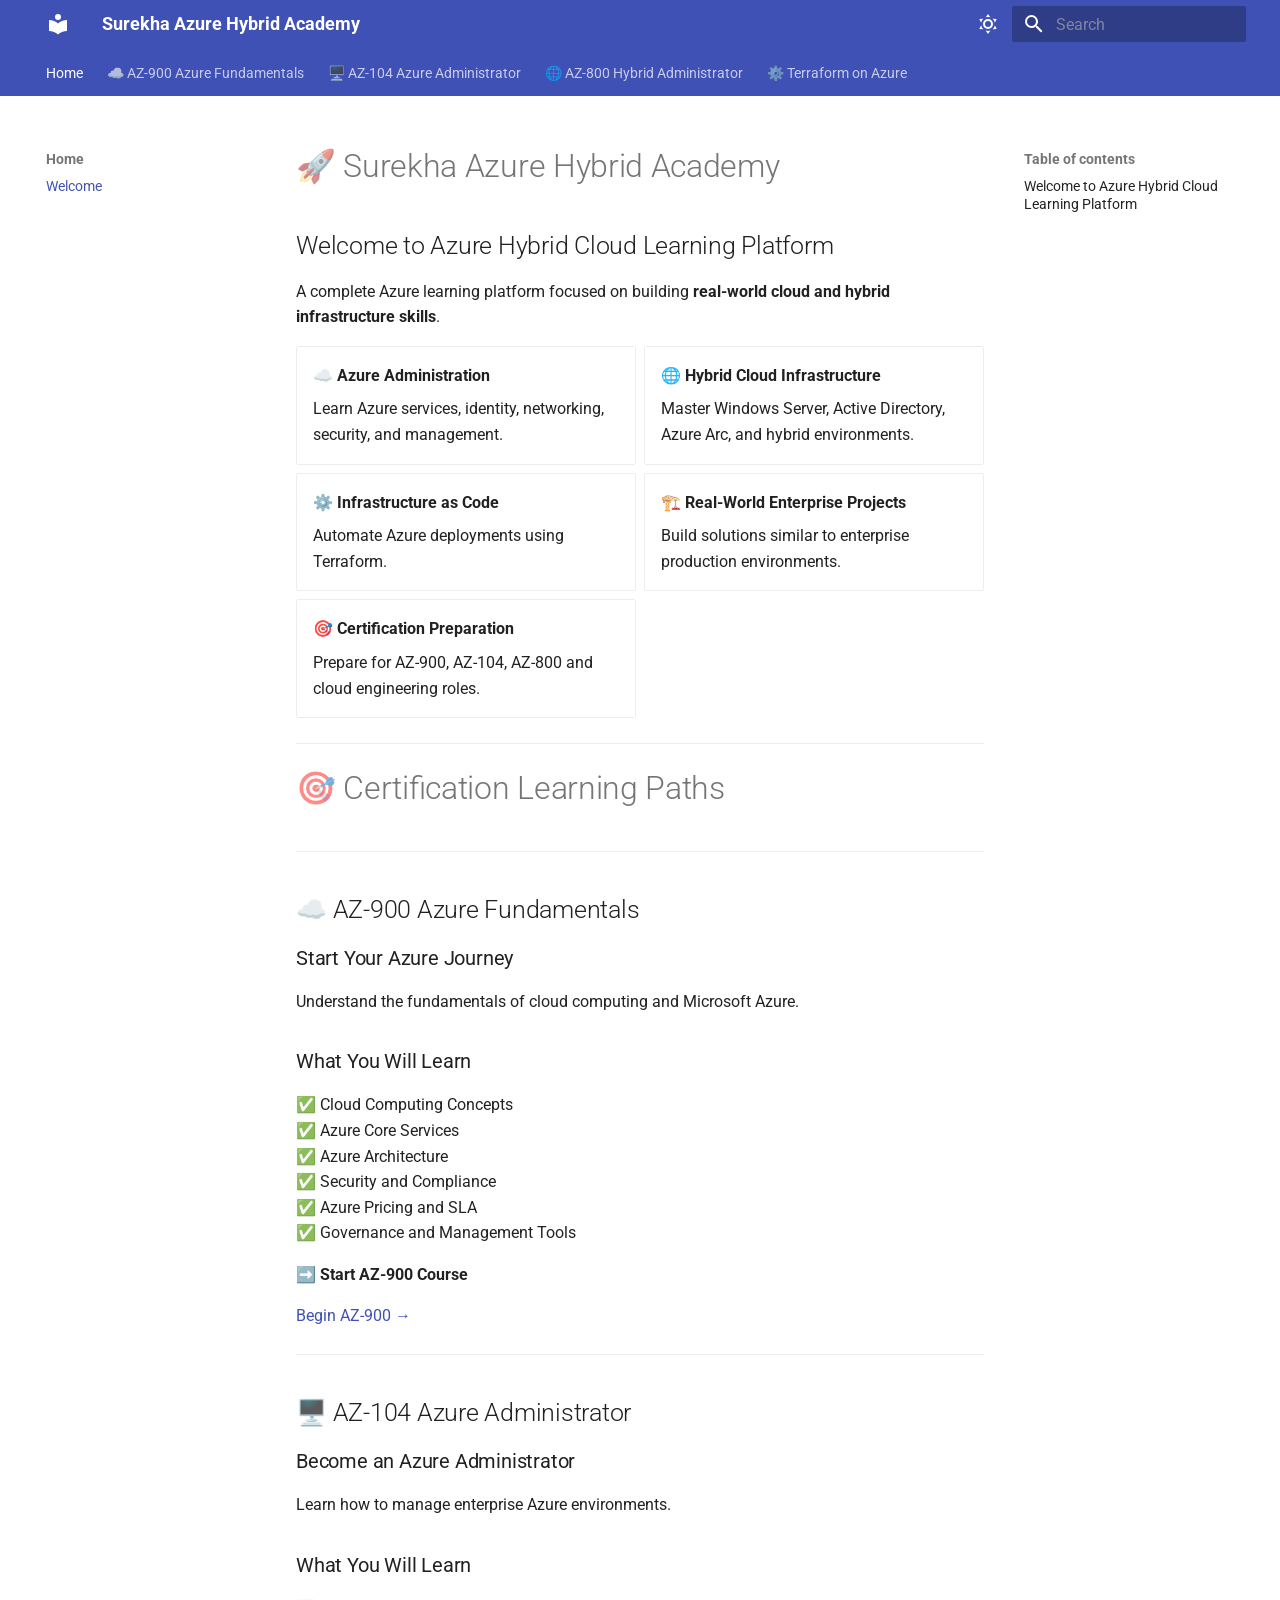
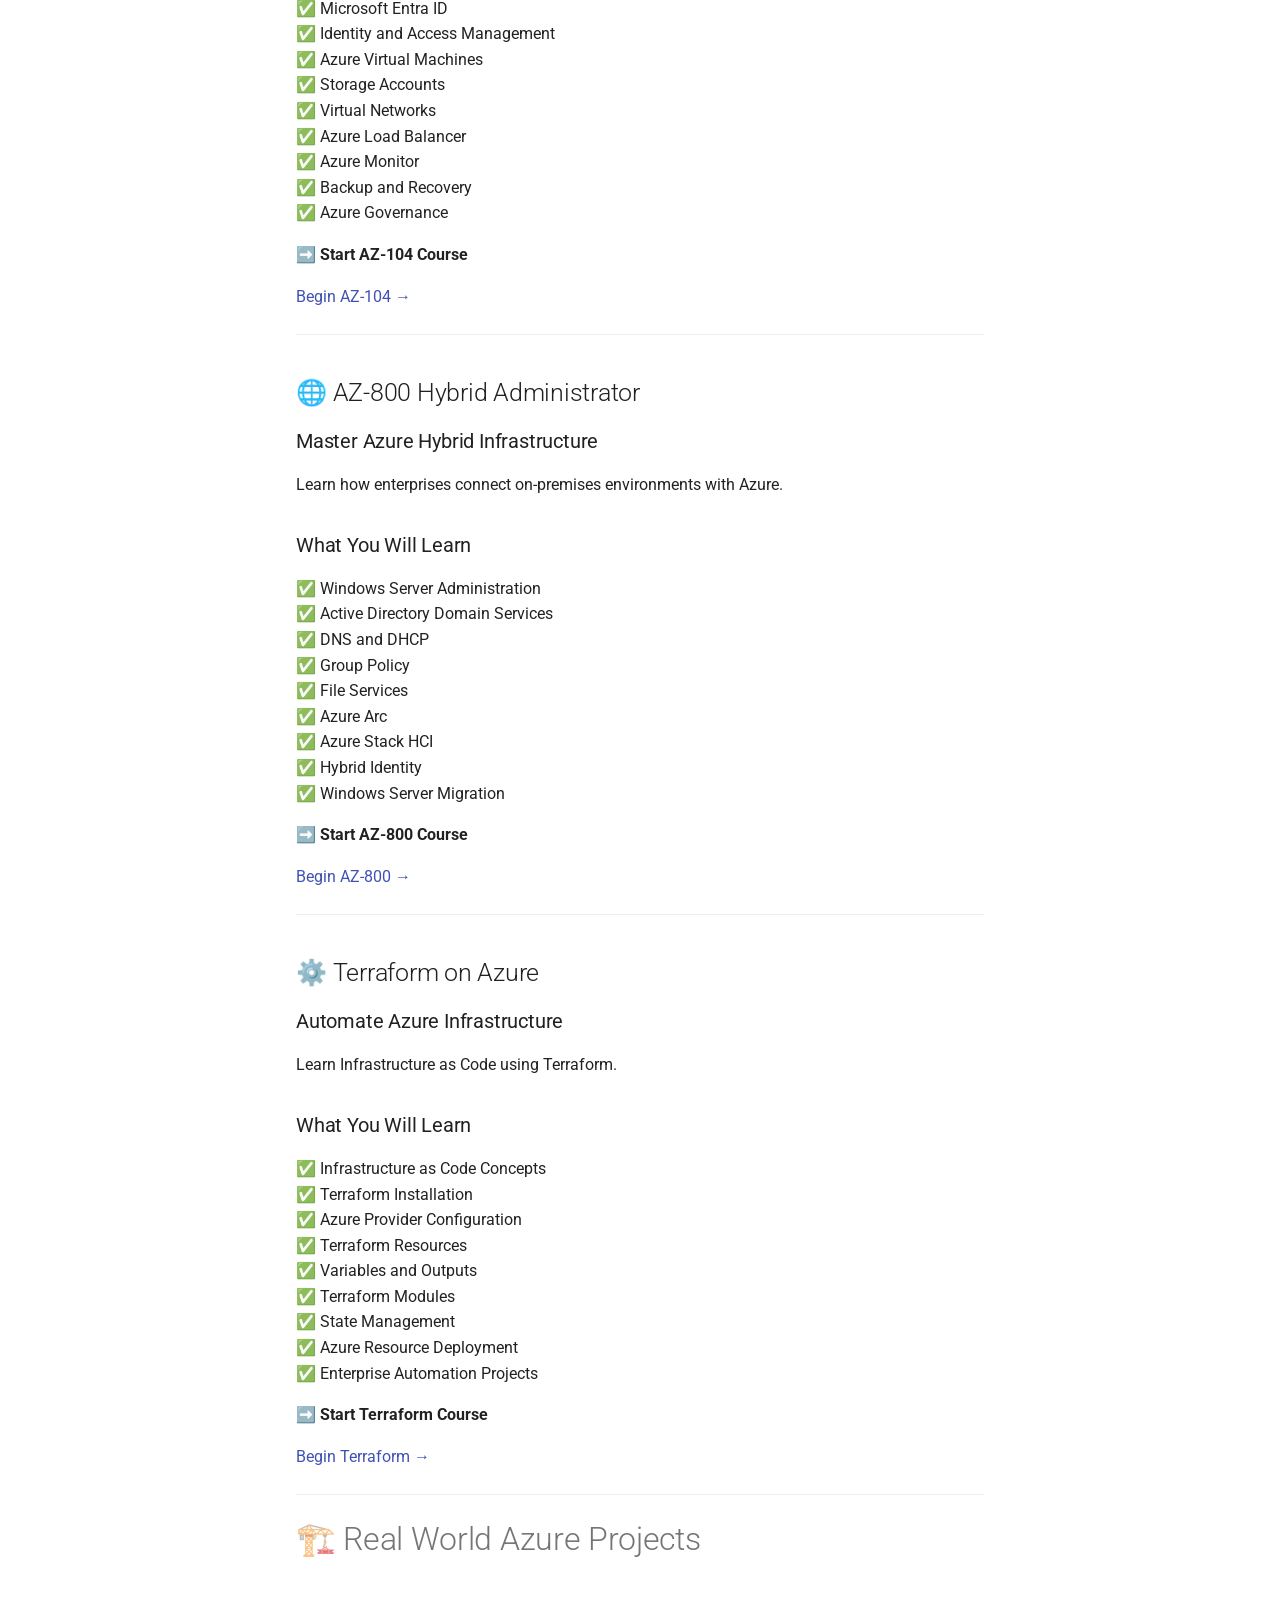
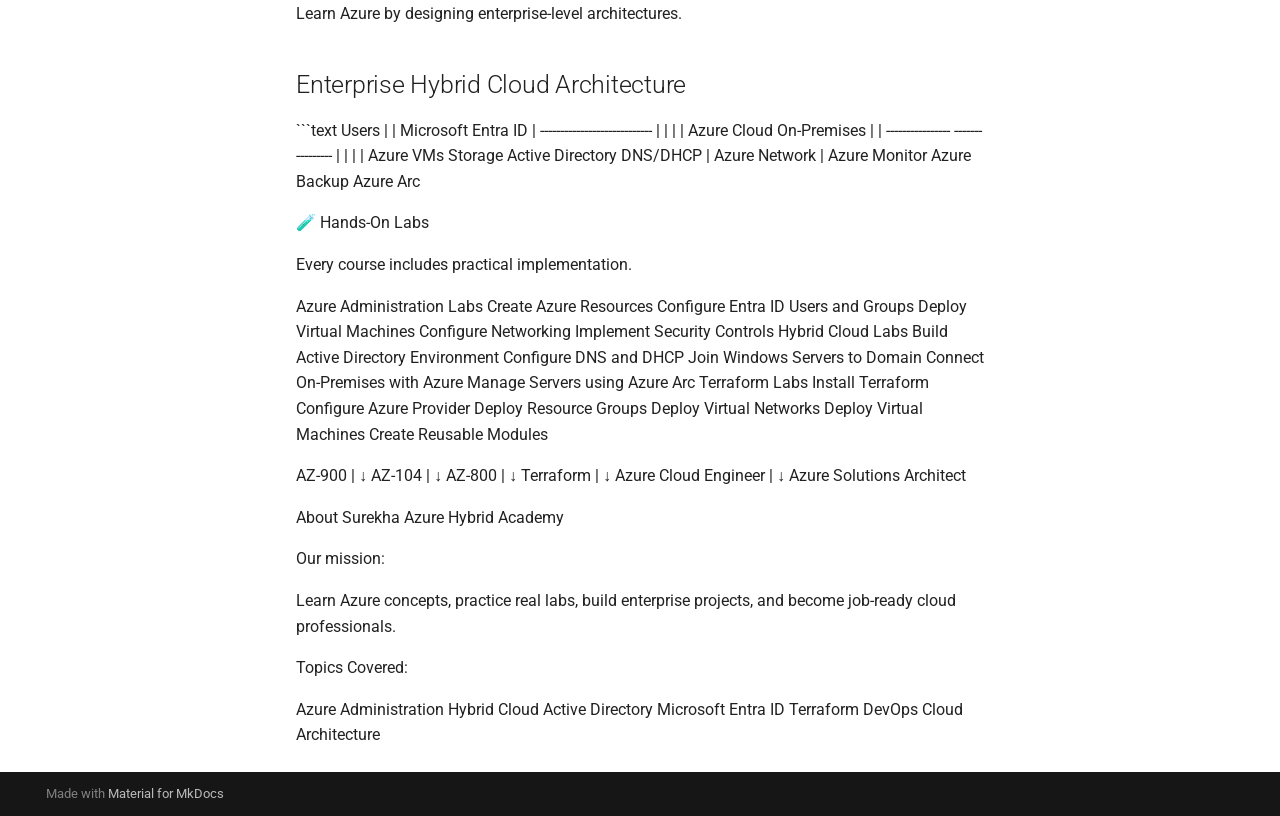
<file: index.html>
<!doctype html>
<html lang="en" class="no-js">
  <head>
    
      <meta charset="utf-8">
      <meta name="viewport" content="width=device-width,initial-scale=1">
      
        <meta name="description" content="Azure Administration, Hybrid Cloud, Terraform and Enterprise Cloud Projects">
      
      
        <meta name="author" content="Surekha Azure Hybrid Academy">
      
      
      
      
        <link rel="next" href="az900/introduction/">
      
      
        
      
      
      <link rel="icon" href="assets/images/favicon.png">
      <meta name="generator" content="mkdocs-1.6.1, mkdocs-material-9.7.7">
    
    
      
        <title>Welcome - Surekha Azure Hybrid Academy</title>
      
    
    
      <link rel="stylesheet" href="assets/stylesheets/main.ec1eaa64.min.css">
      
        
        <link rel="stylesheet" href="assets/stylesheets/palette.ab4e12ef.min.css">
      
      


    
    
      
    
    
      
        
        
        <link rel="preconnect" href="https://fonts.gstatic.com" crossorigin>
        <link rel="stylesheet" href="https://fonts.googleapis.com/css?family=Roboto:300,300i,400,400i,700,700i%7CRoboto+Mono:400,400i,700,700i&display=fallback">
        <style>:root{--md-text-font:"Roboto";--md-code-font:"Roboto Mono"}</style>
      
    
    
    <script>__md_scope=new URL(".",location),__md_hash=e=>[...e].reduce(((e,_)=>(e<<5)-e+_.charCodeAt(0)),0),__md_get=(e,_=localStorage,t=__md_scope)=>JSON.parse(_.getItem(t.pathname+"."+e)),__md_set=(e,_,t=localStorage,a=__md_scope)=>{try{t.setItem(a.pathname+"."+e,JSON.stringify(_))}catch(e){}}</script>
    
      

    
    
  </head>
  
  
    
    
      
    
    
    
    
    <body dir="ltr" data-md-color-scheme="default" data-md-color-primary="indigo" data-md-color-accent="indigo">
  
    
    <input class="md-toggle" data-md-toggle="drawer" type="checkbox" id="__drawer" autocomplete="off">
    <input class="md-toggle" data-md-toggle="search" type="checkbox" id="__search" autocomplete="off">
    <label class="md-overlay" for="__drawer"></label>
    <div data-md-component="skip">
      
        
        <a href="#surekha-azure-hybrid-academy" class="md-skip">
          Skip to content
        </a>
      
    </div>
    <div data-md-component="announce">
      
    </div>
    
    
      

<header class="md-header" data-md-component="header">
  <nav class="md-header__inner md-grid" aria-label="Header">
    <a href="." title="Surekha Azure Hybrid Academy" class="md-header__button md-logo" aria-label="Surekha Azure Hybrid Academy" data-md-component="logo">
      
  
  <svg xmlns="http://www.w3.org/2000/svg" viewBox="0 0 24 24"><path d="M12 8a3 3 0 0 0 3-3 3 3 0 0 0-3-3 3 3 0 0 0-3 3 3 3 0 0 0 3 3m0 3.54C9.64 9.35 6.5 8 3 8v11c3.5 0 6.64 1.35 9 3.54 2.36-2.19 5.5-3.54 9-3.54V8c-3.5 0-6.64 1.35-9 3.54"/></svg>

    </a>
    <label class="md-header__button md-icon" for="__drawer">
      
      <svg xmlns="http://www.w3.org/2000/svg" viewBox="0 0 24 24"><path d="M3 6h18v2H3zm0 5h18v2H3zm0 5h18v2H3z"/></svg>
    </label>
    <div class="md-header__title" data-md-component="header-title">
      <div class="md-header__ellipsis">
        <div class="md-header__topic">
          <span class="md-ellipsis">
            Surekha Azure Hybrid Academy
          </span>
        </div>
        <div class="md-header__topic" data-md-component="header-topic">
          <span class="md-ellipsis">
            
              Welcome
            
          </span>
        </div>
      </div>
    </div>
    
      
        <form class="md-header__option" data-md-component="palette">
  
    
    
    
    <input class="md-option" data-md-color-media="(prefers-color-scheme: light)" data-md-color-scheme="default" data-md-color-primary="indigo" data-md-color-accent="indigo"  aria-label="Light mode"  type="radio" name="__palette" id="__palette_0">
    
      <label class="md-header__button md-icon" title="Light mode" for="__palette_1" hidden>
        <svg xmlns="http://www.w3.org/2000/svg" viewBox="0 0 24 24"><path d="M12 7a5 5 0 0 1 5 5 5 5 0 0 1-5 5 5 5 0 0 1-5-5 5 5 0 0 1 5-5m0 2a3 3 0 0 0-3 3 3 3 0 0 0 3 3 3 3 0 0 0 3-3 3 3 0 0 0-3-3m0-7 2.39 3.42C13.65 5.15 12.84 5 12 5s-1.65.15-2.39.42zM3.34 7l4.16-.35A7.2 7.2 0 0 0 5.94 8.5c-.44.74-.69 1.5-.83 2.29zm.02 10 1.76-3.77a7.131 7.131 0 0 0 2.38 4.14zM20.65 7l-1.77 3.79a7.02 7.02 0 0 0-2.38-4.15zm-.01 10-4.14.36c.59-.51 1.12-1.14 1.54-1.86.42-.73.69-1.5.83-2.29zM12 22l-2.41-3.44c.74.27 1.55.44 2.41.44.82 0 1.63-.17 2.37-.44z"/></svg>
      </label>
    
  
    
    
    
    <input class="md-option" data-md-color-media="(prefers-color-scheme: dark)" data-md-color-scheme="slate" data-md-color-primary="indigo" data-md-color-accent="indigo"  aria-label="Dark mode"  type="radio" name="__palette" id="__palette_1">
    
      <label class="md-header__button md-icon" title="Dark mode" for="__palette_0" hidden>
        <svg xmlns="http://www.w3.org/2000/svg" viewBox="0 0 24 24"><path d="m17.75 4.09-2.53 1.94.91 3.06-2.63-1.81-2.63 1.81.91-3.06-2.53-1.94L12.44 4l1.06-3 1.06 3zm3.5 6.91-1.64 1.25.59 1.98-1.7-1.17-1.7 1.17.59-1.98L15.75 11l2.06-.05L18.5 9l.69 1.95zm-2.28 4.95c.83-.08 1.72 1.1 1.19 1.85-.32.45-.66.87-1.08 1.27C15.17 23 8.84 23 4.94 19.07c-3.91-3.9-3.91-10.24 0-14.14.4-.4.82-.76 1.27-1.08.75-.53 1.93.36 1.85 1.19-.27 2.86.69 5.83 2.89 8.02a9.96 9.96 0 0 0 8.02 2.89m-1.64 2.02a12.08 12.08 0 0 1-7.8-3.47c-2.17-2.19-3.33-5-3.49-7.82-2.81 3.14-2.7 7.96.31 10.98 3.02 3.01 7.84 3.12 10.98.31"/></svg>
      </label>
    
  
</form>
      
    
    
      <script>var palette=__md_get("__palette");if(palette&&palette.color){if("(prefers-color-scheme)"===palette.color.media){var media=matchMedia("(prefers-color-scheme: light)"),input=document.querySelector(media.matches?"[data-md-color-media='(prefers-color-scheme: light)']":"[data-md-color-media='(prefers-color-scheme: dark)']");palette.color.media=input.getAttribute("data-md-color-media"),palette.color.scheme=input.getAttribute("data-md-color-scheme"),palette.color.primary=input.getAttribute("data-md-color-primary"),palette.color.accent=input.getAttribute("data-md-color-accent")}for(var[key,value]of Object.entries(palette.color))document.body.setAttribute("data-md-color-"+key,value)}</script>
    
    
    
      
      
        <label class="md-header__button md-icon" for="__search">
          
          <svg xmlns="http://www.w3.org/2000/svg" viewBox="0 0 24 24"><path d="M9.5 3A6.5 6.5 0 0 1 16 9.5c0 1.61-.59 3.09-1.56 4.23l.27.27h.79l5 5-1.5 1.5-5-5v-.79l-.27-.27A6.52 6.52 0 0 1 9.5 16 6.5 6.5 0 0 1 3 9.5 6.5 6.5 0 0 1 9.5 3m0 2C7 5 5 7 5 9.5S7 14 9.5 14 14 12 14 9.5 12 5 9.5 5"/></svg>
        </label>
        <div class="md-search" data-md-component="search" role="dialog">
  <label class="md-search__overlay" for="__search"></label>
  <div class="md-search__inner" role="search">
    <form class="md-search__form" name="search">
      <input type="text" class="md-search__input" name="query" aria-label="Search" placeholder="Search" autocapitalize="off" autocorrect="off" autocomplete="off" spellcheck="false" data-md-component="search-query" required>
      <label class="md-search__icon md-icon" for="__search">
        
        <svg xmlns="http://www.w3.org/2000/svg" viewBox="0 0 24 24"><path d="M9.5 3A6.5 6.5 0 0 1 16 9.5c0 1.61-.59 3.09-1.56 4.23l.27.27h.79l5 5-1.5 1.5-5-5v-.79l-.27-.27A6.52 6.52 0 0 1 9.5 16 6.5 6.5 0 0 1 3 9.5 6.5 6.5 0 0 1 9.5 3m0 2C7 5 5 7 5 9.5S7 14 9.5 14 14 12 14 9.5 12 5 9.5 5"/></svg>
        
        <svg xmlns="http://www.w3.org/2000/svg" viewBox="0 0 24 24"><path d="M20 11v2H8l5.5 5.5-1.42 1.42L4.16 12l7.92-7.92L13.5 5.5 8 11z"/></svg>
      </label>
      <nav class="md-search__options" aria-label="Search">
        
        <button type="reset" class="md-search__icon md-icon" title="Clear" aria-label="Clear" tabindex="-1">
          
          <svg xmlns="http://www.w3.org/2000/svg" viewBox="0 0 24 24"><path d="M19 6.41 17.59 5 12 10.59 6.41 5 5 6.41 10.59 12 5 17.59 6.41 19 12 13.41 17.59 19 19 17.59 13.41 12z"/></svg>
        </button>
      </nav>
      
    </form>
    <div class="md-search__output">
      <div class="md-search__scrollwrap" tabindex="0" data-md-scrollfix>
        <div class="md-search-result" data-md-component="search-result">
          <div class="md-search-result__meta">
            Initializing search
          </div>
          <ol class="md-search-result__list" role="presentation"></ol>
        </div>
      </div>
    </div>
  </div>
</div>
      
    
    
  </nav>
  
</header>
    
    <div class="md-container" data-md-component="container">
      
      
        
          
            
<nav class="md-tabs" aria-label="Tabs" data-md-component="tabs">
  <div class="md-grid">
    <ul class="md-tabs__list">
      
        
  
  
  
    
  
  
    
    
      <li class="md-tabs__item md-tabs__item--active">
        <a href="." class="md-tabs__link">
          
  
  
  Home

        </a>
      </li>
    
  

      
        
  
  
  
  
    
    
      <li class="md-tabs__item">
        <a href="az900/introduction/" class="md-tabs__link">
          
  
  
  ☁️ AZ-900 Azure Fundamentals

        </a>
      </li>
    
  

      
        
  
  
  
  
    
    
      <li class="md-tabs__item">
        <a href="az104/introduction/" class="md-tabs__link">
          
  
  
  🖥️ AZ-104 Azure Administrator

        </a>
      </li>
    
  

      
        
  
  
  
  
    
    
      <li class="md-tabs__item">
        <a href="az800/introduction/" class="md-tabs__link">
          
  
  
  🌐 AZ-800 Hybrid Administrator

        </a>
      </li>
    
  

      
        
  
  
  
  
    
    
      <li class="md-tabs__item">
        <a href="terraform/introduction/" class="md-tabs__link">
          
  
  
  ⚙️ Terraform on Azure

        </a>
      </li>
    
  

      
    </ul>
  </div>
</nav>
          
        
      
      <main class="md-main" data-md-component="main">
        <div class="md-main__inner md-grid">
          
            
              
              <div class="md-sidebar md-sidebar--primary" data-md-component="sidebar" data-md-type="navigation" >
                <div class="md-sidebar__scrollwrap">
                  <div class="md-sidebar__inner">
                    


  


<nav class="md-nav md-nav--primary md-nav--lifted" aria-label="Navigation" data-md-level="0">
  <label class="md-nav__title" for="__drawer">
    <a href="." title="Surekha Azure Hybrid Academy" class="md-nav__button md-logo" aria-label="Surekha Azure Hybrid Academy" data-md-component="logo">
      
  
  <svg xmlns="http://www.w3.org/2000/svg" viewBox="0 0 24 24"><path d="M12 8a3 3 0 0 0 3-3 3 3 0 0 0-3-3 3 3 0 0 0-3 3 3 3 0 0 0 3 3m0 3.54C9.64 9.35 6.5 8 3 8v11c3.5 0 6.64 1.35 9 3.54 2.36-2.19 5.5-3.54 9-3.54V8c-3.5 0-6.64 1.35-9 3.54"/></svg>

    </a>
    Surekha Azure Hybrid Academy
  </label>
  
  <ul class="md-nav__list" data-md-scrollfix>
    
      
      
  
  
    
  
  
  
    
    
    
    
      
        
        
      
      
        
      
    
    
    <li class="md-nav__item md-nav__item--active md-nav__item--section md-nav__item--nested">
      
        
        
        <input class="md-nav__toggle md-toggle " type="checkbox" id="__nav_1" checked>
        
          
          <label class="md-nav__link" for="__nav_1" id="__nav_1_label" tabindex="">
            
  
  
  <span class="md-ellipsis">
    
  
    Home
  

    
  </span>
  
  

            <span class="md-nav__icon md-icon"></span>
          </label>
        
        <nav class="md-nav" data-md-level="1" aria-labelledby="__nav_1_label" aria-expanded="true">
          <label class="md-nav__title" for="__nav_1">
            <span class="md-nav__icon md-icon"></span>
            
  
    Home
  

          </label>
          <ul class="md-nav__list" data-md-scrollfix>
            
              
                
  
  
    
  
  
  
    <li class="md-nav__item md-nav__item--active">
      
      <input class="md-nav__toggle md-toggle" type="checkbox" id="__toc">
      
      
        
      
      
        <label class="md-nav__link md-nav__link--active" for="__toc">
          
  
  
  <span class="md-ellipsis">
    
  
    Welcome
  

    
  </span>
  
  

          <span class="md-nav__icon md-icon"></span>
        </label>
      
      <a href="." class="md-nav__link md-nav__link--active">
        
  
  
  <span class="md-ellipsis">
    
  
    Welcome
  

    
  </span>
  
  

      </a>
      
        

<nav class="md-nav md-nav--secondary" aria-label="Table of contents">
  
  
  
    
  
  
    <label class="md-nav__title" for="__toc">
      <span class="md-nav__icon md-icon"></span>
      Table of contents
    </label>
    <ul class="md-nav__list" data-md-component="toc" data-md-scrollfix>
      
        <li class="md-nav__item">
  <a href="#welcome-to-azure-hybrid-cloud-learning-platform" class="md-nav__link">
    <span class="md-ellipsis">
      
        Welcome to Azure Hybrid Cloud Learning Platform
      
    </span>
  </a>
  
</li>
      
    </ul>
  
</nav>
      
    </li>
  

              
            
          </ul>
        </nav>
      
    </li>
  

    
      
      
  
  
  
  
    
    
    
    
      
      
        
      
    
    
    <li class="md-nav__item md-nav__item--nested">
      
        
        
          
        
        <input class="md-nav__toggle md-toggle md-toggle--indeterminate" type="checkbox" id="__nav_2" >
        
          
          <label class="md-nav__link" for="__nav_2" id="__nav_2_label" tabindex="0">
            
  
  
  <span class="md-ellipsis">
    
  
    ☁️ AZ-900 Azure Fundamentals
  

    
  </span>
  
  

            <span class="md-nav__icon md-icon"></span>
          </label>
        
        <nav class="md-nav" data-md-level="1" aria-labelledby="__nav_2_label" aria-expanded="false">
          <label class="md-nav__title" for="__nav_2">
            <span class="md-nav__icon md-icon"></span>
            
  
    ☁️ AZ-900 Azure Fundamentals
  

          </label>
          <ul class="md-nav__list" data-md-scrollfix>
            
              
                
  
  
  
  
    <li class="md-nav__item">
      <a href="az900/introduction/" class="md-nav__link">
        
  
  
  <span class="md-ellipsis">
    
  
    Introduction
  

    
  </span>
  
  

      </a>
    </li>
  

              
            
          </ul>
        </nav>
      
    </li>
  

    
      
      
  
  
  
  
    
    
    
    
      
      
        
      
    
    
    <li class="md-nav__item md-nav__item--nested">
      
        
        
          
        
        <input class="md-nav__toggle md-toggle md-toggle--indeterminate" type="checkbox" id="__nav_3" >
        
          
          <label class="md-nav__link" for="__nav_3" id="__nav_3_label" tabindex="0">
            
  
  
  <span class="md-ellipsis">
    
  
    🖥️ AZ-104 Azure Administrator
  

    
  </span>
  
  

            <span class="md-nav__icon md-icon"></span>
          </label>
        
        <nav class="md-nav" data-md-level="1" aria-labelledby="__nav_3_label" aria-expanded="false">
          <label class="md-nav__title" for="__nav_3">
            <span class="md-nav__icon md-icon"></span>
            
  
    🖥️ AZ-104 Azure Administrator
  

          </label>
          <ul class="md-nav__list" data-md-scrollfix>
            
              
                
  
  
  
  
    <li class="md-nav__item">
      <a href="az104/introduction/" class="md-nav__link">
        
  
  
  <span class="md-ellipsis">
    
  
    Introduction
  

    
  </span>
  
  

      </a>
    </li>
  

              
            
              
                
  
  
  
  
    <li class="md-nav__item">
      <a href="az104/identity/" class="md-nav__link">
        
  
  
  <span class="md-ellipsis">
    
  
    Identity Management
  

    
  </span>
  
  

      </a>
    </li>
  

              
            
              
                
  
  
  
  
    <li class="md-nav__item">
      <a href="az104/storage/" class="md-nav__link">
        
  
  
  <span class="md-ellipsis">
    
  
    Storage
  

    
  </span>
  
  

      </a>
    </li>
  

              
            
              
                
  
  
  
  
    <li class="md-nav__item">
      <a href="az104/virtual-machines/" class="md-nav__link">
        
  
  
  <span class="md-ellipsis">
    
  
    Virtual Machines
  

    
  </span>
  
  

      </a>
    </li>
  

              
            
              
                
  
  
  
  
    <li class="md-nav__item">
      <a href="az104/networking/" class="md-nav__link">
        
  
  
  <span class="md-ellipsis">
    
  
    Networking
  

    
  </span>
  
  

      </a>
    </li>
  

              
            
          </ul>
        </nav>
      
    </li>
  

    
      
      
  
  
  
  
    
    
    
    
      
      
        
      
    
    
    <li class="md-nav__item md-nav__item--nested">
      
        
        
          
        
        <input class="md-nav__toggle md-toggle md-toggle--indeterminate" type="checkbox" id="__nav_4" >
        
          
          <label class="md-nav__link" for="__nav_4" id="__nav_4_label" tabindex="0">
            
  
  
  <span class="md-ellipsis">
    
  
    🌐 AZ-800 Hybrid Administrator
  

    
  </span>
  
  

            <span class="md-nav__icon md-icon"></span>
          </label>
        
        <nav class="md-nav" data-md-level="1" aria-labelledby="__nav_4_label" aria-expanded="false">
          <label class="md-nav__title" for="__nav_4">
            <span class="md-nav__icon md-icon"></span>
            
  
    🌐 AZ-800 Hybrid Administrator
  

          </label>
          <ul class="md-nav__list" data-md-scrollfix>
            
              
                
  
  
  
  
    <li class="md-nav__item">
      <a href="az800/introduction/" class="md-nav__link">
        
  
  
  <span class="md-ellipsis">
    
  
    Introduction
  

    
  </span>
  
  

      </a>
    </li>
  

              
            
          </ul>
        </nav>
      
    </li>
  

    
      
      
  
  
  
  
    
    
    
    
      
      
        
      
    
    
    <li class="md-nav__item md-nav__item--nested">
      
        
        
          
        
        <input class="md-nav__toggle md-toggle md-toggle--indeterminate" type="checkbox" id="__nav_5" >
        
          
          <label class="md-nav__link" for="__nav_5" id="__nav_5_label" tabindex="0">
            
  
  
  <span class="md-ellipsis">
    
  
    ⚙️ Terraform on Azure
  

    
  </span>
  
  

            <span class="md-nav__icon md-icon"></span>
          </label>
        
        <nav class="md-nav" data-md-level="1" aria-labelledby="__nav_5_label" aria-expanded="false">
          <label class="md-nav__title" for="__nav_5">
            <span class="md-nav__icon md-icon"></span>
            
  
    ⚙️ Terraform on Azure
  

          </label>
          <ul class="md-nav__list" data-md-scrollfix>
            
              
                
  
  
  
  
    <li class="md-nav__item">
      <a href="terraform/introduction/" class="md-nav__link">
        
  
  
  <span class="md-ellipsis">
    
  
    Introduction
  

    
  </span>
  
  

      </a>
    </li>
  

              
            
          </ul>
        </nav>
      
    </li>
  

    
  </ul>
</nav>
                  </div>
                </div>
              </div>
            
            
              
              <div class="md-sidebar md-sidebar--secondary" data-md-component="sidebar" data-md-type="toc" >
                <div class="md-sidebar__scrollwrap">
                  <div class="md-sidebar__inner">
                    

<nav class="md-nav md-nav--secondary" aria-label="Table of contents">
  
  
  
    
  
  
    <label class="md-nav__title" for="__toc">
      <span class="md-nav__icon md-icon"></span>
      Table of contents
    </label>
    <ul class="md-nav__list" data-md-component="toc" data-md-scrollfix>
      
        <li class="md-nav__item">
  <a href="#welcome-to-azure-hybrid-cloud-learning-platform" class="md-nav__link">
    <span class="md-ellipsis">
      
        Welcome to Azure Hybrid Cloud Learning Platform
      
    </span>
  </a>
  
</li>
      
    </ul>
  
</nav>
                  </div>
                </div>
              </div>
            
          
          
            <div class="md-content" data-md-component="content">
              
              <article class="md-content__inner md-typeset">
                
                  



<h1 id="surekha-azure-hybrid-academy">🚀 Surekha Azure Hybrid Academy</h1>
<h2 id="welcome-to-azure-hybrid-cloud-learning-platform">Welcome to Azure Hybrid Cloud Learning Platform</h2>
<p>A complete Azure learning platform focused on building <strong>real-world cloud and hybrid infrastructure skills</strong>.</p>
<div class="grid cards">
<ul>
<li>
<p>☁️ <strong>Azure Administration</strong></p>
<p>Learn Azure services, identity, networking, security, and management.</p>
</li>
<li>
<p>🌐 <strong>Hybrid Cloud Infrastructure</strong></p>
<p>Master Windows Server, Active Directory, Azure Arc, and hybrid environments.</p>
</li>
<li>
<p>⚙️ <strong>Infrastructure as Code</strong></p>
<p>Automate Azure deployments using Terraform.</p>
</li>
<li>
<p>🏗️ <strong>Real-World Enterprise Projects</strong></p>
<p>Build solutions similar to enterprise production environments.</p>
</li>
<li>
<p>🎯 <strong>Certification Preparation</strong></p>
<p>Prepare for AZ-900, AZ-104, AZ-800 and cloud engineering roles.</p>
</li>
</ul>
</div>
<hr />
<h1 id="certification-learning-paths">🎯 Certification Learning Paths</h1>
<hr />
<h2 id="az-900-azure-fundamentals">☁️ AZ-900 Azure Fundamentals</h2>
<h3 id="start-your-azure-journey">Start Your Azure Journey</h3>
<p>Understand the fundamentals of cloud computing and Microsoft Azure.</p>
<h3 id="what-you-will-learn">What You Will Learn</h3>
<p>✅ Cloud Computing Concepts<br />
✅ Azure Core Services<br />
✅ Azure Architecture<br />
✅ Security and Compliance<br />
✅ Azure Pricing and SLA<br />
✅ Governance and Management Tools  </p>
<p>➡️ <strong>Start AZ-900 Course</strong></p>
<p><a href="az900/introduction/">Begin AZ-900 →</a></p>
<hr />
<h2 id="az-104-azure-administrator">🖥️ AZ-104 Azure Administrator</h2>
<h3 id="become-an-azure-administrator">Become an Azure Administrator</h3>
<p>Learn how to manage enterprise Azure environments.</p>
<h3 id="what-you-will-learn_1">What You Will Learn</h3>
<p>✅ Microsoft Entra ID<br />
✅ Identity and Access Management<br />
✅ Azure Virtual Machines<br />
✅ Storage Accounts<br />
✅ Virtual Networks<br />
✅ Azure Load Balancer<br />
✅ Azure Monitor<br />
✅ Backup and Recovery<br />
✅ Azure Governance  </p>
<p>➡️ <strong>Start AZ-104 Course</strong></p>
<p><a href="az104/introduction/">Begin AZ-104 →</a></p>
<hr />
<h2 id="az-800-hybrid-administrator">🌐 AZ-800 Hybrid Administrator</h2>
<h3 id="master-azure-hybrid-infrastructure">Master Azure Hybrid Infrastructure</h3>
<p>Learn how enterprises connect on-premises environments with Azure.</p>
<h3 id="what-you-will-learn_2">What You Will Learn</h3>
<p>✅ Windows Server Administration<br />
✅ Active Directory Domain Services<br />
✅ DNS and DHCP<br />
✅ Group Policy<br />
✅ File Services<br />
✅ Azure Arc<br />
✅ Azure Stack HCI<br />
✅ Hybrid Identity<br />
✅ Windows Server Migration  </p>
<p>➡️ <strong>Start AZ-800 Course</strong></p>
<p><a href="az800/introduction/">Begin AZ-800 →</a></p>
<hr />
<h2 id="terraform-on-azure">⚙️ Terraform on Azure</h2>
<h3 id="automate-azure-infrastructure">Automate Azure Infrastructure</h3>
<p>Learn Infrastructure as Code using Terraform.</p>
<h3 id="what-you-will-learn_3">What You Will Learn</h3>
<p>✅ Infrastructure as Code Concepts<br />
✅ Terraform Installation<br />
✅ Azure Provider Configuration<br />
✅ Terraform Resources<br />
✅ Variables and Outputs<br />
✅ Terraform Modules<br />
✅ State Management<br />
✅ Azure Resource Deployment<br />
✅ Enterprise Automation Projects  </p>
<p>➡️ <strong>Start Terraform Course</strong></p>
<p><a href="terraform/introduction/">Begin Terraform →</a></p>
<hr />
<h1 id="real-world-azure-projects">🏗️ Real World Azure Projects</h1>
<p>Learn Azure by designing enterprise-level architectures.</p>
<h2 id="enterprise-hybrid-cloud-architecture">Enterprise Hybrid Cloud Architecture</h2>
<p>```text
                         Users
                           |
                           |
                   Microsoft Entra ID
                           |
              ----------------------------
              |                          |
              |                          |
        Azure Cloud                On-Premises
              |                          |
     ----------------              ----------------
     |              |              |              |
 Azure VMs     Storage       Active Directory   DNS/DHCP
     |
 Azure Network
     |
 Azure Monitor
 Azure Backup
 Azure Arc</p>
<p>🧪 Hands-On Labs</p>
<p>Every course includes practical implementation.</p>
<p>Azure Administration Labs
Create Azure Resources
Configure Entra ID Users and Groups
Deploy Virtual Machines
Configure Networking
Implement Security Controls
Hybrid Cloud Labs
Build Active Directory Environment
Configure DNS and DHCP
Join Windows Servers to Domain
Connect On-Premises with Azure
Manage Servers using Azure Arc
Terraform Labs
Install Terraform
Configure Azure Provider
Deploy Resource Groups
Deploy Virtual Networks
Deploy Virtual Machines
Create Reusable Modules</p>
<p>AZ-900
  |
  ↓
AZ-104
  |
  ↓
AZ-800
  |
  ↓
Terraform
  |
  ↓
Azure Cloud Engineer
  |
  ↓
Azure Solutions Architect</p>
<p>About Surekha Azure Hybrid Academy</p>
<p>Our mission:</p>
<p>Learn Azure concepts, practice real labs, build enterprise projects, and become job-ready cloud professionals.</p>
<p>Topics Covered:</p>
<p>Azure Administration
Hybrid Cloud
Active Directory
Microsoft Entra ID
Terraform
DevOps
Cloud Architecture</p>












                
              </article>
            </div>
          
          
<script>var target=document.getElementById(location.hash.slice(1));target&&target.name&&(target.checked=target.name.startsWith("__tabbed_"))</script>
        </div>
        
          <button type="button" class="md-top md-icon" data-md-component="top" hidden>
  
  <svg xmlns="http://www.w3.org/2000/svg" viewBox="0 0 24 24"><path d="M13 20h-2V8l-5.5 5.5-1.42-1.42L12 4.16l7.92 7.92-1.42 1.42L13 8z"/></svg>
  Back to top
</button>
        
      </main>
      
        <footer class="md-footer">
  
  <div class="md-footer-meta md-typeset">
    <div class="md-footer-meta__inner md-grid">
      <div class="md-copyright">
  
  
    Made with
    <a href="https://squidfunk.github.io/mkdocs-material/" target="_blank" rel="noopener">
      Material for MkDocs
    </a>
  
</div>
      
    </div>
  </div>
</footer>
      
    </div>
    <div class="md-dialog" data-md-component="dialog">
      <div class="md-dialog__inner md-typeset"></div>
    </div>
    
    
    
      
      
      <script id="__config" type="application/json">{"annotate": null, "base": ".", "features": ["navigation.tabs", "navigation.sections", "navigation.expand", "navigation.top", "search.highlight", "content.code.copy"], "search": "assets/javascripts/workers/search.2c215733.min.js", "tags": null, "translations": {"clipboard.copied": "Copied to clipboard", "clipboard.copy": "Copy to clipboard", "search.result.more.one": "1 more on this page", "search.result.more.other": "# more on this page", "search.result.none": "No matching documents", "search.result.one": "1 matching document", "search.result.other": "# matching documents", "search.result.placeholder": "Type to start searching", "search.result.term.missing": "Missing", "select.version": "Select version"}, "version": null}</script>
    
    
      <script src="assets/javascripts/bundle.d7400e89.min.js"></script>
      
    
  </body>
</html>
</file>
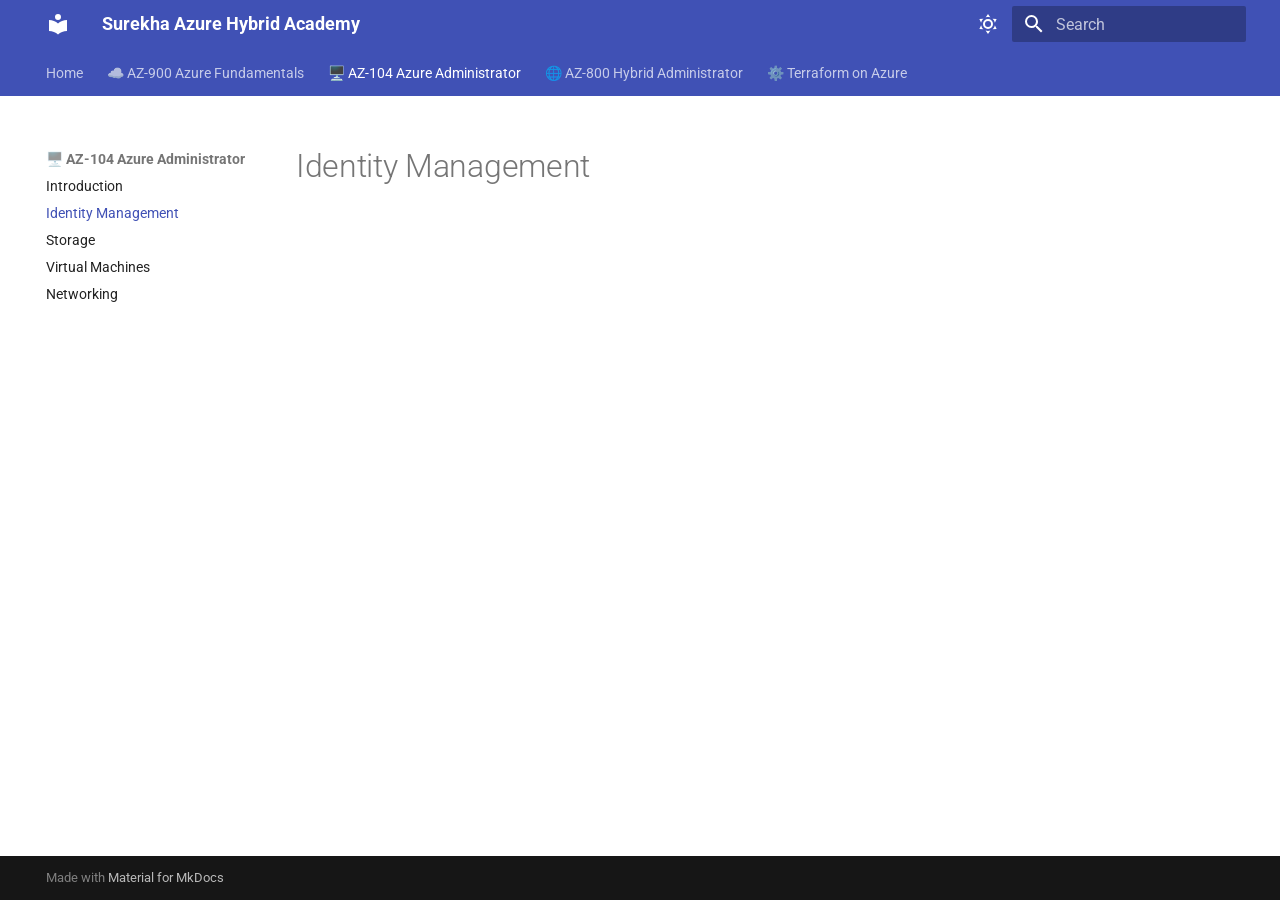
<file: az104/identity/index.html>
<!doctype html>
<html lang="en" class="no-js">
  <head>
    
      <meta charset="utf-8">
      <meta name="viewport" content="width=device-width,initial-scale=1">
      
        <meta name="description" content="Azure Administration, Hybrid Cloud, Terraform and Enterprise Cloud Projects">
      
      
        <meta name="author" content="Surekha Azure Hybrid Academy">
      
      
      
        <link rel="prev" href="../introduction/">
      
      
        <link rel="next" href="../storage/">
      
      
        
      
      
      <link rel="icon" href="../../assets/images/favicon.png">
      <meta name="generator" content="mkdocs-1.6.1, mkdocs-material-9.7.7">
    
    
      
        <title>Identity Management - Surekha Azure Hybrid Academy</title>
      
    
    
      <link rel="stylesheet" href="../../assets/stylesheets/main.ec1eaa64.min.css">
      
        
        <link rel="stylesheet" href="../../assets/stylesheets/palette.ab4e12ef.min.css">
      
      


    
    
      
    
    
      
        
        
        <link rel="preconnect" href="https://fonts.gstatic.com" crossorigin>
        <link rel="stylesheet" href="https://fonts.googleapis.com/css?family=Roboto:300,300i,400,400i,700,700i%7CRoboto+Mono:400,400i,700,700i&display=fallback">
        <style>:root{--md-text-font:"Roboto";--md-code-font:"Roboto Mono"}</style>
      
    
    
    <script>__md_scope=new URL("../..",location),__md_hash=e=>[...e].reduce(((e,_)=>(e<<5)-e+_.charCodeAt(0)),0),__md_get=(e,_=localStorage,t=__md_scope)=>JSON.parse(_.getItem(t.pathname+"."+e)),__md_set=(e,_,t=localStorage,a=__md_scope)=>{try{t.setItem(a.pathname+"."+e,JSON.stringify(_))}catch(e){}}</script>
    
      

    
    
  </head>
  
  
    
    
      
    
    
    
    
    <body dir="ltr" data-md-color-scheme="default" data-md-color-primary="indigo" data-md-color-accent="indigo">
  
    
    <input class="md-toggle" data-md-toggle="drawer" type="checkbox" id="__drawer" autocomplete="off">
    <input class="md-toggle" data-md-toggle="search" type="checkbox" id="__search" autocomplete="off">
    <label class="md-overlay" for="__drawer"></label>
    <div data-md-component="skip">
      
    </div>
    <div data-md-component="announce">
      
    </div>
    
    
      

<header class="md-header" data-md-component="header">
  <nav class="md-header__inner md-grid" aria-label="Header">
    <a href="../.." title="Surekha Azure Hybrid Academy" class="md-header__button md-logo" aria-label="Surekha Azure Hybrid Academy" data-md-component="logo">
      
  
  <svg xmlns="http://www.w3.org/2000/svg" viewBox="0 0 24 24"><path d="M12 8a3 3 0 0 0 3-3 3 3 0 0 0-3-3 3 3 0 0 0-3 3 3 3 0 0 0 3 3m0 3.54C9.64 9.35 6.5 8 3 8v11c3.5 0 6.64 1.35 9 3.54 2.36-2.19 5.5-3.54 9-3.54V8c-3.5 0-6.64 1.35-9 3.54"/></svg>

    </a>
    <label class="md-header__button md-icon" for="__drawer">
      
      <svg xmlns="http://www.w3.org/2000/svg" viewBox="0 0 24 24"><path d="M3 6h18v2H3zm0 5h18v2H3zm0 5h18v2H3z"/></svg>
    </label>
    <div class="md-header__title" data-md-component="header-title">
      <div class="md-header__ellipsis">
        <div class="md-header__topic">
          <span class="md-ellipsis">
            Surekha Azure Hybrid Academy
          </span>
        </div>
        <div class="md-header__topic" data-md-component="header-topic">
          <span class="md-ellipsis">
            
              Identity Management
            
          </span>
        </div>
      </div>
    </div>
    
      
        <form class="md-header__option" data-md-component="palette">
  
    
    
    
    <input class="md-option" data-md-color-media="(prefers-color-scheme: light)" data-md-color-scheme="default" data-md-color-primary="indigo" data-md-color-accent="indigo"  aria-label="Light mode"  type="radio" name="__palette" id="__palette_0">
    
      <label class="md-header__button md-icon" title="Light mode" for="__palette_1" hidden>
        <svg xmlns="http://www.w3.org/2000/svg" viewBox="0 0 24 24"><path d="M12 7a5 5 0 0 1 5 5 5 5 0 0 1-5 5 5 5 0 0 1-5-5 5 5 0 0 1 5-5m0 2a3 3 0 0 0-3 3 3 3 0 0 0 3 3 3 3 0 0 0 3-3 3 3 0 0 0-3-3m0-7 2.39 3.42C13.65 5.15 12.84 5 12 5s-1.65.15-2.39.42zM3.34 7l4.16-.35A7.2 7.2 0 0 0 5.94 8.5c-.44.74-.69 1.5-.83 2.29zm.02 10 1.76-3.77a7.131 7.131 0 0 0 2.38 4.14zM20.65 7l-1.77 3.79a7.02 7.02 0 0 0-2.38-4.15zm-.01 10-4.14.36c.59-.51 1.12-1.14 1.54-1.86.42-.73.69-1.5.83-2.29zM12 22l-2.41-3.44c.74.27 1.55.44 2.41.44.82 0 1.63-.17 2.37-.44z"/></svg>
      </label>
    
  
    
    
    
    <input class="md-option" data-md-color-media="(prefers-color-scheme: dark)" data-md-color-scheme="slate" data-md-color-primary="indigo" data-md-color-accent="indigo"  aria-label="Dark mode"  type="radio" name="__palette" id="__palette_1">
    
      <label class="md-header__button md-icon" title="Dark mode" for="__palette_0" hidden>
        <svg xmlns="http://www.w3.org/2000/svg" viewBox="0 0 24 24"><path d="m17.75 4.09-2.53 1.94.91 3.06-2.63-1.81-2.63 1.81.91-3.06-2.53-1.94L12.44 4l1.06-3 1.06 3zm3.5 6.91-1.64 1.25.59 1.98-1.7-1.17-1.7 1.17.59-1.98L15.75 11l2.06-.05L18.5 9l.69 1.95zm-2.28 4.95c.83-.08 1.72 1.1 1.19 1.85-.32.45-.66.87-1.08 1.27C15.17 23 8.84 23 4.94 19.07c-3.91-3.9-3.91-10.24 0-14.14.4-.4.82-.76 1.27-1.08.75-.53 1.93.36 1.85 1.19-.27 2.86.69 5.83 2.89 8.02a9.96 9.96 0 0 0 8.02 2.89m-1.64 2.02a12.08 12.08 0 0 1-7.8-3.47c-2.17-2.19-3.33-5-3.49-7.82-2.81 3.14-2.7 7.96.31 10.98 3.02 3.01 7.84 3.12 10.98.31"/></svg>
      </label>
    
  
</form>
      
    
    
      <script>var palette=__md_get("__palette");if(palette&&palette.color){if("(prefers-color-scheme)"===palette.color.media){var media=matchMedia("(prefers-color-scheme: light)"),input=document.querySelector(media.matches?"[data-md-color-media='(prefers-color-scheme: light)']":"[data-md-color-media='(prefers-color-scheme: dark)']");palette.color.media=input.getAttribute("data-md-color-media"),palette.color.scheme=input.getAttribute("data-md-color-scheme"),palette.color.primary=input.getAttribute("data-md-color-primary"),palette.color.accent=input.getAttribute("data-md-color-accent")}for(var[key,value]of Object.entries(palette.color))document.body.setAttribute("data-md-color-"+key,value)}</script>
    
    
    
      
      
        <label class="md-header__button md-icon" for="__search">
          
          <svg xmlns="http://www.w3.org/2000/svg" viewBox="0 0 24 24"><path d="M9.5 3A6.5 6.5 0 0 1 16 9.5c0 1.61-.59 3.09-1.56 4.23l.27.27h.79l5 5-1.5 1.5-5-5v-.79l-.27-.27A6.52 6.52 0 0 1 9.5 16 6.5 6.5 0 0 1 3 9.5 6.5 6.5 0 0 1 9.5 3m0 2C7 5 5 7 5 9.5S7 14 9.5 14 14 12 14 9.5 12 5 9.5 5"/></svg>
        </label>
        <div class="md-search" data-md-component="search" role="dialog">
  <label class="md-search__overlay" for="__search"></label>
  <div class="md-search__inner" role="search">
    <form class="md-search__form" name="search">
      <input type="text" class="md-search__input" name="query" aria-label="Search" placeholder="Search" autocapitalize="off" autocorrect="off" autocomplete="off" spellcheck="false" data-md-component="search-query" required>
      <label class="md-search__icon md-icon" for="__search">
        
        <svg xmlns="http://www.w3.org/2000/svg" viewBox="0 0 24 24"><path d="M9.5 3A6.5 6.5 0 0 1 16 9.5c0 1.61-.59 3.09-1.56 4.23l.27.27h.79l5 5-1.5 1.5-5-5v-.79l-.27-.27A6.52 6.52 0 0 1 9.5 16 6.5 6.5 0 0 1 3 9.5 6.5 6.5 0 0 1 9.5 3m0 2C7 5 5 7 5 9.5S7 14 9.5 14 14 12 14 9.5 12 5 9.5 5"/></svg>
        
        <svg xmlns="http://www.w3.org/2000/svg" viewBox="0 0 24 24"><path d="M20 11v2H8l5.5 5.5-1.42 1.42L4.16 12l7.92-7.92L13.5 5.5 8 11z"/></svg>
      </label>
      <nav class="md-search__options" aria-label="Search">
        
        <button type="reset" class="md-search__icon md-icon" title="Clear" aria-label="Clear" tabindex="-1">
          
          <svg xmlns="http://www.w3.org/2000/svg" viewBox="0 0 24 24"><path d="M19 6.41 17.59 5 12 10.59 6.41 5 5 6.41 10.59 12 5 17.59 6.41 19 12 13.41 17.59 19 19 17.59 13.41 12z"/></svg>
        </button>
      </nav>
      
    </form>
    <div class="md-search__output">
      <div class="md-search__scrollwrap" tabindex="0" data-md-scrollfix>
        <div class="md-search-result" data-md-component="search-result">
          <div class="md-search-result__meta">
            Initializing search
          </div>
          <ol class="md-search-result__list" role="presentation"></ol>
        </div>
      </div>
    </div>
  </div>
</div>
      
    
    
  </nav>
  
</header>
    
    <div class="md-container" data-md-component="container">
      
      
        
          
            
<nav class="md-tabs" aria-label="Tabs" data-md-component="tabs">
  <div class="md-grid">
    <ul class="md-tabs__list">
      
        
  
  
  
  
    
    
      <li class="md-tabs__item">
        <a href="../.." class="md-tabs__link">
          
  
  
  Home

        </a>
      </li>
    
  

      
        
  
  
  
  
    
    
      <li class="md-tabs__item">
        <a href="../../az900/introduction/" class="md-tabs__link">
          
  
  
  ☁️ AZ-900 Azure Fundamentals

        </a>
      </li>
    
  

      
        
  
  
  
    
  
  
    
    
      <li class="md-tabs__item md-tabs__item--active">
        <a href="../introduction/" class="md-tabs__link">
          
  
  
  🖥️ AZ-104 Azure Administrator

        </a>
      </li>
    
  

      
        
  
  
  
  
    
    
      <li class="md-tabs__item">
        <a href="../../az800/introduction/" class="md-tabs__link">
          
  
  
  🌐 AZ-800 Hybrid Administrator

        </a>
      </li>
    
  

      
        
  
  
  
  
    
    
      <li class="md-tabs__item">
        <a href="../../terraform/introduction/" class="md-tabs__link">
          
  
  
  ⚙️ Terraform on Azure

        </a>
      </li>
    
  

      
    </ul>
  </div>
</nav>
          
        
      
      <main class="md-main" data-md-component="main">
        <div class="md-main__inner md-grid">
          
            
              
              <div class="md-sidebar md-sidebar--primary" data-md-component="sidebar" data-md-type="navigation" >
                <div class="md-sidebar__scrollwrap">
                  <div class="md-sidebar__inner">
                    


  


<nav class="md-nav md-nav--primary md-nav--lifted" aria-label="Navigation" data-md-level="0">
  <label class="md-nav__title" for="__drawer">
    <a href="../.." title="Surekha Azure Hybrid Academy" class="md-nav__button md-logo" aria-label="Surekha Azure Hybrid Academy" data-md-component="logo">
      
  
  <svg xmlns="http://www.w3.org/2000/svg" viewBox="0 0 24 24"><path d="M12 8a3 3 0 0 0 3-3 3 3 0 0 0-3-3 3 3 0 0 0-3 3 3 3 0 0 0 3 3m0 3.54C9.64 9.35 6.5 8 3 8v11c3.5 0 6.64 1.35 9 3.54 2.36-2.19 5.5-3.54 9-3.54V8c-3.5 0-6.64 1.35-9 3.54"/></svg>

    </a>
    Surekha Azure Hybrid Academy
  </label>
  
  <ul class="md-nav__list" data-md-scrollfix>
    
      
      
  
  
  
  
    
    
    
    
      
      
        
      
    
    
    <li class="md-nav__item md-nav__item--nested">
      
        
        
          
        
        <input class="md-nav__toggle md-toggle md-toggle--indeterminate" type="checkbox" id="__nav_1" >
        
          
          <label class="md-nav__link" for="__nav_1" id="__nav_1_label" tabindex="0">
            
  
  
  <span class="md-ellipsis">
    
  
    Home
  

    
  </span>
  
  

            <span class="md-nav__icon md-icon"></span>
          </label>
        
        <nav class="md-nav" data-md-level="1" aria-labelledby="__nav_1_label" aria-expanded="false">
          <label class="md-nav__title" for="__nav_1">
            <span class="md-nav__icon md-icon"></span>
            
  
    Home
  

          </label>
          <ul class="md-nav__list" data-md-scrollfix>
            
              
                
  
  
  
  
    <li class="md-nav__item">
      <a href="../.." class="md-nav__link">
        
  
  
  <span class="md-ellipsis">
    
  
    Welcome
  

    
  </span>
  
  

      </a>
    </li>
  

              
            
          </ul>
        </nav>
      
    </li>
  

    
      
      
  
  
  
  
    
    
    
    
      
      
        
      
    
    
    <li class="md-nav__item md-nav__item--nested">
      
        
        
          
        
        <input class="md-nav__toggle md-toggle md-toggle--indeterminate" type="checkbox" id="__nav_2" >
        
          
          <label class="md-nav__link" for="__nav_2" id="__nav_2_label" tabindex="0">
            
  
  
  <span class="md-ellipsis">
    
  
    ☁️ AZ-900 Azure Fundamentals
  

    
  </span>
  
  

            <span class="md-nav__icon md-icon"></span>
          </label>
        
        <nav class="md-nav" data-md-level="1" aria-labelledby="__nav_2_label" aria-expanded="false">
          <label class="md-nav__title" for="__nav_2">
            <span class="md-nav__icon md-icon"></span>
            
  
    ☁️ AZ-900 Azure Fundamentals
  

          </label>
          <ul class="md-nav__list" data-md-scrollfix>
            
              
                
  
  
  
  
    <li class="md-nav__item">
      <a href="../../az900/introduction/" class="md-nav__link">
        
  
  
  <span class="md-ellipsis">
    
  
    Introduction
  

    
  </span>
  
  

      </a>
    </li>
  

              
            
          </ul>
        </nav>
      
    </li>
  

    
      
      
  
  
    
  
  
  
    
    
    
    
      
        
        
      
      
        
      
    
    
    <li class="md-nav__item md-nav__item--active md-nav__item--section md-nav__item--nested">
      
        
        
        <input class="md-nav__toggle md-toggle " type="checkbox" id="__nav_3" checked>
        
          
          <label class="md-nav__link" for="__nav_3" id="__nav_3_label" tabindex="">
            
  
  
  <span class="md-ellipsis">
    
  
    🖥️ AZ-104 Azure Administrator
  

    
  </span>
  
  

            <span class="md-nav__icon md-icon"></span>
          </label>
        
        <nav class="md-nav" data-md-level="1" aria-labelledby="__nav_3_label" aria-expanded="true">
          <label class="md-nav__title" for="__nav_3">
            <span class="md-nav__icon md-icon"></span>
            
  
    🖥️ AZ-104 Azure Administrator
  

          </label>
          <ul class="md-nav__list" data-md-scrollfix>
            
              
                
  
  
  
  
    <li class="md-nav__item">
      <a href="../introduction/" class="md-nav__link">
        
  
  
  <span class="md-ellipsis">
    
  
    Introduction
  

    
  </span>
  
  

      </a>
    </li>
  

              
            
              
                
  
  
    
  
  
  
    <li class="md-nav__item md-nav__item--active">
      
      <input class="md-nav__toggle md-toggle" type="checkbox" id="__toc">
      
      
      
      <a href="./" class="md-nav__link md-nav__link--active">
        
  
  
  <span class="md-ellipsis">
    
  
    Identity Management
  

    
  </span>
  
  

      </a>
      
    </li>
  

              
            
              
                
  
  
  
  
    <li class="md-nav__item">
      <a href="../storage/" class="md-nav__link">
        
  
  
  <span class="md-ellipsis">
    
  
    Storage
  

    
  </span>
  
  

      </a>
    </li>
  

              
            
              
                
  
  
  
  
    <li class="md-nav__item">
      <a href="../virtual-machines/" class="md-nav__link">
        
  
  
  <span class="md-ellipsis">
    
  
    Virtual Machines
  

    
  </span>
  
  

      </a>
    </li>
  

              
            
              
                
  
  
  
  
    <li class="md-nav__item">
      <a href="../networking/" class="md-nav__link">
        
  
  
  <span class="md-ellipsis">
    
  
    Networking
  

    
  </span>
  
  

      </a>
    </li>
  

              
            
          </ul>
        </nav>
      
    </li>
  

    
      
      
  
  
  
  
    
    
    
    
      
      
        
      
    
    
    <li class="md-nav__item md-nav__item--nested">
      
        
        
          
        
        <input class="md-nav__toggle md-toggle md-toggle--indeterminate" type="checkbox" id="__nav_4" >
        
          
          <label class="md-nav__link" for="__nav_4" id="__nav_4_label" tabindex="0">
            
  
  
  <span class="md-ellipsis">
    
  
    🌐 AZ-800 Hybrid Administrator
  

    
  </span>
  
  

            <span class="md-nav__icon md-icon"></span>
          </label>
        
        <nav class="md-nav" data-md-level="1" aria-labelledby="__nav_4_label" aria-expanded="false">
          <label class="md-nav__title" for="__nav_4">
            <span class="md-nav__icon md-icon"></span>
            
  
    🌐 AZ-800 Hybrid Administrator
  

          </label>
          <ul class="md-nav__list" data-md-scrollfix>
            
              
                
  
  
  
  
    <li class="md-nav__item">
      <a href="../../az800/introduction/" class="md-nav__link">
        
  
  
  <span class="md-ellipsis">
    
  
    Introduction
  

    
  </span>
  
  

      </a>
    </li>
  

              
            
          </ul>
        </nav>
      
    </li>
  

    
      
      
  
  
  
  
    
    
    
    
      
      
        
      
    
    
    <li class="md-nav__item md-nav__item--nested">
      
        
        
          
        
        <input class="md-nav__toggle md-toggle md-toggle--indeterminate" type="checkbox" id="__nav_5" >
        
          
          <label class="md-nav__link" for="__nav_5" id="__nav_5_label" tabindex="0">
            
  
  
  <span class="md-ellipsis">
    
  
    ⚙️ Terraform on Azure
  

    
  </span>
  
  

            <span class="md-nav__icon md-icon"></span>
          </label>
        
        <nav class="md-nav" data-md-level="1" aria-labelledby="__nav_5_label" aria-expanded="false">
          <label class="md-nav__title" for="__nav_5">
            <span class="md-nav__icon md-icon"></span>
            
  
    ⚙️ Terraform on Azure
  

          </label>
          <ul class="md-nav__list" data-md-scrollfix>
            
              
                
  
  
  
  
    <li class="md-nav__item">
      <a href="../../terraform/introduction/" class="md-nav__link">
        
  
  
  <span class="md-ellipsis">
    
  
    Introduction
  

    
  </span>
  
  

      </a>
    </li>
  

              
            
          </ul>
        </nav>
      
    </li>
  

    
  </ul>
</nav>
                  </div>
                </div>
              </div>
            
            
              
              <div class="md-sidebar md-sidebar--secondary" data-md-component="sidebar" data-md-type="toc" >
                <div class="md-sidebar__scrollwrap">
                  <div class="md-sidebar__inner">
                    

<nav class="md-nav md-nav--secondary" aria-label="Table of contents">
  
  
  
  
</nav>
                  </div>
                </div>
              </div>
            
          
          
            <div class="md-content" data-md-component="content">
              
              <article class="md-content__inner md-typeset">
                
                  



  <h1>Identity Management</h1>














                
              </article>
            </div>
          
          
<script>var target=document.getElementById(location.hash.slice(1));target&&target.name&&(target.checked=target.name.startsWith("__tabbed_"))</script>
        </div>
        
          <button type="button" class="md-top md-icon" data-md-component="top" hidden>
  
  <svg xmlns="http://www.w3.org/2000/svg" viewBox="0 0 24 24"><path d="M13 20h-2V8l-5.5 5.5-1.42-1.42L12 4.16l7.92 7.92-1.42 1.42L13 8z"/></svg>
  Back to top
</button>
        
      </main>
      
        <footer class="md-footer">
  
  <div class="md-footer-meta md-typeset">
    <div class="md-footer-meta__inner md-grid">
      <div class="md-copyright">
  
  
    Made with
    <a href="https://squidfunk.github.io/mkdocs-material/" target="_blank" rel="noopener">
      Material for MkDocs
    </a>
  
</div>
      
    </div>
  </div>
</footer>
      
    </div>
    <div class="md-dialog" data-md-component="dialog">
      <div class="md-dialog__inner md-typeset"></div>
    </div>
    
    
    
      
      
      <script id="__config" type="application/json">{"annotate": null, "base": "../..", "features": ["navigation.tabs", "navigation.sections", "navigation.expand", "navigation.top", "search.highlight", "content.code.copy"], "search": "../../assets/javascripts/workers/search.2c215733.min.js", "tags": null, "translations": {"clipboard.copied": "Copied to clipboard", "clipboard.copy": "Copy to clipboard", "search.result.more.one": "1 more on this page", "search.result.more.other": "# more on this page", "search.result.none": "No matching documents", "search.result.one": "1 matching document", "search.result.other": "# matching documents", "search.result.placeholder": "Type to start searching", "search.result.term.missing": "Missing", "select.version": "Select version"}, "version": null}</script>
    
    
      <script src="../../assets/javascripts/bundle.d7400e89.min.js"></script>
      
    
  </body>
</html>
</file>
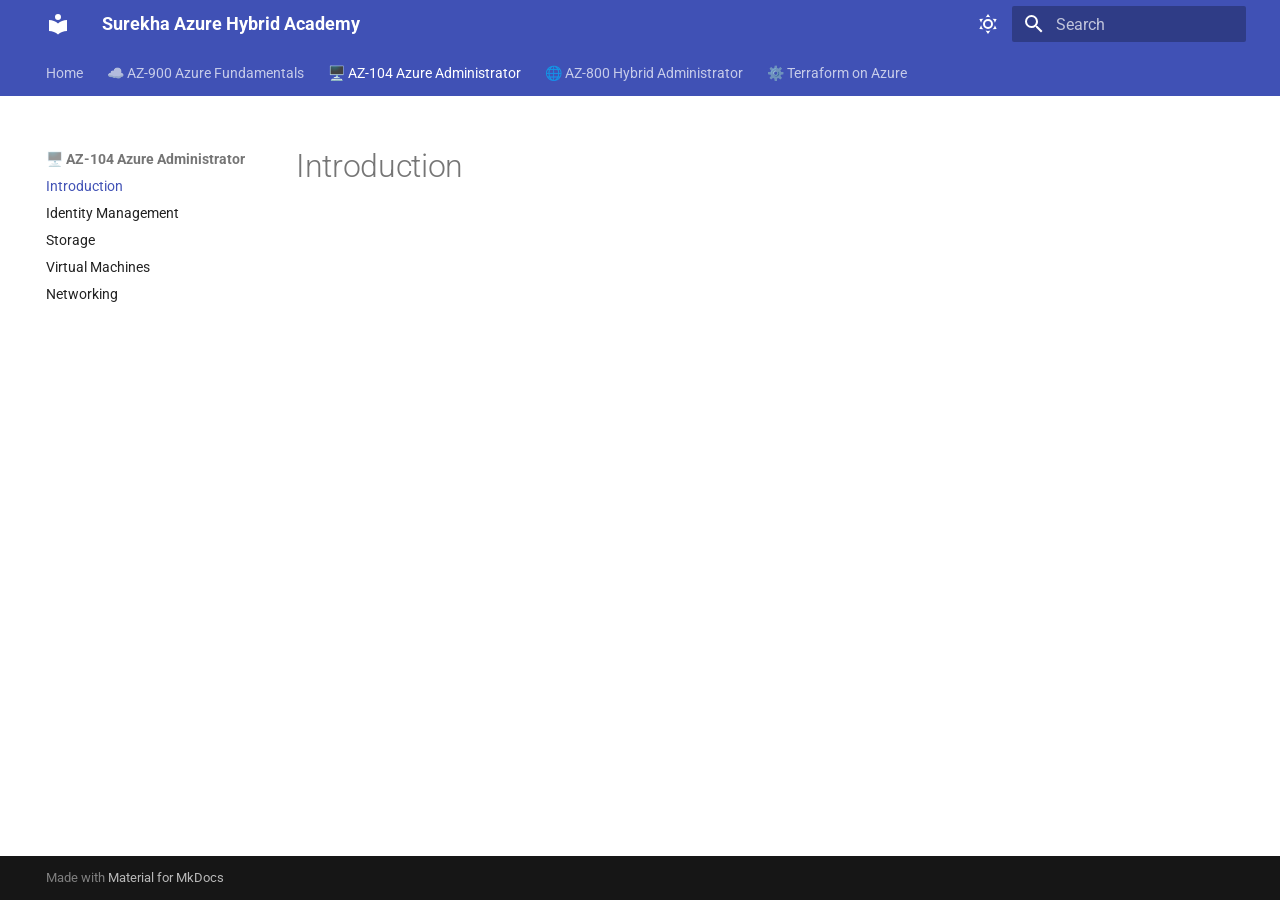
<file: az104/introduction/index.html>
<!doctype html>
<html lang="en" class="no-js">
  <head>
    
      <meta charset="utf-8">
      <meta name="viewport" content="width=device-width,initial-scale=1">
      
        <meta name="description" content="Azure Administration, Hybrid Cloud, Terraform and Enterprise Cloud Projects">
      
      
        <meta name="author" content="Surekha Azure Hybrid Academy">
      
      
      
        <link rel="prev" href="../../az900/introduction/">
      
      
        <link rel="next" href="../identity/">
      
      
        
      
      
      <link rel="icon" href="../../assets/images/favicon.png">
      <meta name="generator" content="mkdocs-1.6.1, mkdocs-material-9.7.7">
    
    
      
        <title>Introduction - Surekha Azure Hybrid Academy</title>
      
    
    
      <link rel="stylesheet" href="../../assets/stylesheets/main.ec1eaa64.min.css">
      
        
        <link rel="stylesheet" href="../../assets/stylesheets/palette.ab4e12ef.min.css">
      
      


    
    
      
    
    
      
        
        
        <link rel="preconnect" href="https://fonts.gstatic.com" crossorigin>
        <link rel="stylesheet" href="https://fonts.googleapis.com/css?family=Roboto:300,300i,400,400i,700,700i%7CRoboto+Mono:400,400i,700,700i&display=fallback">
        <style>:root{--md-text-font:"Roboto";--md-code-font:"Roboto Mono"}</style>
      
    
    
    <script>__md_scope=new URL("../..",location),__md_hash=e=>[...e].reduce(((e,_)=>(e<<5)-e+_.charCodeAt(0)),0),__md_get=(e,_=localStorage,t=__md_scope)=>JSON.parse(_.getItem(t.pathname+"."+e)),__md_set=(e,_,t=localStorage,a=__md_scope)=>{try{t.setItem(a.pathname+"."+e,JSON.stringify(_))}catch(e){}}</script>
    
      

    
    
  </head>
  
  
    
    
      
    
    
    
    
    <body dir="ltr" data-md-color-scheme="default" data-md-color-primary="indigo" data-md-color-accent="indigo">
  
    
    <input class="md-toggle" data-md-toggle="drawer" type="checkbox" id="__drawer" autocomplete="off">
    <input class="md-toggle" data-md-toggle="search" type="checkbox" id="__search" autocomplete="off">
    <label class="md-overlay" for="__drawer"></label>
    <div data-md-component="skip">
      
    </div>
    <div data-md-component="announce">
      
    </div>
    
    
      

<header class="md-header" data-md-component="header">
  <nav class="md-header__inner md-grid" aria-label="Header">
    <a href="../.." title="Surekha Azure Hybrid Academy" class="md-header__button md-logo" aria-label="Surekha Azure Hybrid Academy" data-md-component="logo">
      
  
  <svg xmlns="http://www.w3.org/2000/svg" viewBox="0 0 24 24"><path d="M12 8a3 3 0 0 0 3-3 3 3 0 0 0-3-3 3 3 0 0 0-3 3 3 3 0 0 0 3 3m0 3.54C9.64 9.35 6.5 8 3 8v11c3.5 0 6.64 1.35 9 3.54 2.36-2.19 5.5-3.54 9-3.54V8c-3.5 0-6.64 1.35-9 3.54"/></svg>

    </a>
    <label class="md-header__button md-icon" for="__drawer">
      
      <svg xmlns="http://www.w3.org/2000/svg" viewBox="0 0 24 24"><path d="M3 6h18v2H3zm0 5h18v2H3zm0 5h18v2H3z"/></svg>
    </label>
    <div class="md-header__title" data-md-component="header-title">
      <div class="md-header__ellipsis">
        <div class="md-header__topic">
          <span class="md-ellipsis">
            Surekha Azure Hybrid Academy
          </span>
        </div>
        <div class="md-header__topic" data-md-component="header-topic">
          <span class="md-ellipsis">
            
              Introduction
            
          </span>
        </div>
      </div>
    </div>
    
      
        <form class="md-header__option" data-md-component="palette">
  
    
    
    
    <input class="md-option" data-md-color-media="(prefers-color-scheme: light)" data-md-color-scheme="default" data-md-color-primary="indigo" data-md-color-accent="indigo"  aria-label="Light mode"  type="radio" name="__palette" id="__palette_0">
    
      <label class="md-header__button md-icon" title="Light mode" for="__palette_1" hidden>
        <svg xmlns="http://www.w3.org/2000/svg" viewBox="0 0 24 24"><path d="M12 7a5 5 0 0 1 5 5 5 5 0 0 1-5 5 5 5 0 0 1-5-5 5 5 0 0 1 5-5m0 2a3 3 0 0 0-3 3 3 3 0 0 0 3 3 3 3 0 0 0 3-3 3 3 0 0 0-3-3m0-7 2.39 3.42C13.65 5.15 12.84 5 12 5s-1.65.15-2.39.42zM3.34 7l4.16-.35A7.2 7.2 0 0 0 5.94 8.5c-.44.74-.69 1.5-.83 2.29zm.02 10 1.76-3.77a7.131 7.131 0 0 0 2.38 4.14zM20.65 7l-1.77 3.79a7.02 7.02 0 0 0-2.38-4.15zm-.01 10-4.14.36c.59-.51 1.12-1.14 1.54-1.86.42-.73.69-1.5.83-2.29zM12 22l-2.41-3.44c.74.27 1.55.44 2.41.44.82 0 1.63-.17 2.37-.44z"/></svg>
      </label>
    
  
    
    
    
    <input class="md-option" data-md-color-media="(prefers-color-scheme: dark)" data-md-color-scheme="slate" data-md-color-primary="indigo" data-md-color-accent="indigo"  aria-label="Dark mode"  type="radio" name="__palette" id="__palette_1">
    
      <label class="md-header__button md-icon" title="Dark mode" for="__palette_0" hidden>
        <svg xmlns="http://www.w3.org/2000/svg" viewBox="0 0 24 24"><path d="m17.75 4.09-2.53 1.94.91 3.06-2.63-1.81-2.63 1.81.91-3.06-2.53-1.94L12.44 4l1.06-3 1.06 3zm3.5 6.91-1.64 1.25.59 1.98-1.7-1.17-1.7 1.17.59-1.98L15.75 11l2.06-.05L18.5 9l.69 1.95zm-2.28 4.95c.83-.08 1.72 1.1 1.19 1.85-.32.45-.66.87-1.08 1.27C15.17 23 8.84 23 4.94 19.07c-3.91-3.9-3.91-10.24 0-14.14.4-.4.82-.76 1.27-1.08.75-.53 1.93.36 1.85 1.19-.27 2.86.69 5.83 2.89 8.02a9.96 9.96 0 0 0 8.02 2.89m-1.64 2.02a12.08 12.08 0 0 1-7.8-3.47c-2.17-2.19-3.33-5-3.49-7.82-2.81 3.14-2.7 7.96.31 10.98 3.02 3.01 7.84 3.12 10.98.31"/></svg>
      </label>
    
  
</form>
      
    
    
      <script>var palette=__md_get("__palette");if(palette&&palette.color){if("(prefers-color-scheme)"===palette.color.media){var media=matchMedia("(prefers-color-scheme: light)"),input=document.querySelector(media.matches?"[data-md-color-media='(prefers-color-scheme: light)']":"[data-md-color-media='(prefers-color-scheme: dark)']");palette.color.media=input.getAttribute("data-md-color-media"),palette.color.scheme=input.getAttribute("data-md-color-scheme"),palette.color.primary=input.getAttribute("data-md-color-primary"),palette.color.accent=input.getAttribute("data-md-color-accent")}for(var[key,value]of Object.entries(palette.color))document.body.setAttribute("data-md-color-"+key,value)}</script>
    
    
    
      
      
        <label class="md-header__button md-icon" for="__search">
          
          <svg xmlns="http://www.w3.org/2000/svg" viewBox="0 0 24 24"><path d="M9.5 3A6.5 6.5 0 0 1 16 9.5c0 1.61-.59 3.09-1.56 4.23l.27.27h.79l5 5-1.5 1.5-5-5v-.79l-.27-.27A6.52 6.52 0 0 1 9.5 16 6.5 6.5 0 0 1 3 9.5 6.5 6.5 0 0 1 9.5 3m0 2C7 5 5 7 5 9.5S7 14 9.5 14 14 12 14 9.5 12 5 9.5 5"/></svg>
        </label>
        <div class="md-search" data-md-component="search" role="dialog">
  <label class="md-search__overlay" for="__search"></label>
  <div class="md-search__inner" role="search">
    <form class="md-search__form" name="search">
      <input type="text" class="md-search__input" name="query" aria-label="Search" placeholder="Search" autocapitalize="off" autocorrect="off" autocomplete="off" spellcheck="false" data-md-component="search-query" required>
      <label class="md-search__icon md-icon" for="__search">
        
        <svg xmlns="http://www.w3.org/2000/svg" viewBox="0 0 24 24"><path d="M9.5 3A6.5 6.5 0 0 1 16 9.5c0 1.61-.59 3.09-1.56 4.23l.27.27h.79l5 5-1.5 1.5-5-5v-.79l-.27-.27A6.52 6.52 0 0 1 9.5 16 6.5 6.5 0 0 1 3 9.5 6.5 6.5 0 0 1 9.5 3m0 2C7 5 5 7 5 9.5S7 14 9.5 14 14 12 14 9.5 12 5 9.5 5"/></svg>
        
        <svg xmlns="http://www.w3.org/2000/svg" viewBox="0 0 24 24"><path d="M20 11v2H8l5.5 5.5-1.42 1.42L4.16 12l7.92-7.92L13.5 5.5 8 11z"/></svg>
      </label>
      <nav class="md-search__options" aria-label="Search">
        
        <button type="reset" class="md-search__icon md-icon" title="Clear" aria-label="Clear" tabindex="-1">
          
          <svg xmlns="http://www.w3.org/2000/svg" viewBox="0 0 24 24"><path d="M19 6.41 17.59 5 12 10.59 6.41 5 5 6.41 10.59 12 5 17.59 6.41 19 12 13.41 17.59 19 19 17.59 13.41 12z"/></svg>
        </button>
      </nav>
      
    </form>
    <div class="md-search__output">
      <div class="md-search__scrollwrap" tabindex="0" data-md-scrollfix>
        <div class="md-search-result" data-md-component="search-result">
          <div class="md-search-result__meta">
            Initializing search
          </div>
          <ol class="md-search-result__list" role="presentation"></ol>
        </div>
      </div>
    </div>
  </div>
</div>
      
    
    
  </nav>
  
</header>
    
    <div class="md-container" data-md-component="container">
      
      
        
          
            
<nav class="md-tabs" aria-label="Tabs" data-md-component="tabs">
  <div class="md-grid">
    <ul class="md-tabs__list">
      
        
  
  
  
  
    
    
      <li class="md-tabs__item">
        <a href="../.." class="md-tabs__link">
          
  
  
  Home

        </a>
      </li>
    
  

      
        
  
  
  
  
    
    
      <li class="md-tabs__item">
        <a href="../../az900/introduction/" class="md-tabs__link">
          
  
  
  ☁️ AZ-900 Azure Fundamentals

        </a>
      </li>
    
  

      
        
  
  
  
    
  
  
    
    
      <li class="md-tabs__item md-tabs__item--active">
        <a href="./" class="md-tabs__link">
          
  
  
  🖥️ AZ-104 Azure Administrator

        </a>
      </li>
    
  

      
        
  
  
  
  
    
    
      <li class="md-tabs__item">
        <a href="../../az800/introduction/" class="md-tabs__link">
          
  
  
  🌐 AZ-800 Hybrid Administrator

        </a>
      </li>
    
  

      
        
  
  
  
  
    
    
      <li class="md-tabs__item">
        <a href="../../terraform/introduction/" class="md-tabs__link">
          
  
  
  ⚙️ Terraform on Azure

        </a>
      </li>
    
  

      
    </ul>
  </div>
</nav>
          
        
      
      <main class="md-main" data-md-component="main">
        <div class="md-main__inner md-grid">
          
            
              
              <div class="md-sidebar md-sidebar--primary" data-md-component="sidebar" data-md-type="navigation" >
                <div class="md-sidebar__scrollwrap">
                  <div class="md-sidebar__inner">
                    


  


<nav class="md-nav md-nav--primary md-nav--lifted" aria-label="Navigation" data-md-level="0">
  <label class="md-nav__title" for="__drawer">
    <a href="../.." title="Surekha Azure Hybrid Academy" class="md-nav__button md-logo" aria-label="Surekha Azure Hybrid Academy" data-md-component="logo">
      
  
  <svg xmlns="http://www.w3.org/2000/svg" viewBox="0 0 24 24"><path d="M12 8a3 3 0 0 0 3-3 3 3 0 0 0-3-3 3 3 0 0 0-3 3 3 3 0 0 0 3 3m0 3.54C9.64 9.35 6.5 8 3 8v11c3.5 0 6.64 1.35 9 3.54 2.36-2.19 5.5-3.54 9-3.54V8c-3.5 0-6.64 1.35-9 3.54"/></svg>

    </a>
    Surekha Azure Hybrid Academy
  </label>
  
  <ul class="md-nav__list" data-md-scrollfix>
    
      
      
  
  
  
  
    
    
    
    
      
      
        
      
    
    
    <li class="md-nav__item md-nav__item--nested">
      
        
        
          
        
        <input class="md-nav__toggle md-toggle md-toggle--indeterminate" type="checkbox" id="__nav_1" >
        
          
          <label class="md-nav__link" for="__nav_1" id="__nav_1_label" tabindex="0">
            
  
  
  <span class="md-ellipsis">
    
  
    Home
  

    
  </span>
  
  

            <span class="md-nav__icon md-icon"></span>
          </label>
        
        <nav class="md-nav" data-md-level="1" aria-labelledby="__nav_1_label" aria-expanded="false">
          <label class="md-nav__title" for="__nav_1">
            <span class="md-nav__icon md-icon"></span>
            
  
    Home
  

          </label>
          <ul class="md-nav__list" data-md-scrollfix>
            
              
                
  
  
  
  
    <li class="md-nav__item">
      <a href="../.." class="md-nav__link">
        
  
  
  <span class="md-ellipsis">
    
  
    Welcome
  

    
  </span>
  
  

      </a>
    </li>
  

              
            
          </ul>
        </nav>
      
    </li>
  

    
      
      
  
  
  
  
    
    
    
    
      
      
        
      
    
    
    <li class="md-nav__item md-nav__item--nested">
      
        
        
          
        
        <input class="md-nav__toggle md-toggle md-toggle--indeterminate" type="checkbox" id="__nav_2" >
        
          
          <label class="md-nav__link" for="__nav_2" id="__nav_2_label" tabindex="0">
            
  
  
  <span class="md-ellipsis">
    
  
    ☁️ AZ-900 Azure Fundamentals
  

    
  </span>
  
  

            <span class="md-nav__icon md-icon"></span>
          </label>
        
        <nav class="md-nav" data-md-level="1" aria-labelledby="__nav_2_label" aria-expanded="false">
          <label class="md-nav__title" for="__nav_2">
            <span class="md-nav__icon md-icon"></span>
            
  
    ☁️ AZ-900 Azure Fundamentals
  

          </label>
          <ul class="md-nav__list" data-md-scrollfix>
            
              
                
  
  
  
  
    <li class="md-nav__item">
      <a href="../../az900/introduction/" class="md-nav__link">
        
  
  
  <span class="md-ellipsis">
    
  
    Introduction
  

    
  </span>
  
  

      </a>
    </li>
  

              
            
          </ul>
        </nav>
      
    </li>
  

    
      
      
  
  
    
  
  
  
    
    
    
    
      
        
        
      
      
        
      
    
    
    <li class="md-nav__item md-nav__item--active md-nav__item--section md-nav__item--nested">
      
        
        
        <input class="md-nav__toggle md-toggle " type="checkbox" id="__nav_3" checked>
        
          
          <label class="md-nav__link" for="__nav_3" id="__nav_3_label" tabindex="">
            
  
  
  <span class="md-ellipsis">
    
  
    🖥️ AZ-104 Azure Administrator
  

    
  </span>
  
  

            <span class="md-nav__icon md-icon"></span>
          </label>
        
        <nav class="md-nav" data-md-level="1" aria-labelledby="__nav_3_label" aria-expanded="true">
          <label class="md-nav__title" for="__nav_3">
            <span class="md-nav__icon md-icon"></span>
            
  
    🖥️ AZ-104 Azure Administrator
  

          </label>
          <ul class="md-nav__list" data-md-scrollfix>
            
              
                
  
  
    
  
  
  
    <li class="md-nav__item md-nav__item--active">
      
      <input class="md-nav__toggle md-toggle" type="checkbox" id="__toc">
      
      
      
      <a href="./" class="md-nav__link md-nav__link--active">
        
  
  
  <span class="md-ellipsis">
    
  
    Introduction
  

    
  </span>
  
  

      </a>
      
    </li>
  

              
            
              
                
  
  
  
  
    <li class="md-nav__item">
      <a href="../identity/" class="md-nav__link">
        
  
  
  <span class="md-ellipsis">
    
  
    Identity Management
  

    
  </span>
  
  

      </a>
    </li>
  

              
            
              
                
  
  
  
  
    <li class="md-nav__item">
      <a href="../storage/" class="md-nav__link">
        
  
  
  <span class="md-ellipsis">
    
  
    Storage
  

    
  </span>
  
  

      </a>
    </li>
  

              
            
              
                
  
  
  
  
    <li class="md-nav__item">
      <a href="../virtual-machines/" class="md-nav__link">
        
  
  
  <span class="md-ellipsis">
    
  
    Virtual Machines
  

    
  </span>
  
  

      </a>
    </li>
  

              
            
              
                
  
  
  
  
    <li class="md-nav__item">
      <a href="../networking/" class="md-nav__link">
        
  
  
  <span class="md-ellipsis">
    
  
    Networking
  

    
  </span>
  
  

      </a>
    </li>
  

              
            
          </ul>
        </nav>
      
    </li>
  

    
      
      
  
  
  
  
    
    
    
    
      
      
        
      
    
    
    <li class="md-nav__item md-nav__item--nested">
      
        
        
          
        
        <input class="md-nav__toggle md-toggle md-toggle--indeterminate" type="checkbox" id="__nav_4" >
        
          
          <label class="md-nav__link" for="__nav_4" id="__nav_4_label" tabindex="0">
            
  
  
  <span class="md-ellipsis">
    
  
    🌐 AZ-800 Hybrid Administrator
  

    
  </span>
  
  

            <span class="md-nav__icon md-icon"></span>
          </label>
        
        <nav class="md-nav" data-md-level="1" aria-labelledby="__nav_4_label" aria-expanded="false">
          <label class="md-nav__title" for="__nav_4">
            <span class="md-nav__icon md-icon"></span>
            
  
    🌐 AZ-800 Hybrid Administrator
  

          </label>
          <ul class="md-nav__list" data-md-scrollfix>
            
              
                
  
  
  
  
    <li class="md-nav__item">
      <a href="../../az800/introduction/" class="md-nav__link">
        
  
  
  <span class="md-ellipsis">
    
  
    Introduction
  

    
  </span>
  
  

      </a>
    </li>
  

              
            
          </ul>
        </nav>
      
    </li>
  

    
      
      
  
  
  
  
    
    
    
    
      
      
        
      
    
    
    <li class="md-nav__item md-nav__item--nested">
      
        
        
          
        
        <input class="md-nav__toggle md-toggle md-toggle--indeterminate" type="checkbox" id="__nav_5" >
        
          
          <label class="md-nav__link" for="__nav_5" id="__nav_5_label" tabindex="0">
            
  
  
  <span class="md-ellipsis">
    
  
    ⚙️ Terraform on Azure
  

    
  </span>
  
  

            <span class="md-nav__icon md-icon"></span>
          </label>
        
        <nav class="md-nav" data-md-level="1" aria-labelledby="__nav_5_label" aria-expanded="false">
          <label class="md-nav__title" for="__nav_5">
            <span class="md-nav__icon md-icon"></span>
            
  
    ⚙️ Terraform on Azure
  

          </label>
          <ul class="md-nav__list" data-md-scrollfix>
            
              
                
  
  
  
  
    <li class="md-nav__item">
      <a href="../../terraform/introduction/" class="md-nav__link">
        
  
  
  <span class="md-ellipsis">
    
  
    Introduction
  

    
  </span>
  
  

      </a>
    </li>
  

              
            
          </ul>
        </nav>
      
    </li>
  

    
  </ul>
</nav>
                  </div>
                </div>
              </div>
            
            
              
              <div class="md-sidebar md-sidebar--secondary" data-md-component="sidebar" data-md-type="toc" >
                <div class="md-sidebar__scrollwrap">
                  <div class="md-sidebar__inner">
                    

<nav class="md-nav md-nav--secondary" aria-label="Table of contents">
  
  
  
  
</nav>
                  </div>
                </div>
              </div>
            
          
          
            <div class="md-content" data-md-component="content">
              
              <article class="md-content__inner md-typeset">
                
                  



  <h1>Introduction</h1>














                
              </article>
            </div>
          
          
<script>var target=document.getElementById(location.hash.slice(1));target&&target.name&&(target.checked=target.name.startsWith("__tabbed_"))</script>
        </div>
        
          <button type="button" class="md-top md-icon" data-md-component="top" hidden>
  
  <svg xmlns="http://www.w3.org/2000/svg" viewBox="0 0 24 24"><path d="M13 20h-2V8l-5.5 5.5-1.42-1.42L12 4.16l7.92 7.92-1.42 1.42L13 8z"/></svg>
  Back to top
</button>
        
      </main>
      
        <footer class="md-footer">
  
  <div class="md-footer-meta md-typeset">
    <div class="md-footer-meta__inner md-grid">
      <div class="md-copyright">
  
  
    Made with
    <a href="https://squidfunk.github.io/mkdocs-material/" target="_blank" rel="noopener">
      Material for MkDocs
    </a>
  
</div>
      
    </div>
  </div>
</footer>
      
    </div>
    <div class="md-dialog" data-md-component="dialog">
      <div class="md-dialog__inner md-typeset"></div>
    </div>
    
    
    
      
      
      <script id="__config" type="application/json">{"annotate": null, "base": "../..", "features": ["navigation.tabs", "navigation.sections", "navigation.expand", "navigation.top", "search.highlight", "content.code.copy"], "search": "../../assets/javascripts/workers/search.2c215733.min.js", "tags": null, "translations": {"clipboard.copied": "Copied to clipboard", "clipboard.copy": "Copy to clipboard", "search.result.more.one": "1 more on this page", "search.result.more.other": "# more on this page", "search.result.none": "No matching documents", "search.result.one": "1 matching document", "search.result.other": "# matching documents", "search.result.placeholder": "Type to start searching", "search.result.term.missing": "Missing", "select.version": "Select version"}, "version": null}</script>
    
    
      <script src="../../assets/javascripts/bundle.d7400e89.min.js"></script>
      
    
  </body>
</html>
</file>
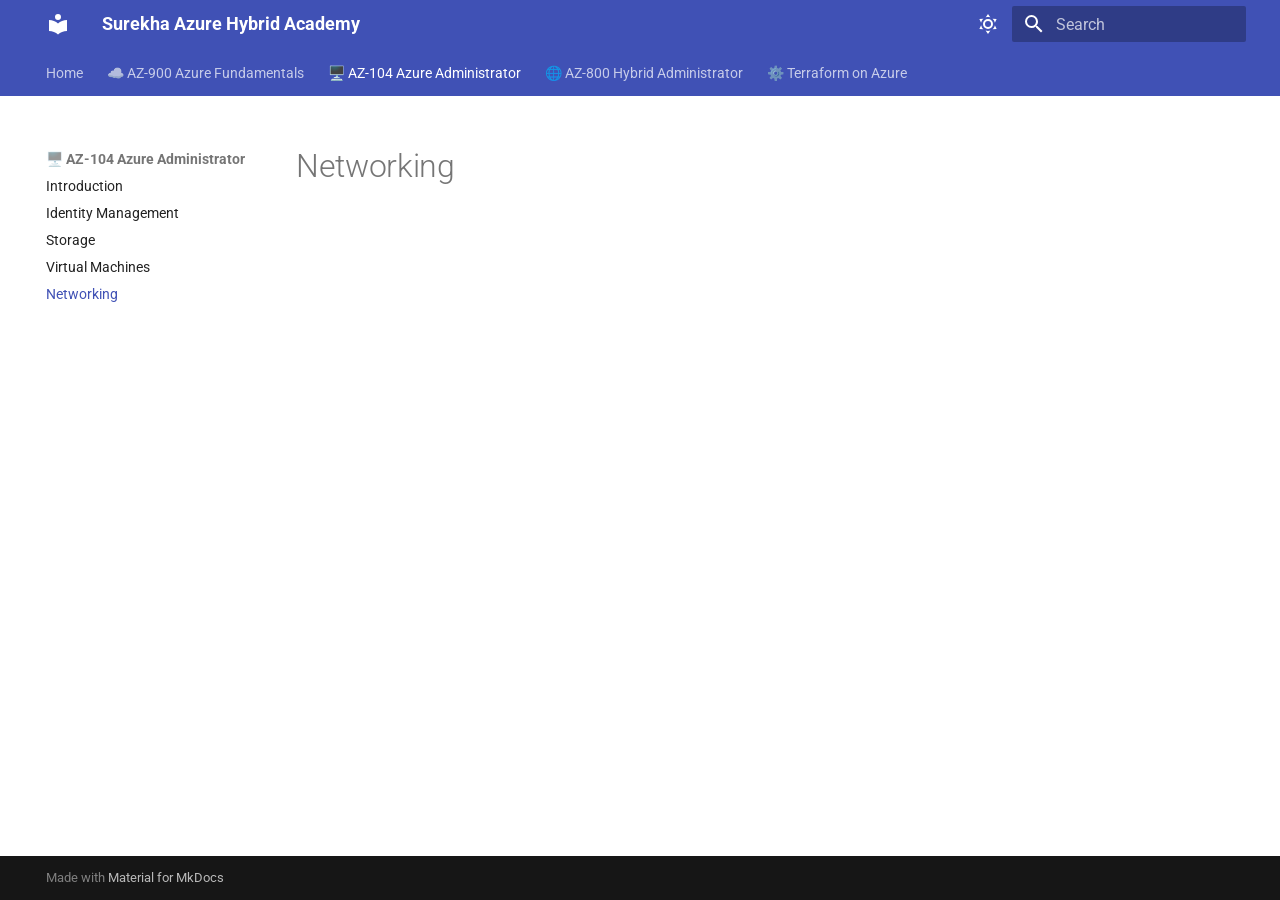
<file: az104/networking/index.html>
<!doctype html>
<html lang="en" class="no-js">
  <head>
    
      <meta charset="utf-8">
      <meta name="viewport" content="width=device-width,initial-scale=1">
      
        <meta name="description" content="Azure Administration, Hybrid Cloud, Terraform and Enterprise Cloud Projects">
      
      
        <meta name="author" content="Surekha Azure Hybrid Academy">
      
      
      
        <link rel="prev" href="../virtual-machines/">
      
      
        <link rel="next" href="../../az800/introduction/">
      
      
        
      
      
      <link rel="icon" href="../../assets/images/favicon.png">
      <meta name="generator" content="mkdocs-1.6.1, mkdocs-material-9.7.7">
    
    
      
        <title>Networking - Surekha Azure Hybrid Academy</title>
      
    
    
      <link rel="stylesheet" href="../../assets/stylesheets/main.ec1eaa64.min.css">
      
        
        <link rel="stylesheet" href="../../assets/stylesheets/palette.ab4e12ef.min.css">
      
      


    
    
      
    
    
      
        
        
        <link rel="preconnect" href="https://fonts.gstatic.com" crossorigin>
        <link rel="stylesheet" href="https://fonts.googleapis.com/css?family=Roboto:300,300i,400,400i,700,700i%7CRoboto+Mono:400,400i,700,700i&display=fallback">
        <style>:root{--md-text-font:"Roboto";--md-code-font:"Roboto Mono"}</style>
      
    
    
    <script>__md_scope=new URL("../..",location),__md_hash=e=>[...e].reduce(((e,_)=>(e<<5)-e+_.charCodeAt(0)),0),__md_get=(e,_=localStorage,t=__md_scope)=>JSON.parse(_.getItem(t.pathname+"."+e)),__md_set=(e,_,t=localStorage,a=__md_scope)=>{try{t.setItem(a.pathname+"."+e,JSON.stringify(_))}catch(e){}}</script>
    
      

    
    
  </head>
  
  
    
    
      
    
    
    
    
    <body dir="ltr" data-md-color-scheme="default" data-md-color-primary="indigo" data-md-color-accent="indigo">
  
    
    <input class="md-toggle" data-md-toggle="drawer" type="checkbox" id="__drawer" autocomplete="off">
    <input class="md-toggle" data-md-toggle="search" type="checkbox" id="__search" autocomplete="off">
    <label class="md-overlay" for="__drawer"></label>
    <div data-md-component="skip">
      
    </div>
    <div data-md-component="announce">
      
    </div>
    
    
      

<header class="md-header" data-md-component="header">
  <nav class="md-header__inner md-grid" aria-label="Header">
    <a href="../.." title="Surekha Azure Hybrid Academy" class="md-header__button md-logo" aria-label="Surekha Azure Hybrid Academy" data-md-component="logo">
      
  
  <svg xmlns="http://www.w3.org/2000/svg" viewBox="0 0 24 24"><path d="M12 8a3 3 0 0 0 3-3 3 3 0 0 0-3-3 3 3 0 0 0-3 3 3 3 0 0 0 3 3m0 3.54C9.64 9.35 6.5 8 3 8v11c3.5 0 6.64 1.35 9 3.54 2.36-2.19 5.5-3.54 9-3.54V8c-3.5 0-6.64 1.35-9 3.54"/></svg>

    </a>
    <label class="md-header__button md-icon" for="__drawer">
      
      <svg xmlns="http://www.w3.org/2000/svg" viewBox="0 0 24 24"><path d="M3 6h18v2H3zm0 5h18v2H3zm0 5h18v2H3z"/></svg>
    </label>
    <div class="md-header__title" data-md-component="header-title">
      <div class="md-header__ellipsis">
        <div class="md-header__topic">
          <span class="md-ellipsis">
            Surekha Azure Hybrid Academy
          </span>
        </div>
        <div class="md-header__topic" data-md-component="header-topic">
          <span class="md-ellipsis">
            
              Networking
            
          </span>
        </div>
      </div>
    </div>
    
      
        <form class="md-header__option" data-md-component="palette">
  
    
    
    
    <input class="md-option" data-md-color-media="(prefers-color-scheme: light)" data-md-color-scheme="default" data-md-color-primary="indigo" data-md-color-accent="indigo"  aria-label="Light mode"  type="radio" name="__palette" id="__palette_0">
    
      <label class="md-header__button md-icon" title="Light mode" for="__palette_1" hidden>
        <svg xmlns="http://www.w3.org/2000/svg" viewBox="0 0 24 24"><path d="M12 7a5 5 0 0 1 5 5 5 5 0 0 1-5 5 5 5 0 0 1-5-5 5 5 0 0 1 5-5m0 2a3 3 0 0 0-3 3 3 3 0 0 0 3 3 3 3 0 0 0 3-3 3 3 0 0 0-3-3m0-7 2.39 3.42C13.65 5.15 12.84 5 12 5s-1.65.15-2.39.42zM3.34 7l4.16-.35A7.2 7.2 0 0 0 5.94 8.5c-.44.74-.69 1.5-.83 2.29zm.02 10 1.76-3.77a7.131 7.131 0 0 0 2.38 4.14zM20.65 7l-1.77 3.79a7.02 7.02 0 0 0-2.38-4.15zm-.01 10-4.14.36c.59-.51 1.12-1.14 1.54-1.86.42-.73.69-1.5.83-2.29zM12 22l-2.41-3.44c.74.27 1.55.44 2.41.44.82 0 1.63-.17 2.37-.44z"/></svg>
      </label>
    
  
    
    
    
    <input class="md-option" data-md-color-media="(prefers-color-scheme: dark)" data-md-color-scheme="slate" data-md-color-primary="indigo" data-md-color-accent="indigo"  aria-label="Dark mode"  type="radio" name="__palette" id="__palette_1">
    
      <label class="md-header__button md-icon" title="Dark mode" for="__palette_0" hidden>
        <svg xmlns="http://www.w3.org/2000/svg" viewBox="0 0 24 24"><path d="m17.75 4.09-2.53 1.94.91 3.06-2.63-1.81-2.63 1.81.91-3.06-2.53-1.94L12.44 4l1.06-3 1.06 3zm3.5 6.91-1.64 1.25.59 1.98-1.7-1.17-1.7 1.17.59-1.98L15.75 11l2.06-.05L18.5 9l.69 1.95zm-2.28 4.95c.83-.08 1.72 1.1 1.19 1.85-.32.45-.66.87-1.08 1.27C15.17 23 8.84 23 4.94 19.07c-3.91-3.9-3.91-10.24 0-14.14.4-.4.82-.76 1.27-1.08.75-.53 1.93.36 1.85 1.19-.27 2.86.69 5.83 2.89 8.02a9.96 9.96 0 0 0 8.02 2.89m-1.64 2.02a12.08 12.08 0 0 1-7.8-3.47c-2.17-2.19-3.33-5-3.49-7.82-2.81 3.14-2.7 7.96.31 10.98 3.02 3.01 7.84 3.12 10.98.31"/></svg>
      </label>
    
  
</form>
      
    
    
      <script>var palette=__md_get("__palette");if(palette&&palette.color){if("(prefers-color-scheme)"===palette.color.media){var media=matchMedia("(prefers-color-scheme: light)"),input=document.querySelector(media.matches?"[data-md-color-media='(prefers-color-scheme: light)']":"[data-md-color-media='(prefers-color-scheme: dark)']");palette.color.media=input.getAttribute("data-md-color-media"),palette.color.scheme=input.getAttribute("data-md-color-scheme"),palette.color.primary=input.getAttribute("data-md-color-primary"),palette.color.accent=input.getAttribute("data-md-color-accent")}for(var[key,value]of Object.entries(palette.color))document.body.setAttribute("data-md-color-"+key,value)}</script>
    
    
    
      
      
        <label class="md-header__button md-icon" for="__search">
          
          <svg xmlns="http://www.w3.org/2000/svg" viewBox="0 0 24 24"><path d="M9.5 3A6.5 6.5 0 0 1 16 9.5c0 1.61-.59 3.09-1.56 4.23l.27.27h.79l5 5-1.5 1.5-5-5v-.79l-.27-.27A6.52 6.52 0 0 1 9.5 16 6.5 6.5 0 0 1 3 9.5 6.5 6.5 0 0 1 9.5 3m0 2C7 5 5 7 5 9.5S7 14 9.5 14 14 12 14 9.5 12 5 9.5 5"/></svg>
        </label>
        <div class="md-search" data-md-component="search" role="dialog">
  <label class="md-search__overlay" for="__search"></label>
  <div class="md-search__inner" role="search">
    <form class="md-search__form" name="search">
      <input type="text" class="md-search__input" name="query" aria-label="Search" placeholder="Search" autocapitalize="off" autocorrect="off" autocomplete="off" spellcheck="false" data-md-component="search-query" required>
      <label class="md-search__icon md-icon" for="__search">
        
        <svg xmlns="http://www.w3.org/2000/svg" viewBox="0 0 24 24"><path d="M9.5 3A6.5 6.5 0 0 1 16 9.5c0 1.61-.59 3.09-1.56 4.23l.27.27h.79l5 5-1.5 1.5-5-5v-.79l-.27-.27A6.52 6.52 0 0 1 9.5 16 6.5 6.5 0 0 1 3 9.5 6.5 6.5 0 0 1 9.5 3m0 2C7 5 5 7 5 9.5S7 14 9.5 14 14 12 14 9.5 12 5 9.5 5"/></svg>
        
        <svg xmlns="http://www.w3.org/2000/svg" viewBox="0 0 24 24"><path d="M20 11v2H8l5.5 5.5-1.42 1.42L4.16 12l7.92-7.92L13.5 5.5 8 11z"/></svg>
      </label>
      <nav class="md-search__options" aria-label="Search">
        
        <button type="reset" class="md-search__icon md-icon" title="Clear" aria-label="Clear" tabindex="-1">
          
          <svg xmlns="http://www.w3.org/2000/svg" viewBox="0 0 24 24"><path d="M19 6.41 17.59 5 12 10.59 6.41 5 5 6.41 10.59 12 5 17.59 6.41 19 12 13.41 17.59 19 19 17.59 13.41 12z"/></svg>
        </button>
      </nav>
      
    </form>
    <div class="md-search__output">
      <div class="md-search__scrollwrap" tabindex="0" data-md-scrollfix>
        <div class="md-search-result" data-md-component="search-result">
          <div class="md-search-result__meta">
            Initializing search
          </div>
          <ol class="md-search-result__list" role="presentation"></ol>
        </div>
      </div>
    </div>
  </div>
</div>
      
    
    
  </nav>
  
</header>
    
    <div class="md-container" data-md-component="container">
      
      
        
          
            
<nav class="md-tabs" aria-label="Tabs" data-md-component="tabs">
  <div class="md-grid">
    <ul class="md-tabs__list">
      
        
  
  
  
  
    
    
      <li class="md-tabs__item">
        <a href="../.." class="md-tabs__link">
          
  
  
  Home

        </a>
      </li>
    
  

      
        
  
  
  
  
    
    
      <li class="md-tabs__item">
        <a href="../../az900/introduction/" class="md-tabs__link">
          
  
  
  ☁️ AZ-900 Azure Fundamentals

        </a>
      </li>
    
  

      
        
  
  
  
    
  
  
    
    
      <li class="md-tabs__item md-tabs__item--active">
        <a href="../introduction/" class="md-tabs__link">
          
  
  
  🖥️ AZ-104 Azure Administrator

        </a>
      </li>
    
  

      
        
  
  
  
  
    
    
      <li class="md-tabs__item">
        <a href="../../az800/introduction/" class="md-tabs__link">
          
  
  
  🌐 AZ-800 Hybrid Administrator

        </a>
      </li>
    
  

      
        
  
  
  
  
    
    
      <li class="md-tabs__item">
        <a href="../../terraform/introduction/" class="md-tabs__link">
          
  
  
  ⚙️ Terraform on Azure

        </a>
      </li>
    
  

      
    </ul>
  </div>
</nav>
          
        
      
      <main class="md-main" data-md-component="main">
        <div class="md-main__inner md-grid">
          
            
              
              <div class="md-sidebar md-sidebar--primary" data-md-component="sidebar" data-md-type="navigation" >
                <div class="md-sidebar__scrollwrap">
                  <div class="md-sidebar__inner">
                    


  


<nav class="md-nav md-nav--primary md-nav--lifted" aria-label="Navigation" data-md-level="0">
  <label class="md-nav__title" for="__drawer">
    <a href="../.." title="Surekha Azure Hybrid Academy" class="md-nav__button md-logo" aria-label="Surekha Azure Hybrid Academy" data-md-component="logo">
      
  
  <svg xmlns="http://www.w3.org/2000/svg" viewBox="0 0 24 24"><path d="M12 8a3 3 0 0 0 3-3 3 3 0 0 0-3-3 3 3 0 0 0-3 3 3 3 0 0 0 3 3m0 3.54C9.64 9.35 6.5 8 3 8v11c3.5 0 6.64 1.35 9 3.54 2.36-2.19 5.5-3.54 9-3.54V8c-3.5 0-6.64 1.35-9 3.54"/></svg>

    </a>
    Surekha Azure Hybrid Academy
  </label>
  
  <ul class="md-nav__list" data-md-scrollfix>
    
      
      
  
  
  
  
    
    
    
    
      
      
        
      
    
    
    <li class="md-nav__item md-nav__item--nested">
      
        
        
          
        
        <input class="md-nav__toggle md-toggle md-toggle--indeterminate" type="checkbox" id="__nav_1" >
        
          
          <label class="md-nav__link" for="__nav_1" id="__nav_1_label" tabindex="0">
            
  
  
  <span class="md-ellipsis">
    
  
    Home
  

    
  </span>
  
  

            <span class="md-nav__icon md-icon"></span>
          </label>
        
        <nav class="md-nav" data-md-level="1" aria-labelledby="__nav_1_label" aria-expanded="false">
          <label class="md-nav__title" for="__nav_1">
            <span class="md-nav__icon md-icon"></span>
            
  
    Home
  

          </label>
          <ul class="md-nav__list" data-md-scrollfix>
            
              
                
  
  
  
  
    <li class="md-nav__item">
      <a href="../.." class="md-nav__link">
        
  
  
  <span class="md-ellipsis">
    
  
    Welcome
  

    
  </span>
  
  

      </a>
    </li>
  

              
            
          </ul>
        </nav>
      
    </li>
  

    
      
      
  
  
  
  
    
    
    
    
      
      
        
      
    
    
    <li class="md-nav__item md-nav__item--nested">
      
        
        
          
        
        <input class="md-nav__toggle md-toggle md-toggle--indeterminate" type="checkbox" id="__nav_2" >
        
          
          <label class="md-nav__link" for="__nav_2" id="__nav_2_label" tabindex="0">
            
  
  
  <span class="md-ellipsis">
    
  
    ☁️ AZ-900 Azure Fundamentals
  

    
  </span>
  
  

            <span class="md-nav__icon md-icon"></span>
          </label>
        
        <nav class="md-nav" data-md-level="1" aria-labelledby="__nav_2_label" aria-expanded="false">
          <label class="md-nav__title" for="__nav_2">
            <span class="md-nav__icon md-icon"></span>
            
  
    ☁️ AZ-900 Azure Fundamentals
  

          </label>
          <ul class="md-nav__list" data-md-scrollfix>
            
              
                
  
  
  
  
    <li class="md-nav__item">
      <a href="../../az900/introduction/" class="md-nav__link">
        
  
  
  <span class="md-ellipsis">
    
  
    Introduction
  

    
  </span>
  
  

      </a>
    </li>
  

              
            
          </ul>
        </nav>
      
    </li>
  

    
      
      
  
  
    
  
  
  
    
    
    
    
      
        
        
      
      
        
      
    
    
    <li class="md-nav__item md-nav__item--active md-nav__item--section md-nav__item--nested">
      
        
        
        <input class="md-nav__toggle md-toggle " type="checkbox" id="__nav_3" checked>
        
          
          <label class="md-nav__link" for="__nav_3" id="__nav_3_label" tabindex="">
            
  
  
  <span class="md-ellipsis">
    
  
    🖥️ AZ-104 Azure Administrator
  

    
  </span>
  
  

            <span class="md-nav__icon md-icon"></span>
          </label>
        
        <nav class="md-nav" data-md-level="1" aria-labelledby="__nav_3_label" aria-expanded="true">
          <label class="md-nav__title" for="__nav_3">
            <span class="md-nav__icon md-icon"></span>
            
  
    🖥️ AZ-104 Azure Administrator
  

          </label>
          <ul class="md-nav__list" data-md-scrollfix>
            
              
                
  
  
  
  
    <li class="md-nav__item">
      <a href="../introduction/" class="md-nav__link">
        
  
  
  <span class="md-ellipsis">
    
  
    Introduction
  

    
  </span>
  
  

      </a>
    </li>
  

              
            
              
                
  
  
  
  
    <li class="md-nav__item">
      <a href="../identity/" class="md-nav__link">
        
  
  
  <span class="md-ellipsis">
    
  
    Identity Management
  

    
  </span>
  
  

      </a>
    </li>
  

              
            
              
                
  
  
  
  
    <li class="md-nav__item">
      <a href="../storage/" class="md-nav__link">
        
  
  
  <span class="md-ellipsis">
    
  
    Storage
  

    
  </span>
  
  

      </a>
    </li>
  

              
            
              
                
  
  
  
  
    <li class="md-nav__item">
      <a href="../virtual-machines/" class="md-nav__link">
        
  
  
  <span class="md-ellipsis">
    
  
    Virtual Machines
  

    
  </span>
  
  

      </a>
    </li>
  

              
            
              
                
  
  
    
  
  
  
    <li class="md-nav__item md-nav__item--active">
      
      <input class="md-nav__toggle md-toggle" type="checkbox" id="__toc">
      
      
      
      <a href="./" class="md-nav__link md-nav__link--active">
        
  
  
  <span class="md-ellipsis">
    
  
    Networking
  

    
  </span>
  
  

      </a>
      
    </li>
  

              
            
          </ul>
        </nav>
      
    </li>
  

    
      
      
  
  
  
  
    
    
    
    
      
      
        
      
    
    
    <li class="md-nav__item md-nav__item--nested">
      
        
        
          
        
        <input class="md-nav__toggle md-toggle md-toggle--indeterminate" type="checkbox" id="__nav_4" >
        
          
          <label class="md-nav__link" for="__nav_4" id="__nav_4_label" tabindex="0">
            
  
  
  <span class="md-ellipsis">
    
  
    🌐 AZ-800 Hybrid Administrator
  

    
  </span>
  
  

            <span class="md-nav__icon md-icon"></span>
          </label>
        
        <nav class="md-nav" data-md-level="1" aria-labelledby="__nav_4_label" aria-expanded="false">
          <label class="md-nav__title" for="__nav_4">
            <span class="md-nav__icon md-icon"></span>
            
  
    🌐 AZ-800 Hybrid Administrator
  

          </label>
          <ul class="md-nav__list" data-md-scrollfix>
            
              
                
  
  
  
  
    <li class="md-nav__item">
      <a href="../../az800/introduction/" class="md-nav__link">
        
  
  
  <span class="md-ellipsis">
    
  
    Introduction
  

    
  </span>
  
  

      </a>
    </li>
  

              
            
          </ul>
        </nav>
      
    </li>
  

    
      
      
  
  
  
  
    
    
    
    
      
      
        
      
    
    
    <li class="md-nav__item md-nav__item--nested">
      
        
        
          
        
        <input class="md-nav__toggle md-toggle md-toggle--indeterminate" type="checkbox" id="__nav_5" >
        
          
          <label class="md-nav__link" for="__nav_5" id="__nav_5_label" tabindex="0">
            
  
  
  <span class="md-ellipsis">
    
  
    ⚙️ Terraform on Azure
  

    
  </span>
  
  

            <span class="md-nav__icon md-icon"></span>
          </label>
        
        <nav class="md-nav" data-md-level="1" aria-labelledby="__nav_5_label" aria-expanded="false">
          <label class="md-nav__title" for="__nav_5">
            <span class="md-nav__icon md-icon"></span>
            
  
    ⚙️ Terraform on Azure
  

          </label>
          <ul class="md-nav__list" data-md-scrollfix>
            
              
                
  
  
  
  
    <li class="md-nav__item">
      <a href="../../terraform/introduction/" class="md-nav__link">
        
  
  
  <span class="md-ellipsis">
    
  
    Introduction
  

    
  </span>
  
  

      </a>
    </li>
  

              
            
          </ul>
        </nav>
      
    </li>
  

    
  </ul>
</nav>
                  </div>
                </div>
              </div>
            
            
              
              <div class="md-sidebar md-sidebar--secondary" data-md-component="sidebar" data-md-type="toc" >
                <div class="md-sidebar__scrollwrap">
                  <div class="md-sidebar__inner">
                    

<nav class="md-nav md-nav--secondary" aria-label="Table of contents">
  
  
  
  
</nav>
                  </div>
                </div>
              </div>
            
          
          
            <div class="md-content" data-md-component="content">
              
              <article class="md-content__inner md-typeset">
                
                  



  <h1>Networking</h1>














                
              </article>
            </div>
          
          
<script>var target=document.getElementById(location.hash.slice(1));target&&target.name&&(target.checked=target.name.startsWith("__tabbed_"))</script>
        </div>
        
          <button type="button" class="md-top md-icon" data-md-component="top" hidden>
  
  <svg xmlns="http://www.w3.org/2000/svg" viewBox="0 0 24 24"><path d="M13 20h-2V8l-5.5 5.5-1.42-1.42L12 4.16l7.92 7.92-1.42 1.42L13 8z"/></svg>
  Back to top
</button>
        
      </main>
      
        <footer class="md-footer">
  
  <div class="md-footer-meta md-typeset">
    <div class="md-footer-meta__inner md-grid">
      <div class="md-copyright">
  
  
    Made with
    <a href="https://squidfunk.github.io/mkdocs-material/" target="_blank" rel="noopener">
      Material for MkDocs
    </a>
  
</div>
      
    </div>
  </div>
</footer>
      
    </div>
    <div class="md-dialog" data-md-component="dialog">
      <div class="md-dialog__inner md-typeset"></div>
    </div>
    
    
    
      
      
      <script id="__config" type="application/json">{"annotate": null, "base": "../..", "features": ["navigation.tabs", "navigation.sections", "navigation.expand", "navigation.top", "search.highlight", "content.code.copy"], "search": "../../assets/javascripts/workers/search.2c215733.min.js", "tags": null, "translations": {"clipboard.copied": "Copied to clipboard", "clipboard.copy": "Copy to clipboard", "search.result.more.one": "1 more on this page", "search.result.more.other": "# more on this page", "search.result.none": "No matching documents", "search.result.one": "1 matching document", "search.result.other": "# matching documents", "search.result.placeholder": "Type to start searching", "search.result.term.missing": "Missing", "select.version": "Select version"}, "version": null}</script>
    
    
      <script src="../../assets/javascripts/bundle.d7400e89.min.js"></script>
      
    
  </body>
</html>
</file>
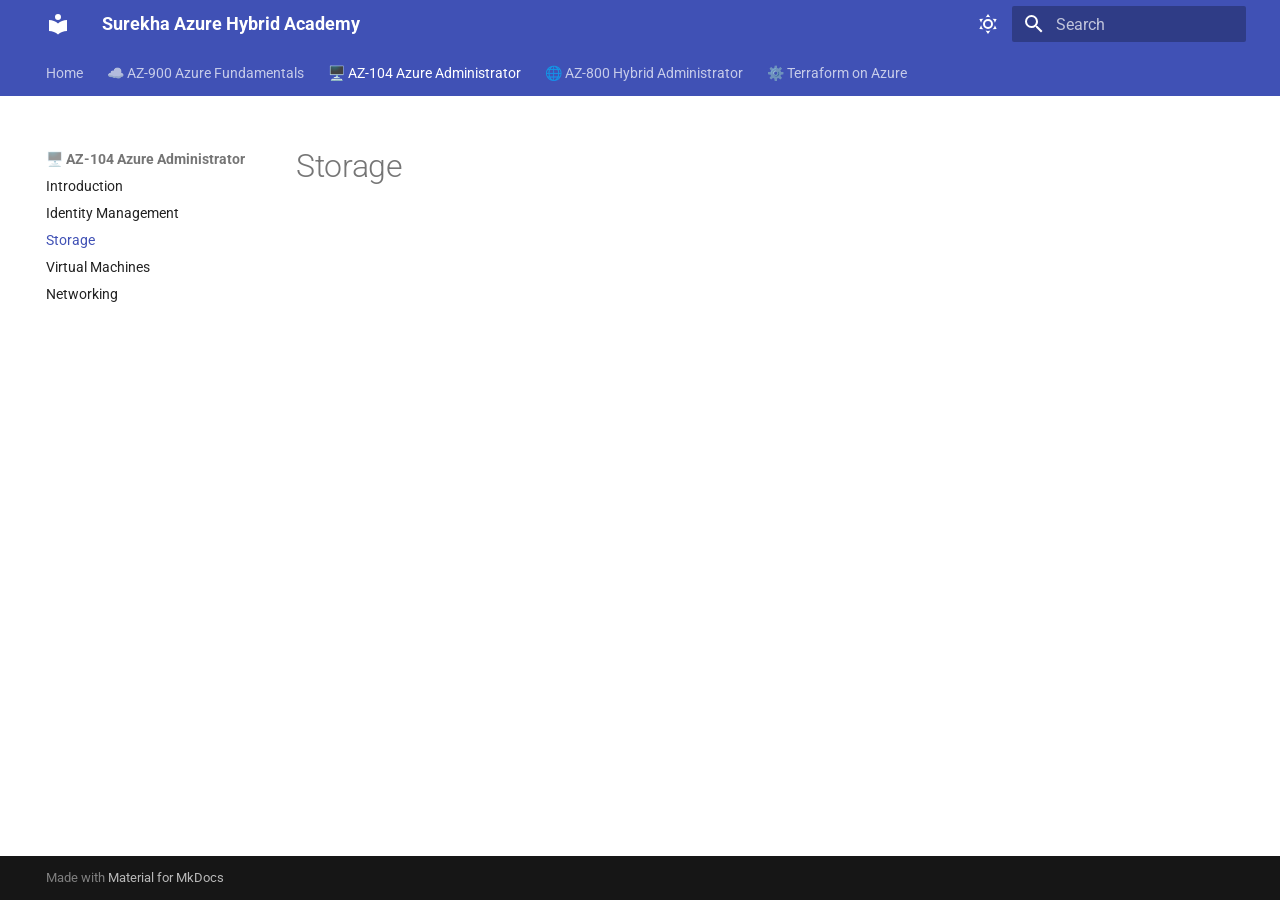
<file: az104/storage/index.html>
<!doctype html>
<html lang="en" class="no-js">
  <head>
    
      <meta charset="utf-8">
      <meta name="viewport" content="width=device-width,initial-scale=1">
      
        <meta name="description" content="Azure Administration, Hybrid Cloud, Terraform and Enterprise Cloud Projects">
      
      
        <meta name="author" content="Surekha Azure Hybrid Academy">
      
      
      
        <link rel="prev" href="../identity/">
      
      
        <link rel="next" href="../virtual-machines/">
      
      
        
      
      
      <link rel="icon" href="../../assets/images/favicon.png">
      <meta name="generator" content="mkdocs-1.6.1, mkdocs-material-9.7.7">
    
    
      
        <title>Storage - Surekha Azure Hybrid Academy</title>
      
    
    
      <link rel="stylesheet" href="../../assets/stylesheets/main.ec1eaa64.min.css">
      
        
        <link rel="stylesheet" href="../../assets/stylesheets/palette.ab4e12ef.min.css">
      
      


    
    
      
    
    
      
        
        
        <link rel="preconnect" href="https://fonts.gstatic.com" crossorigin>
        <link rel="stylesheet" href="https://fonts.googleapis.com/css?family=Roboto:300,300i,400,400i,700,700i%7CRoboto+Mono:400,400i,700,700i&display=fallback">
        <style>:root{--md-text-font:"Roboto";--md-code-font:"Roboto Mono"}</style>
      
    
    
    <script>__md_scope=new URL("../..",location),__md_hash=e=>[...e].reduce(((e,_)=>(e<<5)-e+_.charCodeAt(0)),0),__md_get=(e,_=localStorage,t=__md_scope)=>JSON.parse(_.getItem(t.pathname+"."+e)),__md_set=(e,_,t=localStorage,a=__md_scope)=>{try{t.setItem(a.pathname+"."+e,JSON.stringify(_))}catch(e){}}</script>
    
      

    
    
  </head>
  
  
    
    
      
    
    
    
    
    <body dir="ltr" data-md-color-scheme="default" data-md-color-primary="indigo" data-md-color-accent="indigo">
  
    
    <input class="md-toggle" data-md-toggle="drawer" type="checkbox" id="__drawer" autocomplete="off">
    <input class="md-toggle" data-md-toggle="search" type="checkbox" id="__search" autocomplete="off">
    <label class="md-overlay" for="__drawer"></label>
    <div data-md-component="skip">
      
    </div>
    <div data-md-component="announce">
      
    </div>
    
    
      

<header class="md-header" data-md-component="header">
  <nav class="md-header__inner md-grid" aria-label="Header">
    <a href="../.." title="Surekha Azure Hybrid Academy" class="md-header__button md-logo" aria-label="Surekha Azure Hybrid Academy" data-md-component="logo">
      
  
  <svg xmlns="http://www.w3.org/2000/svg" viewBox="0 0 24 24"><path d="M12 8a3 3 0 0 0 3-3 3 3 0 0 0-3-3 3 3 0 0 0-3 3 3 3 0 0 0 3 3m0 3.54C9.64 9.35 6.5 8 3 8v11c3.5 0 6.64 1.35 9 3.54 2.36-2.19 5.5-3.54 9-3.54V8c-3.5 0-6.64 1.35-9 3.54"/></svg>

    </a>
    <label class="md-header__button md-icon" for="__drawer">
      
      <svg xmlns="http://www.w3.org/2000/svg" viewBox="0 0 24 24"><path d="M3 6h18v2H3zm0 5h18v2H3zm0 5h18v2H3z"/></svg>
    </label>
    <div class="md-header__title" data-md-component="header-title">
      <div class="md-header__ellipsis">
        <div class="md-header__topic">
          <span class="md-ellipsis">
            Surekha Azure Hybrid Academy
          </span>
        </div>
        <div class="md-header__topic" data-md-component="header-topic">
          <span class="md-ellipsis">
            
              Storage
            
          </span>
        </div>
      </div>
    </div>
    
      
        <form class="md-header__option" data-md-component="palette">
  
    
    
    
    <input class="md-option" data-md-color-media="(prefers-color-scheme: light)" data-md-color-scheme="default" data-md-color-primary="indigo" data-md-color-accent="indigo"  aria-label="Light mode"  type="radio" name="__palette" id="__palette_0">
    
      <label class="md-header__button md-icon" title="Light mode" for="__palette_1" hidden>
        <svg xmlns="http://www.w3.org/2000/svg" viewBox="0 0 24 24"><path d="M12 7a5 5 0 0 1 5 5 5 5 0 0 1-5 5 5 5 0 0 1-5-5 5 5 0 0 1 5-5m0 2a3 3 0 0 0-3 3 3 3 0 0 0 3 3 3 3 0 0 0 3-3 3 3 0 0 0-3-3m0-7 2.39 3.42C13.65 5.15 12.84 5 12 5s-1.65.15-2.39.42zM3.34 7l4.16-.35A7.2 7.2 0 0 0 5.94 8.5c-.44.74-.69 1.5-.83 2.29zm.02 10 1.76-3.77a7.131 7.131 0 0 0 2.38 4.14zM20.65 7l-1.77 3.79a7.02 7.02 0 0 0-2.38-4.15zm-.01 10-4.14.36c.59-.51 1.12-1.14 1.54-1.86.42-.73.69-1.5.83-2.29zM12 22l-2.41-3.44c.74.27 1.55.44 2.41.44.82 0 1.63-.17 2.37-.44z"/></svg>
      </label>
    
  
    
    
    
    <input class="md-option" data-md-color-media="(prefers-color-scheme: dark)" data-md-color-scheme="slate" data-md-color-primary="indigo" data-md-color-accent="indigo"  aria-label="Dark mode"  type="radio" name="__palette" id="__palette_1">
    
      <label class="md-header__button md-icon" title="Dark mode" for="__palette_0" hidden>
        <svg xmlns="http://www.w3.org/2000/svg" viewBox="0 0 24 24"><path d="m17.75 4.09-2.53 1.94.91 3.06-2.63-1.81-2.63 1.81.91-3.06-2.53-1.94L12.44 4l1.06-3 1.06 3zm3.5 6.91-1.64 1.25.59 1.98-1.7-1.17-1.7 1.17.59-1.98L15.75 11l2.06-.05L18.5 9l.69 1.95zm-2.28 4.95c.83-.08 1.72 1.1 1.19 1.85-.32.45-.66.87-1.08 1.27C15.17 23 8.84 23 4.94 19.07c-3.91-3.9-3.91-10.24 0-14.14.4-.4.82-.76 1.27-1.08.75-.53 1.93.36 1.85 1.19-.27 2.86.69 5.83 2.89 8.02a9.96 9.96 0 0 0 8.02 2.89m-1.64 2.02a12.08 12.08 0 0 1-7.8-3.47c-2.17-2.19-3.33-5-3.49-7.82-2.81 3.14-2.7 7.96.31 10.98 3.02 3.01 7.84 3.12 10.98.31"/></svg>
      </label>
    
  
</form>
      
    
    
      <script>var palette=__md_get("__palette");if(palette&&palette.color){if("(prefers-color-scheme)"===palette.color.media){var media=matchMedia("(prefers-color-scheme: light)"),input=document.querySelector(media.matches?"[data-md-color-media='(prefers-color-scheme: light)']":"[data-md-color-media='(prefers-color-scheme: dark)']");palette.color.media=input.getAttribute("data-md-color-media"),palette.color.scheme=input.getAttribute("data-md-color-scheme"),palette.color.primary=input.getAttribute("data-md-color-primary"),palette.color.accent=input.getAttribute("data-md-color-accent")}for(var[key,value]of Object.entries(palette.color))document.body.setAttribute("data-md-color-"+key,value)}</script>
    
    
    
      
      
        <label class="md-header__button md-icon" for="__search">
          
          <svg xmlns="http://www.w3.org/2000/svg" viewBox="0 0 24 24"><path d="M9.5 3A6.5 6.5 0 0 1 16 9.5c0 1.61-.59 3.09-1.56 4.23l.27.27h.79l5 5-1.5 1.5-5-5v-.79l-.27-.27A6.52 6.52 0 0 1 9.5 16 6.5 6.5 0 0 1 3 9.5 6.5 6.5 0 0 1 9.5 3m0 2C7 5 5 7 5 9.5S7 14 9.5 14 14 12 14 9.5 12 5 9.5 5"/></svg>
        </label>
        <div class="md-search" data-md-component="search" role="dialog">
  <label class="md-search__overlay" for="__search"></label>
  <div class="md-search__inner" role="search">
    <form class="md-search__form" name="search">
      <input type="text" class="md-search__input" name="query" aria-label="Search" placeholder="Search" autocapitalize="off" autocorrect="off" autocomplete="off" spellcheck="false" data-md-component="search-query" required>
      <label class="md-search__icon md-icon" for="__search">
        
        <svg xmlns="http://www.w3.org/2000/svg" viewBox="0 0 24 24"><path d="M9.5 3A6.5 6.5 0 0 1 16 9.5c0 1.61-.59 3.09-1.56 4.23l.27.27h.79l5 5-1.5 1.5-5-5v-.79l-.27-.27A6.52 6.52 0 0 1 9.5 16 6.5 6.5 0 0 1 3 9.5 6.5 6.5 0 0 1 9.5 3m0 2C7 5 5 7 5 9.5S7 14 9.5 14 14 12 14 9.5 12 5 9.5 5"/></svg>
        
        <svg xmlns="http://www.w3.org/2000/svg" viewBox="0 0 24 24"><path d="M20 11v2H8l5.5 5.5-1.42 1.42L4.16 12l7.92-7.92L13.5 5.5 8 11z"/></svg>
      </label>
      <nav class="md-search__options" aria-label="Search">
        
        <button type="reset" class="md-search__icon md-icon" title="Clear" aria-label="Clear" tabindex="-1">
          
          <svg xmlns="http://www.w3.org/2000/svg" viewBox="0 0 24 24"><path d="M19 6.41 17.59 5 12 10.59 6.41 5 5 6.41 10.59 12 5 17.59 6.41 19 12 13.41 17.59 19 19 17.59 13.41 12z"/></svg>
        </button>
      </nav>
      
    </form>
    <div class="md-search__output">
      <div class="md-search__scrollwrap" tabindex="0" data-md-scrollfix>
        <div class="md-search-result" data-md-component="search-result">
          <div class="md-search-result__meta">
            Initializing search
          </div>
          <ol class="md-search-result__list" role="presentation"></ol>
        </div>
      </div>
    </div>
  </div>
</div>
      
    
    
  </nav>
  
</header>
    
    <div class="md-container" data-md-component="container">
      
      
        
          
            
<nav class="md-tabs" aria-label="Tabs" data-md-component="tabs">
  <div class="md-grid">
    <ul class="md-tabs__list">
      
        
  
  
  
  
    
    
      <li class="md-tabs__item">
        <a href="../.." class="md-tabs__link">
          
  
  
  Home

        </a>
      </li>
    
  

      
        
  
  
  
  
    
    
      <li class="md-tabs__item">
        <a href="../../az900/introduction/" class="md-tabs__link">
          
  
  
  ☁️ AZ-900 Azure Fundamentals

        </a>
      </li>
    
  

      
        
  
  
  
    
  
  
    
    
      <li class="md-tabs__item md-tabs__item--active">
        <a href="../introduction/" class="md-tabs__link">
          
  
  
  🖥️ AZ-104 Azure Administrator

        </a>
      </li>
    
  

      
        
  
  
  
  
    
    
      <li class="md-tabs__item">
        <a href="../../az800/introduction/" class="md-tabs__link">
          
  
  
  🌐 AZ-800 Hybrid Administrator

        </a>
      </li>
    
  

      
        
  
  
  
  
    
    
      <li class="md-tabs__item">
        <a href="../../terraform/introduction/" class="md-tabs__link">
          
  
  
  ⚙️ Terraform on Azure

        </a>
      </li>
    
  

      
    </ul>
  </div>
</nav>
          
        
      
      <main class="md-main" data-md-component="main">
        <div class="md-main__inner md-grid">
          
            
              
              <div class="md-sidebar md-sidebar--primary" data-md-component="sidebar" data-md-type="navigation" >
                <div class="md-sidebar__scrollwrap">
                  <div class="md-sidebar__inner">
                    


  


<nav class="md-nav md-nav--primary md-nav--lifted" aria-label="Navigation" data-md-level="0">
  <label class="md-nav__title" for="__drawer">
    <a href="../.." title="Surekha Azure Hybrid Academy" class="md-nav__button md-logo" aria-label="Surekha Azure Hybrid Academy" data-md-component="logo">
      
  
  <svg xmlns="http://www.w3.org/2000/svg" viewBox="0 0 24 24"><path d="M12 8a3 3 0 0 0 3-3 3 3 0 0 0-3-3 3 3 0 0 0-3 3 3 3 0 0 0 3 3m0 3.54C9.64 9.35 6.5 8 3 8v11c3.5 0 6.64 1.35 9 3.54 2.36-2.19 5.5-3.54 9-3.54V8c-3.5 0-6.64 1.35-9 3.54"/></svg>

    </a>
    Surekha Azure Hybrid Academy
  </label>
  
  <ul class="md-nav__list" data-md-scrollfix>
    
      
      
  
  
  
  
    
    
    
    
      
      
        
      
    
    
    <li class="md-nav__item md-nav__item--nested">
      
        
        
          
        
        <input class="md-nav__toggle md-toggle md-toggle--indeterminate" type="checkbox" id="__nav_1" >
        
          
          <label class="md-nav__link" for="__nav_1" id="__nav_1_label" tabindex="0">
            
  
  
  <span class="md-ellipsis">
    
  
    Home
  

    
  </span>
  
  

            <span class="md-nav__icon md-icon"></span>
          </label>
        
        <nav class="md-nav" data-md-level="1" aria-labelledby="__nav_1_label" aria-expanded="false">
          <label class="md-nav__title" for="__nav_1">
            <span class="md-nav__icon md-icon"></span>
            
  
    Home
  

          </label>
          <ul class="md-nav__list" data-md-scrollfix>
            
              
                
  
  
  
  
    <li class="md-nav__item">
      <a href="../.." class="md-nav__link">
        
  
  
  <span class="md-ellipsis">
    
  
    Welcome
  

    
  </span>
  
  

      </a>
    </li>
  

              
            
          </ul>
        </nav>
      
    </li>
  

    
      
      
  
  
  
  
    
    
    
    
      
      
        
      
    
    
    <li class="md-nav__item md-nav__item--nested">
      
        
        
          
        
        <input class="md-nav__toggle md-toggle md-toggle--indeterminate" type="checkbox" id="__nav_2" >
        
          
          <label class="md-nav__link" for="__nav_2" id="__nav_2_label" tabindex="0">
            
  
  
  <span class="md-ellipsis">
    
  
    ☁️ AZ-900 Azure Fundamentals
  

    
  </span>
  
  

            <span class="md-nav__icon md-icon"></span>
          </label>
        
        <nav class="md-nav" data-md-level="1" aria-labelledby="__nav_2_label" aria-expanded="false">
          <label class="md-nav__title" for="__nav_2">
            <span class="md-nav__icon md-icon"></span>
            
  
    ☁️ AZ-900 Azure Fundamentals
  

          </label>
          <ul class="md-nav__list" data-md-scrollfix>
            
              
                
  
  
  
  
    <li class="md-nav__item">
      <a href="../../az900/introduction/" class="md-nav__link">
        
  
  
  <span class="md-ellipsis">
    
  
    Introduction
  

    
  </span>
  
  

      </a>
    </li>
  

              
            
          </ul>
        </nav>
      
    </li>
  

    
      
      
  
  
    
  
  
  
    
    
    
    
      
        
        
      
      
        
      
    
    
    <li class="md-nav__item md-nav__item--active md-nav__item--section md-nav__item--nested">
      
        
        
        <input class="md-nav__toggle md-toggle " type="checkbox" id="__nav_3" checked>
        
          
          <label class="md-nav__link" for="__nav_3" id="__nav_3_label" tabindex="">
            
  
  
  <span class="md-ellipsis">
    
  
    🖥️ AZ-104 Azure Administrator
  

    
  </span>
  
  

            <span class="md-nav__icon md-icon"></span>
          </label>
        
        <nav class="md-nav" data-md-level="1" aria-labelledby="__nav_3_label" aria-expanded="true">
          <label class="md-nav__title" for="__nav_3">
            <span class="md-nav__icon md-icon"></span>
            
  
    🖥️ AZ-104 Azure Administrator
  

          </label>
          <ul class="md-nav__list" data-md-scrollfix>
            
              
                
  
  
  
  
    <li class="md-nav__item">
      <a href="../introduction/" class="md-nav__link">
        
  
  
  <span class="md-ellipsis">
    
  
    Introduction
  

    
  </span>
  
  

      </a>
    </li>
  

              
            
              
                
  
  
  
  
    <li class="md-nav__item">
      <a href="../identity/" class="md-nav__link">
        
  
  
  <span class="md-ellipsis">
    
  
    Identity Management
  

    
  </span>
  
  

      </a>
    </li>
  

              
            
              
                
  
  
    
  
  
  
    <li class="md-nav__item md-nav__item--active">
      
      <input class="md-nav__toggle md-toggle" type="checkbox" id="__toc">
      
      
      
      <a href="./" class="md-nav__link md-nav__link--active">
        
  
  
  <span class="md-ellipsis">
    
  
    Storage
  

    
  </span>
  
  

      </a>
      
    </li>
  

              
            
              
                
  
  
  
  
    <li class="md-nav__item">
      <a href="../virtual-machines/" class="md-nav__link">
        
  
  
  <span class="md-ellipsis">
    
  
    Virtual Machines
  

    
  </span>
  
  

      </a>
    </li>
  

              
            
              
                
  
  
  
  
    <li class="md-nav__item">
      <a href="../networking/" class="md-nav__link">
        
  
  
  <span class="md-ellipsis">
    
  
    Networking
  

    
  </span>
  
  

      </a>
    </li>
  

              
            
          </ul>
        </nav>
      
    </li>
  

    
      
      
  
  
  
  
    
    
    
    
      
      
        
      
    
    
    <li class="md-nav__item md-nav__item--nested">
      
        
        
          
        
        <input class="md-nav__toggle md-toggle md-toggle--indeterminate" type="checkbox" id="__nav_4" >
        
          
          <label class="md-nav__link" for="__nav_4" id="__nav_4_label" tabindex="0">
            
  
  
  <span class="md-ellipsis">
    
  
    🌐 AZ-800 Hybrid Administrator
  

    
  </span>
  
  

            <span class="md-nav__icon md-icon"></span>
          </label>
        
        <nav class="md-nav" data-md-level="1" aria-labelledby="__nav_4_label" aria-expanded="false">
          <label class="md-nav__title" for="__nav_4">
            <span class="md-nav__icon md-icon"></span>
            
  
    🌐 AZ-800 Hybrid Administrator
  

          </label>
          <ul class="md-nav__list" data-md-scrollfix>
            
              
                
  
  
  
  
    <li class="md-nav__item">
      <a href="../../az800/introduction/" class="md-nav__link">
        
  
  
  <span class="md-ellipsis">
    
  
    Introduction
  

    
  </span>
  
  

      </a>
    </li>
  

              
            
          </ul>
        </nav>
      
    </li>
  

    
      
      
  
  
  
  
    
    
    
    
      
      
        
      
    
    
    <li class="md-nav__item md-nav__item--nested">
      
        
        
          
        
        <input class="md-nav__toggle md-toggle md-toggle--indeterminate" type="checkbox" id="__nav_5" >
        
          
          <label class="md-nav__link" for="__nav_5" id="__nav_5_label" tabindex="0">
            
  
  
  <span class="md-ellipsis">
    
  
    ⚙️ Terraform on Azure
  

    
  </span>
  
  

            <span class="md-nav__icon md-icon"></span>
          </label>
        
        <nav class="md-nav" data-md-level="1" aria-labelledby="__nav_5_label" aria-expanded="false">
          <label class="md-nav__title" for="__nav_5">
            <span class="md-nav__icon md-icon"></span>
            
  
    ⚙️ Terraform on Azure
  

          </label>
          <ul class="md-nav__list" data-md-scrollfix>
            
              
                
  
  
  
  
    <li class="md-nav__item">
      <a href="../../terraform/introduction/" class="md-nav__link">
        
  
  
  <span class="md-ellipsis">
    
  
    Introduction
  

    
  </span>
  
  

      </a>
    </li>
  

              
            
          </ul>
        </nav>
      
    </li>
  

    
  </ul>
</nav>
                  </div>
                </div>
              </div>
            
            
              
              <div class="md-sidebar md-sidebar--secondary" data-md-component="sidebar" data-md-type="toc" >
                <div class="md-sidebar__scrollwrap">
                  <div class="md-sidebar__inner">
                    

<nav class="md-nav md-nav--secondary" aria-label="Table of contents">
  
  
  
  
</nav>
                  </div>
                </div>
              </div>
            
          
          
            <div class="md-content" data-md-component="content">
              
              <article class="md-content__inner md-typeset">
                
                  



  <h1>Storage</h1>














                
              </article>
            </div>
          
          
<script>var target=document.getElementById(location.hash.slice(1));target&&target.name&&(target.checked=target.name.startsWith("__tabbed_"))</script>
        </div>
        
          <button type="button" class="md-top md-icon" data-md-component="top" hidden>
  
  <svg xmlns="http://www.w3.org/2000/svg" viewBox="0 0 24 24"><path d="M13 20h-2V8l-5.5 5.5-1.42-1.42L12 4.16l7.92 7.92-1.42 1.42L13 8z"/></svg>
  Back to top
</button>
        
      </main>
      
        <footer class="md-footer">
  
  <div class="md-footer-meta md-typeset">
    <div class="md-footer-meta__inner md-grid">
      <div class="md-copyright">
  
  
    Made with
    <a href="https://squidfunk.github.io/mkdocs-material/" target="_blank" rel="noopener">
      Material for MkDocs
    </a>
  
</div>
      
    </div>
  </div>
</footer>
      
    </div>
    <div class="md-dialog" data-md-component="dialog">
      <div class="md-dialog__inner md-typeset"></div>
    </div>
    
    
    
      
      
      <script id="__config" type="application/json">{"annotate": null, "base": "../..", "features": ["navigation.tabs", "navigation.sections", "navigation.expand", "navigation.top", "search.highlight", "content.code.copy"], "search": "../../assets/javascripts/workers/search.2c215733.min.js", "tags": null, "translations": {"clipboard.copied": "Copied to clipboard", "clipboard.copy": "Copy to clipboard", "search.result.more.one": "1 more on this page", "search.result.more.other": "# more on this page", "search.result.none": "No matching documents", "search.result.one": "1 matching document", "search.result.other": "# matching documents", "search.result.placeholder": "Type to start searching", "search.result.term.missing": "Missing", "select.version": "Select version"}, "version": null}</script>
    
    
      <script src="../../assets/javascripts/bundle.d7400e89.min.js"></script>
      
    
  </body>
</html>
</file>
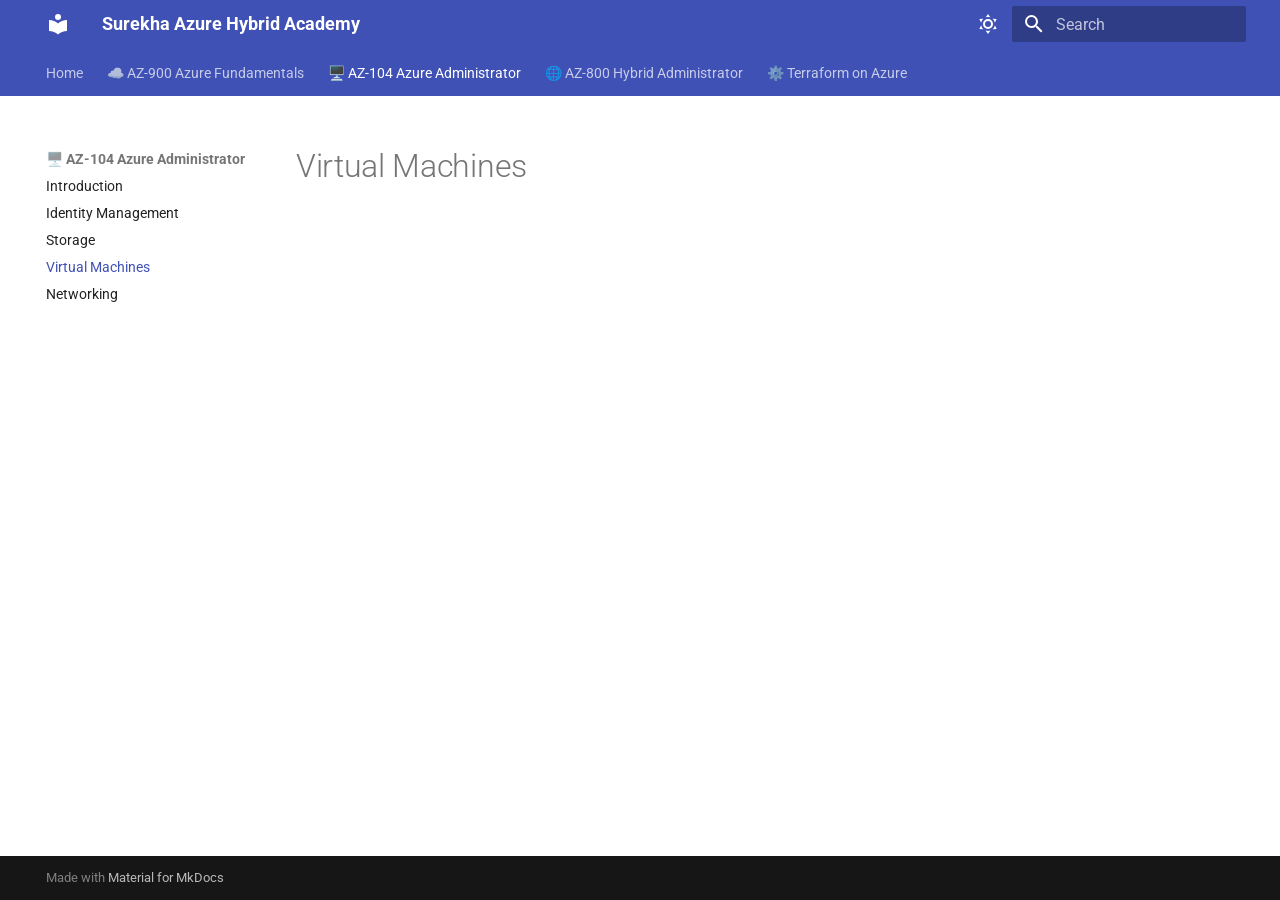
<file: az104/virtual-machines/index.html>
<!doctype html>
<html lang="en" class="no-js">
  <head>
    
      <meta charset="utf-8">
      <meta name="viewport" content="width=device-width,initial-scale=1">
      
        <meta name="description" content="Azure Administration, Hybrid Cloud, Terraform and Enterprise Cloud Projects">
      
      
        <meta name="author" content="Surekha Azure Hybrid Academy">
      
      
      
        <link rel="prev" href="../storage/">
      
      
        <link rel="next" href="../networking/">
      
      
        
      
      
      <link rel="icon" href="../../assets/images/favicon.png">
      <meta name="generator" content="mkdocs-1.6.1, mkdocs-material-9.7.7">
    
    
      
        <title>Virtual Machines - Surekha Azure Hybrid Academy</title>
      
    
    
      <link rel="stylesheet" href="../../assets/stylesheets/main.ec1eaa64.min.css">
      
        
        <link rel="stylesheet" href="../../assets/stylesheets/palette.ab4e12ef.min.css">
      
      


    
    
      
    
    
      
        
        
        <link rel="preconnect" href="https://fonts.gstatic.com" crossorigin>
        <link rel="stylesheet" href="https://fonts.googleapis.com/css?family=Roboto:300,300i,400,400i,700,700i%7CRoboto+Mono:400,400i,700,700i&display=fallback">
        <style>:root{--md-text-font:"Roboto";--md-code-font:"Roboto Mono"}</style>
      
    
    
    <script>__md_scope=new URL("../..",location),__md_hash=e=>[...e].reduce(((e,_)=>(e<<5)-e+_.charCodeAt(0)),0),__md_get=(e,_=localStorage,t=__md_scope)=>JSON.parse(_.getItem(t.pathname+"."+e)),__md_set=(e,_,t=localStorage,a=__md_scope)=>{try{t.setItem(a.pathname+"."+e,JSON.stringify(_))}catch(e){}}</script>
    
      

    
    
  </head>
  
  
    
    
      
    
    
    
    
    <body dir="ltr" data-md-color-scheme="default" data-md-color-primary="indigo" data-md-color-accent="indigo">
  
    
    <input class="md-toggle" data-md-toggle="drawer" type="checkbox" id="__drawer" autocomplete="off">
    <input class="md-toggle" data-md-toggle="search" type="checkbox" id="__search" autocomplete="off">
    <label class="md-overlay" for="__drawer"></label>
    <div data-md-component="skip">
      
    </div>
    <div data-md-component="announce">
      
    </div>
    
    
      

<header class="md-header" data-md-component="header">
  <nav class="md-header__inner md-grid" aria-label="Header">
    <a href="../.." title="Surekha Azure Hybrid Academy" class="md-header__button md-logo" aria-label="Surekha Azure Hybrid Academy" data-md-component="logo">
      
  
  <svg xmlns="http://www.w3.org/2000/svg" viewBox="0 0 24 24"><path d="M12 8a3 3 0 0 0 3-3 3 3 0 0 0-3-3 3 3 0 0 0-3 3 3 3 0 0 0 3 3m0 3.54C9.64 9.35 6.5 8 3 8v11c3.5 0 6.64 1.35 9 3.54 2.36-2.19 5.5-3.54 9-3.54V8c-3.5 0-6.64 1.35-9 3.54"/></svg>

    </a>
    <label class="md-header__button md-icon" for="__drawer">
      
      <svg xmlns="http://www.w3.org/2000/svg" viewBox="0 0 24 24"><path d="M3 6h18v2H3zm0 5h18v2H3zm0 5h18v2H3z"/></svg>
    </label>
    <div class="md-header__title" data-md-component="header-title">
      <div class="md-header__ellipsis">
        <div class="md-header__topic">
          <span class="md-ellipsis">
            Surekha Azure Hybrid Academy
          </span>
        </div>
        <div class="md-header__topic" data-md-component="header-topic">
          <span class="md-ellipsis">
            
              Virtual Machines
            
          </span>
        </div>
      </div>
    </div>
    
      
        <form class="md-header__option" data-md-component="palette">
  
    
    
    
    <input class="md-option" data-md-color-media="(prefers-color-scheme: light)" data-md-color-scheme="default" data-md-color-primary="indigo" data-md-color-accent="indigo"  aria-label="Light mode"  type="radio" name="__palette" id="__palette_0">
    
      <label class="md-header__button md-icon" title="Light mode" for="__palette_1" hidden>
        <svg xmlns="http://www.w3.org/2000/svg" viewBox="0 0 24 24"><path d="M12 7a5 5 0 0 1 5 5 5 5 0 0 1-5 5 5 5 0 0 1-5-5 5 5 0 0 1 5-5m0 2a3 3 0 0 0-3 3 3 3 0 0 0 3 3 3 3 0 0 0 3-3 3 3 0 0 0-3-3m0-7 2.39 3.42C13.65 5.15 12.84 5 12 5s-1.65.15-2.39.42zM3.34 7l4.16-.35A7.2 7.2 0 0 0 5.94 8.5c-.44.74-.69 1.5-.83 2.29zm.02 10 1.76-3.77a7.131 7.131 0 0 0 2.38 4.14zM20.65 7l-1.77 3.79a7.02 7.02 0 0 0-2.38-4.15zm-.01 10-4.14.36c.59-.51 1.12-1.14 1.54-1.86.42-.73.69-1.5.83-2.29zM12 22l-2.41-3.44c.74.27 1.55.44 2.41.44.82 0 1.63-.17 2.37-.44z"/></svg>
      </label>
    
  
    
    
    
    <input class="md-option" data-md-color-media="(prefers-color-scheme: dark)" data-md-color-scheme="slate" data-md-color-primary="indigo" data-md-color-accent="indigo"  aria-label="Dark mode"  type="radio" name="__palette" id="__palette_1">
    
      <label class="md-header__button md-icon" title="Dark mode" for="__palette_0" hidden>
        <svg xmlns="http://www.w3.org/2000/svg" viewBox="0 0 24 24"><path d="m17.75 4.09-2.53 1.94.91 3.06-2.63-1.81-2.63 1.81.91-3.06-2.53-1.94L12.44 4l1.06-3 1.06 3zm3.5 6.91-1.64 1.25.59 1.98-1.7-1.17-1.7 1.17.59-1.98L15.75 11l2.06-.05L18.5 9l.69 1.95zm-2.28 4.95c.83-.08 1.72 1.1 1.19 1.85-.32.45-.66.87-1.08 1.27C15.17 23 8.84 23 4.94 19.07c-3.91-3.9-3.91-10.24 0-14.14.4-.4.82-.76 1.27-1.08.75-.53 1.93.36 1.85 1.19-.27 2.86.69 5.83 2.89 8.02a9.96 9.96 0 0 0 8.02 2.89m-1.64 2.02a12.08 12.08 0 0 1-7.8-3.47c-2.17-2.19-3.33-5-3.49-7.82-2.81 3.14-2.7 7.96.31 10.98 3.02 3.01 7.84 3.12 10.98.31"/></svg>
      </label>
    
  
</form>
      
    
    
      <script>var palette=__md_get("__palette");if(palette&&palette.color){if("(prefers-color-scheme)"===palette.color.media){var media=matchMedia("(prefers-color-scheme: light)"),input=document.querySelector(media.matches?"[data-md-color-media='(prefers-color-scheme: light)']":"[data-md-color-media='(prefers-color-scheme: dark)']");palette.color.media=input.getAttribute("data-md-color-media"),palette.color.scheme=input.getAttribute("data-md-color-scheme"),palette.color.primary=input.getAttribute("data-md-color-primary"),palette.color.accent=input.getAttribute("data-md-color-accent")}for(var[key,value]of Object.entries(palette.color))document.body.setAttribute("data-md-color-"+key,value)}</script>
    
    
    
      
      
        <label class="md-header__button md-icon" for="__search">
          
          <svg xmlns="http://www.w3.org/2000/svg" viewBox="0 0 24 24"><path d="M9.5 3A6.5 6.5 0 0 1 16 9.5c0 1.61-.59 3.09-1.56 4.23l.27.27h.79l5 5-1.5 1.5-5-5v-.79l-.27-.27A6.52 6.52 0 0 1 9.5 16 6.5 6.5 0 0 1 3 9.5 6.5 6.5 0 0 1 9.5 3m0 2C7 5 5 7 5 9.5S7 14 9.5 14 14 12 14 9.5 12 5 9.5 5"/></svg>
        </label>
        <div class="md-search" data-md-component="search" role="dialog">
  <label class="md-search__overlay" for="__search"></label>
  <div class="md-search__inner" role="search">
    <form class="md-search__form" name="search">
      <input type="text" class="md-search__input" name="query" aria-label="Search" placeholder="Search" autocapitalize="off" autocorrect="off" autocomplete="off" spellcheck="false" data-md-component="search-query" required>
      <label class="md-search__icon md-icon" for="__search">
        
        <svg xmlns="http://www.w3.org/2000/svg" viewBox="0 0 24 24"><path d="M9.5 3A6.5 6.5 0 0 1 16 9.5c0 1.61-.59 3.09-1.56 4.23l.27.27h.79l5 5-1.5 1.5-5-5v-.79l-.27-.27A6.52 6.52 0 0 1 9.5 16 6.5 6.5 0 0 1 3 9.5 6.5 6.5 0 0 1 9.5 3m0 2C7 5 5 7 5 9.5S7 14 9.5 14 14 12 14 9.5 12 5 9.5 5"/></svg>
        
        <svg xmlns="http://www.w3.org/2000/svg" viewBox="0 0 24 24"><path d="M20 11v2H8l5.5 5.5-1.42 1.42L4.16 12l7.92-7.92L13.5 5.5 8 11z"/></svg>
      </label>
      <nav class="md-search__options" aria-label="Search">
        
        <button type="reset" class="md-search__icon md-icon" title="Clear" aria-label="Clear" tabindex="-1">
          
          <svg xmlns="http://www.w3.org/2000/svg" viewBox="0 0 24 24"><path d="M19 6.41 17.59 5 12 10.59 6.41 5 5 6.41 10.59 12 5 17.59 6.41 19 12 13.41 17.59 19 19 17.59 13.41 12z"/></svg>
        </button>
      </nav>
      
    </form>
    <div class="md-search__output">
      <div class="md-search__scrollwrap" tabindex="0" data-md-scrollfix>
        <div class="md-search-result" data-md-component="search-result">
          <div class="md-search-result__meta">
            Initializing search
          </div>
          <ol class="md-search-result__list" role="presentation"></ol>
        </div>
      </div>
    </div>
  </div>
</div>
      
    
    
  </nav>
  
</header>
    
    <div class="md-container" data-md-component="container">
      
      
        
          
            
<nav class="md-tabs" aria-label="Tabs" data-md-component="tabs">
  <div class="md-grid">
    <ul class="md-tabs__list">
      
        
  
  
  
  
    
    
      <li class="md-tabs__item">
        <a href="../.." class="md-tabs__link">
          
  
  
  Home

        </a>
      </li>
    
  

      
        
  
  
  
  
    
    
      <li class="md-tabs__item">
        <a href="../../az900/introduction/" class="md-tabs__link">
          
  
  
  ☁️ AZ-900 Azure Fundamentals

        </a>
      </li>
    
  

      
        
  
  
  
    
  
  
    
    
      <li class="md-tabs__item md-tabs__item--active">
        <a href="../introduction/" class="md-tabs__link">
          
  
  
  🖥️ AZ-104 Azure Administrator

        </a>
      </li>
    
  

      
        
  
  
  
  
    
    
      <li class="md-tabs__item">
        <a href="../../az800/introduction/" class="md-tabs__link">
          
  
  
  🌐 AZ-800 Hybrid Administrator

        </a>
      </li>
    
  

      
        
  
  
  
  
    
    
      <li class="md-tabs__item">
        <a href="../../terraform/introduction/" class="md-tabs__link">
          
  
  
  ⚙️ Terraform on Azure

        </a>
      </li>
    
  

      
    </ul>
  </div>
</nav>
          
        
      
      <main class="md-main" data-md-component="main">
        <div class="md-main__inner md-grid">
          
            
              
              <div class="md-sidebar md-sidebar--primary" data-md-component="sidebar" data-md-type="navigation" >
                <div class="md-sidebar__scrollwrap">
                  <div class="md-sidebar__inner">
                    


  


<nav class="md-nav md-nav--primary md-nav--lifted" aria-label="Navigation" data-md-level="0">
  <label class="md-nav__title" for="__drawer">
    <a href="../.." title="Surekha Azure Hybrid Academy" class="md-nav__button md-logo" aria-label="Surekha Azure Hybrid Academy" data-md-component="logo">
      
  
  <svg xmlns="http://www.w3.org/2000/svg" viewBox="0 0 24 24"><path d="M12 8a3 3 0 0 0 3-3 3 3 0 0 0-3-3 3 3 0 0 0-3 3 3 3 0 0 0 3 3m0 3.54C9.64 9.35 6.5 8 3 8v11c3.5 0 6.64 1.35 9 3.54 2.36-2.19 5.5-3.54 9-3.54V8c-3.5 0-6.64 1.35-9 3.54"/></svg>

    </a>
    Surekha Azure Hybrid Academy
  </label>
  
  <ul class="md-nav__list" data-md-scrollfix>
    
      
      
  
  
  
  
    
    
    
    
      
      
        
      
    
    
    <li class="md-nav__item md-nav__item--nested">
      
        
        
          
        
        <input class="md-nav__toggle md-toggle md-toggle--indeterminate" type="checkbox" id="__nav_1" >
        
          
          <label class="md-nav__link" for="__nav_1" id="__nav_1_label" tabindex="0">
            
  
  
  <span class="md-ellipsis">
    
  
    Home
  

    
  </span>
  
  

            <span class="md-nav__icon md-icon"></span>
          </label>
        
        <nav class="md-nav" data-md-level="1" aria-labelledby="__nav_1_label" aria-expanded="false">
          <label class="md-nav__title" for="__nav_1">
            <span class="md-nav__icon md-icon"></span>
            
  
    Home
  

          </label>
          <ul class="md-nav__list" data-md-scrollfix>
            
              
                
  
  
  
  
    <li class="md-nav__item">
      <a href="../.." class="md-nav__link">
        
  
  
  <span class="md-ellipsis">
    
  
    Welcome
  

    
  </span>
  
  

      </a>
    </li>
  

              
            
          </ul>
        </nav>
      
    </li>
  

    
      
      
  
  
  
  
    
    
    
    
      
      
        
      
    
    
    <li class="md-nav__item md-nav__item--nested">
      
        
        
          
        
        <input class="md-nav__toggle md-toggle md-toggle--indeterminate" type="checkbox" id="__nav_2" >
        
          
          <label class="md-nav__link" for="__nav_2" id="__nav_2_label" tabindex="0">
            
  
  
  <span class="md-ellipsis">
    
  
    ☁️ AZ-900 Azure Fundamentals
  

    
  </span>
  
  

            <span class="md-nav__icon md-icon"></span>
          </label>
        
        <nav class="md-nav" data-md-level="1" aria-labelledby="__nav_2_label" aria-expanded="false">
          <label class="md-nav__title" for="__nav_2">
            <span class="md-nav__icon md-icon"></span>
            
  
    ☁️ AZ-900 Azure Fundamentals
  

          </label>
          <ul class="md-nav__list" data-md-scrollfix>
            
              
                
  
  
  
  
    <li class="md-nav__item">
      <a href="../../az900/introduction/" class="md-nav__link">
        
  
  
  <span class="md-ellipsis">
    
  
    Introduction
  

    
  </span>
  
  

      </a>
    </li>
  

              
            
          </ul>
        </nav>
      
    </li>
  

    
      
      
  
  
    
  
  
  
    
    
    
    
      
        
        
      
      
        
      
    
    
    <li class="md-nav__item md-nav__item--active md-nav__item--section md-nav__item--nested">
      
        
        
        <input class="md-nav__toggle md-toggle " type="checkbox" id="__nav_3" checked>
        
          
          <label class="md-nav__link" for="__nav_3" id="__nav_3_label" tabindex="">
            
  
  
  <span class="md-ellipsis">
    
  
    🖥️ AZ-104 Azure Administrator
  

    
  </span>
  
  

            <span class="md-nav__icon md-icon"></span>
          </label>
        
        <nav class="md-nav" data-md-level="1" aria-labelledby="__nav_3_label" aria-expanded="true">
          <label class="md-nav__title" for="__nav_3">
            <span class="md-nav__icon md-icon"></span>
            
  
    🖥️ AZ-104 Azure Administrator
  

          </label>
          <ul class="md-nav__list" data-md-scrollfix>
            
              
                
  
  
  
  
    <li class="md-nav__item">
      <a href="../introduction/" class="md-nav__link">
        
  
  
  <span class="md-ellipsis">
    
  
    Introduction
  

    
  </span>
  
  

      </a>
    </li>
  

              
            
              
                
  
  
  
  
    <li class="md-nav__item">
      <a href="../identity/" class="md-nav__link">
        
  
  
  <span class="md-ellipsis">
    
  
    Identity Management
  

    
  </span>
  
  

      </a>
    </li>
  

              
            
              
                
  
  
  
  
    <li class="md-nav__item">
      <a href="../storage/" class="md-nav__link">
        
  
  
  <span class="md-ellipsis">
    
  
    Storage
  

    
  </span>
  
  

      </a>
    </li>
  

              
            
              
                
  
  
    
  
  
  
    <li class="md-nav__item md-nav__item--active">
      
      <input class="md-nav__toggle md-toggle" type="checkbox" id="__toc">
      
      
      
      <a href="./" class="md-nav__link md-nav__link--active">
        
  
  
  <span class="md-ellipsis">
    
  
    Virtual Machines
  

    
  </span>
  
  

      </a>
      
    </li>
  

              
            
              
                
  
  
  
  
    <li class="md-nav__item">
      <a href="../networking/" class="md-nav__link">
        
  
  
  <span class="md-ellipsis">
    
  
    Networking
  

    
  </span>
  
  

      </a>
    </li>
  

              
            
          </ul>
        </nav>
      
    </li>
  

    
      
      
  
  
  
  
    
    
    
    
      
      
        
      
    
    
    <li class="md-nav__item md-nav__item--nested">
      
        
        
          
        
        <input class="md-nav__toggle md-toggle md-toggle--indeterminate" type="checkbox" id="__nav_4" >
        
          
          <label class="md-nav__link" for="__nav_4" id="__nav_4_label" tabindex="0">
            
  
  
  <span class="md-ellipsis">
    
  
    🌐 AZ-800 Hybrid Administrator
  

    
  </span>
  
  

            <span class="md-nav__icon md-icon"></span>
          </label>
        
        <nav class="md-nav" data-md-level="1" aria-labelledby="__nav_4_label" aria-expanded="false">
          <label class="md-nav__title" for="__nav_4">
            <span class="md-nav__icon md-icon"></span>
            
  
    🌐 AZ-800 Hybrid Administrator
  

          </label>
          <ul class="md-nav__list" data-md-scrollfix>
            
              
                
  
  
  
  
    <li class="md-nav__item">
      <a href="../../az800/introduction/" class="md-nav__link">
        
  
  
  <span class="md-ellipsis">
    
  
    Introduction
  

    
  </span>
  
  

      </a>
    </li>
  

              
            
          </ul>
        </nav>
      
    </li>
  

    
      
      
  
  
  
  
    
    
    
    
      
      
        
      
    
    
    <li class="md-nav__item md-nav__item--nested">
      
        
        
          
        
        <input class="md-nav__toggle md-toggle md-toggle--indeterminate" type="checkbox" id="__nav_5" >
        
          
          <label class="md-nav__link" for="__nav_5" id="__nav_5_label" tabindex="0">
            
  
  
  <span class="md-ellipsis">
    
  
    ⚙️ Terraform on Azure
  

    
  </span>
  
  

            <span class="md-nav__icon md-icon"></span>
          </label>
        
        <nav class="md-nav" data-md-level="1" aria-labelledby="__nav_5_label" aria-expanded="false">
          <label class="md-nav__title" for="__nav_5">
            <span class="md-nav__icon md-icon"></span>
            
  
    ⚙️ Terraform on Azure
  

          </label>
          <ul class="md-nav__list" data-md-scrollfix>
            
              
                
  
  
  
  
    <li class="md-nav__item">
      <a href="../../terraform/introduction/" class="md-nav__link">
        
  
  
  <span class="md-ellipsis">
    
  
    Introduction
  

    
  </span>
  
  

      </a>
    </li>
  

              
            
          </ul>
        </nav>
      
    </li>
  

    
  </ul>
</nav>
                  </div>
                </div>
              </div>
            
            
              
              <div class="md-sidebar md-sidebar--secondary" data-md-component="sidebar" data-md-type="toc" >
                <div class="md-sidebar__scrollwrap">
                  <div class="md-sidebar__inner">
                    

<nav class="md-nav md-nav--secondary" aria-label="Table of contents">
  
  
  
  
</nav>
                  </div>
                </div>
              </div>
            
          
          
            <div class="md-content" data-md-component="content">
              
              <article class="md-content__inner md-typeset">
                
                  



  <h1>Virtual Machines</h1>














                
              </article>
            </div>
          
          
<script>var target=document.getElementById(location.hash.slice(1));target&&target.name&&(target.checked=target.name.startsWith("__tabbed_"))</script>
        </div>
        
          <button type="button" class="md-top md-icon" data-md-component="top" hidden>
  
  <svg xmlns="http://www.w3.org/2000/svg" viewBox="0 0 24 24"><path d="M13 20h-2V8l-5.5 5.5-1.42-1.42L12 4.16l7.92 7.92-1.42 1.42L13 8z"/></svg>
  Back to top
</button>
        
      </main>
      
        <footer class="md-footer">
  
  <div class="md-footer-meta md-typeset">
    <div class="md-footer-meta__inner md-grid">
      <div class="md-copyright">
  
  
    Made with
    <a href="https://squidfunk.github.io/mkdocs-material/" target="_blank" rel="noopener">
      Material for MkDocs
    </a>
  
</div>
      
    </div>
  </div>
</footer>
      
    </div>
    <div class="md-dialog" data-md-component="dialog">
      <div class="md-dialog__inner md-typeset"></div>
    </div>
    
    
    
      
      
      <script id="__config" type="application/json">{"annotate": null, "base": "../..", "features": ["navigation.tabs", "navigation.sections", "navigation.expand", "navigation.top", "search.highlight", "content.code.copy"], "search": "../../assets/javascripts/workers/search.2c215733.min.js", "tags": null, "translations": {"clipboard.copied": "Copied to clipboard", "clipboard.copy": "Copy to clipboard", "search.result.more.one": "1 more on this page", "search.result.more.other": "# more on this page", "search.result.none": "No matching documents", "search.result.one": "1 matching document", "search.result.other": "# matching documents", "search.result.placeholder": "Type to start searching", "search.result.term.missing": "Missing", "select.version": "Select version"}, "version": null}</script>
    
    
      <script src="../../assets/javascripts/bundle.d7400e89.min.js"></script>
      
    
  </body>
</html>
</file>
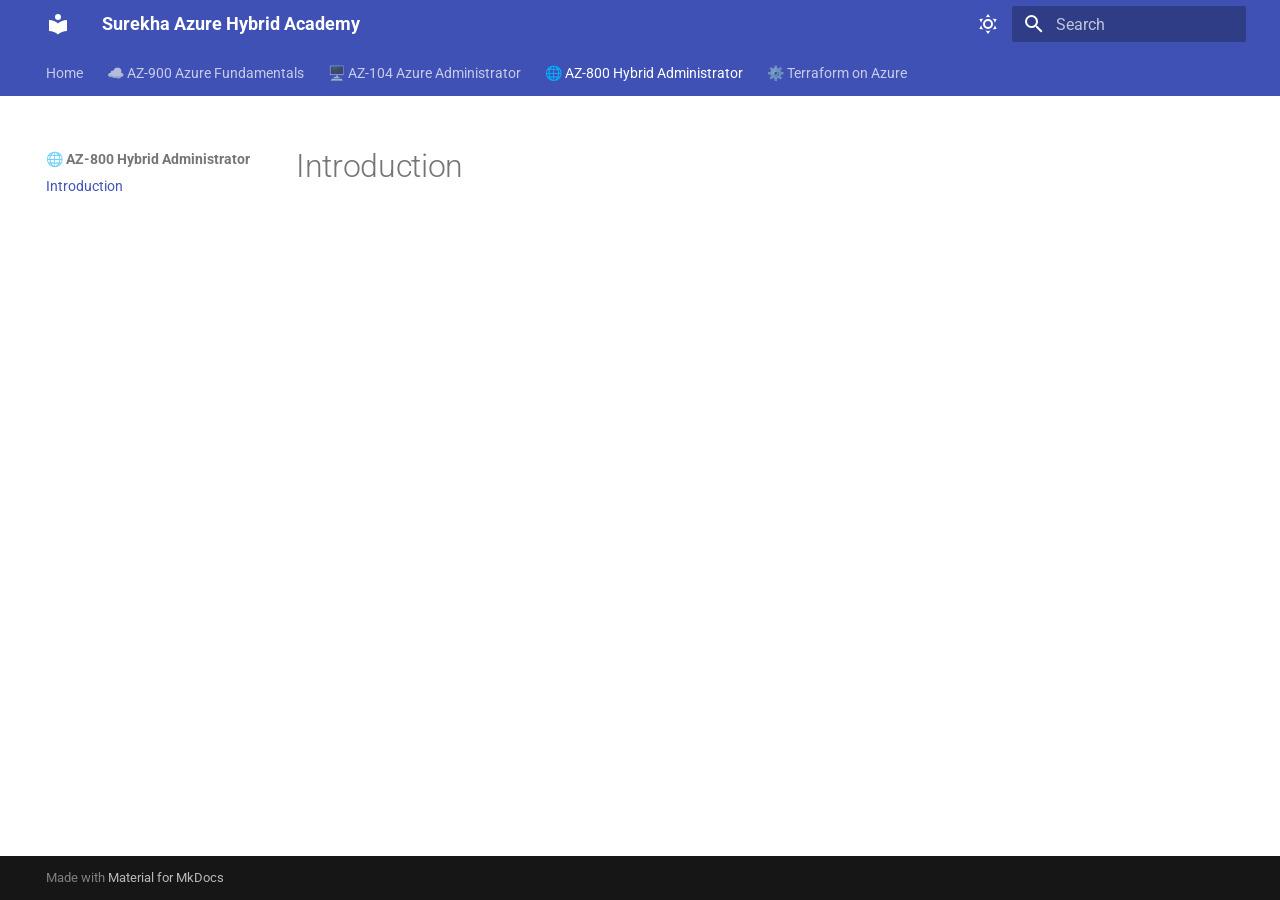
<file: az800/introduction/index.html>
<!doctype html>
<html lang="en" class="no-js">
  <head>
    
      <meta charset="utf-8">
      <meta name="viewport" content="width=device-width,initial-scale=1">
      
        <meta name="description" content="Azure Administration, Hybrid Cloud, Terraform and Enterprise Cloud Projects">
      
      
        <meta name="author" content="Surekha Azure Hybrid Academy">
      
      
      
        <link rel="prev" href="../../az104/networking/">
      
      
        <link rel="next" href="../../terraform/introduction/">
      
      
        
      
      
      <link rel="icon" href="../../assets/images/favicon.png">
      <meta name="generator" content="mkdocs-1.6.1, mkdocs-material-9.7.7">
    
    
      
        <title>Introduction - Surekha Azure Hybrid Academy</title>
      
    
    
      <link rel="stylesheet" href="../../assets/stylesheets/main.ec1eaa64.min.css">
      
        
        <link rel="stylesheet" href="../../assets/stylesheets/palette.ab4e12ef.min.css">
      
      


    
    
      
    
    
      
        
        
        <link rel="preconnect" href="https://fonts.gstatic.com" crossorigin>
        <link rel="stylesheet" href="https://fonts.googleapis.com/css?family=Roboto:300,300i,400,400i,700,700i%7CRoboto+Mono:400,400i,700,700i&display=fallback">
        <style>:root{--md-text-font:"Roboto";--md-code-font:"Roboto Mono"}</style>
      
    
    
    <script>__md_scope=new URL("../..",location),__md_hash=e=>[...e].reduce(((e,_)=>(e<<5)-e+_.charCodeAt(0)),0),__md_get=(e,_=localStorage,t=__md_scope)=>JSON.parse(_.getItem(t.pathname+"."+e)),__md_set=(e,_,t=localStorage,a=__md_scope)=>{try{t.setItem(a.pathname+"."+e,JSON.stringify(_))}catch(e){}}</script>
    
      

    
    
  </head>
  
  
    
    
      
    
    
    
    
    <body dir="ltr" data-md-color-scheme="default" data-md-color-primary="indigo" data-md-color-accent="indigo">
  
    
    <input class="md-toggle" data-md-toggle="drawer" type="checkbox" id="__drawer" autocomplete="off">
    <input class="md-toggle" data-md-toggle="search" type="checkbox" id="__search" autocomplete="off">
    <label class="md-overlay" for="__drawer"></label>
    <div data-md-component="skip">
      
    </div>
    <div data-md-component="announce">
      
    </div>
    
    
      

<header class="md-header" data-md-component="header">
  <nav class="md-header__inner md-grid" aria-label="Header">
    <a href="../.." title="Surekha Azure Hybrid Academy" class="md-header__button md-logo" aria-label="Surekha Azure Hybrid Academy" data-md-component="logo">
      
  
  <svg xmlns="http://www.w3.org/2000/svg" viewBox="0 0 24 24"><path d="M12 8a3 3 0 0 0 3-3 3 3 0 0 0-3-3 3 3 0 0 0-3 3 3 3 0 0 0 3 3m0 3.54C9.64 9.35 6.5 8 3 8v11c3.5 0 6.64 1.35 9 3.54 2.36-2.19 5.5-3.54 9-3.54V8c-3.5 0-6.64 1.35-9 3.54"/></svg>

    </a>
    <label class="md-header__button md-icon" for="__drawer">
      
      <svg xmlns="http://www.w3.org/2000/svg" viewBox="0 0 24 24"><path d="M3 6h18v2H3zm0 5h18v2H3zm0 5h18v2H3z"/></svg>
    </label>
    <div class="md-header__title" data-md-component="header-title">
      <div class="md-header__ellipsis">
        <div class="md-header__topic">
          <span class="md-ellipsis">
            Surekha Azure Hybrid Academy
          </span>
        </div>
        <div class="md-header__topic" data-md-component="header-topic">
          <span class="md-ellipsis">
            
              Introduction
            
          </span>
        </div>
      </div>
    </div>
    
      
        <form class="md-header__option" data-md-component="palette">
  
    
    
    
    <input class="md-option" data-md-color-media="(prefers-color-scheme: light)" data-md-color-scheme="default" data-md-color-primary="indigo" data-md-color-accent="indigo"  aria-label="Light mode"  type="radio" name="__palette" id="__palette_0">
    
      <label class="md-header__button md-icon" title="Light mode" for="__palette_1" hidden>
        <svg xmlns="http://www.w3.org/2000/svg" viewBox="0 0 24 24"><path d="M12 7a5 5 0 0 1 5 5 5 5 0 0 1-5 5 5 5 0 0 1-5-5 5 5 0 0 1 5-5m0 2a3 3 0 0 0-3 3 3 3 0 0 0 3 3 3 3 0 0 0 3-3 3 3 0 0 0-3-3m0-7 2.39 3.42C13.65 5.15 12.84 5 12 5s-1.65.15-2.39.42zM3.34 7l4.16-.35A7.2 7.2 0 0 0 5.94 8.5c-.44.74-.69 1.5-.83 2.29zm.02 10 1.76-3.77a7.131 7.131 0 0 0 2.38 4.14zM20.65 7l-1.77 3.79a7.02 7.02 0 0 0-2.38-4.15zm-.01 10-4.14.36c.59-.51 1.12-1.14 1.54-1.86.42-.73.69-1.5.83-2.29zM12 22l-2.41-3.44c.74.27 1.55.44 2.41.44.82 0 1.63-.17 2.37-.44z"/></svg>
      </label>
    
  
    
    
    
    <input class="md-option" data-md-color-media="(prefers-color-scheme: dark)" data-md-color-scheme="slate" data-md-color-primary="indigo" data-md-color-accent="indigo"  aria-label="Dark mode"  type="radio" name="__palette" id="__palette_1">
    
      <label class="md-header__button md-icon" title="Dark mode" for="__palette_0" hidden>
        <svg xmlns="http://www.w3.org/2000/svg" viewBox="0 0 24 24"><path d="m17.75 4.09-2.53 1.94.91 3.06-2.63-1.81-2.63 1.81.91-3.06-2.53-1.94L12.44 4l1.06-3 1.06 3zm3.5 6.91-1.64 1.25.59 1.98-1.7-1.17-1.7 1.17.59-1.98L15.75 11l2.06-.05L18.5 9l.69 1.95zm-2.28 4.95c.83-.08 1.72 1.1 1.19 1.85-.32.45-.66.87-1.08 1.27C15.17 23 8.84 23 4.94 19.07c-3.91-3.9-3.91-10.24 0-14.14.4-.4.82-.76 1.27-1.08.75-.53 1.93.36 1.85 1.19-.27 2.86.69 5.83 2.89 8.02a9.96 9.96 0 0 0 8.02 2.89m-1.64 2.02a12.08 12.08 0 0 1-7.8-3.47c-2.17-2.19-3.33-5-3.49-7.82-2.81 3.14-2.7 7.96.31 10.98 3.02 3.01 7.84 3.12 10.98.31"/></svg>
      </label>
    
  
</form>
      
    
    
      <script>var palette=__md_get("__palette");if(palette&&palette.color){if("(prefers-color-scheme)"===palette.color.media){var media=matchMedia("(prefers-color-scheme: light)"),input=document.querySelector(media.matches?"[data-md-color-media='(prefers-color-scheme: light)']":"[data-md-color-media='(prefers-color-scheme: dark)']");palette.color.media=input.getAttribute("data-md-color-media"),palette.color.scheme=input.getAttribute("data-md-color-scheme"),palette.color.primary=input.getAttribute("data-md-color-primary"),palette.color.accent=input.getAttribute("data-md-color-accent")}for(var[key,value]of Object.entries(palette.color))document.body.setAttribute("data-md-color-"+key,value)}</script>
    
    
    
      
      
        <label class="md-header__button md-icon" for="__search">
          
          <svg xmlns="http://www.w3.org/2000/svg" viewBox="0 0 24 24"><path d="M9.5 3A6.5 6.5 0 0 1 16 9.5c0 1.61-.59 3.09-1.56 4.23l.27.27h.79l5 5-1.5 1.5-5-5v-.79l-.27-.27A6.52 6.52 0 0 1 9.5 16 6.5 6.5 0 0 1 3 9.5 6.5 6.5 0 0 1 9.5 3m0 2C7 5 5 7 5 9.5S7 14 9.5 14 14 12 14 9.5 12 5 9.5 5"/></svg>
        </label>
        <div class="md-search" data-md-component="search" role="dialog">
  <label class="md-search__overlay" for="__search"></label>
  <div class="md-search__inner" role="search">
    <form class="md-search__form" name="search">
      <input type="text" class="md-search__input" name="query" aria-label="Search" placeholder="Search" autocapitalize="off" autocorrect="off" autocomplete="off" spellcheck="false" data-md-component="search-query" required>
      <label class="md-search__icon md-icon" for="__search">
        
        <svg xmlns="http://www.w3.org/2000/svg" viewBox="0 0 24 24"><path d="M9.5 3A6.5 6.5 0 0 1 16 9.5c0 1.61-.59 3.09-1.56 4.23l.27.27h.79l5 5-1.5 1.5-5-5v-.79l-.27-.27A6.52 6.52 0 0 1 9.5 16 6.5 6.5 0 0 1 3 9.5 6.5 6.5 0 0 1 9.5 3m0 2C7 5 5 7 5 9.5S7 14 9.5 14 14 12 14 9.5 12 5 9.5 5"/></svg>
        
        <svg xmlns="http://www.w3.org/2000/svg" viewBox="0 0 24 24"><path d="M20 11v2H8l5.5 5.5-1.42 1.42L4.16 12l7.92-7.92L13.5 5.5 8 11z"/></svg>
      </label>
      <nav class="md-search__options" aria-label="Search">
        
        <button type="reset" class="md-search__icon md-icon" title="Clear" aria-label="Clear" tabindex="-1">
          
          <svg xmlns="http://www.w3.org/2000/svg" viewBox="0 0 24 24"><path d="M19 6.41 17.59 5 12 10.59 6.41 5 5 6.41 10.59 12 5 17.59 6.41 19 12 13.41 17.59 19 19 17.59 13.41 12z"/></svg>
        </button>
      </nav>
      
    </form>
    <div class="md-search__output">
      <div class="md-search__scrollwrap" tabindex="0" data-md-scrollfix>
        <div class="md-search-result" data-md-component="search-result">
          <div class="md-search-result__meta">
            Initializing search
          </div>
          <ol class="md-search-result__list" role="presentation"></ol>
        </div>
      </div>
    </div>
  </div>
</div>
      
    
    
  </nav>
  
</header>
    
    <div class="md-container" data-md-component="container">
      
      
        
          
            
<nav class="md-tabs" aria-label="Tabs" data-md-component="tabs">
  <div class="md-grid">
    <ul class="md-tabs__list">
      
        
  
  
  
  
    
    
      <li class="md-tabs__item">
        <a href="../.." class="md-tabs__link">
          
  
  
  Home

        </a>
      </li>
    
  

      
        
  
  
  
  
    
    
      <li class="md-tabs__item">
        <a href="../../az900/introduction/" class="md-tabs__link">
          
  
  
  ☁️ AZ-900 Azure Fundamentals

        </a>
      </li>
    
  

      
        
  
  
  
  
    
    
      <li class="md-tabs__item">
        <a href="../../az104/introduction/" class="md-tabs__link">
          
  
  
  🖥️ AZ-104 Azure Administrator

        </a>
      </li>
    
  

      
        
  
  
  
    
  
  
    
    
      <li class="md-tabs__item md-tabs__item--active">
        <a href="./" class="md-tabs__link">
          
  
  
  🌐 AZ-800 Hybrid Administrator

        </a>
      </li>
    
  

      
        
  
  
  
  
    
    
      <li class="md-tabs__item">
        <a href="../../terraform/introduction/" class="md-tabs__link">
          
  
  
  ⚙️ Terraform on Azure

        </a>
      </li>
    
  

      
    </ul>
  </div>
</nav>
          
        
      
      <main class="md-main" data-md-component="main">
        <div class="md-main__inner md-grid">
          
            
              
              <div class="md-sidebar md-sidebar--primary" data-md-component="sidebar" data-md-type="navigation" >
                <div class="md-sidebar__scrollwrap">
                  <div class="md-sidebar__inner">
                    


  


<nav class="md-nav md-nav--primary md-nav--lifted" aria-label="Navigation" data-md-level="0">
  <label class="md-nav__title" for="__drawer">
    <a href="../.." title="Surekha Azure Hybrid Academy" class="md-nav__button md-logo" aria-label="Surekha Azure Hybrid Academy" data-md-component="logo">
      
  
  <svg xmlns="http://www.w3.org/2000/svg" viewBox="0 0 24 24"><path d="M12 8a3 3 0 0 0 3-3 3 3 0 0 0-3-3 3 3 0 0 0-3 3 3 3 0 0 0 3 3m0 3.54C9.64 9.35 6.5 8 3 8v11c3.5 0 6.64 1.35 9 3.54 2.36-2.19 5.5-3.54 9-3.54V8c-3.5 0-6.64 1.35-9 3.54"/></svg>

    </a>
    Surekha Azure Hybrid Academy
  </label>
  
  <ul class="md-nav__list" data-md-scrollfix>
    
      
      
  
  
  
  
    
    
    
    
      
      
        
      
    
    
    <li class="md-nav__item md-nav__item--nested">
      
        
        
          
        
        <input class="md-nav__toggle md-toggle md-toggle--indeterminate" type="checkbox" id="__nav_1" >
        
          
          <label class="md-nav__link" for="__nav_1" id="__nav_1_label" tabindex="0">
            
  
  
  <span class="md-ellipsis">
    
  
    Home
  

    
  </span>
  
  

            <span class="md-nav__icon md-icon"></span>
          </label>
        
        <nav class="md-nav" data-md-level="1" aria-labelledby="__nav_1_label" aria-expanded="false">
          <label class="md-nav__title" for="__nav_1">
            <span class="md-nav__icon md-icon"></span>
            
  
    Home
  

          </label>
          <ul class="md-nav__list" data-md-scrollfix>
            
              
                
  
  
  
  
    <li class="md-nav__item">
      <a href="../.." class="md-nav__link">
        
  
  
  <span class="md-ellipsis">
    
  
    Welcome
  

    
  </span>
  
  

      </a>
    </li>
  

              
            
          </ul>
        </nav>
      
    </li>
  

    
      
      
  
  
  
  
    
    
    
    
      
      
        
      
    
    
    <li class="md-nav__item md-nav__item--nested">
      
        
        
          
        
        <input class="md-nav__toggle md-toggle md-toggle--indeterminate" type="checkbox" id="__nav_2" >
        
          
          <label class="md-nav__link" for="__nav_2" id="__nav_2_label" tabindex="0">
            
  
  
  <span class="md-ellipsis">
    
  
    ☁️ AZ-900 Azure Fundamentals
  

    
  </span>
  
  

            <span class="md-nav__icon md-icon"></span>
          </label>
        
        <nav class="md-nav" data-md-level="1" aria-labelledby="__nav_2_label" aria-expanded="false">
          <label class="md-nav__title" for="__nav_2">
            <span class="md-nav__icon md-icon"></span>
            
  
    ☁️ AZ-900 Azure Fundamentals
  

          </label>
          <ul class="md-nav__list" data-md-scrollfix>
            
              
                
  
  
  
  
    <li class="md-nav__item">
      <a href="../../az900/introduction/" class="md-nav__link">
        
  
  
  <span class="md-ellipsis">
    
  
    Introduction
  

    
  </span>
  
  

      </a>
    </li>
  

              
            
          </ul>
        </nav>
      
    </li>
  

    
      
      
  
  
  
  
    
    
    
    
      
      
        
      
    
    
    <li class="md-nav__item md-nav__item--nested">
      
        
        
          
        
        <input class="md-nav__toggle md-toggle md-toggle--indeterminate" type="checkbox" id="__nav_3" >
        
          
          <label class="md-nav__link" for="__nav_3" id="__nav_3_label" tabindex="0">
            
  
  
  <span class="md-ellipsis">
    
  
    🖥️ AZ-104 Azure Administrator
  

    
  </span>
  
  

            <span class="md-nav__icon md-icon"></span>
          </label>
        
        <nav class="md-nav" data-md-level="1" aria-labelledby="__nav_3_label" aria-expanded="false">
          <label class="md-nav__title" for="__nav_3">
            <span class="md-nav__icon md-icon"></span>
            
  
    🖥️ AZ-104 Azure Administrator
  

          </label>
          <ul class="md-nav__list" data-md-scrollfix>
            
              
                
  
  
  
  
    <li class="md-nav__item">
      <a href="../../az104/introduction/" class="md-nav__link">
        
  
  
  <span class="md-ellipsis">
    
  
    Introduction
  

    
  </span>
  
  

      </a>
    </li>
  

              
            
              
                
  
  
  
  
    <li class="md-nav__item">
      <a href="../../az104/identity/" class="md-nav__link">
        
  
  
  <span class="md-ellipsis">
    
  
    Identity Management
  

    
  </span>
  
  

      </a>
    </li>
  

              
            
              
                
  
  
  
  
    <li class="md-nav__item">
      <a href="../../az104/storage/" class="md-nav__link">
        
  
  
  <span class="md-ellipsis">
    
  
    Storage
  

    
  </span>
  
  

      </a>
    </li>
  

              
            
              
                
  
  
  
  
    <li class="md-nav__item">
      <a href="../../az104/virtual-machines/" class="md-nav__link">
        
  
  
  <span class="md-ellipsis">
    
  
    Virtual Machines
  

    
  </span>
  
  

      </a>
    </li>
  

              
            
              
                
  
  
  
  
    <li class="md-nav__item">
      <a href="../../az104/networking/" class="md-nav__link">
        
  
  
  <span class="md-ellipsis">
    
  
    Networking
  

    
  </span>
  
  

      </a>
    </li>
  

              
            
          </ul>
        </nav>
      
    </li>
  

    
      
      
  
  
    
  
  
  
    
    
    
    
      
        
        
      
      
        
      
    
    
    <li class="md-nav__item md-nav__item--active md-nav__item--section md-nav__item--nested">
      
        
        
        <input class="md-nav__toggle md-toggle " type="checkbox" id="__nav_4" checked>
        
          
          <label class="md-nav__link" for="__nav_4" id="__nav_4_label" tabindex="">
            
  
  
  <span class="md-ellipsis">
    
  
    🌐 AZ-800 Hybrid Administrator
  

    
  </span>
  
  

            <span class="md-nav__icon md-icon"></span>
          </label>
        
        <nav class="md-nav" data-md-level="1" aria-labelledby="__nav_4_label" aria-expanded="true">
          <label class="md-nav__title" for="__nav_4">
            <span class="md-nav__icon md-icon"></span>
            
  
    🌐 AZ-800 Hybrid Administrator
  

          </label>
          <ul class="md-nav__list" data-md-scrollfix>
            
              
                
  
  
    
  
  
  
    <li class="md-nav__item md-nav__item--active">
      
      <input class="md-nav__toggle md-toggle" type="checkbox" id="__toc">
      
      
      
      <a href="./" class="md-nav__link md-nav__link--active">
        
  
  
  <span class="md-ellipsis">
    
  
    Introduction
  

    
  </span>
  
  

      </a>
      
    </li>
  

              
            
          </ul>
        </nav>
      
    </li>
  

    
      
      
  
  
  
  
    
    
    
    
      
      
        
      
    
    
    <li class="md-nav__item md-nav__item--nested">
      
        
        
          
        
        <input class="md-nav__toggle md-toggle md-toggle--indeterminate" type="checkbox" id="__nav_5" >
        
          
          <label class="md-nav__link" for="__nav_5" id="__nav_5_label" tabindex="0">
            
  
  
  <span class="md-ellipsis">
    
  
    ⚙️ Terraform on Azure
  

    
  </span>
  
  

            <span class="md-nav__icon md-icon"></span>
          </label>
        
        <nav class="md-nav" data-md-level="1" aria-labelledby="__nav_5_label" aria-expanded="false">
          <label class="md-nav__title" for="__nav_5">
            <span class="md-nav__icon md-icon"></span>
            
  
    ⚙️ Terraform on Azure
  

          </label>
          <ul class="md-nav__list" data-md-scrollfix>
            
              
                
  
  
  
  
    <li class="md-nav__item">
      <a href="../../terraform/introduction/" class="md-nav__link">
        
  
  
  <span class="md-ellipsis">
    
  
    Introduction
  

    
  </span>
  
  

      </a>
    </li>
  

              
            
          </ul>
        </nav>
      
    </li>
  

    
  </ul>
</nav>
                  </div>
                </div>
              </div>
            
            
              
              <div class="md-sidebar md-sidebar--secondary" data-md-component="sidebar" data-md-type="toc" >
                <div class="md-sidebar__scrollwrap">
                  <div class="md-sidebar__inner">
                    

<nav class="md-nav md-nav--secondary" aria-label="Table of contents">
  
  
  
  
</nav>
                  </div>
                </div>
              </div>
            
          
          
            <div class="md-content" data-md-component="content">
              
              <article class="md-content__inner md-typeset">
                
                  



  <h1>Introduction</h1>














                
              </article>
            </div>
          
          
<script>var target=document.getElementById(location.hash.slice(1));target&&target.name&&(target.checked=target.name.startsWith("__tabbed_"))</script>
        </div>
        
          <button type="button" class="md-top md-icon" data-md-component="top" hidden>
  
  <svg xmlns="http://www.w3.org/2000/svg" viewBox="0 0 24 24"><path d="M13 20h-2V8l-5.5 5.5-1.42-1.42L12 4.16l7.92 7.92-1.42 1.42L13 8z"/></svg>
  Back to top
</button>
        
      </main>
      
        <footer class="md-footer">
  
  <div class="md-footer-meta md-typeset">
    <div class="md-footer-meta__inner md-grid">
      <div class="md-copyright">
  
  
    Made with
    <a href="https://squidfunk.github.io/mkdocs-material/" target="_blank" rel="noopener">
      Material for MkDocs
    </a>
  
</div>
      
    </div>
  </div>
</footer>
      
    </div>
    <div class="md-dialog" data-md-component="dialog">
      <div class="md-dialog__inner md-typeset"></div>
    </div>
    
    
    
      
      
      <script id="__config" type="application/json">{"annotate": null, "base": "../..", "features": ["navigation.tabs", "navigation.sections", "navigation.expand", "navigation.top", "search.highlight", "content.code.copy"], "search": "../../assets/javascripts/workers/search.2c215733.min.js", "tags": null, "translations": {"clipboard.copied": "Copied to clipboard", "clipboard.copy": "Copy to clipboard", "search.result.more.one": "1 more on this page", "search.result.more.other": "# more on this page", "search.result.none": "No matching documents", "search.result.one": "1 matching document", "search.result.other": "# matching documents", "search.result.placeholder": "Type to start searching", "search.result.term.missing": "Missing", "select.version": "Select version"}, "version": null}</script>
    
    
      <script src="../../assets/javascripts/bundle.d7400e89.min.js"></script>
      
    
  </body>
</html>
</file>
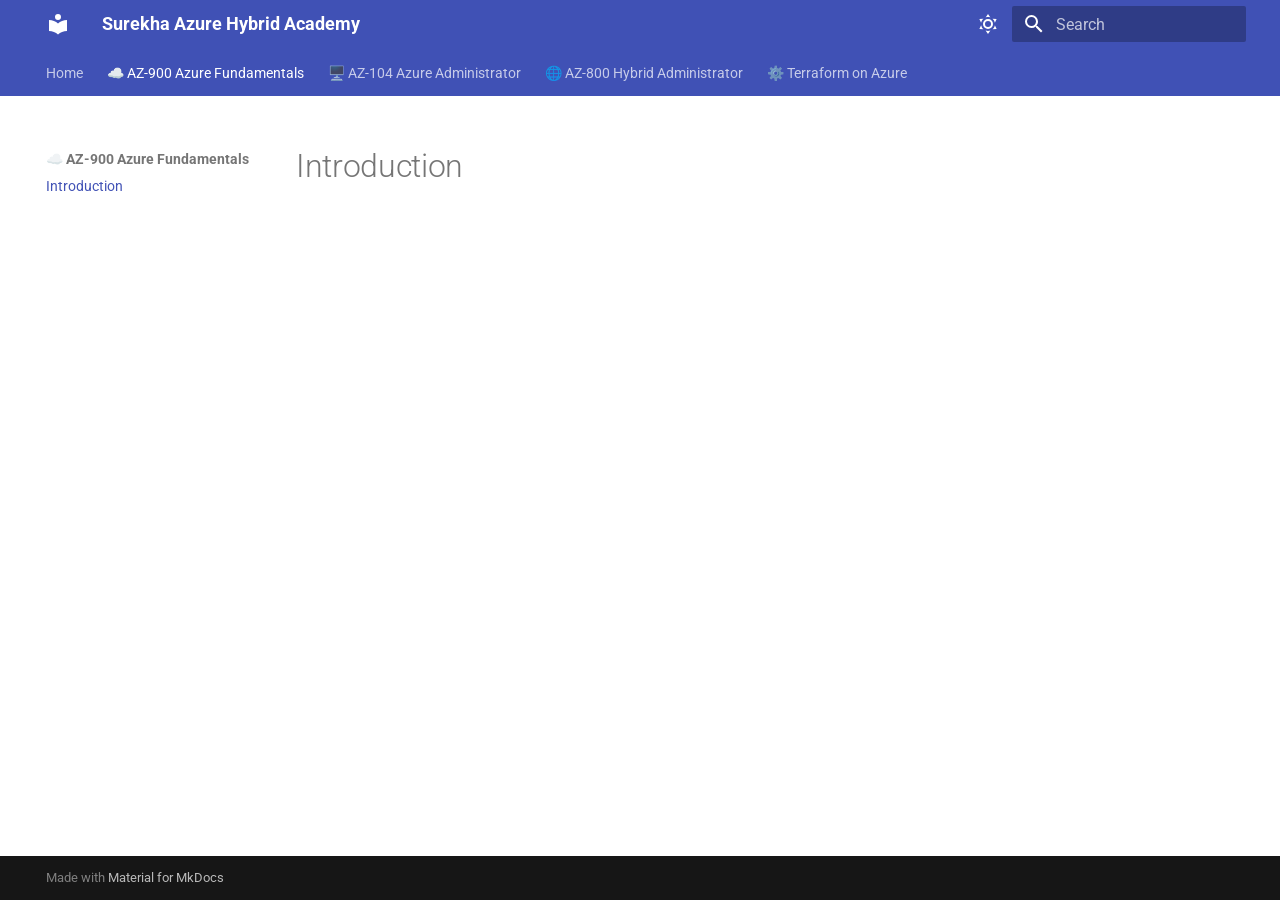
<file: az900/introduction/index.html>
<!doctype html>
<html lang="en" class="no-js">
  <head>
    
      <meta charset="utf-8">
      <meta name="viewport" content="width=device-width,initial-scale=1">
      
        <meta name="description" content="Azure Administration, Hybrid Cloud, Terraform and Enterprise Cloud Projects">
      
      
        <meta name="author" content="Surekha Azure Hybrid Academy">
      
      
      
        <link rel="prev" href="../..">
      
      
        <link rel="next" href="../../az104/introduction/">
      
      
        
      
      
      <link rel="icon" href="../../assets/images/favicon.png">
      <meta name="generator" content="mkdocs-1.6.1, mkdocs-material-9.7.7">
    
    
      
        <title>Introduction - Surekha Azure Hybrid Academy</title>
      
    
    
      <link rel="stylesheet" href="../../assets/stylesheets/main.ec1eaa64.min.css">
      
        
        <link rel="stylesheet" href="../../assets/stylesheets/palette.ab4e12ef.min.css">
      
      


    
    
      
    
    
      
        
        
        <link rel="preconnect" href="https://fonts.gstatic.com" crossorigin>
        <link rel="stylesheet" href="https://fonts.googleapis.com/css?family=Roboto:300,300i,400,400i,700,700i%7CRoboto+Mono:400,400i,700,700i&display=fallback">
        <style>:root{--md-text-font:"Roboto";--md-code-font:"Roboto Mono"}</style>
      
    
    
    <script>__md_scope=new URL("../..",location),__md_hash=e=>[...e].reduce(((e,_)=>(e<<5)-e+_.charCodeAt(0)),0),__md_get=(e,_=localStorage,t=__md_scope)=>JSON.parse(_.getItem(t.pathname+"."+e)),__md_set=(e,_,t=localStorage,a=__md_scope)=>{try{t.setItem(a.pathname+"."+e,JSON.stringify(_))}catch(e){}}</script>
    
      

    
    
  </head>
  
  
    
    
      
    
    
    
    
    <body dir="ltr" data-md-color-scheme="default" data-md-color-primary="indigo" data-md-color-accent="indigo">
  
    
    <input class="md-toggle" data-md-toggle="drawer" type="checkbox" id="__drawer" autocomplete="off">
    <input class="md-toggle" data-md-toggle="search" type="checkbox" id="__search" autocomplete="off">
    <label class="md-overlay" for="__drawer"></label>
    <div data-md-component="skip">
      
    </div>
    <div data-md-component="announce">
      
    </div>
    
    
      

<header class="md-header" data-md-component="header">
  <nav class="md-header__inner md-grid" aria-label="Header">
    <a href="../.." title="Surekha Azure Hybrid Academy" class="md-header__button md-logo" aria-label="Surekha Azure Hybrid Academy" data-md-component="logo">
      
  
  <svg xmlns="http://www.w3.org/2000/svg" viewBox="0 0 24 24"><path d="M12 8a3 3 0 0 0 3-3 3 3 0 0 0-3-3 3 3 0 0 0-3 3 3 3 0 0 0 3 3m0 3.54C9.64 9.35 6.5 8 3 8v11c3.5 0 6.64 1.35 9 3.54 2.36-2.19 5.5-3.54 9-3.54V8c-3.5 0-6.64 1.35-9 3.54"/></svg>

    </a>
    <label class="md-header__button md-icon" for="__drawer">
      
      <svg xmlns="http://www.w3.org/2000/svg" viewBox="0 0 24 24"><path d="M3 6h18v2H3zm0 5h18v2H3zm0 5h18v2H3z"/></svg>
    </label>
    <div class="md-header__title" data-md-component="header-title">
      <div class="md-header__ellipsis">
        <div class="md-header__topic">
          <span class="md-ellipsis">
            Surekha Azure Hybrid Academy
          </span>
        </div>
        <div class="md-header__topic" data-md-component="header-topic">
          <span class="md-ellipsis">
            
              Introduction
            
          </span>
        </div>
      </div>
    </div>
    
      
        <form class="md-header__option" data-md-component="palette">
  
    
    
    
    <input class="md-option" data-md-color-media="(prefers-color-scheme: light)" data-md-color-scheme="default" data-md-color-primary="indigo" data-md-color-accent="indigo"  aria-label="Light mode"  type="radio" name="__palette" id="__palette_0">
    
      <label class="md-header__button md-icon" title="Light mode" for="__palette_1" hidden>
        <svg xmlns="http://www.w3.org/2000/svg" viewBox="0 0 24 24"><path d="M12 7a5 5 0 0 1 5 5 5 5 0 0 1-5 5 5 5 0 0 1-5-5 5 5 0 0 1 5-5m0 2a3 3 0 0 0-3 3 3 3 0 0 0 3 3 3 3 0 0 0 3-3 3 3 0 0 0-3-3m0-7 2.39 3.42C13.65 5.15 12.84 5 12 5s-1.65.15-2.39.42zM3.34 7l4.16-.35A7.2 7.2 0 0 0 5.94 8.5c-.44.74-.69 1.5-.83 2.29zm.02 10 1.76-3.77a7.131 7.131 0 0 0 2.38 4.14zM20.65 7l-1.77 3.79a7.02 7.02 0 0 0-2.38-4.15zm-.01 10-4.14.36c.59-.51 1.12-1.14 1.54-1.86.42-.73.69-1.5.83-2.29zM12 22l-2.41-3.44c.74.27 1.55.44 2.41.44.82 0 1.63-.17 2.37-.44z"/></svg>
      </label>
    
  
    
    
    
    <input class="md-option" data-md-color-media="(prefers-color-scheme: dark)" data-md-color-scheme="slate" data-md-color-primary="indigo" data-md-color-accent="indigo"  aria-label="Dark mode"  type="radio" name="__palette" id="__palette_1">
    
      <label class="md-header__button md-icon" title="Dark mode" for="__palette_0" hidden>
        <svg xmlns="http://www.w3.org/2000/svg" viewBox="0 0 24 24"><path d="m17.75 4.09-2.53 1.94.91 3.06-2.63-1.81-2.63 1.81.91-3.06-2.53-1.94L12.44 4l1.06-3 1.06 3zm3.5 6.91-1.64 1.25.59 1.98-1.7-1.17-1.7 1.17.59-1.98L15.75 11l2.06-.05L18.5 9l.69 1.95zm-2.28 4.95c.83-.08 1.72 1.1 1.19 1.85-.32.45-.66.87-1.08 1.27C15.17 23 8.84 23 4.94 19.07c-3.91-3.9-3.91-10.24 0-14.14.4-.4.82-.76 1.27-1.08.75-.53 1.93.36 1.85 1.19-.27 2.86.69 5.83 2.89 8.02a9.96 9.96 0 0 0 8.02 2.89m-1.64 2.02a12.08 12.08 0 0 1-7.8-3.47c-2.17-2.19-3.33-5-3.49-7.82-2.81 3.14-2.7 7.96.31 10.98 3.02 3.01 7.84 3.12 10.98.31"/></svg>
      </label>
    
  
</form>
      
    
    
      <script>var palette=__md_get("__palette");if(palette&&palette.color){if("(prefers-color-scheme)"===palette.color.media){var media=matchMedia("(prefers-color-scheme: light)"),input=document.querySelector(media.matches?"[data-md-color-media='(prefers-color-scheme: light)']":"[data-md-color-media='(prefers-color-scheme: dark)']");palette.color.media=input.getAttribute("data-md-color-media"),palette.color.scheme=input.getAttribute("data-md-color-scheme"),palette.color.primary=input.getAttribute("data-md-color-primary"),palette.color.accent=input.getAttribute("data-md-color-accent")}for(var[key,value]of Object.entries(palette.color))document.body.setAttribute("data-md-color-"+key,value)}</script>
    
    
    
      
      
        <label class="md-header__button md-icon" for="__search">
          
          <svg xmlns="http://www.w3.org/2000/svg" viewBox="0 0 24 24"><path d="M9.5 3A6.5 6.5 0 0 1 16 9.5c0 1.61-.59 3.09-1.56 4.23l.27.27h.79l5 5-1.5 1.5-5-5v-.79l-.27-.27A6.52 6.52 0 0 1 9.5 16 6.5 6.5 0 0 1 3 9.5 6.5 6.5 0 0 1 9.5 3m0 2C7 5 5 7 5 9.5S7 14 9.5 14 14 12 14 9.5 12 5 9.5 5"/></svg>
        </label>
        <div class="md-search" data-md-component="search" role="dialog">
  <label class="md-search__overlay" for="__search"></label>
  <div class="md-search__inner" role="search">
    <form class="md-search__form" name="search">
      <input type="text" class="md-search__input" name="query" aria-label="Search" placeholder="Search" autocapitalize="off" autocorrect="off" autocomplete="off" spellcheck="false" data-md-component="search-query" required>
      <label class="md-search__icon md-icon" for="__search">
        
        <svg xmlns="http://www.w3.org/2000/svg" viewBox="0 0 24 24"><path d="M9.5 3A6.5 6.5 0 0 1 16 9.5c0 1.61-.59 3.09-1.56 4.23l.27.27h.79l5 5-1.5 1.5-5-5v-.79l-.27-.27A6.52 6.52 0 0 1 9.5 16 6.5 6.5 0 0 1 3 9.5 6.5 6.5 0 0 1 9.5 3m0 2C7 5 5 7 5 9.5S7 14 9.5 14 14 12 14 9.5 12 5 9.5 5"/></svg>
        
        <svg xmlns="http://www.w3.org/2000/svg" viewBox="0 0 24 24"><path d="M20 11v2H8l5.5 5.5-1.42 1.42L4.16 12l7.92-7.92L13.5 5.5 8 11z"/></svg>
      </label>
      <nav class="md-search__options" aria-label="Search">
        
        <button type="reset" class="md-search__icon md-icon" title="Clear" aria-label="Clear" tabindex="-1">
          
          <svg xmlns="http://www.w3.org/2000/svg" viewBox="0 0 24 24"><path d="M19 6.41 17.59 5 12 10.59 6.41 5 5 6.41 10.59 12 5 17.59 6.41 19 12 13.41 17.59 19 19 17.59 13.41 12z"/></svg>
        </button>
      </nav>
      
    </form>
    <div class="md-search__output">
      <div class="md-search__scrollwrap" tabindex="0" data-md-scrollfix>
        <div class="md-search-result" data-md-component="search-result">
          <div class="md-search-result__meta">
            Initializing search
          </div>
          <ol class="md-search-result__list" role="presentation"></ol>
        </div>
      </div>
    </div>
  </div>
</div>
      
    
    
  </nav>
  
</header>
    
    <div class="md-container" data-md-component="container">
      
      
        
          
            
<nav class="md-tabs" aria-label="Tabs" data-md-component="tabs">
  <div class="md-grid">
    <ul class="md-tabs__list">
      
        
  
  
  
  
    
    
      <li class="md-tabs__item">
        <a href="../.." class="md-tabs__link">
          
  
  
  Home

        </a>
      </li>
    
  

      
        
  
  
  
    
  
  
    
    
      <li class="md-tabs__item md-tabs__item--active">
        <a href="./" class="md-tabs__link">
          
  
  
  ☁️ AZ-900 Azure Fundamentals

        </a>
      </li>
    
  

      
        
  
  
  
  
    
    
      <li class="md-tabs__item">
        <a href="../../az104/introduction/" class="md-tabs__link">
          
  
  
  🖥️ AZ-104 Azure Administrator

        </a>
      </li>
    
  

      
        
  
  
  
  
    
    
      <li class="md-tabs__item">
        <a href="../../az800/introduction/" class="md-tabs__link">
          
  
  
  🌐 AZ-800 Hybrid Administrator

        </a>
      </li>
    
  

      
        
  
  
  
  
    
    
      <li class="md-tabs__item">
        <a href="../../terraform/introduction/" class="md-tabs__link">
          
  
  
  ⚙️ Terraform on Azure

        </a>
      </li>
    
  

      
    </ul>
  </div>
</nav>
          
        
      
      <main class="md-main" data-md-component="main">
        <div class="md-main__inner md-grid">
          
            
              
              <div class="md-sidebar md-sidebar--primary" data-md-component="sidebar" data-md-type="navigation" >
                <div class="md-sidebar__scrollwrap">
                  <div class="md-sidebar__inner">
                    


  


<nav class="md-nav md-nav--primary md-nav--lifted" aria-label="Navigation" data-md-level="0">
  <label class="md-nav__title" for="__drawer">
    <a href="../.." title="Surekha Azure Hybrid Academy" class="md-nav__button md-logo" aria-label="Surekha Azure Hybrid Academy" data-md-component="logo">
      
  
  <svg xmlns="http://www.w3.org/2000/svg" viewBox="0 0 24 24"><path d="M12 8a3 3 0 0 0 3-3 3 3 0 0 0-3-3 3 3 0 0 0-3 3 3 3 0 0 0 3 3m0 3.54C9.64 9.35 6.5 8 3 8v11c3.5 0 6.64 1.35 9 3.54 2.36-2.19 5.5-3.54 9-3.54V8c-3.5 0-6.64 1.35-9 3.54"/></svg>

    </a>
    Surekha Azure Hybrid Academy
  </label>
  
  <ul class="md-nav__list" data-md-scrollfix>
    
      
      
  
  
  
  
    
    
    
    
      
      
        
      
    
    
    <li class="md-nav__item md-nav__item--nested">
      
        
        
          
        
        <input class="md-nav__toggle md-toggle md-toggle--indeterminate" type="checkbox" id="__nav_1" >
        
          
          <label class="md-nav__link" for="__nav_1" id="__nav_1_label" tabindex="0">
            
  
  
  <span class="md-ellipsis">
    
  
    Home
  

    
  </span>
  
  

            <span class="md-nav__icon md-icon"></span>
          </label>
        
        <nav class="md-nav" data-md-level="1" aria-labelledby="__nav_1_label" aria-expanded="false">
          <label class="md-nav__title" for="__nav_1">
            <span class="md-nav__icon md-icon"></span>
            
  
    Home
  

          </label>
          <ul class="md-nav__list" data-md-scrollfix>
            
              
                
  
  
  
  
    <li class="md-nav__item">
      <a href="../.." class="md-nav__link">
        
  
  
  <span class="md-ellipsis">
    
  
    Welcome
  

    
  </span>
  
  

      </a>
    </li>
  

              
            
          </ul>
        </nav>
      
    </li>
  

    
      
      
  
  
    
  
  
  
    
    
    
    
      
        
        
      
      
        
      
    
    
    <li class="md-nav__item md-nav__item--active md-nav__item--section md-nav__item--nested">
      
        
        
        <input class="md-nav__toggle md-toggle " type="checkbox" id="__nav_2" checked>
        
          
          <label class="md-nav__link" for="__nav_2" id="__nav_2_label" tabindex="">
            
  
  
  <span class="md-ellipsis">
    
  
    ☁️ AZ-900 Azure Fundamentals
  

    
  </span>
  
  

            <span class="md-nav__icon md-icon"></span>
          </label>
        
        <nav class="md-nav" data-md-level="1" aria-labelledby="__nav_2_label" aria-expanded="true">
          <label class="md-nav__title" for="__nav_2">
            <span class="md-nav__icon md-icon"></span>
            
  
    ☁️ AZ-900 Azure Fundamentals
  

          </label>
          <ul class="md-nav__list" data-md-scrollfix>
            
              
                
  
  
    
  
  
  
    <li class="md-nav__item md-nav__item--active">
      
      <input class="md-nav__toggle md-toggle" type="checkbox" id="__toc">
      
      
      
      <a href="./" class="md-nav__link md-nav__link--active">
        
  
  
  <span class="md-ellipsis">
    
  
    Introduction
  

    
  </span>
  
  

      </a>
      
    </li>
  

              
            
          </ul>
        </nav>
      
    </li>
  

    
      
      
  
  
  
  
    
    
    
    
      
      
        
      
    
    
    <li class="md-nav__item md-nav__item--nested">
      
        
        
          
        
        <input class="md-nav__toggle md-toggle md-toggle--indeterminate" type="checkbox" id="__nav_3" >
        
          
          <label class="md-nav__link" for="__nav_3" id="__nav_3_label" tabindex="0">
            
  
  
  <span class="md-ellipsis">
    
  
    🖥️ AZ-104 Azure Administrator
  

    
  </span>
  
  

            <span class="md-nav__icon md-icon"></span>
          </label>
        
        <nav class="md-nav" data-md-level="1" aria-labelledby="__nav_3_label" aria-expanded="false">
          <label class="md-nav__title" for="__nav_3">
            <span class="md-nav__icon md-icon"></span>
            
  
    🖥️ AZ-104 Azure Administrator
  

          </label>
          <ul class="md-nav__list" data-md-scrollfix>
            
              
                
  
  
  
  
    <li class="md-nav__item">
      <a href="../../az104/introduction/" class="md-nav__link">
        
  
  
  <span class="md-ellipsis">
    
  
    Introduction
  

    
  </span>
  
  

      </a>
    </li>
  

              
            
              
                
  
  
  
  
    <li class="md-nav__item">
      <a href="../../az104/identity/" class="md-nav__link">
        
  
  
  <span class="md-ellipsis">
    
  
    Identity Management
  

    
  </span>
  
  

      </a>
    </li>
  

              
            
              
                
  
  
  
  
    <li class="md-nav__item">
      <a href="../../az104/storage/" class="md-nav__link">
        
  
  
  <span class="md-ellipsis">
    
  
    Storage
  

    
  </span>
  
  

      </a>
    </li>
  

              
            
              
                
  
  
  
  
    <li class="md-nav__item">
      <a href="../../az104/virtual-machines/" class="md-nav__link">
        
  
  
  <span class="md-ellipsis">
    
  
    Virtual Machines
  

    
  </span>
  
  

      </a>
    </li>
  

              
            
              
                
  
  
  
  
    <li class="md-nav__item">
      <a href="../../az104/networking/" class="md-nav__link">
        
  
  
  <span class="md-ellipsis">
    
  
    Networking
  

    
  </span>
  
  

      </a>
    </li>
  

              
            
          </ul>
        </nav>
      
    </li>
  

    
      
      
  
  
  
  
    
    
    
    
      
      
        
      
    
    
    <li class="md-nav__item md-nav__item--nested">
      
        
        
          
        
        <input class="md-nav__toggle md-toggle md-toggle--indeterminate" type="checkbox" id="__nav_4" >
        
          
          <label class="md-nav__link" for="__nav_4" id="__nav_4_label" tabindex="0">
            
  
  
  <span class="md-ellipsis">
    
  
    🌐 AZ-800 Hybrid Administrator
  

    
  </span>
  
  

            <span class="md-nav__icon md-icon"></span>
          </label>
        
        <nav class="md-nav" data-md-level="1" aria-labelledby="__nav_4_label" aria-expanded="false">
          <label class="md-nav__title" for="__nav_4">
            <span class="md-nav__icon md-icon"></span>
            
  
    🌐 AZ-800 Hybrid Administrator
  

          </label>
          <ul class="md-nav__list" data-md-scrollfix>
            
              
                
  
  
  
  
    <li class="md-nav__item">
      <a href="../../az800/introduction/" class="md-nav__link">
        
  
  
  <span class="md-ellipsis">
    
  
    Introduction
  

    
  </span>
  
  

      </a>
    </li>
  

              
            
          </ul>
        </nav>
      
    </li>
  

    
      
      
  
  
  
  
    
    
    
    
      
      
        
      
    
    
    <li class="md-nav__item md-nav__item--nested">
      
        
        
          
        
        <input class="md-nav__toggle md-toggle md-toggle--indeterminate" type="checkbox" id="__nav_5" >
        
          
          <label class="md-nav__link" for="__nav_5" id="__nav_5_label" tabindex="0">
            
  
  
  <span class="md-ellipsis">
    
  
    ⚙️ Terraform on Azure
  

    
  </span>
  
  

            <span class="md-nav__icon md-icon"></span>
          </label>
        
        <nav class="md-nav" data-md-level="1" aria-labelledby="__nav_5_label" aria-expanded="false">
          <label class="md-nav__title" for="__nav_5">
            <span class="md-nav__icon md-icon"></span>
            
  
    ⚙️ Terraform on Azure
  

          </label>
          <ul class="md-nav__list" data-md-scrollfix>
            
              
                
  
  
  
  
    <li class="md-nav__item">
      <a href="../../terraform/introduction/" class="md-nav__link">
        
  
  
  <span class="md-ellipsis">
    
  
    Introduction
  

    
  </span>
  
  

      </a>
    </li>
  

              
            
          </ul>
        </nav>
      
    </li>
  

    
  </ul>
</nav>
                  </div>
                </div>
              </div>
            
            
              
              <div class="md-sidebar md-sidebar--secondary" data-md-component="sidebar" data-md-type="toc" >
                <div class="md-sidebar__scrollwrap">
                  <div class="md-sidebar__inner">
                    

<nav class="md-nav md-nav--secondary" aria-label="Table of contents">
  
  
  
  
</nav>
                  </div>
                </div>
              </div>
            
          
          
            <div class="md-content" data-md-component="content">
              
              <article class="md-content__inner md-typeset">
                
                  



  <h1>Introduction</h1>














                
              </article>
            </div>
          
          
<script>var target=document.getElementById(location.hash.slice(1));target&&target.name&&(target.checked=target.name.startsWith("__tabbed_"))</script>
        </div>
        
          <button type="button" class="md-top md-icon" data-md-component="top" hidden>
  
  <svg xmlns="http://www.w3.org/2000/svg" viewBox="0 0 24 24"><path d="M13 20h-2V8l-5.5 5.5-1.42-1.42L12 4.16l7.92 7.92-1.42 1.42L13 8z"/></svg>
  Back to top
</button>
        
      </main>
      
        <footer class="md-footer">
  
  <div class="md-footer-meta md-typeset">
    <div class="md-footer-meta__inner md-grid">
      <div class="md-copyright">
  
  
    Made with
    <a href="https://squidfunk.github.io/mkdocs-material/" target="_blank" rel="noopener">
      Material for MkDocs
    </a>
  
</div>
      
    </div>
  </div>
</footer>
      
    </div>
    <div class="md-dialog" data-md-component="dialog">
      <div class="md-dialog__inner md-typeset"></div>
    </div>
    
    
    
      
      
      <script id="__config" type="application/json">{"annotate": null, "base": "../..", "features": ["navigation.tabs", "navigation.sections", "navigation.expand", "navigation.top", "search.highlight", "content.code.copy"], "search": "../../assets/javascripts/workers/search.2c215733.min.js", "tags": null, "translations": {"clipboard.copied": "Copied to clipboard", "clipboard.copy": "Copy to clipboard", "search.result.more.one": "1 more on this page", "search.result.more.other": "# more on this page", "search.result.none": "No matching documents", "search.result.one": "1 matching document", "search.result.other": "# matching documents", "search.result.placeholder": "Type to start searching", "search.result.term.missing": "Missing", "select.version": "Select version"}, "version": null}</script>
    
    
      <script src="../../assets/javascripts/bundle.d7400e89.min.js"></script>
      
    
  </body>
</html>
</file>
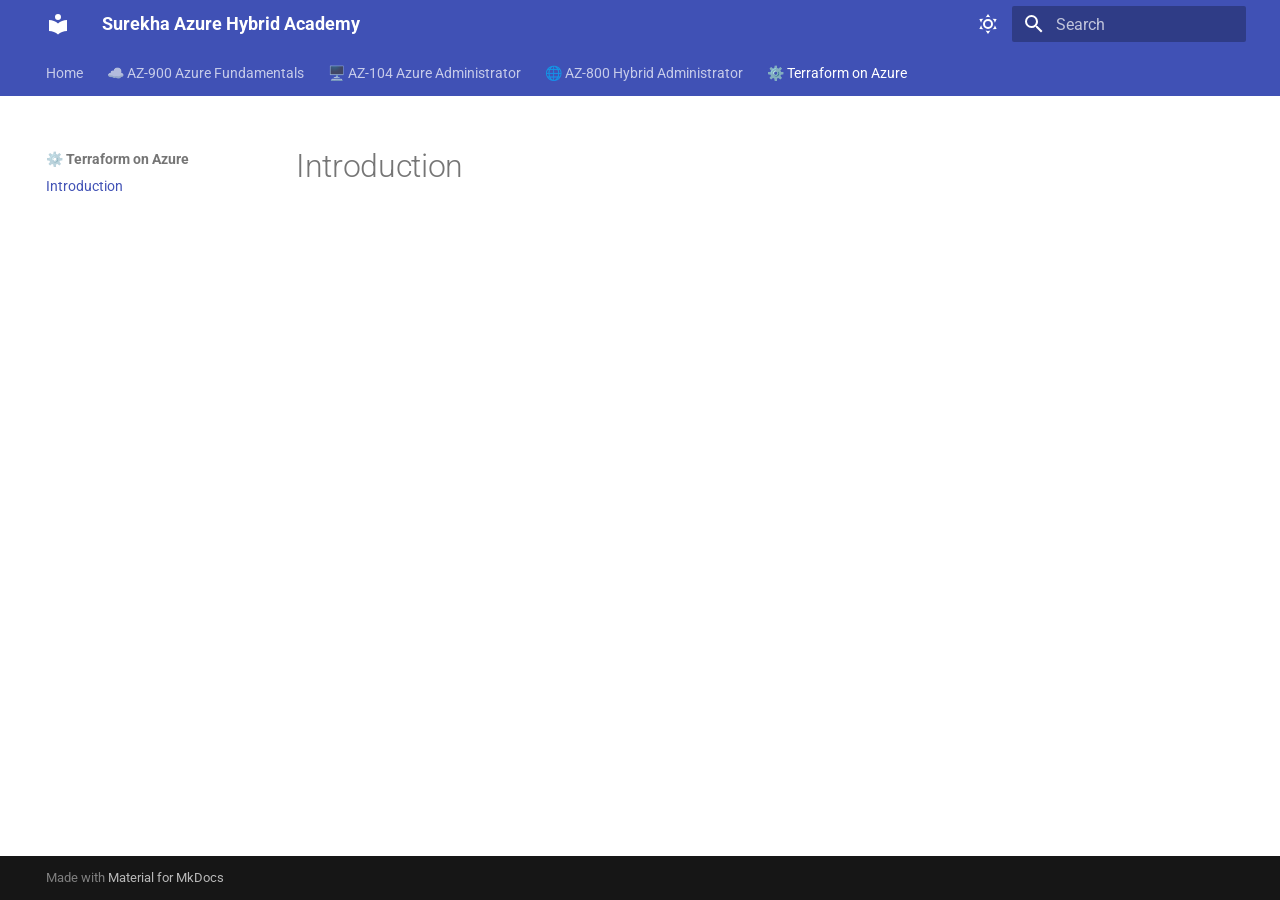
<file: terraform/introduction/index.html>
<!doctype html>
<html lang="en" class="no-js">
  <head>
    
      <meta charset="utf-8">
      <meta name="viewport" content="width=device-width,initial-scale=1">
      
        <meta name="description" content="Azure Administration, Hybrid Cloud, Terraform and Enterprise Cloud Projects">
      
      
        <meta name="author" content="Surekha Azure Hybrid Academy">
      
      
      
        <link rel="prev" href="../../az800/introduction/">
      
      
      
        
      
      
      <link rel="icon" href="../../assets/images/favicon.png">
      <meta name="generator" content="mkdocs-1.6.1, mkdocs-material-9.7.7">
    
    
      
        <title>Introduction - Surekha Azure Hybrid Academy</title>
      
    
    
      <link rel="stylesheet" href="../../assets/stylesheets/main.ec1eaa64.min.css">
      
        
        <link rel="stylesheet" href="../../assets/stylesheets/palette.ab4e12ef.min.css">
      
      


    
    
      
    
    
      
        
        
        <link rel="preconnect" href="https://fonts.gstatic.com" crossorigin>
        <link rel="stylesheet" href="https://fonts.googleapis.com/css?family=Roboto:300,300i,400,400i,700,700i%7CRoboto+Mono:400,400i,700,700i&display=fallback">
        <style>:root{--md-text-font:"Roboto";--md-code-font:"Roboto Mono"}</style>
      
    
    
    <script>__md_scope=new URL("../..",location),__md_hash=e=>[...e].reduce(((e,_)=>(e<<5)-e+_.charCodeAt(0)),0),__md_get=(e,_=localStorage,t=__md_scope)=>JSON.parse(_.getItem(t.pathname+"."+e)),__md_set=(e,_,t=localStorage,a=__md_scope)=>{try{t.setItem(a.pathname+"."+e,JSON.stringify(_))}catch(e){}}</script>
    
      

    
    
  </head>
  
  
    
    
      
    
    
    
    
    <body dir="ltr" data-md-color-scheme="default" data-md-color-primary="indigo" data-md-color-accent="indigo">
  
    
    <input class="md-toggle" data-md-toggle="drawer" type="checkbox" id="__drawer" autocomplete="off">
    <input class="md-toggle" data-md-toggle="search" type="checkbox" id="__search" autocomplete="off">
    <label class="md-overlay" for="__drawer"></label>
    <div data-md-component="skip">
      
    </div>
    <div data-md-component="announce">
      
    </div>
    
    
      

<header class="md-header" data-md-component="header">
  <nav class="md-header__inner md-grid" aria-label="Header">
    <a href="../.." title="Surekha Azure Hybrid Academy" class="md-header__button md-logo" aria-label="Surekha Azure Hybrid Academy" data-md-component="logo">
      
  
  <svg xmlns="http://www.w3.org/2000/svg" viewBox="0 0 24 24"><path d="M12 8a3 3 0 0 0 3-3 3 3 0 0 0-3-3 3 3 0 0 0-3 3 3 3 0 0 0 3 3m0 3.54C9.64 9.35 6.5 8 3 8v11c3.5 0 6.64 1.35 9 3.54 2.36-2.19 5.5-3.54 9-3.54V8c-3.5 0-6.64 1.35-9 3.54"/></svg>

    </a>
    <label class="md-header__button md-icon" for="__drawer">
      
      <svg xmlns="http://www.w3.org/2000/svg" viewBox="0 0 24 24"><path d="M3 6h18v2H3zm0 5h18v2H3zm0 5h18v2H3z"/></svg>
    </label>
    <div class="md-header__title" data-md-component="header-title">
      <div class="md-header__ellipsis">
        <div class="md-header__topic">
          <span class="md-ellipsis">
            Surekha Azure Hybrid Academy
          </span>
        </div>
        <div class="md-header__topic" data-md-component="header-topic">
          <span class="md-ellipsis">
            
              Introduction
            
          </span>
        </div>
      </div>
    </div>
    
      
        <form class="md-header__option" data-md-component="palette">
  
    
    
    
    <input class="md-option" data-md-color-media="(prefers-color-scheme: light)" data-md-color-scheme="default" data-md-color-primary="indigo" data-md-color-accent="indigo"  aria-label="Light mode"  type="radio" name="__palette" id="__palette_0">
    
      <label class="md-header__button md-icon" title="Light mode" for="__palette_1" hidden>
        <svg xmlns="http://www.w3.org/2000/svg" viewBox="0 0 24 24"><path d="M12 7a5 5 0 0 1 5 5 5 5 0 0 1-5 5 5 5 0 0 1-5-5 5 5 0 0 1 5-5m0 2a3 3 0 0 0-3 3 3 3 0 0 0 3 3 3 3 0 0 0 3-3 3 3 0 0 0-3-3m0-7 2.39 3.42C13.65 5.15 12.84 5 12 5s-1.65.15-2.39.42zM3.34 7l4.16-.35A7.2 7.2 0 0 0 5.94 8.5c-.44.74-.69 1.5-.83 2.29zm.02 10 1.76-3.77a7.131 7.131 0 0 0 2.38 4.14zM20.65 7l-1.77 3.79a7.02 7.02 0 0 0-2.38-4.15zm-.01 10-4.14.36c.59-.51 1.12-1.14 1.54-1.86.42-.73.69-1.5.83-2.29zM12 22l-2.41-3.44c.74.27 1.55.44 2.41.44.82 0 1.63-.17 2.37-.44z"/></svg>
      </label>
    
  
    
    
    
    <input class="md-option" data-md-color-media="(prefers-color-scheme: dark)" data-md-color-scheme="slate" data-md-color-primary="indigo" data-md-color-accent="indigo"  aria-label="Dark mode"  type="radio" name="__palette" id="__palette_1">
    
      <label class="md-header__button md-icon" title="Dark mode" for="__palette_0" hidden>
        <svg xmlns="http://www.w3.org/2000/svg" viewBox="0 0 24 24"><path d="m17.75 4.09-2.53 1.94.91 3.06-2.63-1.81-2.63 1.81.91-3.06-2.53-1.94L12.44 4l1.06-3 1.06 3zm3.5 6.91-1.64 1.25.59 1.98-1.7-1.17-1.7 1.17.59-1.98L15.75 11l2.06-.05L18.5 9l.69 1.95zm-2.28 4.95c.83-.08 1.72 1.1 1.19 1.85-.32.45-.66.87-1.08 1.27C15.17 23 8.84 23 4.94 19.07c-3.91-3.9-3.91-10.24 0-14.14.4-.4.82-.76 1.27-1.08.75-.53 1.93.36 1.85 1.19-.27 2.86.69 5.83 2.89 8.02a9.96 9.96 0 0 0 8.02 2.89m-1.64 2.02a12.08 12.08 0 0 1-7.8-3.47c-2.17-2.19-3.33-5-3.49-7.82-2.81 3.14-2.7 7.96.31 10.98 3.02 3.01 7.84 3.12 10.98.31"/></svg>
      </label>
    
  
</form>
      
    
    
      <script>var palette=__md_get("__palette");if(palette&&palette.color){if("(prefers-color-scheme)"===palette.color.media){var media=matchMedia("(prefers-color-scheme: light)"),input=document.querySelector(media.matches?"[data-md-color-media='(prefers-color-scheme: light)']":"[data-md-color-media='(prefers-color-scheme: dark)']");palette.color.media=input.getAttribute("data-md-color-media"),palette.color.scheme=input.getAttribute("data-md-color-scheme"),palette.color.primary=input.getAttribute("data-md-color-primary"),palette.color.accent=input.getAttribute("data-md-color-accent")}for(var[key,value]of Object.entries(palette.color))document.body.setAttribute("data-md-color-"+key,value)}</script>
    
    
    
      
      
        <label class="md-header__button md-icon" for="__search">
          
          <svg xmlns="http://www.w3.org/2000/svg" viewBox="0 0 24 24"><path d="M9.5 3A6.5 6.5 0 0 1 16 9.5c0 1.61-.59 3.09-1.56 4.23l.27.27h.79l5 5-1.5 1.5-5-5v-.79l-.27-.27A6.52 6.52 0 0 1 9.5 16 6.5 6.5 0 0 1 3 9.5 6.5 6.5 0 0 1 9.5 3m0 2C7 5 5 7 5 9.5S7 14 9.5 14 14 12 14 9.5 12 5 9.5 5"/></svg>
        </label>
        <div class="md-search" data-md-component="search" role="dialog">
  <label class="md-search__overlay" for="__search"></label>
  <div class="md-search__inner" role="search">
    <form class="md-search__form" name="search">
      <input type="text" class="md-search__input" name="query" aria-label="Search" placeholder="Search" autocapitalize="off" autocorrect="off" autocomplete="off" spellcheck="false" data-md-component="search-query" required>
      <label class="md-search__icon md-icon" for="__search">
        
        <svg xmlns="http://www.w3.org/2000/svg" viewBox="0 0 24 24"><path d="M9.5 3A6.5 6.5 0 0 1 16 9.5c0 1.61-.59 3.09-1.56 4.23l.27.27h.79l5 5-1.5 1.5-5-5v-.79l-.27-.27A6.52 6.52 0 0 1 9.5 16 6.5 6.5 0 0 1 3 9.5 6.5 6.5 0 0 1 9.5 3m0 2C7 5 5 7 5 9.5S7 14 9.5 14 14 12 14 9.5 12 5 9.5 5"/></svg>
        
        <svg xmlns="http://www.w3.org/2000/svg" viewBox="0 0 24 24"><path d="M20 11v2H8l5.5 5.5-1.42 1.42L4.16 12l7.92-7.92L13.5 5.5 8 11z"/></svg>
      </label>
      <nav class="md-search__options" aria-label="Search">
        
        <button type="reset" class="md-search__icon md-icon" title="Clear" aria-label="Clear" tabindex="-1">
          
          <svg xmlns="http://www.w3.org/2000/svg" viewBox="0 0 24 24"><path d="M19 6.41 17.59 5 12 10.59 6.41 5 5 6.41 10.59 12 5 17.59 6.41 19 12 13.41 17.59 19 19 17.59 13.41 12z"/></svg>
        </button>
      </nav>
      
    </form>
    <div class="md-search__output">
      <div class="md-search__scrollwrap" tabindex="0" data-md-scrollfix>
        <div class="md-search-result" data-md-component="search-result">
          <div class="md-search-result__meta">
            Initializing search
          </div>
          <ol class="md-search-result__list" role="presentation"></ol>
        </div>
      </div>
    </div>
  </div>
</div>
      
    
    
  </nav>
  
</header>
    
    <div class="md-container" data-md-component="container">
      
      
        
          
            
<nav class="md-tabs" aria-label="Tabs" data-md-component="tabs">
  <div class="md-grid">
    <ul class="md-tabs__list">
      
        
  
  
  
  
    
    
      <li class="md-tabs__item">
        <a href="../.." class="md-tabs__link">
          
  
  
  Home

        </a>
      </li>
    
  

      
        
  
  
  
  
    
    
      <li class="md-tabs__item">
        <a href="../../az900/introduction/" class="md-tabs__link">
          
  
  
  ☁️ AZ-900 Azure Fundamentals

        </a>
      </li>
    
  

      
        
  
  
  
  
    
    
      <li class="md-tabs__item">
        <a href="../../az104/introduction/" class="md-tabs__link">
          
  
  
  🖥️ AZ-104 Azure Administrator

        </a>
      </li>
    
  

      
        
  
  
  
  
    
    
      <li class="md-tabs__item">
        <a href="../../az800/introduction/" class="md-tabs__link">
          
  
  
  🌐 AZ-800 Hybrid Administrator

        </a>
      </li>
    
  

      
        
  
  
  
    
  
  
    
    
      <li class="md-tabs__item md-tabs__item--active">
        <a href="./" class="md-tabs__link">
          
  
  
  ⚙️ Terraform on Azure

        </a>
      </li>
    
  

      
    </ul>
  </div>
</nav>
          
        
      
      <main class="md-main" data-md-component="main">
        <div class="md-main__inner md-grid">
          
            
              
              <div class="md-sidebar md-sidebar--primary" data-md-component="sidebar" data-md-type="navigation" >
                <div class="md-sidebar__scrollwrap">
                  <div class="md-sidebar__inner">
                    


  


<nav class="md-nav md-nav--primary md-nav--lifted" aria-label="Navigation" data-md-level="0">
  <label class="md-nav__title" for="__drawer">
    <a href="../.." title="Surekha Azure Hybrid Academy" class="md-nav__button md-logo" aria-label="Surekha Azure Hybrid Academy" data-md-component="logo">
      
  
  <svg xmlns="http://www.w3.org/2000/svg" viewBox="0 0 24 24"><path d="M12 8a3 3 0 0 0 3-3 3 3 0 0 0-3-3 3 3 0 0 0-3 3 3 3 0 0 0 3 3m0 3.54C9.64 9.35 6.5 8 3 8v11c3.5 0 6.64 1.35 9 3.54 2.36-2.19 5.5-3.54 9-3.54V8c-3.5 0-6.64 1.35-9 3.54"/></svg>

    </a>
    Surekha Azure Hybrid Academy
  </label>
  
  <ul class="md-nav__list" data-md-scrollfix>
    
      
      
  
  
  
  
    
    
    
    
      
      
        
      
    
    
    <li class="md-nav__item md-nav__item--nested">
      
        
        
          
        
        <input class="md-nav__toggle md-toggle md-toggle--indeterminate" type="checkbox" id="__nav_1" >
        
          
          <label class="md-nav__link" for="__nav_1" id="__nav_1_label" tabindex="0">
            
  
  
  <span class="md-ellipsis">
    
  
    Home
  

    
  </span>
  
  

            <span class="md-nav__icon md-icon"></span>
          </label>
        
        <nav class="md-nav" data-md-level="1" aria-labelledby="__nav_1_label" aria-expanded="false">
          <label class="md-nav__title" for="__nav_1">
            <span class="md-nav__icon md-icon"></span>
            
  
    Home
  

          </label>
          <ul class="md-nav__list" data-md-scrollfix>
            
              
                
  
  
  
  
    <li class="md-nav__item">
      <a href="../.." class="md-nav__link">
        
  
  
  <span class="md-ellipsis">
    
  
    Welcome
  

    
  </span>
  
  

      </a>
    </li>
  

              
            
          </ul>
        </nav>
      
    </li>
  

    
      
      
  
  
  
  
    
    
    
    
      
      
        
      
    
    
    <li class="md-nav__item md-nav__item--nested">
      
        
        
          
        
        <input class="md-nav__toggle md-toggle md-toggle--indeterminate" type="checkbox" id="__nav_2" >
        
          
          <label class="md-nav__link" for="__nav_2" id="__nav_2_label" tabindex="0">
            
  
  
  <span class="md-ellipsis">
    
  
    ☁️ AZ-900 Azure Fundamentals
  

    
  </span>
  
  

            <span class="md-nav__icon md-icon"></span>
          </label>
        
        <nav class="md-nav" data-md-level="1" aria-labelledby="__nav_2_label" aria-expanded="false">
          <label class="md-nav__title" for="__nav_2">
            <span class="md-nav__icon md-icon"></span>
            
  
    ☁️ AZ-900 Azure Fundamentals
  

          </label>
          <ul class="md-nav__list" data-md-scrollfix>
            
              
                
  
  
  
  
    <li class="md-nav__item">
      <a href="../../az900/introduction/" class="md-nav__link">
        
  
  
  <span class="md-ellipsis">
    
  
    Introduction
  

    
  </span>
  
  

      </a>
    </li>
  

              
            
          </ul>
        </nav>
      
    </li>
  

    
      
      
  
  
  
  
    
    
    
    
      
      
        
      
    
    
    <li class="md-nav__item md-nav__item--nested">
      
        
        
          
        
        <input class="md-nav__toggle md-toggle md-toggle--indeterminate" type="checkbox" id="__nav_3" >
        
          
          <label class="md-nav__link" for="__nav_3" id="__nav_3_label" tabindex="0">
            
  
  
  <span class="md-ellipsis">
    
  
    🖥️ AZ-104 Azure Administrator
  

    
  </span>
  
  

            <span class="md-nav__icon md-icon"></span>
          </label>
        
        <nav class="md-nav" data-md-level="1" aria-labelledby="__nav_3_label" aria-expanded="false">
          <label class="md-nav__title" for="__nav_3">
            <span class="md-nav__icon md-icon"></span>
            
  
    🖥️ AZ-104 Azure Administrator
  

          </label>
          <ul class="md-nav__list" data-md-scrollfix>
            
              
                
  
  
  
  
    <li class="md-nav__item">
      <a href="../../az104/introduction/" class="md-nav__link">
        
  
  
  <span class="md-ellipsis">
    
  
    Introduction
  

    
  </span>
  
  

      </a>
    </li>
  

              
            
              
                
  
  
  
  
    <li class="md-nav__item">
      <a href="../../az104/identity/" class="md-nav__link">
        
  
  
  <span class="md-ellipsis">
    
  
    Identity Management
  

    
  </span>
  
  

      </a>
    </li>
  

              
            
              
                
  
  
  
  
    <li class="md-nav__item">
      <a href="../../az104/storage/" class="md-nav__link">
        
  
  
  <span class="md-ellipsis">
    
  
    Storage
  

    
  </span>
  
  

      </a>
    </li>
  

              
            
              
                
  
  
  
  
    <li class="md-nav__item">
      <a href="../../az104/virtual-machines/" class="md-nav__link">
        
  
  
  <span class="md-ellipsis">
    
  
    Virtual Machines
  

    
  </span>
  
  

      </a>
    </li>
  

              
            
              
                
  
  
  
  
    <li class="md-nav__item">
      <a href="../../az104/networking/" class="md-nav__link">
        
  
  
  <span class="md-ellipsis">
    
  
    Networking
  

    
  </span>
  
  

      </a>
    </li>
  

              
            
          </ul>
        </nav>
      
    </li>
  

    
      
      
  
  
  
  
    
    
    
    
      
      
        
      
    
    
    <li class="md-nav__item md-nav__item--nested">
      
        
        
          
        
        <input class="md-nav__toggle md-toggle md-toggle--indeterminate" type="checkbox" id="__nav_4" >
        
          
          <label class="md-nav__link" for="__nav_4" id="__nav_4_label" tabindex="0">
            
  
  
  <span class="md-ellipsis">
    
  
    🌐 AZ-800 Hybrid Administrator
  

    
  </span>
  
  

            <span class="md-nav__icon md-icon"></span>
          </label>
        
        <nav class="md-nav" data-md-level="1" aria-labelledby="__nav_4_label" aria-expanded="false">
          <label class="md-nav__title" for="__nav_4">
            <span class="md-nav__icon md-icon"></span>
            
  
    🌐 AZ-800 Hybrid Administrator
  

          </label>
          <ul class="md-nav__list" data-md-scrollfix>
            
              
                
  
  
  
  
    <li class="md-nav__item">
      <a href="../../az800/introduction/" class="md-nav__link">
        
  
  
  <span class="md-ellipsis">
    
  
    Introduction
  

    
  </span>
  
  

      </a>
    </li>
  

              
            
          </ul>
        </nav>
      
    </li>
  

    
      
      
  
  
    
  
  
  
    
    
    
    
      
        
        
      
      
        
      
    
    
    <li class="md-nav__item md-nav__item--active md-nav__item--section md-nav__item--nested">
      
        
        
        <input class="md-nav__toggle md-toggle " type="checkbox" id="__nav_5" checked>
        
          
          <label class="md-nav__link" for="__nav_5" id="__nav_5_label" tabindex="">
            
  
  
  <span class="md-ellipsis">
    
  
    ⚙️ Terraform on Azure
  

    
  </span>
  
  

            <span class="md-nav__icon md-icon"></span>
          </label>
        
        <nav class="md-nav" data-md-level="1" aria-labelledby="__nav_5_label" aria-expanded="true">
          <label class="md-nav__title" for="__nav_5">
            <span class="md-nav__icon md-icon"></span>
            
  
    ⚙️ Terraform on Azure
  

          </label>
          <ul class="md-nav__list" data-md-scrollfix>
            
              
                
  
  
    
  
  
  
    <li class="md-nav__item md-nav__item--active">
      
      <input class="md-nav__toggle md-toggle" type="checkbox" id="__toc">
      
      
      
      <a href="./" class="md-nav__link md-nav__link--active">
        
  
  
  <span class="md-ellipsis">
    
  
    Introduction
  

    
  </span>
  
  

      </a>
      
    </li>
  

              
            
          </ul>
        </nav>
      
    </li>
  

    
  </ul>
</nav>
                  </div>
                </div>
              </div>
            
            
              
              <div class="md-sidebar md-sidebar--secondary" data-md-component="sidebar" data-md-type="toc" >
                <div class="md-sidebar__scrollwrap">
                  <div class="md-sidebar__inner">
                    

<nav class="md-nav md-nav--secondary" aria-label="Table of contents">
  
  
  
  
</nav>
                  </div>
                </div>
              </div>
            
          
          
            <div class="md-content" data-md-component="content">
              
              <article class="md-content__inner md-typeset">
                
                  



  <h1>Introduction</h1>














                
              </article>
            </div>
          
          
<script>var target=document.getElementById(location.hash.slice(1));target&&target.name&&(target.checked=target.name.startsWith("__tabbed_"))</script>
        </div>
        
          <button type="button" class="md-top md-icon" data-md-component="top" hidden>
  
  <svg xmlns="http://www.w3.org/2000/svg" viewBox="0 0 24 24"><path d="M13 20h-2V8l-5.5 5.5-1.42-1.42L12 4.16l7.92 7.92-1.42 1.42L13 8z"/></svg>
  Back to top
</button>
        
      </main>
      
        <footer class="md-footer">
  
  <div class="md-footer-meta md-typeset">
    <div class="md-footer-meta__inner md-grid">
      <div class="md-copyright">
  
  
    Made with
    <a href="https://squidfunk.github.io/mkdocs-material/" target="_blank" rel="noopener">
      Material for MkDocs
    </a>
  
</div>
      
    </div>
  </div>
</footer>
      
    </div>
    <div class="md-dialog" data-md-component="dialog">
      <div class="md-dialog__inner md-typeset"></div>
    </div>
    
    
    
      
      
      <script id="__config" type="application/json">{"annotate": null, "base": "../..", "features": ["navigation.tabs", "navigation.sections", "navigation.expand", "navigation.top", "search.highlight", "content.code.copy"], "search": "../../assets/javascripts/workers/search.2c215733.min.js", "tags": null, "translations": {"clipboard.copied": "Copied to clipboard", "clipboard.copy": "Copy to clipboard", "search.result.more.one": "1 more on this page", "search.result.more.other": "# more on this page", "search.result.none": "No matching documents", "search.result.one": "1 matching document", "search.result.other": "# matching documents", "search.result.placeholder": "Type to start searching", "search.result.term.missing": "Missing", "select.version": "Select version"}, "version": null}</script>
    
    
      <script src="../../assets/javascripts/bundle.d7400e89.min.js"></script>
      
    
  </body>
</html>
</file>
<file: assets/stylesheets/main.ec1eaa64.min.css>
@charset "UTF-8";html{-webkit-text-size-adjust:none;-moz-text-size-adjust:none;text-size-adjust:none;box-sizing:border-box}*,:after,:before{box-sizing:inherit}@media (prefers-reduced-motion){*,:after,:before{transition:none!important}}body{margin:0}a,button,input,label{-webkit-tap-highlight-color:transparent}a{color:inherit;text-decoration:none}hr{border:0;box-sizing:initial;display:block;height:.05rem;overflow:visible;padding:0}small{font-size:80%}sub,sup{line-height:1em}img{border-style:none}table{border-collapse:initial;border-spacing:0}td,th{font-weight:400;vertical-align:top}button{background:#0000;border:0;font-family:inherit;font-size:inherit;margin:0;padding:0}input{border:0;outline:none}:root{--md-primary-fg-color:#4051b5;--md-primary-fg-color--light:#5d6cc0;--md-primary-fg-color--dark:#303fa1;--md-primary-bg-color:#fff;--md-primary-bg-color--light:#ffffffb3;--md-accent-fg-color:#526cfe;--md-accent-fg-color--transparent:#526cfe1a;--md-accent-bg-color:#fff;--md-accent-bg-color--light:#ffffffb3}[data-md-color-scheme=default]{color-scheme:light}[data-md-color-scheme=default] img[src$="#gh-dark-mode-only"],[data-md-color-scheme=default] img[src$="#only-dark"]{display:none}:root,[data-md-color-scheme=default]{--md-hue:225deg;--md-default-fg-color:#000000de;--md-default-fg-color--light:#0000008a;--md-default-fg-color--lighter:#00000052;--md-default-fg-color--lightest:#00000012;--md-default-bg-color:#fff;--md-default-bg-color--light:#ffffffb3;--md-default-bg-color--lighter:#ffffff4d;--md-default-bg-color--lightest:#ffffff1f;--md-code-fg-color:#36464e;--md-code-bg-color:#f5f5f5;--md-code-bg-color--light:#f5f5f5b3;--md-code-bg-color--lighter:#f5f5f54d;--md-code-hl-color:#4287ff;--md-code-hl-color--light:#4287ff1a;--md-code-hl-number-color:#d52a2a;--md-code-hl-special-color:#db1457;--md-code-hl-function-color:#a846b9;--md-code-hl-constant-color:#6e59d9;--md-code-hl-keyword-color:#3f6ec6;--md-code-hl-string-color:#1c7d4d;--md-code-hl-name-color:var(--md-code-fg-color);--md-code-hl-operator-color:var(--md-default-fg-color--light);--md-code-hl-punctuation-color:var(--md-default-fg-color--light);--md-code-hl-comment-color:var(--md-default-fg-color--light);--md-code-hl-generic-color:var(--md-default-fg-color--light);--md-code-hl-variable-color:var(--md-default-fg-color--light);--md-typeset-color:var(--md-default-fg-color);--md-typeset-a-color:var(--md-primary-fg-color);--md-typeset-del-color:#f5503d26;--md-typeset-ins-color:#0bd57026;--md-typeset-kbd-color:#fafafa;--md-typeset-kbd-accent-color:#fff;--md-typeset-kbd-border-color:#b8b8b8;--md-typeset-mark-color:#ffff0080;--md-typeset-table-color:#0000001f;--md-typeset-table-color--light:rgba(0,0,0,.035);--md-admonition-fg-color:var(--md-default-fg-color);--md-admonition-bg-color:var(--md-default-bg-color);--md-warning-fg-color:#000000de;--md-warning-bg-color:#ff9;--md-footer-fg-color:#fff;--md-footer-fg-color--light:#ffffffb3;--md-footer-fg-color--lighter:#ffffff73;--md-footer-bg-color:#000000de;--md-footer-bg-color--dark:#00000052;--md-shadow-z1:0 0.2rem 0.5rem #0000000d,0 0 0.05rem #0000001a;--md-shadow-z2:0 0.2rem 0.5rem #0000001a,0 0 0.05rem #00000040;--md-shadow-z3:0 0.2rem 0.5rem #0003,0 0 0.05rem #00000059}.md-icon svg{fill:currentcolor;display:block;height:1.2rem;width:1.2rem}body{-webkit-font-smoothing:antialiased;-moz-osx-font-smoothing:grayscale;--md-text-font-family:var(--md-text-font,_),-apple-system,BlinkMacSystemFont,Helvetica,Arial,sans-serif;--md-code-font-family:var(--md-code-font,_),SFMono-Regular,Consolas,Menlo,monospace}aside,body,input{font-feature-settings:"kern","liga";color:var(--md-typeset-color);font-family:var(--md-text-font-family)}code,kbd,pre{font-feature-settings:"kern";font-family:var(--md-code-font-family)}:root{--md-typeset-table-sort-icon:url('data:image/svg+xml;charset=utf-8,<svg xmlns="http://www.w3.org/2000/svg" viewBox="0 0 24 24"><path d="m18 21-4-4h3V7h-3l4-4 4 4h-3v10h3M2 19v-2h10v2M2 13v-2h7v2M2 7V5h4v2z"/></svg>');--md-typeset-table-sort-icon--asc:url('data:image/svg+xml;charset=utf-8,<svg xmlns="http://www.w3.org/2000/svg" viewBox="0 0 24 24"><path d="M19 17h3l-4 4-4-4h3V3h2M2 17h10v2H2M6 5v2H2V5m0 6h7v2H2z"/></svg>');--md-typeset-table-sort-icon--desc:url('data:image/svg+xml;charset=utf-8,<svg xmlns="http://www.w3.org/2000/svg" viewBox="0 0 24 24"><path d="M19 7h3l-4-4-4 4h3v14h2M2 17h10v2H2M6 5v2H2V5m0 6h7v2H2z"/></svg>')}.md-typeset{-webkit-print-color-adjust:exact;color-adjust:exact;font-size:.8rem;line-height:1.6;overflow-wrap:break-word}@media print{.md-typeset{font-size:.68rem}}.md-typeset blockquote,.md-typeset dl,.md-typeset figure,.md-typeset ol,.md-typeset pre,.md-typeset ul{margin-bottom:1em;margin-top:1em}.md-typeset h1{color:var(--md-default-fg-color--light);font-size:2em;line-height:1.3;margin:0 0 1.25em}.md-typeset h1,.md-typeset h2{font-weight:300;letter-spacing:-.01em}.md-typeset h2{font-size:1.5625em;line-height:1.4;margin:1.6em 0 .64em}.md-typeset h3{font-size:1.25em;font-weight:400;letter-spacing:-.01em;line-height:1.5;margin:1.6em 0 .8em}.md-typeset h2+h3{margin-top:.8em}.md-typeset h4{font-weight:700;letter-spacing:-.01em;margin:1em 0}.md-typeset h5,.md-typeset h6{color:var(--md-default-fg-color--light);font-size:.8em;font-weight:700;letter-spacing:-.01em;margin:1.25em 0}.md-typeset h5{text-transform:uppercase}.md-typeset h5 code{text-transform:none}.md-typeset hr{border-bottom:.05rem solid var(--md-default-fg-color--lightest);display:flow-root;margin:1.5em 0}.md-typeset a{color:var(--md-typeset-a-color);word-break:break-word}.md-typeset a,.md-typeset a:before{transition:color 125ms}.md-typeset a:focus,.md-typeset a:hover{color:var(--md-accent-fg-color)}.md-typeset a:focus code,.md-typeset a:hover code{background-color:var(--md-accent-fg-color--transparent);color:var(--md-accent-fg-color)}.md-typeset a code{color:var(--md-typeset-a-color)}.md-typeset a.focus-visible{outline-color:var(--md-accent-fg-color);outline-offset:.2rem}.md-typeset code,.md-typeset kbd,.md-typeset pre{color:var(--md-code-fg-color);direction:ltr;font-variant-ligatures:none;transition:background-color 125ms}@media print{.md-typeset code,.md-typeset kbd,.md-typeset pre{white-space:pre-wrap}}.md-typeset code{background-color:var(--md-code-bg-color);border-radius:.1rem;-webkit-box-decoration-break:clone;box-decoration-break:clone;font-size:.85em;padding:0 .2941176471em;transition:color 125ms,background-color 125ms;word-break:break-word}.md-typeset code:not(.focus-visible){-webkit-tap-highlight-color:transparent;outline:none}.md-typeset pre{display:flow-root;line-height:1.4;position:relative}.md-typeset pre>code{-webkit-box-decoration-break:slice;box-decoration-break:slice;box-shadow:none;display:block;margin:0;outline-color:var(--md-accent-fg-color);overflow:auto;padding:.7720588235em 1.1764705882em;scrollbar-color:var(--md-default-fg-color--lighter) #0000;scrollbar-width:thin;touch-action:auto;word-break:normal}.md-typeset pre>code:hover{scrollbar-color:var(--md-accent-fg-color) #0000}.md-typeset pre>code::-webkit-scrollbar{height:.2rem;width:.2rem}.md-typeset pre>code::-webkit-scrollbar-thumb{background-color:var(--md-default-fg-color--lighter)}.md-typeset pre>code::-webkit-scrollbar-thumb:hover{background-color:var(--md-accent-fg-color)}.md-typeset kbd{background-color:var(--md-typeset-kbd-color);border-radius:.1rem;box-shadow:0 .1rem 0 .05rem var(--md-typeset-kbd-border-color),0 .1rem 0 var(--md-typeset-kbd-border-color),0 -.1rem .2rem var(--md-typeset-kbd-accent-color) inset;color:var(--md-default-fg-color);display:inline-block;font-size:.75em;padding:0 .6666666667em;vertical-align:text-top;word-break:break-word}.md-typeset mark{background-color:var(--md-typeset-mark-color);-webkit-box-decoration-break:clone;box-decoration-break:clone;color:inherit;word-break:break-word}.md-typeset abbr{cursor:help;text-decoration:none}.md-typeset [data-preview],.md-typeset abbr{border-bottom:.05rem dotted var(--md-default-fg-color--light)}.md-typeset small{opacity:.75}[dir=ltr] .md-typeset sub,[dir=ltr] .md-typeset sup{margin-left:.078125em}[dir=rtl] .md-typeset sub,[dir=rtl] .md-typeset sup{margin-right:.078125em}[dir=ltr] .md-typeset blockquote{padding-left:.6rem}[dir=rtl] .md-typeset blockquote{padding-right:.6rem}[dir=ltr] .md-typeset blockquote{border-left:.2rem solid var(--md-default-fg-color--lighter)}[dir=rtl] .md-typeset blockquote{border-right:.2rem solid var(--md-default-fg-color--lighter)}.md-typeset blockquote{color:var(--md-default-fg-color--light);margin-left:0;margin-right:0}.md-typeset ul{list-style-type:disc}.md-typeset ul[type]{list-style-type:revert-layer}[dir=ltr] .md-typeset ol,[dir=ltr] .md-typeset ul{margin-left:.625em}[dir=rtl] .md-typeset ol,[dir=rtl] .md-typeset ul{margin-right:.625em}.md-typeset ol,.md-typeset ul{padding:0}.md-typeset ol:not([hidden]),.md-typeset ul:not([hidden]){display:flow-root}.md-typeset ol ol,.md-typeset ul ol{list-style-type:lower-alpha}.md-typeset ol ol ol,.md-typeset ul ol ol{list-style-type:lower-roman}.md-typeset ol ol ol ol,.md-typeset ul ol ol ol{list-style-type:upper-alpha}.md-typeset ol ol ol ol ol,.md-typeset ul ol ol ol ol{list-style-type:upper-roman}.md-typeset ol[type],.md-typeset ul[type]{list-style-type:revert-layer}[dir=ltr] .md-typeset ol li,[dir=ltr] .md-typeset ul li{margin-left:1.25em}[dir=rtl] .md-typeset ol li,[dir=rtl] .md-typeset ul li{margin-right:1.25em}.md-typeset ol li,.md-typeset ul li{margin-bottom:.5em}.md-typeset ol li blockquote,.md-typeset ol li p,.md-typeset ul li blockquote,.md-typeset ul li p{margin:.5em 0}.md-typeset ol li:last-child,.md-typeset ul li:last-child{margin-bottom:0}[dir=ltr] .md-typeset ol li ol,[dir=ltr] .md-typeset ol li ul,[dir=ltr] .md-typeset ul li ol,[dir=ltr] .md-typeset ul li ul{margin-left:.625em}[dir=rtl] .md-typeset ol li ol,[dir=rtl] .md-typeset ol li ul,[dir=rtl] .md-typeset ul li ol,[dir=rtl] .md-typeset ul li ul{margin-right:.625em}.md-typeset ol li ol,.md-typeset ol li ul,.md-typeset ul li ol,.md-typeset ul li ul{margin-bottom:.5em;margin-top:.5em}[dir=ltr] .md-typeset dd{margin-left:1.875em}[dir=rtl] .md-typeset dd{margin-right:1.875em}.md-typeset dd{margin-bottom:1.5em;margin-top:1em}.md-typeset img,.md-typeset svg,.md-typeset video{height:auto;max-width:100%}.md-typeset img[align=left]{margin:1em 1em 1em 0}.md-typeset img[align=right]{margin:1em 0 1em 1em}.md-typeset img[align]:only-child{margin-top:0}.md-typeset figure{display:flow-root;margin:1em auto;max-width:100%;text-align:center;width:fit-content}.md-typeset figure img{display:block;margin:0 auto}.md-typeset figcaption{font-style:italic;margin:1em auto;max-width:24rem}.md-typeset iframe{max-width:100%}.md-typeset table:not([class]){background-color:var(--md-default-bg-color);border:.05rem solid var(--md-typeset-table-color);border-radius:.1rem;display:inline-block;font-size:.64rem;max-width:100%;overflow:auto;touch-action:auto}@media print{.md-typeset table:not([class]){display:table}}.md-typeset table:not([class])+*{margin-top:1.5em}.md-typeset table:not([class]) td>:first-child,.md-typeset table:not([class]) th>:first-child{margin-top:0}.md-typeset table:not([class]) td>:last-child,.md-typeset table:not([class]) th>:last-child{margin-bottom:0}.md-typeset table:not([class]) td:not([align]),.md-typeset table:not([class]) th:not([align]){text-align:left}[dir=rtl] .md-typeset table:not([class]) td:not([align]),[dir=rtl] .md-typeset table:not([class]) th:not([align]){text-align:right}.md-typeset table:not([class]) th{font-weight:700;min-width:5rem;padding:.9375em 1.25em;vertical-align:top}.md-typeset table:not([class]) td{border-top:.05rem solid var(--md-typeset-table-color);padding:.9375em 1.25em;vertical-align:top}.md-typeset table:not([class]) tbody tr{transition:background-color 125ms}.md-typeset table:not([class]) tbody tr:hover{background-color:var(--md-typeset-table-color--light);box-shadow:0 .05rem 0 var(--md-default-bg-color) inset}.md-typeset table:not([class]) a{word-break:normal}.md-typeset table th[role=columnheader]{cursor:pointer}[dir=ltr] .md-typeset table th[role=columnheader]:after{margin-left:.5em}[dir=rtl] .md-typeset table th[role=columnheader]:after{margin-right:.5em}.md-typeset table th[role=columnheader]:after{content:"";display:inline-block;height:1.2em;-webkit-mask-image:var(--md-typeset-table-sort-icon);mask-image:var(--md-typeset-table-sort-icon);-webkit-mask-repeat:no-repeat;mask-repeat:no-repeat;-webkit-mask-size:contain;mask-size:contain;transition:background-color 125ms;vertical-align:text-bottom;width:1.2em}.md-typeset table th[role=columnheader]:hover:after{background-color:var(--md-default-fg-color--lighter)}.md-typeset table th[role=columnheader][aria-sort=ascending]:after{background-color:var(--md-default-fg-color--light);-webkit-mask-image:var(--md-typeset-table-sort-icon--asc);mask-image:var(--md-typeset-table-sort-icon--asc)}.md-typeset table th[role=columnheader][aria-sort=descending]:after{background-color:var(--md-default-fg-color--light);-webkit-mask-image:var(--md-typeset-table-sort-icon--desc);mask-image:var(--md-typeset-table-sort-icon--desc)}.md-typeset__scrollwrap{margin:1em -.8rem;overflow-x:auto;touch-action:auto}.md-typeset__table{display:inline-block;margin-bottom:.5em;padding:0 .8rem}@media print{.md-typeset__table{display:block}}html .md-typeset__table table{display:table;margin:0;overflow:hidden;width:100%}@media screen and (max-width:44.984375em){.md-content__inner>pre{margin:1em -.8rem}.md-content__inner>pre code{border-radius:0}}.md-typeset .md-author{border-radius:100%;display:block;flex-shrink:0;height:1.6rem;overflow:hidden;position:relative;transition:color 125ms,transform 125ms;width:1.6rem}.md-typeset .md-author img{display:block}.md-typeset .md-author--more{background:var(--md-default-fg-color--lightest);color:var(--md-default-fg-color--lighter);font-size:.6rem;font-weight:700;line-height:1.6rem;text-align:center}.md-typeset .md-author--long{height:2.4rem;width:2.4rem}.md-typeset a.md-author{transform:scale(1)}.md-typeset a.md-author img{border-radius:100%;filter:grayscale(100%) opacity(75%);transition:filter 125ms}.md-typeset a.md-author:focus,.md-typeset a.md-author:hover{transform:scale(1.1);z-index:1}.md-typeset a.md-author:focus img,.md-typeset a.md-author:hover img{filter:grayscale(0)}.md-banner{background-color:var(--md-footer-bg-color);color:var(--md-footer-fg-color);overflow:auto}@media print{.md-banner{display:none}}.md-banner--warning{background-color:var(--md-warning-bg-color);color:var(--md-warning-fg-color)}.md-banner__inner{font-size:.7rem;margin:.6rem auto;padding:0 .8rem}[dir=ltr] .md-banner__button{float:right}[dir=rtl] .md-banner__button{float:left}.md-banner__button{color:inherit;cursor:pointer;transition:opacity .25s}.no-js .md-banner__button{display:none}.md-banner__button:hover{opacity:.7}html{font-size:125%;height:100%;overflow-x:hidden}@media screen and (min-width:100em){html{font-size:137.5%}}@media screen and (min-width:125em){html{font-size:150%}}body{background-color:var(--md-default-bg-color);display:flex;flex-direction:column;font-size:.5rem;min-height:100%;position:relative;width:100%}@media print{body{display:block}}@media screen and (max-width:59.984375em){body[data-md-scrolllock]{position:fixed}}.md-grid{margin-left:auto;margin-right:auto;max-width:61rem}.md-container{display:flex;flex-direction:column;flex-grow:1}@media print{.md-container{display:block}}.md-main{flex-grow:1}.md-main__inner{display:flex;height:100%;margin-top:1.5rem}.md-ellipsis{overflow:hidden;text-overflow:ellipsis}.md-toggle{display:none}.md-option{height:0;opacity:0;position:absolute;width:0}.md-option:checked+label:not([hidden]){display:block}.md-option.focus-visible+label{outline-color:var(--md-accent-fg-color);outline-style:auto}.md-skip{background-color:var(--md-default-fg-color);border-radius:.1rem;color:var(--md-default-bg-color);font-size:.64rem;margin:.5rem;opacity:0;outline-color:var(--md-accent-fg-color);padding:.3rem .5rem;position:fixed;transform:translateY(.4rem);z-index:-1}.md-skip:focus{opacity:1;transform:translateY(0);transition:transform .25s cubic-bezier(.4,0,.2,1),opacity 175ms 75ms;z-index:10}@page{margin:25mm}:root{--md-clipboard-icon:url('data:image/svg+xml;charset=utf-8,<svg xmlns="http://www.w3.org/2000/svg" viewBox="0 0 24 24"><path d="M19 21H8V7h11m0-2H8a2 2 0 0 0-2 2v14a2 2 0 0 0 2 2h11a2 2 0 0 0 2-2V7a2 2 0 0 0-2-2m-3-4H4a2 2 0 0 0-2 2v14h2V3h12z"/></svg>')}.md-clipboard{border-radius:.1rem;color:var(--md-default-fg-color--lightest);cursor:pointer;height:1.5em;outline-color:var(--md-accent-fg-color);outline-offset:.1rem;transition:color .25s;width:1.5em;z-index:1}@media print{.md-clipboard{display:none}}.md-clipboard:not(.focus-visible){-webkit-tap-highlight-color:transparent;outline:none}:hover>.md-clipboard{color:var(--md-default-fg-color--light)}.md-clipboard:focus,.md-clipboard:hover{color:var(--md-accent-fg-color)}.md-clipboard:after{background-color:currentcolor;content:"";display:block;height:1.125em;margin:0 auto;-webkit-mask-image:var(--md-clipboard-icon);mask-image:var(--md-clipboard-icon);-webkit-mask-position:center;mask-position:center;-webkit-mask-repeat:no-repeat;mask-repeat:no-repeat;-webkit-mask-size:contain;mask-size:contain;width:1.125em}.md-clipboard--inline{cursor:pointer}.md-clipboard--inline code{transition:color .25s,background-color .25s}.md-clipboard--inline:focus code,.md-clipboard--inline:hover code{background-color:var(--md-accent-fg-color--transparent);color:var(--md-accent-fg-color)}:root{--md-code-select-icon:url('data:image/svg+xml;charset=utf-8,<svg xmlns="http://www.w3.org/2000/svg" viewBox="0 0 24 24"><path d="M19 19h-4v2h4c1.1 0 2-.9 2-2v-4h-2m0-12h-4v2h4v4h2V5c0-1.1-.9-2-2-2M5 5h4V3H5c-1.1 0-2 .9-2 2v4h2m0 6H3v4c0 1.1.9 2 2 2h4v-2H5zm2-4h2v2H7zm4 0h2v2h-2zm4 0h2v2h-2zM7 7h2v2H7zm4 0h2v2h-2zm4 0h2v2h-2zm-8 8h2v2H7zm4 0h2v2h-2zm4 0h2v2h-2z"/></svg>');--md-code-copy-icon:url('data:image/svg+xml;charset=utf-8,<svg xmlns="http://www.w3.org/2000/svg" viewBox="0 0 24 24"><path d="M19 21H8V7h11m0-2H8a2 2 0 0 0-2 2v14a2 2 0 0 0 2 2h11a2 2 0 0 0 2-2V7a2 2 0 0 0-2-2m-3-4H4a2 2 0 0 0-2 2v14h2V3h12z"/></svg>')}.md-typeset .md-code__content{display:grid}.md-code__nav{background-color:var(--md-code-bg-color--lighter);border-radius:.1rem;display:flex;gap:.2rem;padding:.2rem;position:absolute;right:.25em;top:.25em;transition:background-color .25s;z-index:1}:hover>.md-code__nav{background-color:var(--md-code-bg-color--light)}.md-code__button{color:var(--md-default-fg-color--lightest);cursor:pointer;display:block;height:1.5em;outline-color:var(--md-accent-fg-color);outline-offset:.1rem;transition:color .25s;width:1.5em}:hover>*>.md-code__button{color:var(--md-default-fg-color--light)}.md-code__button.focus-visible,.md-code__button:hover{color:var(--md-accent-fg-color)}.md-code__button--active{color:var(--md-default-fg-color)!important}.md-code__button:after{background-color:currentcolor;content:"";display:block;height:1.125em;margin:0 auto;-webkit-mask-position:center;mask-position:center;-webkit-mask-repeat:no-repeat;mask-repeat:no-repeat;-webkit-mask-size:contain;mask-size:contain;width:1.125em}.md-code__button[data-md-type=select]:after{-webkit-mask-image:var(--md-code-select-icon);mask-image:var(--md-code-select-icon)}.md-code__button[data-md-type=copy]:after{-webkit-mask-image:var(--md-code-copy-icon);mask-image:var(--md-code-copy-icon)}@keyframes consent{0%{opacity:0;transform:translateY(100%)}to{opacity:1;transform:translateY(0)}}@keyframes overlay{0%{opacity:0}to{opacity:1}}.md-consent__overlay{animation:overlay .25s both;-webkit-backdrop-filter:blur(.1rem);backdrop-filter:blur(.1rem);background-color:#0000008a;height:100%;opacity:1;position:fixed;top:0;width:100%;z-index:5}.md-consent__inner{animation:consent .5s cubic-bezier(.1,.7,.1,1) both;background-color:var(--md-default-bg-color);border:0;border-radius:.1rem;bottom:0;box-shadow:0 0 .2rem #0000001a,0 .2rem .4rem #0003;max-height:100%;overflow:auto;padding:0;position:fixed;width:100%;z-index:5}.md-consent__form{padding:.8rem}.md-consent__settings{display:none;margin:1em 0}input:checked+.md-consent__settings{display:block}.md-consent__controls{margin-bottom:.8rem}.md-typeset .md-consent__controls .md-button{display:inline}@media screen and (max-width:44.984375em){.md-typeset .md-consent__controls .md-button{display:block;margin-top:.4rem;text-align:center;width:100%}}.md-consent label{cursor:pointer}.md-content{flex-grow:1;min-width:0}.md-content__inner{margin:0 .8rem 1.2rem;padding-top:.6rem}@media screen and (min-width:76.25em){[dir=ltr] .md-sidebar--primary:not([hidden])~.md-content>.md-content__inner{margin-left:1.2rem}[dir=ltr] .md-sidebar--secondary:not([hidden])~.md-content>.md-content__inner,[dir=rtl] .md-sidebar--primary:not([hidden])~.md-content>.md-content__inner{margin-right:1.2rem}[dir=rtl] .md-sidebar--secondary:not([hidden])~.md-content>.md-content__inner{margin-left:1.2rem}}.md-content__inner:before{content:"";display:block;height:.4rem}.md-content__inner>:last-child{margin-bottom:0}[dir=ltr] .md-content__button{float:right}[dir=rtl] .md-content__button{float:left}[dir=ltr] .md-content__button{margin-left:.4rem}[dir=rtl] .md-content__button{margin-right:.4rem}.md-content__button{margin:.4rem 0;padding:0}@media print{.md-content__button{display:none}}.md-typeset .md-content__button{color:var(--md-default-fg-color--lighter)}.md-content__button svg{display:inline;vertical-align:top}[dir=rtl] .md-content__button svg{transform:scaleX(-1)}[dir=ltr] .md-dialog{right:.8rem}[dir=rtl] .md-dialog{left:.8rem}.md-dialog{background-color:var(--md-default-fg-color);border-radius:.1rem;bottom:.8rem;box-shadow:var(--md-shadow-z3);min-width:11.1rem;opacity:0;padding:.4rem .6rem;pointer-events:none;position:fixed;transform:translateY(100%);transition:transform 0ms .4s,opacity .4s;z-index:4}@media print{.md-dialog{display:none}}.md-dialog--active{opacity:1;pointer-events:auto;transform:translateY(0);transition:transform .4s cubic-bezier(.075,.85,.175,1),opacity .4s}.md-dialog__inner{color:var(--md-default-bg-color);font-size:.7rem}.md-feedback{margin:2em 0 1em;text-align:center}.md-feedback fieldset{border:none;margin:0;padding:0}.md-feedback__title{font-weight:700;margin:1em auto}.md-feedback__inner{position:relative}.md-feedback__list{display:flex;flex-wrap:wrap;place-content:baseline center;position:relative}.md-feedback__list:hover .md-icon:not(:disabled){color:var(--md-default-fg-color--lighter)}:disabled .md-feedback__list{min-height:1.8rem}.md-feedback__icon{color:var(--md-default-fg-color--light);cursor:pointer;flex-shrink:0;margin:0 .1rem;transition:color 125ms}.md-feedback__icon:not(:disabled).md-icon:hover{color:var(--md-accent-fg-color)}.md-feedback__icon:disabled{color:var(--md-default-fg-color--lightest);pointer-events:none}.md-feedback__note{opacity:0;position:relative;transform:translateY(.4rem);transition:transform .4s cubic-bezier(.1,.7,.1,1),opacity .15s}.md-feedback__note>*{margin:0 auto;max-width:16rem}:disabled .md-feedback__note{opacity:1;transform:translateY(0)}@media print{.md-feedback{display:none}}.md-footer{background-color:var(--md-footer-bg-color);color:var(--md-footer-fg-color)}@media print{.md-footer{display:none}}.md-footer__inner{justify-content:space-between;overflow:auto;padding:.2rem}.md-footer__inner:not([hidden]){display:flex}.md-footer__link{align-items:end;display:flex;flex-grow:0.01;margin-bottom:.4rem;margin-top:1rem;max-width:100%;outline-color:var(--md-accent-fg-color);overflow:hidden;transition:opacity .25s}.md-footer__link:focus,.md-footer__link:hover{opacity:.7}[dir=rtl] .md-footer__link svg{transform:scaleX(-1)}@media screen and (max-width:44.984375em){.md-footer__link--prev{flex-shrink:0}.md-footer__link--prev .md-footer__title{display:none}}[dir=ltr] .md-footer__link--next{margin-left:auto}[dir=rtl] .md-footer__link--next{margin-right:auto}.md-footer__link--next{text-align:right}[dir=rtl] .md-footer__link--next{text-align:left}.md-footer__title{flex-grow:1;font-size:.9rem;margin-bottom:.7rem;max-width:calc(100% - 2.4rem);padding:0 1rem;white-space:nowrap}.md-footer__button{margin:.2rem;padding:.4rem}.md-footer__direction{font-size:.64rem;opacity:.7}.md-footer-meta{background-color:var(--md-footer-bg-color--dark)}.md-footer-meta__inner{display:flex;flex-wrap:wrap;justify-content:space-between;padding:.2rem}html .md-footer-meta.md-typeset a{color:var(--md-footer-fg-color--light)}html .md-footer-meta.md-typeset a:focus,html .md-footer-meta.md-typeset a:hover{color:var(--md-footer-fg-color)}.md-copyright{color:var(--md-footer-fg-color--lighter);font-size:.64rem;margin:auto .6rem;padding:.4rem 0;width:100%}@media screen and (min-width:45em){.md-copyright{width:auto}}.md-copyright__highlight{color:var(--md-footer-fg-color--light)}.md-social{display:inline-flex;gap:.2rem;margin:0 .4rem;padding:.2rem 0 .6rem}@media screen and (min-width:45em){.md-social{padding:.6rem 0}}.md-social__link{display:inline-block;height:1.6rem;text-align:center;width:1.6rem}.md-social__link:before{line-height:1.9}.md-social__link svg{fill:currentcolor;max-height:.8rem;vertical-align:-25%}.md-typeset .md-button{border:.1rem solid;border-radius:.1rem;color:var(--md-primary-fg-color);cursor:pointer;display:inline-block;font-weight:700;padding:.625em 2em;transition:color 125ms,background-color 125ms,border-color 125ms}.md-typeset .md-button--primary{background-color:var(--md-primary-fg-color);border-color:var(--md-primary-fg-color);color:var(--md-primary-bg-color)}.md-typeset .md-button:focus,.md-typeset .md-button:hover{background-color:var(--md-accent-fg-color);border-color:var(--md-accent-fg-color);color:var(--md-accent-bg-color)}[dir=ltr] .md-typeset .md-input{border-top-left-radius:.1rem}[dir=ltr] .md-typeset .md-input,[dir=rtl] .md-typeset .md-input{border-top-right-radius:.1rem}[dir=rtl] .md-typeset .md-input{border-top-left-radius:.1rem}.md-typeset .md-input{border-bottom:.1rem solid var(--md-default-fg-color--lighter);box-shadow:var(--md-shadow-z1);font-size:.8rem;height:1.8rem;padding:0 .6rem;transition:border .25s,box-shadow .25s}.md-typeset .md-input:focus,.md-typeset .md-input:hover{border-bottom-color:var(--md-accent-fg-color);box-shadow:var(--md-shadow-z2)}.md-typeset .md-input--stretch{width:100%}.md-header{background-color:var(--md-primary-fg-color);box-shadow:0 0 .2rem #0000,0 .2rem .4rem #0000;color:var(--md-primary-bg-color);display:block;left:0;position:sticky;right:0;top:0;z-index:4}@media print{.md-header{display:none}}.md-header[hidden]{transform:translateY(-100%);transition:transform .25s cubic-bezier(.8,0,.6,1),box-shadow .25s}.md-header--shadow{box-shadow:0 0 .2rem #0000001a,0 .2rem .4rem #0003;transition:transform .25s cubic-bezier(.1,.7,.1,1),box-shadow .25s}.md-header__inner{align-items:center;display:flex;padding:0 .2rem}.md-header__button{color:currentcolor;cursor:pointer;margin:.2rem;outline-color:var(--md-accent-fg-color);padding:.4rem;position:relative;transition:opacity .25s;vertical-align:middle;z-index:1}.md-header__button:hover{opacity:.7}.md-header__button:not([hidden]){display:inline-block}.md-header__button:not(.focus-visible){-webkit-tap-highlight-color:transparent;outline:none}.md-header__button.md-logo{margin:.2rem;padding:.4rem}@media screen and (max-width:76.234375em){.md-header__button.md-logo{display:none}}.md-header__button.md-logo img,.md-header__button.md-logo svg{fill:currentcolor;display:block;height:1.2rem;width:auto}@media screen and (min-width:60em){.md-header__button[for=__search]{display:none}}.no-js .md-header__button[for=__search]{display:none}[dir=rtl] .md-header__button[for=__search] svg{transform:scaleX(-1)}@media screen and (min-width:76.25em){.md-header__button[for=__drawer]{display:none}}.md-header__topic{display:flex;max-width:100%;position:absolute;transition:transform .4s cubic-bezier(.1,.7,.1,1),opacity .15s;white-space:nowrap}.md-header__topic+.md-header__topic{opacity:0;pointer-events:none;transform:translateX(1.25rem);transition:transform .4s cubic-bezier(1,.7,.1,.1),opacity .15s;z-index:-1}[dir=rtl] .md-header__topic+.md-header__topic{transform:translateX(-1.25rem)}.md-header__topic:first-child{font-weight:700}[dir=ltr] .md-header__title{margin-left:1rem;margin-right:.4rem}[dir=rtl] .md-header__title{margin-left:.4rem;margin-right:1rem}.md-header__title{flex-grow:1;font-size:.9rem;height:2.4rem;line-height:2.4rem}.md-header__title--active .md-header__topic{opacity:0;pointer-events:none;transform:translateX(-1.25rem);transition:transform .4s cubic-bezier(1,.7,.1,.1),opacity .15s;z-index:-1}[dir=rtl] .md-header__title--active .md-header__topic{transform:translateX(1.25rem)}.md-header__title--active .md-header__topic+.md-header__topic{opacity:1;pointer-events:auto;transform:translateX(0);transition:transform .4s cubic-bezier(.1,.7,.1,1),opacity .15s;z-index:0}.md-header__title>.md-header__ellipsis{height:100%;position:relative;width:100%}.md-header__option{display:flex;flex-shrink:0;max-width:100%;transition:max-width 0ms .25s,opacity .25s .25s;white-space:nowrap}[data-md-toggle=search]:checked~.md-header .md-header__option{max-width:0;opacity:0;transition:max-width 0ms,opacity 0ms}.md-header__option>input{bottom:0}.md-header__source{display:none}@media screen and (min-width:60em){[dir=ltr] .md-header__source{margin-left:1rem}[dir=rtl] .md-header__source{margin-right:1rem}.md-header__source{display:block;max-width:11.7rem;width:11.7rem}}@media screen and (min-width:76.25em){[dir=ltr] .md-header__source{margin-left:1.4rem}[dir=rtl] .md-header__source{margin-right:1.4rem}}.md-meta{color:var(--md-default-fg-color--light);font-size:.7rem;line-height:1.3}.md-meta__list{display:inline-flex;flex-wrap:wrap;list-style:none;margin:0;padding:0}.md-meta__item:not(:last-child):after{content:"·";margin-left:.2rem;margin-right:.2rem}.md-meta__link{color:var(--md-typeset-a-color)}.md-meta__link:focus,.md-meta__link:hover{color:var(--md-accent-fg-color)}.md-draft{background-color:#ff1744;border-radius:.125em;color:#fff;display:inline-block;font-weight:700;padding-left:.5714285714em;padding-right:.5714285714em}:root{--md-nav-icon--prev:url('data:image/svg+xml;charset=utf-8,<svg xmlns="http://www.w3.org/2000/svg" viewBox="0 0 24 24"><path d="M20 11v2H8l5.5 5.5-1.42 1.42L4.16 12l7.92-7.92L13.5 5.5 8 11z"/></svg>');--md-nav-icon--next:url('data:image/svg+xml;charset=utf-8,<svg xmlns="http://www.w3.org/2000/svg" viewBox="0 0 24 24"><path d="M8.59 16.58 13.17 12 8.59 7.41 10 6l6 6-6 6z"/></svg>');--md-toc-icon:url('data:image/svg+xml;charset=utf-8,<svg xmlns="http://www.w3.org/2000/svg" viewBox="0 0 24 24"><path d="M3 9h14V7H3zm0 4h14v-2H3zm0 4h14v-2H3zm16 0h2v-2h-2zm0-10v2h2V7zm0 6h2v-2h-2z"/></svg>')}.md-nav{font-size:.7rem;line-height:1.3}.md-nav__title{color:var(--md-default-fg-color--light);display:block;font-weight:700;overflow:hidden;padding:0 .6rem;text-overflow:ellipsis}.md-nav__title .md-nav__button{display:none}.md-nav__title .md-nav__button img{height:100%;width:auto}.md-nav__title .md-nav__button.md-logo img,.md-nav__title .md-nav__button.md-logo svg{fill:currentcolor;display:block;height:2.4rem;max-width:100%;object-fit:contain;width:auto}.md-nav__list{list-style:none;margin:0;padding:0}.md-nav__link{align-items:flex-start;display:flex;gap:.4rem;margin-top:.625em;scroll-snap-align:start;transition:color 125ms}.md-nav__link--passed,.md-nav__link--passed code{color:var(--md-default-fg-color--light)}.md-nav__item .md-nav__link--active,.md-nav__item .md-nav__link--active code{color:var(--md-typeset-a-color)}.md-nav__link .md-ellipsis{position:relative}.md-nav__link .md-ellipsis code{word-break:normal}[dir=ltr] .md-nav__link .md-icon:last-child{margin-left:auto}[dir=rtl] .md-nav__link .md-icon:last-child{margin-right:auto}.md-nav__link .md-typeset{font-size:.7rem;line-height:1.3}.md-nav__link svg{fill:currentcolor;flex-shrink:0;height:1.3em;position:relative}.md-nav__link[for]:focus,.md-nav__link[for]:hover,.md-nav__link[href]:focus,.md-nav__link[href]:hover{color:var(--md-accent-fg-color);cursor:pointer}.md-nav__link[for]:focus code,.md-nav__link[for]:hover code,.md-nav__link[href]:focus code,.md-nav__link[href]:hover code{background-color:var(--md-accent-fg-color--transparent);color:var(--md-accent-fg-color)}.md-nav__link.focus-visible{outline-color:var(--md-accent-fg-color);outline-offset:.2rem}.md-nav--primary .md-nav__link[for=__toc]{display:none}.md-nav--primary .md-nav__link[for=__toc] .md-icon:after{background-color:currentcolor;display:block;height:100%;-webkit-mask-image:var(--md-toc-icon);mask-image:var(--md-toc-icon);width:100%}.md-nav--primary .md-nav__link[for=__toc]~.md-nav{display:none}.md-nav__container>.md-nav__link{margin-top:0}.md-nav__container>.md-nav__link:first-child{flex-grow:1;min-width:0}.md-nav__icon{flex-shrink:0}.md-nav__source{display:none}@media screen and (max-width:76.234375em){.md-nav--primary,.md-nav--primary .md-nav{background-color:var(--md-default-bg-color);display:flex;flex-direction:column;height:100%;left:0;position:absolute;right:0;top:0;z-index:1}.md-nav--primary .md-nav__item,.md-nav--primary .md-nav__title{font-size:.8rem;line-height:1.5}.md-nav--primary .md-nav__title{background-color:var(--md-default-fg-color--lightest);color:var(--md-default-fg-color--light);cursor:pointer;height:5.6rem;line-height:2.4rem;padding:3rem .8rem .2rem;position:relative;white-space:nowrap}[dir=ltr] .md-nav--primary .md-nav__title .md-nav__icon{left:.4rem}[dir=rtl] .md-nav--primary .md-nav__title .md-nav__icon{right:.4rem}.md-nav--primary .md-nav__title .md-nav__icon{display:block;height:1.2rem;margin:.2rem;position:absolute;top:.4rem;width:1.2rem}.md-nav--primary .md-nav__title .md-nav__icon:after{background-color:currentcolor;content:"";display:block;height:100%;-webkit-mask-image:var(--md-nav-icon--prev);mask-image:var(--md-nav-icon--prev);-webkit-mask-position:center;mask-position:center;-webkit-mask-repeat:no-repeat;mask-repeat:no-repeat;-webkit-mask-size:contain;mask-size:contain;width:100%}.md-nav--primary .md-nav__title~.md-nav__list{background-color:var(--md-default-bg-color);box-shadow:0 .05rem 0 var(--md-default-fg-color--lightest) inset;overflow-y:auto;scroll-snap-type:y mandatory;touch-action:pan-y}.md-nav--primary .md-nav__title~.md-nav__list>:first-child{border-top:0}.md-nav--primary .md-nav__title[for=__drawer]{background-color:var(--md-primary-fg-color);color:var(--md-primary-bg-color);font-weight:700}.md-nav--primary .md-nav__title .md-logo{display:block;left:.2rem;margin:.2rem;padding:.4rem;position:absolute;right:.2rem;top:.2rem}.md-nav--primary .md-nav__list{flex:1}.md-nav--primary .md-nav__item{border-top:.05rem solid var(--md-default-fg-color--lightest)}.md-nav--primary .md-nav__item--active>.md-nav__link{color:var(--md-typeset-a-color)}.md-nav--primary .md-nav__item--active>.md-nav__link:focus,.md-nav--primary .md-nav__item--active>.md-nav__link:hover{color:var(--md-accent-fg-color)}.md-nav--primary .md-nav__link{margin-top:0;padding:.6rem .8rem}.md-nav--primary .md-nav__link svg{margin-top:.1em}.md-nav--primary .md-nav__link>.md-nav__link{padding:0}[dir=ltr] .md-nav--primary .md-nav__link .md-nav__icon{margin-right:-.2rem}[dir=rtl] .md-nav--primary .md-nav__link .md-nav__icon{margin-left:-.2rem}.md-nav--primary .md-nav__link .md-nav__icon{font-size:1.2rem;height:1.2rem;width:1.2rem}.md-nav--primary .md-nav__link .md-nav__icon:after{background-color:currentcolor;content:"";display:block;height:100%;-webkit-mask-image:var(--md-nav-icon--next);mask-image:var(--md-nav-icon--next);-webkit-mask-position:center;mask-position:center;-webkit-mask-repeat:no-repeat;mask-repeat:no-repeat;-webkit-mask-size:contain;mask-size:contain;width:100%}[dir=rtl] .md-nav--primary .md-nav__icon:after{transform:scale(-1)}.md-nav--primary .md-nav--secondary .md-nav{background-color:initial;position:static}[dir=ltr] .md-nav--primary .md-nav--secondary .md-nav .md-nav__link{padding-left:1.4rem}[dir=rtl] .md-nav--primary .md-nav--secondary .md-nav .md-nav__link{padding-right:1.4rem}[dir=ltr] .md-nav--primary .md-nav--secondary .md-nav .md-nav .md-nav__link{padding-left:2rem}[dir=rtl] .md-nav--primary .md-nav--secondary .md-nav .md-nav .md-nav__link{padding-right:2rem}[dir=ltr] .md-nav--primary .md-nav--secondary .md-nav .md-nav .md-nav .md-nav__link{padding-left:2.6rem}[dir=rtl] .md-nav--primary .md-nav--secondary .md-nav .md-nav .md-nav .md-nav__link{padding-right:2.6rem}[dir=ltr] .md-nav--primary .md-nav--secondary .md-nav .md-nav .md-nav .md-nav .md-nav__link{padding-left:3.2rem}[dir=rtl] .md-nav--primary .md-nav--secondary .md-nav .md-nav .md-nav .md-nav .md-nav__link{padding-right:3.2rem}.md-nav--secondary{background-color:initial}.md-nav__toggle~.md-nav{display:flex;opacity:0;transform:translateX(100%);transition:transform .25s cubic-bezier(.8,0,.6,1),opacity 125ms 50ms}[dir=rtl] .md-nav__toggle~.md-nav{transform:translateX(-100%)}.md-nav__toggle:checked~.md-nav{opacity:1;transform:translateX(0);transition:transform .25s cubic-bezier(.4,0,.2,1),opacity 125ms 125ms}.md-nav__toggle:checked~.md-nav>.md-nav__list{backface-visibility:hidden}}@media screen and (max-width:59.984375em){.md-nav--primary .md-nav__link[for=__toc]{display:flex}.md-nav--primary .md-nav__link[for=__toc] .md-icon:after{content:""}.md-nav--primary .md-nav__link[for=__toc]+.md-nav__link{display:none}.md-nav--primary .md-nav__link[for=__toc]~.md-nav{display:flex}.md-nav__source{background-color:var(--md-primary-fg-color--dark);color:var(--md-primary-bg-color);display:block;padding:0 .2rem}}@media screen and (min-width:60em) and (max-width:76.234375em){.md-nav--integrated .md-nav__link[for=__toc]{display:flex}.md-nav--integrated .md-nav__link[for=__toc] .md-icon:after{content:""}.md-nav--integrated .md-nav__link[for=__toc]+.md-nav__link{display:none}.md-nav--integrated .md-nav__link[for=__toc]~.md-nav{display:flex}}@media screen and (min-width:60em){.md-nav{margin-bottom:-.4rem}.md-nav--secondary .md-nav__title{background:var(--md-default-bg-color);box-shadow:0 0 .4rem .4rem var(--md-default-bg-color);position:sticky;top:0;z-index:1}.md-nav--secondary .md-nav__title[for=__toc]{scroll-snap-align:start}.md-nav--secondary .md-nav__title .md-nav__icon{display:none}[dir=ltr] .md-nav--secondary .md-nav__list{padding-left:.6rem}[dir=rtl] .md-nav--secondary .md-nav__list{padding-right:.6rem}.md-nav--secondary .md-nav__list{padding-bottom:.4rem}[dir=ltr] .md-nav--secondary .md-nav__item>.md-nav__link{margin-right:.4rem}[dir=rtl] .md-nav--secondary .md-nav__item>.md-nav__link{margin-left:.4rem}}@media screen and (min-width:76.25em){.md-nav{margin-bottom:-.4rem;transition:max-height .25s cubic-bezier(.86,0,.07,1)}.md-nav--primary .md-nav__title{background:var(--md-default-bg-color);box-shadow:0 0 .4rem .4rem var(--md-default-bg-color);position:sticky;top:0;z-index:1}.md-nav--primary .md-nav__title[for=__drawer]{scroll-snap-align:start}.md-nav--primary .md-nav__title .md-nav__icon{display:none}[dir=ltr] .md-nav--primary .md-nav__list{padding-left:.6rem}[dir=rtl] .md-nav--primary .md-nav__list{padding-right:.6rem}.md-nav--primary .md-nav__list{padding-bottom:.4rem}[dir=ltr] .md-nav--primary .md-nav__item>.md-nav__link{margin-right:.4rem}[dir=rtl] .md-nav--primary .md-nav__item>.md-nav__link{margin-left:.4rem}.md-nav__toggle~.md-nav{display:grid;grid-template-rows:minmax(.4rem,0fr);opacity:0;transition:grid-template-rows .25s cubic-bezier(.86,0,.07,1),opacity .25s,visibility 0ms .25s;visibility:collapse}.md-nav__toggle~.md-nav>.md-nav__list{overflow:hidden}.md-nav__toggle.md-toggle--indeterminate~.md-nav,.md-nav__toggle:checked~.md-nav{grid-template-rows:minmax(.4rem,1fr);opacity:1;transition:grid-template-rows .25s cubic-bezier(.86,0,.07,1),opacity .15s .1s,visibility 0ms;visibility:visible}.md-nav__toggle.md-toggle--indeterminate~.md-nav{transition:none}.md-nav__item--nested>.md-nav>.md-nav__title{display:none}.md-nav__item--section{display:block;margin:1.25em 0}.md-nav__item--section:last-child{margin-bottom:0}.md-nav__item--section>.md-nav__link{font-weight:700}.md-nav__item--section>.md-nav__link[for]{color:var(--md-default-fg-color--light)}.md-nav__item--section>.md-nav__link:not(.md-nav__container){pointer-events:none}.md-nav__item--section>.md-nav__link .md-icon,.md-nav__item--section>.md-nav__link>[for]{display:none}[dir=ltr] .md-nav__item--section>.md-nav{margin-left:-.6rem}[dir=rtl] .md-nav__item--section>.md-nav{margin-right:-.6rem}.md-nav__item--section>.md-nav{display:block;opacity:1;visibility:visible}.md-nav__item--section>.md-nav>.md-nav__list>.md-nav__item{padding:0}.md-nav__icon{border-radius:100%;height:.9rem;transition:background-color .25s;width:.9rem}.md-nav__icon:hover{background-color:var(--md-accent-fg-color--transparent)}.md-nav__icon:after{background-color:currentcolor;border-radius:100%;content:"";display:inline-block;height:100%;-webkit-mask-image:var(--md-nav-icon--next);mask-image:var(--md-nav-icon--next);-webkit-mask-position:center;mask-position:center;-webkit-mask-repeat:no-repeat;mask-repeat:no-repeat;-webkit-mask-size:contain;mask-size:contain;transition:transform .25s;vertical-align:-.1rem;width:100%}[dir=rtl] .md-nav__icon:after{transform:rotate(180deg)}.md-nav__item--nested .md-nav__toggle:checked~.md-nav__link .md-nav__icon:after,.md-nav__item--nested .md-toggle--indeterminate~.md-nav__link .md-nav__icon:after{transform:rotate(90deg)}.md-nav--lifted>.md-nav__list>.md-nav__item,.md-nav--lifted>.md-nav__title{display:none}.md-nav--lifted>.md-nav__list>.md-nav__item--active{display:block}.md-nav--lifted>.md-nav__list>.md-nav__item--active>.md-nav__link{background:var(--md-default-bg-color);box-shadow:0 0 .4rem .4rem var(--md-default-bg-color);margin-top:0;position:sticky;top:0;z-index:1}.md-nav--lifted>.md-nav__list>.md-nav__item--active>.md-nav__link:not(.md-nav__container){pointer-events:none}.md-nav--lifted>.md-nav__list>.md-nav__item--active.md-nav__item--section{margin:0}[dir=ltr] .md-nav--lifted>.md-nav__list>.md-nav__item>.md-nav:not(.md-nav--secondary){margin-left:-.6rem}[dir=rtl] .md-nav--lifted>.md-nav__list>.md-nav__item>.md-nav:not(.md-nav--secondary){margin-right:-.6rem}.md-nav--lifted>.md-nav__list>.md-nav__item>[for]{color:var(--md-default-fg-color--light)}.md-nav--lifted .md-nav[data-md-level="1"]{grid-template-rows:minmax(.4rem,1fr);opacity:1;visibility:visible}[dir=ltr] .md-nav--integrated>.md-nav__list>.md-nav__item--active .md-nav--secondary{border-left:.05rem solid var(--md-primary-fg-color)}[dir=rtl] .md-nav--integrated>.md-nav__list>.md-nav__item--active .md-nav--secondary{border-right:.05rem solid var(--md-primary-fg-color)}.md-nav--integrated>.md-nav__list>.md-nav__item--active .md-nav--secondary{display:block;margin-bottom:1.25em;opacity:1;visibility:visible}.md-nav--integrated>.md-nav__list>.md-nav__item--active .md-nav--secondary>.md-nav__list{overflow:visible;padding-bottom:0}.md-nav--integrated>.md-nav__list>.md-nav__item--active .md-nav--secondary>.md-nav__title{display:none}}.md-pagination{font-size:.8rem;font-weight:700;gap:.4rem}.md-pagination,.md-pagination>*{align-items:center;display:flex;justify-content:center}.md-pagination>*{border-radius:.2rem;height:1.8rem;min-width:1.8rem;text-align:center}.md-pagination__current{background-color:var(--md-default-fg-color--lightest);color:var(--md-default-fg-color--light)}.md-pagination__link{transition:color 125ms,background-color 125ms}.md-pagination__link:focus,.md-pagination__link:hover{background-color:var(--md-accent-fg-color--transparent);color:var(--md-accent-fg-color)}.md-pagination__link:focus svg,.md-pagination__link:hover svg{color:var(--md-accent-fg-color)}.md-pagination__link.focus-visible{outline-color:var(--md-accent-fg-color);outline-offset:.2rem}.md-pagination__link svg{fill:currentcolor;color:var(--md-default-fg-color--lighter);display:block;max-height:100%;width:1.2rem}:root{--md-path-icon:url('data:image/svg+xml;charset=utf-8,<svg xmlns="http://www.w3.org/2000/svg" viewBox="0 0 24 24"><path d="M8.59 16.58 13.17 12 8.59 7.41 10 6l6 6-6 6z"/></svg>')}.md-path{font-size:.7rem;margin:0 .8rem;overflow:auto;padding-top:1.2rem}.md-path:not([hidden]){display:block}@media screen and (min-width:76.25em){.md-path{margin:0 1.2rem}}.md-path__list{align-items:center;display:flex;gap:.2rem;list-style:none;margin:0;padding:0}.md-path__item:not(:first-child){display:inline-flex;gap:.2rem;white-space:nowrap}.md-path__item:not(:first-child):before{background-color:var(--md-default-fg-color--lighter);content:"";display:inline;height:.8rem;-webkit-mask-image:var(--md-path-icon);mask-image:var(--md-path-icon);width:.8rem}.md-path__link{align-items:center;color:var(--md-default-fg-color--light);display:flex}.md-path__link:focus,.md-path__link:hover{color:var(--md-accent-fg-color)}:root{--md-post-pin-icon:url('data:image/svg+xml;charset=utf-8,<svg xmlns="http://www.w3.org/2000/svg" viewBox="0 0 24 24"><path d="M16 12V4h1V2H7v2h1v8l-2 2v2h5.2v6h1.6v-6H18v-2z"/></svg>')}.md-post__back{border-bottom:.05rem solid var(--md-default-fg-color--lightest);margin-bottom:1.2rem;padding-bottom:1.2rem}@media screen and (max-width:76.234375em){.md-post__back{display:none}}[dir=rtl] .md-post__back svg{transform:scaleX(-1)}.md-post__authors{display:flex;flex-direction:column;gap:.6rem;margin:0 .6rem 1.2rem}.md-post .md-post__meta a{transition:color 125ms}.md-post .md-post__meta a:focus,.md-post .md-post__meta a:hover{color:var(--md-accent-fg-color)}.md-post__title{color:var(--md-default-fg-color--light);font-weight:700}.md-post--excerpt{margin-bottom:3.2rem}.md-post--excerpt .md-post__header{align-items:center;display:flex;gap:.6rem;min-height:1.6rem}.md-post--excerpt .md-post__authors{align-items:center;display:inline-flex;flex-direction:row;gap:.2rem;margin:0;min-height:2.4rem}[dir=ltr] .md-post--excerpt .md-post__meta .md-meta__list{margin-right:.4rem}[dir=rtl] .md-post--excerpt .md-post__meta .md-meta__list{margin-left:.4rem}.md-post--excerpt .md-post__content>:first-child{--md-scroll-margin:6rem;margin-top:0}.md-post>.md-nav--secondary{margin:1em 0}.md-pin{background:var(--md-default-fg-color--lightest);border-radius:1rem;margin-top:-.05rem;padding:.2rem}.md-pin:after{background-color:currentcolor;content:"";display:block;height:.6rem;margin:0 auto;-webkit-mask-image:var(--md-post-pin-icon);mask-image:var(--md-post-pin-icon);-webkit-mask-position:center;mask-position:center;-webkit-mask-repeat:no-repeat;mask-repeat:no-repeat;-webkit-mask-size:contain;mask-size:contain;width:.6rem}.md-profile{align-items:center;display:flex;font-size:.7rem;gap:.6rem;line-height:1.4;width:100%}.md-profile__description{flex-grow:1}.md-content--post{display:flex}@media screen and (max-width:76.234375em){.md-content--post{flex-flow:column-reverse}}.md-content--post>.md-content__inner{flex-grow:1;min-width:0}@media screen and (min-width:76.25em){[dir=ltr] .md-content--post>.md-content__inner{margin-left:1.2rem}[dir=rtl] .md-content--post>.md-content__inner{margin-right:1.2rem}}@media screen and (max-width:76.234375em){.md-sidebar.md-sidebar--post{padding:0;position:static;width:100%}.md-sidebar.md-sidebar--post .md-sidebar__scrollwrap{overflow:visible}.md-sidebar.md-sidebar--post .md-sidebar__inner{padding:0}.md-sidebar.md-sidebar--post .md-post__meta{margin-left:.6rem;margin-right:.6rem}.md-sidebar.md-sidebar--post .md-nav__item{border:none;display:inline}.md-sidebar.md-sidebar--post .md-nav__list{display:inline-flex;flex-wrap:wrap;gap:.6rem;padding-bottom:.6rem;padding-top:.6rem}.md-sidebar.md-sidebar--post .md-nav__link{padding:0}.md-sidebar.md-sidebar--post .md-nav{height:auto;margin-bottom:0;position:static}}:root{--md-progress-value:0;--md-progress-delay:400ms}.md-progress{background:var(--md-primary-bg-color);height:.075rem;opacity:min(clamp(0,var(--md-progress-value),1),clamp(0,100 - var(--md-progress-value),1));position:fixed;top:0;transform:scaleX(calc(var(--md-progress-value)*1%));transform-origin:left;transition:transform .5s cubic-bezier(.19,1,.22,1),opacity .25s var(--md-progress-delay);width:100%;z-index:4}:root{--md-search-result-icon:url('data:image/svg+xml;charset=utf-8,<svg xmlns="http://www.w3.org/2000/svg" viewBox="0 0 24 24"><path d="M14 2H6a2 2 0 0 0-2 2v16a2 2 0 0 0 2 2h7c-.41-.25-.8-.56-1.14-.9-.33-.33-.61-.7-.86-1.1H6V4h7v5h5v1.18c.71.16 1.39.43 2 .82V8zm6.31 16.9c1.33-2.11.69-4.9-1.4-6.22-2.11-1.33-4.91-.68-6.22 1.4-1.34 2.11-.69 4.89 1.4 6.22 1.46.93 3.32.93 4.79.02L22 23.39 23.39 22zm-3.81.1a2.5 2.5 0 0 1-2.5-2.5 2.5 2.5 0 0 1 2.5-2.5 2.5 2.5 0 0 1 2.5 2.5 2.5 2.5 0 0 1-2.5 2.5"/></svg>')}.md-search{position:relative}@media screen and (min-width:60em){.md-search{padding:.2rem 0}}.no-js .md-search{display:none}.md-search__overlay{opacity:0;z-index:1}@media screen and (max-width:59.984375em){[dir=ltr] .md-search__overlay{left:-2.2rem}[dir=rtl] .md-search__overlay{right:-2.2rem}.md-search__overlay{background-color:var(--md-default-bg-color);border-radius:1rem;height:2rem;overflow:hidden;pointer-events:none;position:absolute;top:-1rem;transform-origin:center;transition:transform .3s .1s,opacity .2s .2s;width:2rem}[data-md-toggle=search]:checked~.md-header .md-search__overlay{opacity:1;transition:transform .4s,opacity .1s}}@media screen and (min-width:60em){[dir=ltr] .md-search__overlay{left:0}[dir=rtl] .md-search__overlay{right:0}.md-search__overlay{background-color:#0000008a;cursor:pointer;height:0;position:fixed;top:0;transition:width 0ms .25s,height 0ms .25s,opacity .25s;width:0}[data-md-toggle=search]:checked~.md-header .md-search__overlay{height:200vh;opacity:1;transition:width 0ms,height 0ms,opacity .25s;width:100%}}@media screen and (max-width:29.984375em){[data-md-toggle=search]:checked~.md-header .md-search__overlay{transform:scale(45)}}@media screen and (min-width:30em) and (max-width:44.984375em){[data-md-toggle=search]:checked~.md-header .md-search__overlay{transform:scale(60)}}@media screen and (min-width:45em) and (max-width:59.984375em){[data-md-toggle=search]:checked~.md-header .md-search__overlay{transform:scale(75)}}.md-search__inner{backface-visibility:hidden}@media screen and (max-width:59.984375em){[dir=ltr] .md-search__inner{left:0}[dir=rtl] .md-search__inner{right:0}.md-search__inner{height:0;opacity:0;overflow:hidden;position:fixed;top:0;transform:translateX(5%);transition:width 0ms .3s,height 0ms .3s,transform .15s cubic-bezier(.4,0,.2,1) .15s,opacity .15s .15s;width:0;z-index:2}[dir=rtl] .md-search__inner{transform:translateX(-5%)}[data-md-toggle=search]:checked~.md-header .md-search__inner{height:100%;opacity:1;transform:translateX(0);transition:width 0ms 0ms,height 0ms 0ms,transform .15s cubic-bezier(.1,.7,.1,1) .15s,opacity .15s .15s;width:100%}}@media screen and (min-width:60em){[dir=ltr] .md-search__inner{float:right}[dir=rtl] .md-search__inner{float:left}.md-search__inner{padding:.1rem 0;position:relative;transition:width .25s cubic-bezier(.1,.7,.1,1);width:11.7rem}}@media screen and (min-width:60em) and (max-width:76.234375em){[data-md-toggle=search]:checked~.md-header .md-search__inner{width:23.4rem}}@media screen and (min-width:76.25em){[data-md-toggle=search]:checked~.md-header .md-search__inner{width:34.4rem}}.md-search__form{background-color:var(--md-default-bg-color);box-shadow:0 0 .6rem #0000;height:2.4rem;position:relative;transition:color .25s,background-color .25s;z-index:2}@media screen and (min-width:60em){.md-search__form{background-color:#00000042;border-radius:.1rem;height:1.8rem}.md-search__form:hover{background-color:#ffffff1f}}[data-md-toggle=search]:checked~.md-header .md-search__form{background-color:var(--md-default-bg-color);border-radius:.1rem .1rem 0 0;box-shadow:0 0 .6rem #00000012;color:var(--md-default-fg-color)}[dir=ltr] .md-search__input{padding-left:3.6rem;padding-right:2.2rem}[dir=rtl] .md-search__input{padding-left:2.2rem;padding-right:3.6rem}.md-search__input{background:#0000;font-size:.9rem;height:100%;position:relative;text-overflow:ellipsis;width:100%;z-index:2}.md-search__input::placeholder{transition:color .25s}.md-search__input::placeholder,.md-search__input~.md-search__icon{color:var(--md-default-fg-color--light)}.md-search__input::-ms-clear{display:none}@media screen and (max-width:59.984375em){.md-search__input{font-size:.9rem;height:2.4rem;width:100%}}@media screen and (min-width:60em){[dir=ltr] .md-search__input{padding-left:2.2rem}[dir=rtl] .md-search__input{padding-right:2.2rem}.md-search__input{color:inherit;font-size:.8rem}.md-search__input::placeholder{color:var(--md-primary-bg-color--light)}.md-search__input+.md-search__icon{color:var(--md-primary-bg-color)}[data-md-toggle=search]:checked~.md-header .md-search__input{text-overflow:clip}[data-md-toggle=search]:checked~.md-header .md-search__input+.md-search__icon{color:var(--md-default-fg-color--light)}[data-md-toggle=search]:checked~.md-header .md-search__input::placeholder{color:#0000}}.md-search__icon{cursor:pointer;display:inline-block;height:1.2rem;transition:color .25s,opacity .25s;width:1.2rem}.md-search__icon:hover{opacity:.7}[dir=ltr] .md-search__icon[for=__search]{left:.5rem}[dir=rtl] .md-search__icon[for=__search]{right:.5rem}.md-search__icon[for=__search]{position:absolute;top:.3rem;z-index:2}[dir=rtl] .md-search__icon[for=__search] svg{transform:scaleX(-1)}@media screen and (max-width:59.984375em){[dir=ltr] .md-search__icon[for=__search]{left:.8rem}[dir=rtl] .md-search__icon[for=__search]{right:.8rem}.md-search__icon[for=__search]{top:.6rem}.md-search__icon[for=__search] svg:first-child{display:none}}@media screen and (min-width:60em){.md-search__icon[for=__search]{pointer-events:none}.md-search__icon[for=__search] svg:last-child{display:none}}[dir=ltr] .md-search__options{right:.5rem}[dir=rtl] .md-search__options{left:.5rem}.md-search__options{pointer-events:none;position:absolute;top:.3rem;z-index:2}@media screen and (max-width:59.984375em){[dir=ltr] .md-search__options{right:.8rem}[dir=rtl] .md-search__options{left:.8rem}.md-search__options{top:.6rem}}[dir=ltr] .md-search__options>.md-icon{margin-left:.2rem}[dir=rtl] .md-search__options>.md-icon{margin-right:.2rem}.md-search__options>.md-icon{color:var(--md-default-fg-color--light);opacity:0;transform:scale(.75);transition:transform .15s cubic-bezier(.1,.7,.1,1),opacity .15s}.md-search__options>.md-icon:not(.focus-visible){-webkit-tap-highlight-color:transparent;outline:none}[data-md-toggle=search]:checked~.md-header .md-search__input:valid~.md-search__options>.md-icon{opacity:1;pointer-events:auto;transform:scale(1)}[data-md-toggle=search]:checked~.md-header .md-search__input:valid~.md-search__options>.md-icon:hover{opacity:.7}[dir=ltr] .md-search__suggest{padding-left:3.6rem;padding-right:2.2rem}[dir=rtl] .md-search__suggest{padding-left:2.2rem;padding-right:3.6rem}.md-search__suggest{align-items:center;color:var(--md-default-fg-color--lighter);display:flex;font-size:.9rem;height:100%;opacity:0;position:absolute;top:0;transition:opacity 50ms;white-space:pre;width:100%}@media screen and (min-width:60em){[dir=ltr] .md-search__suggest{padding-left:2.2rem}[dir=rtl] .md-search__suggest{padding-right:2.2rem}.md-search__suggest{font-size:.8rem}}[data-md-toggle=search]:checked~.md-header .md-search__suggest{opacity:1;transition:opacity .3s .1s}[dir=ltr] .md-search__output{border-bottom-left-radius:.1rem}[dir=ltr] .md-search__output,[dir=rtl] .md-search__output{border-bottom-right-radius:.1rem}[dir=rtl] .md-search__output{border-bottom-left-radius:.1rem}.md-search__output{overflow:hidden;position:absolute;width:100%;z-index:1}@media screen and (max-width:59.984375em){.md-search__output{bottom:0;top:2.4rem}}@media screen and (min-width:60em){.md-search__output{opacity:0;top:1.9rem;transition:opacity .4s}[data-md-toggle=search]:checked~.md-header .md-search__output{box-shadow:var(--md-shadow-z3);opacity:1}}.md-search__scrollwrap{backface-visibility:hidden;background-color:var(--md-default-bg-color);height:100%;overflow-y:auto;touch-action:pan-y}@media (-webkit-max-device-pixel-ratio:1),(max-resolution:1dppx){.md-search__scrollwrap{transform:translateZ(0)}}@media screen and (min-width:60em) and (max-width:76.234375em){.md-search__scrollwrap{width:23.4rem}}@media screen and (min-width:76.25em){.md-search__scrollwrap{width:34.4rem}}@media screen and (min-width:60em){.md-search__scrollwrap{max-height:0;scrollbar-color:var(--md-default-fg-color--lighter) #0000;scrollbar-width:thin}[data-md-toggle=search]:checked~.md-header .md-search__scrollwrap{max-height:75vh}.md-search__scrollwrap:hover{scrollbar-color:var(--md-accent-fg-color) #0000}.md-search__scrollwrap::-webkit-scrollbar{height:.2rem;width:.2rem}.md-search__scrollwrap::-webkit-scrollbar-thumb{background-color:var(--md-default-fg-color--lighter)}.md-search__scrollwrap::-webkit-scrollbar-thumb:hover{background-color:var(--md-accent-fg-color)}}.md-search-result{color:var(--md-default-fg-color);word-break:break-word}.md-search-result__meta{background-color:var(--md-default-fg-color--lightest);color:var(--md-default-fg-color--light);font-size:.64rem;line-height:1.8rem;padding:0 .8rem;scroll-snap-align:start}@media screen and (min-width:60em){[dir=ltr] .md-search-result__meta{padding-left:2.2rem}[dir=rtl] .md-search-result__meta{padding-right:2.2rem}}.md-search-result__list{list-style:none;margin:0;padding:0;-webkit-user-select:none;user-select:none}.md-search-result__item{box-shadow:0 -.05rem var(--md-default-fg-color--lightest)}.md-search-result__item:first-child{box-shadow:none}.md-search-result__link{display:block;outline:none;scroll-snap-align:start;transition:background-color .25s}.md-search-result__link:focus,.md-search-result__link:hover{background-color:var(--md-accent-fg-color--transparent)}.md-search-result__link:last-child p:last-child{margin-bottom:.6rem}.md-search-result__more>summary{cursor:pointer;display:block;outline:none;position:sticky;scroll-snap-align:start;top:0;z-index:1}.md-search-result__more>summary::marker{display:none}.md-search-result__more>summary::-webkit-details-marker{display:none}.md-search-result__more>summary>div{color:var(--md-typeset-a-color);font-size:.64rem;padding:.75em .8rem;transition:color .25s,background-color .25s}@media screen and (min-width:60em){[dir=ltr] .md-search-result__more>summary>div{padding-left:2.2rem}[dir=rtl] .md-search-result__more>summary>div{padding-right:2.2rem}}.md-search-result__more>summary:focus>div,.md-search-result__more>summary:hover>div{background-color:var(--md-accent-fg-color--transparent);color:var(--md-accent-fg-color)}.md-search-result__more[open]>summary{background-color:var(--md-default-bg-color)}.md-search-result__article{overflow:hidden;padding:0 .8rem;position:relative}@media screen and (min-width:60em){[dir=ltr] .md-search-result__article{padding-left:2.2rem}[dir=rtl] .md-search-result__article{padding-right:2.2rem}}[dir=ltr] .md-search-result__icon{left:0}[dir=rtl] .md-search-result__icon{right:0}.md-search-result__icon{color:var(--md-default-fg-color--light);height:1.2rem;margin:.5rem;position:absolute;width:1.2rem}@media screen and (max-width:59.984375em){.md-search-result__icon{display:none}}.md-search-result__icon:after{background-color:currentcolor;content:"";display:inline-block;height:100%;-webkit-mask-image:var(--md-search-result-icon);mask-image:var(--md-search-result-icon);-webkit-mask-position:center;mask-position:center;-webkit-mask-repeat:no-repeat;mask-repeat:no-repeat;-webkit-mask-size:contain;mask-size:contain;width:100%}[dir=rtl] .md-search-result__icon:after{transform:scaleX(-1)}.md-search-result .md-typeset{color:var(--md-default-fg-color--light);font-size:.64rem;line-height:1.6}.md-search-result .md-typeset h1{color:var(--md-default-fg-color);font-size:.8rem;font-weight:400;line-height:1.4;margin:.55rem 0}.md-search-result .md-typeset h1 mark{text-decoration:none}.md-search-result .md-typeset h2{color:var(--md-default-fg-color);font-size:.64rem;font-weight:700;line-height:1.6;margin:.5em 0}.md-search-result .md-typeset h2 mark{text-decoration:none}.md-search-result__terms{color:var(--md-default-fg-color);display:block;font-size:.64rem;font-style:italic;margin:.5em 0}.md-search-result mark{background-color:initial;color:var(--md-accent-fg-color);text-decoration:underline}.md-select{position:relative;z-index:1}.md-select__inner{background-color:var(--md-default-bg-color);border-radius:.1rem;box-shadow:var(--md-shadow-z2);color:var(--md-default-fg-color);left:50%;margin-top:.2rem;max-height:0;opacity:0;position:absolute;top:calc(100% - .2rem);transform:translate3d(-50%,.3rem,0);transition:transform .25s 375ms,opacity .25s .25s,max-height 0ms .5s}.md-select:focus-within .md-select__inner,.md-select:hover .md-select__inner{max-height:10rem;opacity:1;transform:translate3d(-50%,0,0);transition:transform .25s cubic-bezier(.1,.7,.1,1),opacity .25s,max-height 0ms}.md-select__inner:after{border-bottom:.2rem solid #0000;border-bottom-color:var(--md-default-bg-color);border-left:.2rem solid #0000;border-right:.2rem solid #0000;border-top:0;content:"";height:0;left:50%;margin-left:-.2rem;margin-top:-.2rem;position:absolute;top:0;width:0}.md-select__list{border-radius:.1rem;font-size:.8rem;list-style-type:none;margin:0;max-height:inherit;overflow:auto;padding:0}.md-select__item{line-height:1.8rem}[dir=ltr] .md-select__link{padding-left:.6rem;padding-right:1.2rem}[dir=rtl] .md-select__link{padding-left:1.2rem;padding-right:.6rem}.md-select__link{cursor:pointer;display:block;outline:none;scroll-snap-align:start;transition:background-color .25s,color .25s;width:100%}.md-select__link:focus,.md-select__link:hover{color:var(--md-accent-fg-color)}.md-select__link:focus{background-color:var(--md-default-fg-color--lightest)}.md-sidebar{align-self:flex-start;flex-shrink:0;padding:1.2rem 0;position:sticky;top:2.4rem;width:12.1rem}@media print{.md-sidebar{display:none}}@media screen and (max-width:76.234375em){[dir=ltr] .md-sidebar--primary{left:-12.1rem}[dir=rtl] .md-sidebar--primary{right:-12.1rem}.md-sidebar--primary{background-color:var(--md-default-bg-color);display:block;height:100%;position:fixed;top:0;transform:translateX(0);transition:transform .25s cubic-bezier(.4,0,.2,1),box-shadow .25s;width:12.1rem;z-index:5}[data-md-toggle=drawer]:checked~.md-container .md-sidebar--primary{box-shadow:var(--md-shadow-z3);transform:translateX(12.1rem)}[dir=rtl] [data-md-toggle=drawer]:checked~.md-container .md-sidebar--primary{transform:translateX(-12.1rem)}.md-sidebar--primary .md-sidebar__scrollwrap{bottom:0;left:0;margin:0;overflow:hidden;position:absolute;right:0;scroll-snap-type:none;top:0}}@media screen and (min-width:76.25em){.md-sidebar{height:0}.no-js .md-sidebar{height:auto}.md-header--lifted~.md-container .md-sidebar{top:4.8rem}}.md-sidebar--secondary{display:none;order:2}@media screen and (min-width:60em){.md-sidebar--secondary{height:0}.no-js .md-sidebar--secondary{height:auto}.md-sidebar--secondary:not([hidden]){display:block}.md-sidebar--secondary .md-sidebar__scrollwrap{touch-action:pan-y}}.md-sidebar__scrollwrap{backface-visibility:hidden;margin:0 .2rem;overflow-y:auto;scrollbar-color:var(--md-default-fg-color--lighter) #0000}@media screen and (min-width:60em){.md-sidebar__scrollwrap{scrollbar-gutter:stable;scrollbar-width:thin}}.md-sidebar__scrollwrap::-webkit-scrollbar{height:.2rem;width:.2rem}.md-sidebar__scrollwrap:focus-within,.md-sidebar__scrollwrap:hover{scrollbar-color:var(--md-accent-fg-color) #0000}.md-sidebar__scrollwrap:focus-within::-webkit-scrollbar-thumb,.md-sidebar__scrollwrap:hover::-webkit-scrollbar-thumb{background-color:var(--md-default-fg-color--lighter)}.md-sidebar__scrollwrap:focus-within::-webkit-scrollbar-thumb:hover,.md-sidebar__scrollwrap:hover::-webkit-scrollbar-thumb:hover{background-color:var(--md-accent-fg-color)}@supports selector(::-webkit-scrollbar){.md-sidebar__scrollwrap{scrollbar-gutter:auto}[dir=ltr] .md-sidebar__inner{padding-right:calc(100% - 11.5rem)}[dir=rtl] .md-sidebar__inner{padding-left:calc(100% - 11.5rem)}}@media screen and (max-width:76.234375em){.md-overlay{background-color:#0000008a;height:0;opacity:0;position:fixed;top:0;transition:width 0ms .25s,height 0ms .25s,opacity .25s;width:0;z-index:5}[data-md-toggle=drawer]:checked~.md-overlay{height:100%;opacity:1;transition:width 0ms,height 0ms,opacity .25s;width:100%}}@keyframes facts{0%{height:0}to{height:.65rem}}@keyframes fact{0%{opacity:0;transform:translateY(100%)}50%{opacity:0}to{opacity:1;transform:translateY(0)}}:root{--md-source-forks-icon:url('data:image/svg+xml;charset=utf-8,<svg xmlns="http://www.w3.org/2000/svg" viewBox="0 0 16 16"><path d="M5 5.372v.878c0 .414.336.75.75.75h4.5a.75.75 0 0 0 .75-.75v-.878a2.25 2.25 0 1 1 1.5 0v.878a2.25 2.25 0 0 1-2.25 2.25h-1.5v2.128a2.251 2.251 0 1 1-1.5 0V8.5h-1.5A2.25 2.25 0 0 1 3.5 6.25v-.878a2.25 2.25 0 1 1 1.5 0M5 3.25a.75.75 0 1 0-1.5 0 .75.75 0 0 0 1.5 0m6.75.75a.75.75 0 1 0 0-1.5.75.75 0 0 0 0 1.5m-3 8.75a.75.75 0 1 0-1.5 0 .75.75 0 0 0 1.5 0"/></svg>');--md-source-repositories-icon:url('data:image/svg+xml;charset=utf-8,<svg xmlns="http://www.w3.org/2000/svg" viewBox="0 0 16 16"><path d="M2 2.5A2.5 2.5 0 0 1 4.5 0h8.75a.75.75 0 0 1 .75.75v12.5a.75.75 0 0 1-.75.75h-2.5a.75.75 0 0 1 0-1.5h1.75v-2h-8a1 1 0 0 0-.714 1.7.75.75 0 1 1-1.072 1.05A2.5 2.5 0 0 1 2 11.5Zm10.5-1h-8a1 1 0 0 0-1 1v6.708A2.5 2.5 0 0 1 4.5 9h8ZM5 12.25a.25.25 0 0 1 .25-.25h3.5a.25.25 0 0 1 .25.25v3.25a.25.25 0 0 1-.4.2l-1.45-1.087a.25.25 0 0 0-.3 0L5.4 15.7a.25.25 0 0 1-.4-.2Z"/></svg>');--md-source-stars-icon:url('data:image/svg+xml;charset=utf-8,<svg xmlns="http://www.w3.org/2000/svg" viewBox="0 0 16 16"><path d="M8 .25a.75.75 0 0 1 .673.418l1.882 3.815 4.21.612a.75.75 0 0 1 .416 1.279l-3.046 2.97.719 4.192a.751.751 0 0 1-1.088.791L8 12.347l-3.766 1.98a.75.75 0 0 1-1.088-.79l.72-4.194L.818 6.374a.75.75 0 0 1 .416-1.28l4.21-.611L7.327.668A.75.75 0 0 1 8 .25m0 2.445L6.615 5.5a.75.75 0 0 1-.564.41l-3.097.45 2.24 2.184a.75.75 0 0 1 .216.664l-.528 3.084 2.769-1.456a.75.75 0 0 1 .698 0l2.77 1.456-.53-3.084a.75.75 0 0 1 .216-.664l2.24-2.183-3.096-.45a.75.75 0 0 1-.564-.41z"/></svg>');--md-source-version-icon:url('data:image/svg+xml;charset=utf-8,<svg xmlns="http://www.w3.org/2000/svg" viewBox="0 0 16 16"><path d="M1 7.775V2.75C1 1.784 1.784 1 2.75 1h5.025c.464 0 .91.184 1.238.513l6.25 6.25a1.75 1.75 0 0 1 0 2.474l-5.026 5.026a1.75 1.75 0 0 1-2.474 0l-6.25-6.25A1.75 1.75 0 0 1 1 7.775m1.5 0c0 .066.026.13.073.177l6.25 6.25a.25.25 0 0 0 .354 0l5.025-5.025a.25.25 0 0 0 0-.354l-6.25-6.25a.25.25 0 0 0-.177-.073H2.75a.25.25 0 0 0-.25.25ZM6 5a1 1 0 1 1 0 2 1 1 0 0 1 0-2"/></svg>')}.md-source{backface-visibility:hidden;display:block;font-size:.65rem;line-height:1.2;outline-color:var(--md-accent-fg-color);transition:opacity .25s;white-space:nowrap}.md-source:hover{opacity:.7}.md-source__icon{display:inline-block;height:2.4rem;vertical-align:middle;width:2rem}[dir=ltr] .md-source__icon svg{margin-left:.6rem}[dir=rtl] .md-source__icon svg{margin-right:.6rem}.md-source__icon svg{margin-top:.6rem}[dir=ltr] .md-source__icon+.md-source__repository{padding-left:2rem}[dir=rtl] .md-source__icon+.md-source__repository{padding-right:2rem}[dir=ltr] .md-source__icon+.md-source__repository{margin-left:-2rem}[dir=rtl] .md-source__icon+.md-source__repository{margin-right:-2rem}[dir=ltr] .md-source__repository{margin-left:.6rem}[dir=rtl] .md-source__repository{margin-right:.6rem}.md-source__repository{display:inline-block;max-width:calc(100% - 1.2rem);overflow:hidden;text-overflow:ellipsis;vertical-align:middle}.md-source__facts{display:flex;font-size:.55rem;gap:.4rem;list-style-type:none;margin:.1rem 0 0;opacity:.75;overflow:hidden;padding:0;width:100%}.md-source__repository--active .md-source__facts{animation:facts .25s ease-in}.md-source__fact{overflow:hidden;text-overflow:ellipsis}.md-source__repository--active .md-source__fact{animation:fact .4s ease-out}[dir=ltr] .md-source__fact:before{margin-right:.1rem}[dir=rtl] .md-source__fact:before{margin-left:.1rem}.md-source__fact:before{background-color:currentcolor;content:"";display:inline-block;height:.6rem;-webkit-mask-position:center;mask-position:center;-webkit-mask-repeat:no-repeat;mask-repeat:no-repeat;-webkit-mask-size:contain;mask-size:contain;vertical-align:text-top;width:.6rem}.md-source__fact:nth-child(1n+2){flex-shrink:0}.md-source__fact--version:before{-webkit-mask-image:var(--md-source-version-icon);mask-image:var(--md-source-version-icon)}.md-source__fact--stars:before{-webkit-mask-image:var(--md-source-stars-icon);mask-image:var(--md-source-stars-icon)}.md-source__fact--forks:before{-webkit-mask-image:var(--md-source-forks-icon);mask-image:var(--md-source-forks-icon)}.md-source__fact--repositories:before{-webkit-mask-image:var(--md-source-repositories-icon);mask-image:var(--md-source-repositories-icon)}.md-source-file{margin:1em 0}[dir=ltr] .md-source-file__fact{margin-right:.6rem}[dir=rtl] .md-source-file__fact{margin-left:.6rem}.md-source-file__fact{align-items:center;color:var(--md-default-fg-color--light);display:inline-flex;font-size:.68rem;gap:.3rem}.md-source-file__fact .md-icon{flex-shrink:0;margin-bottom:.05rem}[dir=ltr] .md-source-file__fact .md-author{float:left}[dir=rtl] .md-source-file__fact .md-author{float:right}.md-source-file__fact .md-author{margin-right:.2rem}.md-source-file__fact svg{width:.9rem}:root{--md-status:url('data:image/svg+xml;charset=utf-8,<svg xmlns="http://www.w3.org/2000/svg" viewBox="0 0 24 24"><path d="M11 9h2V7h-2m1 13c-4.41 0-8-3.59-8-8s3.59-8 8-8 8 3.59 8 8-3.59 8-8 8m0-18A10 10 0 0 0 2 12a10 10 0 0 0 10 10 10 10 0 0 0 10-10A10 10 0 0 0 12 2m-1 15h2v-6h-2z"/></svg>');--md-status--new:url('data:image/svg+xml;charset=utf-8,<svg xmlns="http://www.w3.org/2000/svg" viewBox="0 0 24 24"><path d="m23 12-2.44-2.78.34-3.68-3.61-.82-1.89-3.18L12 3 8.6 1.54 6.71 4.72l-3.61.81.34 3.68L1 12l2.44 2.78-.34 3.69 3.61.82 1.89 3.18L12 21l3.4 1.46 1.89-3.18 3.61-.82-.34-3.68zm-10 5h-2v-2h2zm0-4h-2V7h2z"/></svg>');--md-status--deprecated:url('data:image/svg+xml;charset=utf-8,<svg xmlns="http://www.w3.org/2000/svg" viewBox="0 0 24 24"><path d="M9 3v1H4v2h1v13a2 2 0 0 0 2 2h10a2 2 0 0 0 2-2V6h1V4h-5V3zm0 5h2v9H9zm4 0h2v9h-2z"/></svg>');--md-status--encrypted:url('data:image/svg+xml;charset=utf-8,<svg xmlns="http://www.w3.org/2000/svg" viewBox="0 0 24 24"><path d="M12 1 3 5v6c0 5.55 3.84 10.74 9 12 5.16-1.26 9-6.45 9-12V5zm0 6c1.4 0 2.8 1.1 2.8 2.5V11c.6 0 1.2.6 1.2 1.3v3.5c0 .6-.6 1.2-1.3 1.2H9.2c-.6 0-1.2-.6-1.2-1.3v-3.5c0-.6.6-1.2 1.2-1.2V9.5C9.2 8.1 10.6 7 12 7m0 1.2c-.8 0-1.5.5-1.5 1.3V11h3V9.5c0-.8-.7-1.3-1.5-1.3"/></svg>')}.md-status:after{background-color:var(--md-default-fg-color--light);content:"";display:inline-block;height:1.125em;-webkit-mask-image:var(--md-status);mask-image:var(--md-status);-webkit-mask-position:center;mask-position:center;-webkit-mask-repeat:no-repeat;mask-repeat:no-repeat;-webkit-mask-size:contain;mask-size:contain;vertical-align:text-bottom;width:1.125em}.md-status:hover:after{background-color:currentcolor}.md-status--new:after{-webkit-mask-image:var(--md-status--new);mask-image:var(--md-status--new)}.md-status--deprecated:after{-webkit-mask-image:var(--md-status--deprecated);mask-image:var(--md-status--deprecated)}.md-status--encrypted:after{-webkit-mask-image:var(--md-status--encrypted);mask-image:var(--md-status--encrypted)}.md-tabs{background-color:var(--md-primary-fg-color);color:var(--md-primary-bg-color);display:block;line-height:1.3;overflow:auto;width:100%;z-index:3}@media print{.md-tabs{display:none}}@media screen and (max-width:76.234375em){.md-tabs{display:none}}.md-tabs[hidden]{pointer-events:none}[dir=ltr] .md-tabs__list{margin-left:.2rem}[dir=rtl] .md-tabs__list{margin-right:.2rem}.md-tabs__list{contain:content;display:flex;list-style:none;margin:0;overflow:auto;padding:0;scrollbar-width:none;white-space:nowrap}.md-tabs__list::-webkit-scrollbar{display:none}.md-tabs__item{height:2.4rem;padding-left:.6rem;padding-right:.6rem}.md-tabs__item--active .md-tabs__link{color:inherit;opacity:1}.md-tabs__link{backface-visibility:hidden;display:flex;font-size:.7rem;margin-top:.8rem;opacity:.7;outline-color:var(--md-accent-fg-color);outline-offset:.2rem;transition:transform .4s cubic-bezier(.1,.7,.1,1),opacity .25s}.md-tabs__link:focus,.md-tabs__link:hover{color:inherit;opacity:1}[dir=ltr] .md-tabs__link svg{margin-right:.4rem}[dir=rtl] .md-tabs__link svg{margin-left:.4rem}.md-tabs__link svg{fill:currentcolor;height:1.3em}.md-tabs__item:nth-child(2) .md-tabs__link{transition-delay:20ms}.md-tabs__item:nth-child(3) .md-tabs__link{transition-delay:40ms}.md-tabs__item:nth-child(4) .md-tabs__link{transition-delay:60ms}.md-tabs__item:nth-child(5) .md-tabs__link{transition-delay:80ms}.md-tabs__item:nth-child(6) .md-tabs__link{transition-delay:.1s}.md-tabs__item:nth-child(7) .md-tabs__link{transition-delay:.12s}.md-tabs__item:nth-child(8) .md-tabs__link{transition-delay:.14s}.md-tabs__item:nth-child(9) .md-tabs__link{transition-delay:.16s}.md-tabs__item:nth-child(10) .md-tabs__link{transition-delay:.18s}.md-tabs__item:nth-child(11) .md-tabs__link{transition-delay:.2s}.md-tabs__item:nth-child(12) .md-tabs__link{transition-delay:.22s}.md-tabs__item:nth-child(13) .md-tabs__link{transition-delay:.24s}.md-tabs__item:nth-child(14) .md-tabs__link{transition-delay:.26s}.md-tabs__item:nth-child(15) .md-tabs__link{transition-delay:.28s}.md-tabs__item:nth-child(16) .md-tabs__link{transition-delay:.3s}.md-tabs[hidden] .md-tabs__link{opacity:0;transform:translateY(50%);transition:transform 0ms .1s,opacity .1s}:root{--md-tag-icon:url('data:image/svg+xml;charset=utf-8,<svg xmlns="http://www.w3.org/2000/svg" viewBox="0 0 24 24"><path d="m5.41 21 .71-4h-4l.35-2h4l1.06-6h-4l.35-2h4l.71-4h2l-.71 4h6l.71-4h2l-.71 4h4l-.35 2h-4l-1.06 6h4l-.35 2h-4l-.71 4h-2l.71-4h-6l-.71 4zM9.53 9l-1.06 6h6l1.06-6z"/></svg>')}.md-typeset .md-tags:not([hidden]){display:inline-flex;flex-wrap:wrap;gap:.5em;margin-bottom:.75em;margin-top:-.125em}.md-typeset .md-tag{align-items:center;background:var(--md-default-fg-color--lightest);border-radius:2.4rem;display:inline-flex;font-size:.64rem;font-size:min(.8em,.64rem);font-weight:700;gap:.5em;letter-spacing:normal;line-height:1.6;padding:.3125em .78125em}.md-typeset .md-tag[href]{-webkit-tap-highlight-color:transparent;color:inherit;outline:none;transition:color 125ms,background-color 125ms}.md-typeset .md-tag[href]:focus,.md-typeset .md-tag[href]:hover{background-color:var(--md-accent-fg-color);color:var(--md-accent-bg-color)}[id]>.md-typeset .md-tag{vertical-align:text-top}.md-typeset .md-tag-shadow{opacity:.5}.md-typeset .md-tag-icon:before{background-color:var(--md-default-fg-color--lighter);content:"";display:inline-block;height:1.2em;-webkit-mask-image:var(--md-tag-icon);mask-image:var(--md-tag-icon);-webkit-mask-position:center;mask-position:center;-webkit-mask-repeat:no-repeat;mask-repeat:no-repeat;-webkit-mask-size:contain;mask-size:contain;transition:background-color 125ms;vertical-align:text-bottom;width:1.2em}.md-typeset .md-tag-icon[href]:focus:before,.md-typeset .md-tag-icon[href]:hover:before{background-color:var(--md-accent-bg-color)}@keyframes pulse{0%{transform:scale(.95)}75%{transform:scale(1)}to{transform:scale(.95)}}:root{--md-annotation-bg-icon:url('data:image/svg+xml;charset=utf-8,<svg xmlns="http://www.w3.org/2000/svg" viewBox="0 0 24 24"><path d="M12 2A10 10 0 0 0 2 12a10 10 0 0 0 10 10 10 10 0 0 0 10-10A10 10 0 0 0 12 2"/></svg>');--md-annotation-icon:url('data:image/svg+xml;charset=utf-8,<svg xmlns="http://www.w3.org/2000/svg" viewBox="0 0 24 24"><path d="M17 13h-4v4h-2v-4H7v-2h4V7h2v4h4m-5-9A10 10 0 0 0 2 12a10 10 0 0 0 10 10 10 10 0 0 0 10-10A10 10 0 0 0 12 2"/></svg>')}.md-tooltip{backface-visibility:hidden;background-color:var(--md-default-bg-color);border-radius:.1rem;box-shadow:var(--md-shadow-z2);color:var(--md-default-fg-color);font-family:var(--md-text-font-family);left:clamp(var(--md-tooltip-0,0rem) + .8rem,var(--md-tooltip-x),100vw + var(--md-tooltip-0,0rem) + .8rem - var(--md-tooltip-width) - 2 * .8rem);max-width:calc(100vw - 1.6rem);opacity:0;position:absolute;top:var(--md-tooltip-y);transform:translateY(-.4rem);transition:transform 0ms .25s,opacity .25s,z-index .25s;width:var(--md-tooltip-width);z-index:0}.md-tooltip--active{opacity:1;transform:translateY(0);transition:transform .25s cubic-bezier(.1,.7,.1,1),opacity .25s,z-index 0ms;z-index:2}.md-tooltip--inline{font-weight:700;-webkit-user-select:none;user-select:none;width:auto}.md-tooltip--inline:not(.md-tooltip--active){transform:translateY(.2rem) scale(.9)}.md-tooltip--inline .md-tooltip__inner{font-size:.5rem;padding:.2rem .4rem}[hidden]+.md-tooltip--inline{display:none}.focus-visible>.md-tooltip,.md-tooltip:target{outline:var(--md-accent-fg-color) auto}.md-tooltip__inner{font-size:.64rem;padding:.8rem}.md-tooltip__inner.md-typeset>:first-child{margin-top:0}.md-tooltip__inner.md-typeset>:last-child{margin-bottom:0}.md-annotation{font-style:normal;font-weight:400;outline:none;text-align:initial;vertical-align:text-bottom;white-space:normal}[dir=rtl] .md-annotation{direction:rtl}code .md-annotation{font-family:var(--md-code-font-family);font-size:inherit}.md-annotation:not([hidden]){display:inline-block;line-height:1.25}.md-annotation__index{border-radius:.01px;cursor:pointer;display:inline-block;margin-left:.4ch;margin-right:.4ch;outline:none;overflow:hidden;position:relative;-webkit-user-select:none;user-select:none;vertical-align:text-top;z-index:0}.md-annotation .md-annotation__index{transition:z-index .25s}@media screen{.md-annotation__index{width:2.2ch}[data-md-visible]>.md-annotation__index{animation:pulse 2s infinite}.md-annotation__index:before{background:var(--md-default-bg-color);-webkit-mask-image:var(--md-annotation-bg-icon);mask-image:var(--md-annotation-bg-icon)}.md-annotation__index:after,.md-annotation__index:before{content:"";height:2.2ch;-webkit-mask-position:center;mask-position:center;-webkit-mask-repeat:no-repeat;mask-repeat:no-repeat;-webkit-mask-size:contain;mask-size:contain;position:absolute;top:-.1ch;width:2.2ch;z-index:-1}.md-annotation__index:after{background-color:var(--md-default-fg-color--lighter);-webkit-mask-image:var(--md-annotation-icon);mask-image:var(--md-annotation-icon);transform:scale(1.0001);transition:background-color .25s,transform .25s}.md-tooltip--active+.md-annotation__index:after{transform:rotate(45deg)}.md-tooltip--active+.md-annotation__index:after,:hover>.md-annotation__index:after{background-color:var(--md-accent-fg-color)}}.md-tooltip--active+.md-annotation__index{animation-play-state:paused;transition-duration:0ms;z-index:2}.md-annotation__index [data-md-annotation-id]{display:inline-block}@media print{.md-annotation__index [data-md-annotation-id]{background:var(--md-default-fg-color--lighter);border-radius:2ch;color:var(--md-default-bg-color);font-weight:700;padding:0 .6ch;white-space:nowrap}.md-annotation__index [data-md-annotation-id]:after{content:attr(data-md-annotation-id)}}.md-typeset .md-annotation-list{counter-reset:annotation;list-style:none!important}.md-typeset .md-annotation-list li{position:relative}[dir=ltr] .md-typeset .md-annotation-list li:before{left:-2.125em}[dir=rtl] .md-typeset .md-annotation-list li:before{right:-2.125em}.md-typeset .md-annotation-list li:before{background:var(--md-default-fg-color--lighter);border-radius:2ch;color:var(--md-default-bg-color);content:counter(annotation);counter-increment:annotation;font-size:.8875em;font-weight:700;height:2ch;line-height:1.25;min-width:2ch;padding:0 .6ch;position:absolute;text-align:center;top:.25em}:root{--md-tooltip-width:20rem;--md-tooltip-tail:0.3rem}.md-tooltip2{backface-visibility:hidden;color:var(--md-default-fg-color);font-family:var(--md-text-font-family);opacity:0;pointer-events:none;position:absolute;top:calc(var(--md-tooltip-host-y) + var(--md-tooltip-y));transform:translateY(-.4rem);transform-origin:calc(var(--md-tooltip-host-x) + var(--md-tooltip-x)) 0;transition:transform 0ms .25s,opacity .25s,z-index .25s;width:100%;z-index:0}.md-tooltip2:before{border-left:var(--md-tooltip-tail) solid #0000;border-right:var(--md-tooltip-tail) solid #0000;content:"";display:block;left:clamp(1.5 * .8rem,var(--md-tooltip-host-x) + var(--md-tooltip-x) - var(--md-tooltip-tail),100vw - 2 * var(--md-tooltip-tail) - 1.5 * .8rem);position:absolute;z-index:1}.md-tooltip2--top:before{border-top:var(--md-tooltip-tail) solid var(--md-default-bg-color);bottom:calc(var(--md-tooltip-tail)*-1 + .025rem);filter:drop-shadow(0 1px 0 hsla(0,0%,0%,.05))}.md-tooltip2--bottom:before{border-bottom:var(--md-tooltip-tail) solid var(--md-default-bg-color);filter:drop-shadow(0 -1px 0 hsla(0,0%,0%,.05));top:calc(var(--md-tooltip-tail)*-1 + .025rem)}.md-tooltip2--active{opacity:1;transform:translateY(0);transition:transform .4s cubic-bezier(0,1,.5,1),opacity .25s,z-index 0ms;z-index:2}.md-tooltip2__inner{scrollbar-gutter:stable;background-color:var(--md-default-bg-color);border-radius:.1rem;box-shadow:var(--md-shadow-z2);left:clamp(.8rem,var(--md-tooltip-host-x) - .8rem,100vw - var(--md-tooltip-width) - .8rem);max-height:40vh;max-width:calc(100vw - 1.6rem);position:relative;scrollbar-width:thin}.md-tooltip2__inner::-webkit-scrollbar{height:.2rem;width:.2rem}.md-tooltip2__inner::-webkit-scrollbar-thumb{background-color:var(--md-default-fg-color--lighter)}.md-tooltip2__inner::-webkit-scrollbar-thumb:hover{background-color:var(--md-accent-fg-color)}[role=dialog]>.md-tooltip2__inner{font-size:.64rem;overflow:auto;padding:0 .8rem;pointer-events:auto;width:var(--md-tooltip-width)}[role=dialog]>.md-tooltip2__inner:after,[role=dialog]>.md-tooltip2__inner:before{content:"";display:block;height:.8rem;position:sticky;width:100%;z-index:10}[role=dialog]>.md-tooltip2__inner:before{background:linear-gradient(var(--md-default-bg-color),#0000 75%);top:0}[role=dialog]>.md-tooltip2__inner:after{background:linear-gradient(#0000,var(--md-default-bg-color) 75%);bottom:0}[role=tooltip]>.md-tooltip2__inner{font-size:.5rem;font-weight:700;left:clamp(.8rem,var(--md-tooltip-host-x) + var(--md-tooltip-x) - var(--md-tooltip-width)/2,100vw - var(--md-tooltip-width) - .8rem);max-width:min(100vw - 2 * .8rem,400px);padding:.2rem .4rem;-webkit-user-select:none;user-select:none;width:fit-content}.md-tooltip2__inner.md-typeset>:first-child{margin-top:0}.md-tooltip2__inner.md-typeset>:last-child{margin-bottom:0}[dir=ltr] .md-top{margin-left:50%}[dir=rtl] .md-top{margin-right:50%}.md-top{background-color:var(--md-default-bg-color);border-radius:1.6rem;box-shadow:var(--md-shadow-z2);color:var(--md-default-fg-color--light);cursor:pointer;display:block;font-size:.7rem;outline:none;padding:.4rem .8rem;position:fixed;top:3.2rem;transform:translate(-50%);transition:color 125ms,background-color 125ms,transform 125ms cubic-bezier(.4,0,.2,1),opacity 125ms;z-index:2}@media print{.md-top{display:none}}[dir=rtl] .md-top{transform:translate(50%)}.md-top[hidden]{opacity:0;pointer-events:none;transform:translate(-50%,.2rem);transition-duration:0ms}[dir=rtl] .md-top[hidden]{transform:translate(50%,.2rem)}.md-top:focus,.md-top:hover{background-color:var(--md-accent-fg-color);color:var(--md-accent-bg-color)}.md-top svg{display:inline-block;vertical-align:-.5em}@keyframes hoverfix{0%{pointer-events:none}}:root{--md-version-icon:url('data:image/svg+xml;charset=utf-8,<svg xmlns="http://www.w3.org/2000/svg" viewBox="0 0 320 512"><!--! Font Awesome Free 7.1.0 by @fontawesome - https://fontawesome.com License - https://fontawesome.com/license/free (Icons: CC BY 4.0, Fonts: SIL OFL 1.1, Code: MIT License) Copyright 2025 Fonticons, Inc.--><path d="M140.3 376.8c12.6 10.2 31.1 9.5 42.8-2.2l128-128c9.2-9.2 11.9-22.9 6.9-34.9S301.4 192 288.5 192h-256c-12.9 0-24.6 7.8-29.6 19.8s-2.2 25.7 7 34.8l128 128z"/></svg>')}.md-version{flex-shrink:0;font-size:.8rem;height:2.4rem}[dir=ltr] .md-version__current{margin-left:1.4rem;margin-right:.4rem}[dir=rtl] .md-version__current{margin-left:.4rem;margin-right:1.4rem}.md-version__current{color:inherit;cursor:pointer;outline:none;position:relative;top:.05rem}[dir=ltr] .md-version__current:after{margin-left:.4rem}[dir=rtl] .md-version__current:after{margin-right:.4rem}.md-version__current:after{background-color:currentcolor;content:"";display:inline-block;height:.6rem;-webkit-mask-image:var(--md-version-icon);mask-image:var(--md-version-icon);-webkit-mask-position:center;mask-position:center;-webkit-mask-repeat:no-repeat;mask-repeat:no-repeat;-webkit-mask-size:contain;mask-size:contain;width:.4rem}.md-version__alias{margin-left:.3rem;opacity:.7}.md-version__list{background-color:var(--md-default-bg-color);border-radius:.1rem;box-shadow:var(--md-shadow-z2);color:var(--md-default-fg-color);list-style-type:none;margin:.2rem .8rem;max-height:0;opacity:0;overflow:auto;padding:0;position:absolute;scroll-snap-type:y mandatory;top:.15rem;transition:max-height 0ms .5s,opacity .25s .25s;z-index:3}.md-version:focus-within .md-version__list,.md-version:hover .md-version__list{max-height:10rem;opacity:1;transition:max-height 0ms,opacity .25s}@media (hover:none),(pointer:coarse){.md-version:hover .md-version__list{animation:hoverfix .25s forwards}.md-version:focus-within .md-version__list{animation:none}}.md-version__item{line-height:1.8rem}[dir=ltr] .md-version__link{padding-left:.6rem;padding-right:1.2rem}[dir=rtl] .md-version__link{padding-left:1.2rem;padding-right:.6rem}.md-version__link{cursor:pointer;display:block;outline:none;scroll-snap-align:start;transition:color .25s,background-color .25s;white-space:nowrap;width:100%}.md-version__link:focus,.md-version__link:hover{color:var(--md-accent-fg-color)}.md-version__link:focus{background-color:var(--md-default-fg-color--lightest)}:root{--md-admonition-icon--note:url('data:image/svg+xml;charset=utf-8,<svg xmlns="http://www.w3.org/2000/svg" viewBox="0 0 24 24"><path d="M12 2C6.47 2 2 6.47 2 12s4.47 10 10 10 10-4.47 10-10S17.53 2 12 2m3.1 5.07c.14 0 .28.05.4.16l1.27 1.27c.23.22.23.57 0 .78l-1 1-2.05-2.05 1-1c.1-.11.24-.16.38-.16m-1.97 1.74 2.06 2.06-6.06 6.06H7.07v-2.06z"/></svg>');--md-admonition-icon--abstract:url('data:image/svg+xml;charset=utf-8,<svg xmlns="http://www.w3.org/2000/svg" viewBox="0 0 24 24"><path d="M17 9H7V7h10m0 6H7v-2h10m-3 6H7v-2h7M12 3a1 1 0 0 1 1 1 1 1 0 0 1-1 1 1 1 0 0 1-1-1 1 1 0 0 1 1-1m7 0h-4.18C14.4 1.84 13.3 1 12 1s-2.4.84-2.82 2H5a2 2 0 0 0-2 2v14a2 2 0 0 0 2 2h14a2 2 0 0 0 2-2V5a2 2 0 0 0-2-2"/></svg>');--md-admonition-icon--info:url('data:image/svg+xml;charset=utf-8,<svg xmlns="http://www.w3.org/2000/svg" viewBox="0 0 24 24"><path d="M13 9h-2V7h2m0 10h-2v-6h2m-1-9A10 10 0 0 0 2 12a10 10 0 0 0 10 10 10 10 0 0 0 10-10A10 10 0 0 0 12 2"/></svg>');--md-admonition-icon--tip:url('data:image/svg+xml;charset=utf-8,<svg xmlns="http://www.w3.org/2000/svg" viewBox="0 0 24 24"><path d="M17.66 11.2c-.23-.3-.51-.56-.77-.82-.67-.6-1.43-1.03-2.07-1.66C13.33 7.26 13 4.85 13.95 3c-.95.23-1.78.75-2.49 1.32-2.59 2.08-3.61 5.75-2.39 8.9.04.1.08.2.08.33 0 .22-.15.42-.35.5-.23.1-.47.04-.66-.12a.6.6 0 0 1-.14-.17c-1.13-1.43-1.31-3.48-.55-5.12C5.78 10 4.87 12.3 5 14.47c.06.5.12 1 .29 1.5.14.6.41 1.2.71 1.73 1.08 1.73 2.95 2.97 4.96 3.22 2.14.27 4.43-.12 6.07-1.6 1.83-1.66 2.47-4.32 1.53-6.6l-.13-.26c-.21-.46-.77-1.26-.77-1.26m-3.16 6.3c-.28.24-.74.5-1.1.6-1.12.4-2.24-.16-2.9-.82 1.19-.28 1.9-1.16 2.11-2.05.17-.8-.15-1.46-.28-2.23-.12-.74-.1-1.37.17-2.06.19.38.39.76.63 1.06.77 1 1.98 1.44 2.24 2.8.04.14.06.28.06.43.03.82-.33 1.72-.93 2.27"/></svg>');--md-admonition-icon--success:url('data:image/svg+xml;charset=utf-8,<svg xmlns="http://www.w3.org/2000/svg" viewBox="0 0 24 24"><path d="M21 7 9 19l-5.5-5.5 1.41-1.41L9 16.17 19.59 5.59z"/></svg>');--md-admonition-icon--question:url('data:image/svg+xml;charset=utf-8,<svg xmlns="http://www.w3.org/2000/svg" viewBox="0 0 24 24"><path d="m15.07 11.25-.9.92C13.45 12.89 13 13.5 13 15h-2v-.5c0-1.11.45-2.11 1.17-2.83l1.24-1.26c.37-.36.59-.86.59-1.41a2 2 0 0 0-2-2 2 2 0 0 0-2 2H8a4 4 0 0 1 4-4 4 4 0 0 1 4 4 3.2 3.2 0 0 1-.93 2.25M13 19h-2v-2h2M12 2A10 10 0 0 0 2 12a10 10 0 0 0 10 10 10 10 0 0 0 10-10c0-5.53-4.5-10-10-10"/></svg>');--md-admonition-icon--warning:url('data:image/svg+xml;charset=utf-8,<svg xmlns="http://www.w3.org/2000/svg" viewBox="0 0 24 24"><path d="M13 14h-2V9h2m0 9h-2v-2h2M1 21h22L12 2z"/></svg>');--md-admonition-icon--failure:url('data:image/svg+xml;charset=utf-8,<svg xmlns="http://www.w3.org/2000/svg" viewBox="0 0 24 24"><path d="M19 6.41 17.59 5 12 10.59 6.41 5 5 6.41 10.59 12 5 17.59 6.41 19 12 13.41 17.59 19 19 17.59 13.41 12z"/></svg>');--md-admonition-icon--danger:url('data:image/svg+xml;charset=utf-8,<svg xmlns="http://www.w3.org/2000/svg" viewBox="0 0 24 24"><path d="m11.5 20 4.86-9.73H13V4l-5 9.73h3.5zM12 2c2.75 0 5.1 1 7.05 2.95S22 9.25 22 12s-1 5.1-2.95 7.05S14.75 22 12 22s-5.1-1-7.05-2.95S2 14.75 2 12s1-5.1 2.95-7.05S9.25 2 12 2"/></svg>');--md-admonition-icon--bug:url('data:image/svg+xml;charset=utf-8,<svg xmlns="http://www.w3.org/2000/svg" viewBox="0 0 24 24"><path d="M11 13h2v1h-2zm10-8v6c0 5.5-3.8 10.7-9 12-5.2-1.3-9-6.5-9-12V5l9-4zm-4 5h-2.2c-.2-.6-.6-1.1-1.1-1.5l1.2-1.2-.7-.7L12.8 8H12c-.2 0-.5 0-.7.1L9.9 6.6l-.8.8 1.2 1.2c-.5.3-.9.8-1.1 1.4H7v1h2v1H7v1h2v1H7v1h2.2c.4 1.2 1.5 2 2.8 2s2.4-.8 2.8-2H17v-1h-2v-1h2v-1h-2v-1h2zm-6 2h2v-1h-2z"/></svg>');--md-admonition-icon--example:url('data:image/svg+xml;charset=utf-8,<svg xmlns="http://www.w3.org/2000/svg" viewBox="0 0 24 24"><path d="M7 2v2h1v14a4 4 0 0 0 4 4 4 4 0 0 0 4-4V4h1V2zm4 14c-.6 0-1-.4-1-1s.4-1 1-1 1 .4 1 1-.4 1-1 1m2-4c-.6 0-1-.4-1-1s.4-1 1-1 1 .4 1 1-.4 1-1 1m1-5h-4V4h4z"/></svg>');--md-admonition-icon--quote:url('data:image/svg+xml;charset=utf-8,<svg xmlns="http://www.w3.org/2000/svg" viewBox="0 0 24 24"><path d="M14 17h3l2-4V7h-6v6h3M6 17h3l2-4V7H5v6h3z"/></svg>')}.md-typeset .admonition,.md-typeset details{background-color:var(--md-admonition-bg-color);border:.075rem solid #448aff;border-radius:.2rem;box-shadow:var(--md-shadow-z1);color:var(--md-admonition-fg-color);display:flow-root;font-size:.64rem;margin:1.5625em 0;padding:0 .6rem;page-break-inside:avoid;transition:box-shadow 125ms}@media print{.md-typeset .admonition,.md-typeset details{box-shadow:none}}.md-typeset .admonition:focus-within,.md-typeset details:focus-within{box-shadow:0 0 0 .2rem #448aff1a}.md-typeset .admonition>*,.md-typeset details>*{box-sizing:border-box}.md-typeset .admonition .admonition,.md-typeset .admonition details,.md-typeset details .admonition,.md-typeset details details{margin-bottom:1em;margin-top:1em}.md-typeset .admonition .md-typeset__scrollwrap,.md-typeset details .md-typeset__scrollwrap{margin:1em -.6rem}.md-typeset .admonition .md-typeset__table,.md-typeset details .md-typeset__table{padding:0 .6rem}.md-typeset .admonition>.tabbed-set:only-child,.md-typeset details>.tabbed-set:only-child{margin-top:0}html .md-typeset .admonition>:last-child,html .md-typeset details>:last-child{margin-bottom:.6rem}[dir=ltr] .md-typeset .admonition-title,[dir=ltr] .md-typeset summary{padding-left:2rem;padding-right:.6rem}[dir=rtl] .md-typeset .admonition-title,[dir=rtl] .md-typeset summary{padding-left:.6rem;padding-right:2rem}[dir=ltr] .md-typeset .admonition-title,[dir=ltr] .md-typeset summary{border-left-width:.2rem}[dir=rtl] .md-typeset .admonition-title,[dir=rtl] .md-typeset summary{border-right-width:.2rem}[dir=ltr] .md-typeset .admonition-title,[dir=ltr] .md-typeset summary{border-top-left-radius:.1rem}[dir=ltr] .md-typeset .admonition-title,[dir=ltr] .md-typeset summary,[dir=rtl] .md-typeset .admonition-title,[dir=rtl] .md-typeset summary{border-top-right-radius:.1rem}[dir=rtl] .md-typeset .admonition-title,[dir=rtl] .md-typeset summary{border-top-left-radius:.1rem}.md-typeset .admonition-title,.md-typeset summary{background-color:#448aff1a;border:none;font-weight:700;margin:0 -.6rem;padding-bottom:.4rem;padding-top:.4rem;position:relative}html .md-typeset .admonition-title:last-child,html .md-typeset summary:last-child{margin-bottom:0}[dir=ltr] .md-typeset .admonition-title:before,[dir=ltr] .md-typeset summary:before{left:.6rem}[dir=rtl] .md-typeset .admonition-title:before,[dir=rtl] .md-typeset summary:before{right:.6rem}.md-typeset .admonition-title:before,.md-typeset summary:before{background-color:#448aff;content:"";height:1rem;-webkit-mask-image:var(--md-admonition-icon--note);mask-image:var(--md-admonition-icon--note);-webkit-mask-position:center;mask-position:center;-webkit-mask-repeat:no-repeat;mask-repeat:no-repeat;-webkit-mask-size:contain;mask-size:contain;position:absolute;top:.625em;width:1rem}.md-typeset .admonition-title code,.md-typeset summary code{box-shadow:0 0 0 .05rem var(--md-default-fg-color--lightest)}.md-typeset .admonition.note,.md-typeset details.note{border-color:#448aff}.md-typeset .admonition.note:focus-within,.md-typeset details.note:focus-within{box-shadow:0 0 0 .2rem #448aff1a}.md-typeset .note>.admonition-title,.md-typeset .note>summary{background-color:#448aff1a}.md-typeset .note>.admonition-title:before,.md-typeset .note>summary:before{background-color:#448aff;-webkit-mask-image:var(--md-admonition-icon--note);mask-image:var(--md-admonition-icon--note)}.md-typeset .note>.admonition-title:after,.md-typeset .note>summary:after{color:#448aff}.md-typeset .admonition.abstract,.md-typeset details.abstract{border-color:#00b0ff}.md-typeset .admonition.abstract:focus-within,.md-typeset details.abstract:focus-within{box-shadow:0 0 0 .2rem #00b0ff1a}.md-typeset .abstract>.admonition-title,.md-typeset .abstract>summary{background-color:#00b0ff1a}.md-typeset .abstract>.admonition-title:before,.md-typeset .abstract>summary:before{background-color:#00b0ff;-webkit-mask-image:var(--md-admonition-icon--abstract);mask-image:var(--md-admonition-icon--abstract)}.md-typeset .abstract>.admonition-title:after,.md-typeset .abstract>summary:after{color:#00b0ff}.md-typeset .admonition.info,.md-typeset details.info{border-color:#00b8d4}.md-typeset .admonition.info:focus-within,.md-typeset details.info:focus-within{box-shadow:0 0 0 .2rem #00b8d41a}.md-typeset .info>.admonition-title,.md-typeset .info>summary{background-color:#00b8d41a}.md-typeset .info>.admonition-title:before,.md-typeset .info>summary:before{background-color:#00b8d4;-webkit-mask-image:var(--md-admonition-icon--info);mask-image:var(--md-admonition-icon--info)}.md-typeset .info>.admonition-title:after,.md-typeset .info>summary:after{color:#00b8d4}.md-typeset .admonition.tip,.md-typeset details.tip{border-color:#00bfa5}.md-typeset .admonition.tip:focus-within,.md-typeset details.tip:focus-within{box-shadow:0 0 0 .2rem #00bfa51a}.md-typeset .tip>.admonition-title,.md-typeset .tip>summary{background-color:#00bfa51a}.md-typeset .tip>.admonition-title:before,.md-typeset .tip>summary:before{background-color:#00bfa5;-webkit-mask-image:var(--md-admonition-icon--tip);mask-image:var(--md-admonition-icon--tip)}.md-typeset .tip>.admonition-title:after,.md-typeset .tip>summary:after{color:#00bfa5}.md-typeset .admonition.success,.md-typeset details.success{border-color:#00c853}.md-typeset .admonition.success:focus-within,.md-typeset details.success:focus-within{box-shadow:0 0 0 .2rem #00c8531a}.md-typeset .success>.admonition-title,.md-typeset .success>summary{background-color:#00c8531a}.md-typeset .success>.admonition-title:before,.md-typeset .success>summary:before{background-color:#00c853;-webkit-mask-image:var(--md-admonition-icon--success);mask-image:var(--md-admonition-icon--success)}.md-typeset .success>.admonition-title:after,.md-typeset .success>summary:after{color:#00c853}.md-typeset .admonition.question,.md-typeset details.question{border-color:#64dd17}.md-typeset .admonition.question:focus-within,.md-typeset details.question:focus-within{box-shadow:0 0 0 .2rem #64dd171a}.md-typeset .question>.admonition-title,.md-typeset .question>summary{background-color:#64dd171a}.md-typeset .question>.admonition-title:before,.md-typeset .question>summary:before{background-color:#64dd17;-webkit-mask-image:var(--md-admonition-icon--question);mask-image:var(--md-admonition-icon--question)}.md-typeset .question>.admonition-title:after,.md-typeset .question>summary:after{color:#64dd17}.md-typeset .admonition.warning,.md-typeset details.warning{border-color:#ff9100}.md-typeset .admonition.warning:focus-within,.md-typeset details.warning:focus-within{box-shadow:0 0 0 .2rem #ff91001a}.md-typeset .warning>.admonition-title,.md-typeset .warning>summary{background-color:#ff91001a}.md-typeset .warning>.admonition-title:before,.md-typeset .warning>summary:before{background-color:#ff9100;-webkit-mask-image:var(--md-admonition-icon--warning);mask-image:var(--md-admonition-icon--warning)}.md-typeset .warning>.admonition-title:after,.md-typeset .warning>summary:after{color:#ff9100}.md-typeset .admonition.failure,.md-typeset details.failure{border-color:#ff5252}.md-typeset .admonition.failure:focus-within,.md-typeset details.failure:focus-within{box-shadow:0 0 0 .2rem #ff52521a}.md-typeset .failure>.admonition-title,.md-typeset .failure>summary{background-color:#ff52521a}.md-typeset .failure>.admonition-title:before,.md-typeset .failure>summary:before{background-color:#ff5252;-webkit-mask-image:var(--md-admonition-icon--failure);mask-image:var(--md-admonition-icon--failure)}.md-typeset .failure>.admonition-title:after,.md-typeset .failure>summary:after{color:#ff5252}.md-typeset .admonition.danger,.md-typeset details.danger{border-color:#ff1744}.md-typeset .admonition.danger:focus-within,.md-typeset details.danger:focus-within{box-shadow:0 0 0 .2rem #ff17441a}.md-typeset .danger>.admonition-title,.md-typeset .danger>summary{background-color:#ff17441a}.md-typeset .danger>.admonition-title:before,.md-typeset .danger>summary:before{background-color:#ff1744;-webkit-mask-image:var(--md-admonition-icon--danger);mask-image:var(--md-admonition-icon--danger)}.md-typeset .danger>.admonition-title:after,.md-typeset .danger>summary:after{color:#ff1744}.md-typeset .admonition.bug,.md-typeset details.bug{border-color:#f50057}.md-typeset .admonition.bug:focus-within,.md-typeset details.bug:focus-within{box-shadow:0 0 0 .2rem #f500571a}.md-typeset .bug>.admonition-title,.md-typeset .bug>summary{background-color:#f500571a}.md-typeset .bug>.admonition-title:before,.md-typeset .bug>summary:before{background-color:#f50057;-webkit-mask-image:var(--md-admonition-icon--bug);mask-image:var(--md-admonition-icon--bug)}.md-typeset .bug>.admonition-title:after,.md-typeset .bug>summary:after{color:#f50057}.md-typeset .admonition.example,.md-typeset details.example{border-color:#7c4dff}.md-typeset .admonition.example:focus-within,.md-typeset details.example:focus-within{box-shadow:0 0 0 .2rem #7c4dff1a}.md-typeset .example>.admonition-title,.md-typeset .example>summary{background-color:#7c4dff1a}.md-typeset .example>.admonition-title:before,.md-typeset .example>summary:before{background-color:#7c4dff;-webkit-mask-image:var(--md-admonition-icon--example);mask-image:var(--md-admonition-icon--example)}.md-typeset .example>.admonition-title:after,.md-typeset .example>summary:after{color:#7c4dff}.md-typeset .admonition.quote,.md-typeset details.quote{border-color:#9e9e9e}.md-typeset .admonition.quote:focus-within,.md-typeset details.quote:focus-within{box-shadow:0 0 0 .2rem #9e9e9e1a}.md-typeset .quote>.admonition-title,.md-typeset .quote>summary{background-color:#9e9e9e1a}.md-typeset .quote>.admonition-title:before,.md-typeset .quote>summary:before{background-color:#9e9e9e;-webkit-mask-image:var(--md-admonition-icon--quote);mask-image:var(--md-admonition-icon--quote)}.md-typeset .quote>.admonition-title:after,.md-typeset .quote>summary:after{color:#9e9e9e}:root{--md-footnotes-icon:url('data:image/svg+xml;charset=utf-8,<svg xmlns="http://www.w3.org/2000/svg" viewBox="0 0 24 24"><path d="M19 7v4H5.83l3.58-3.59L8 6l-6 6 6 6 1.41-1.42L5.83 13H21V7z"/></svg>')}.md-typeset .footnote{color:var(--md-default-fg-color--light);font-size:.64rem}[dir=ltr] .md-typeset .footnote>ol{margin-left:0}[dir=rtl] .md-typeset .footnote>ol{margin-right:0}.md-typeset .footnote>ol>li{transition:color 125ms}.md-typeset .footnote>ol>li:target{color:var(--md-default-fg-color)}.md-typeset .footnote>ol>li:focus-within .footnote-backref{opacity:1;transform:translateX(0);transition:none}.md-typeset .footnote>ol>li:hover .footnote-backref,.md-typeset .footnote>ol>li:target .footnote-backref{opacity:1;transform:translateX(0)}.md-typeset .footnote>ol>li>:first-child{margin-top:0}.md-typeset .footnote-ref{font-size:.75em;font-weight:700}html .md-typeset .footnote-ref{outline-offset:.1rem}.md-typeset [id^="fnref:"]:target>.footnote-ref{outline:auto}.md-typeset .footnote-backref{color:var(--md-typeset-a-color);display:inline-block;font-size:0;opacity:0;transform:translateX(.25rem);transition:color .25s,transform .25s .25s,opacity 125ms .25s;vertical-align:text-bottom}@media print{.md-typeset .footnote-backref{color:var(--md-typeset-a-color);opacity:1;transform:translateX(0)}}[dir=rtl] .md-typeset .footnote-backref{transform:translateX(-.25rem)}.md-typeset .footnote-backref:hover{color:var(--md-accent-fg-color)}.md-typeset .footnote-backref:before{background-color:currentcolor;content:"";display:inline-block;height:.8rem;-webkit-mask-image:var(--md-footnotes-icon);mask-image:var(--md-footnotes-icon);-webkit-mask-position:center;mask-position:center;-webkit-mask-repeat:no-repeat;mask-repeat:no-repeat;-webkit-mask-size:contain;mask-size:contain;width:.8rem}[dir=rtl] .md-typeset .footnote-backref:before{transform:scaleX(-1)}[dir=ltr] .md-typeset .headerlink{margin-left:.5rem}[dir=rtl] .md-typeset .headerlink{margin-right:.5rem}.md-typeset .headerlink{color:var(--md-default-fg-color--lighter);display:inline-block;opacity:0;transition:color .25s,opacity 125ms}@media print{.md-typeset .headerlink{display:none}}.md-typeset .headerlink:focus,.md-typeset :hover>.headerlink,.md-typeset :target>.headerlink{opacity:1;transition:color .25s,opacity 125ms}.md-typeset .headerlink:focus,.md-typeset .headerlink:hover,.md-typeset :target>.headerlink{color:var(--md-accent-fg-color)}.md-typeset :target{--md-scroll-margin:3.6rem;--md-scroll-offset:0rem;scroll-margin-top:calc(var(--md-scroll-margin) - var(--md-scroll-offset))}@media screen and (min-width:76.25em){.md-header--lifted~.md-container .md-typeset :target{--md-scroll-margin:6rem}}.md-typeset h1:target,.md-typeset h2:target,.md-typeset h3:target{--md-scroll-offset:0.2rem}.md-typeset h4:target{--md-scroll-offset:0.15rem}.md-typeset div.arithmatex{overflow:auto}@media screen and (max-width:44.984375em){.md-typeset div.arithmatex{margin:0 -.8rem}.md-typeset div.arithmatex>*{width:min-content}}.md-typeset div.arithmatex>*{margin-left:auto!important;margin-right:auto!important;padding:0 .8rem;touch-action:auto}.md-typeset div.arithmatex>* mjx-container{margin:0!important}.md-typeset div.arithmatex mjx-assistive-mml{height:0}.md-typeset .katex-html svg{max-width:revert}.md-typeset del.critic{background-color:var(--md-typeset-del-color)}.md-typeset del.critic,.md-typeset ins.critic{-webkit-box-decoration-break:clone;box-decoration-break:clone}.md-typeset ins.critic{background-color:var(--md-typeset-ins-color)}.md-typeset .critic.comment{-webkit-box-decoration-break:clone;box-decoration-break:clone;color:var(--md-code-hl-comment-color)}.md-typeset .critic.comment:before{content:"/* "}.md-typeset .critic.comment:after{content:" */"}.md-typeset .critic.block{box-shadow:none;display:block;margin:1em 0;overflow:auto;padding-left:.8rem;padding-right:.8rem}.md-typeset .critic.block>:first-child{margin-top:.5em}.md-typeset .critic.block>:last-child{margin-bottom:.5em}:root{--md-details-icon:url('data:image/svg+xml;charset=utf-8,<svg xmlns="http://www.w3.org/2000/svg" viewBox="0 0 24 24"><path d="M8.59 16.58 13.17 12 8.59 7.41 10 6l6 6-6 6z"/></svg>')}.md-typeset details{display:flow-root;overflow:visible;padding-top:0}.md-typeset details[open]>summary:after{transform:rotate(90deg)}.md-typeset details:not([open]){box-shadow:none;padding-bottom:0}.md-typeset details:not([open])>summary{border-radius:.1rem}[dir=ltr] .md-typeset summary{padding-right:1.8rem}[dir=rtl] .md-typeset summary{padding-left:1.8rem}[dir=ltr] .md-typeset summary{border-top-left-radius:.1rem}[dir=ltr] .md-typeset summary,[dir=rtl] .md-typeset summary{border-top-right-radius:.1rem}[dir=rtl] .md-typeset summary{border-top-left-radius:.1rem}.md-typeset summary{cursor:pointer;display:block;min-height:1rem;overflow:hidden}.md-typeset summary.focus-visible{outline-color:var(--md-accent-fg-color);outline-offset:.2rem}.md-typeset summary:not(.focus-visible){-webkit-tap-highlight-color:transparent;outline:none}[dir=ltr] .md-typeset summary:after{right:.4rem}[dir=rtl] .md-typeset summary:after{left:.4rem}.md-typeset summary:after{background-color:currentcolor;content:"";height:1rem;-webkit-mask-image:var(--md-details-icon);mask-image:var(--md-details-icon);-webkit-mask-position:center;mask-position:center;-webkit-mask-repeat:no-repeat;mask-repeat:no-repeat;-webkit-mask-size:contain;mask-size:contain;position:absolute;top:.625em;transform:rotate(0deg);transition:transform .25s;width:1rem}[dir=rtl] .md-typeset summary:after{transform:rotate(180deg)}.md-typeset summary::marker{display:none}.md-typeset summary::-webkit-details-marker{display:none}.md-typeset .emojione,.md-typeset .gemoji,.md-typeset .twemoji{--md-icon-size:1.125em;display:inline-flex;height:var(--md-icon-size);vertical-align:text-top}.md-typeset .emojione svg,.md-typeset .gemoji svg,.md-typeset .twemoji svg{fill:currentcolor;max-height:100%;width:var(--md-icon-size)}.md-typeset .lg,.md-typeset .xl,.md-typeset .xxl,.md-typeset .xxxl{vertical-align:text-bottom}.md-typeset .middle{vertical-align:middle}.md-typeset .lg{--md-icon-size:1.5em}.md-typeset .xl{--md-icon-size:2.25em}.md-typeset .xxl{--md-icon-size:3em}.md-typeset .xxxl{--md-icon-size:4em}.highlight .o,.highlight .ow{color:var(--md-code-hl-operator-color)}.highlight .p{color:var(--md-code-hl-punctuation-color)}.highlight .cpf,.highlight .l,.highlight .s,.highlight .s1,.highlight .s2,.highlight .sb,.highlight .sc,.highlight .si,.highlight .ss{color:var(--md-code-hl-string-color)}.highlight .cp,.highlight .se,.highlight .sh,.highlight .sr,.highlight .sx{color:var(--md-code-hl-special-color)}.highlight .il,.highlight .m,.highlight .mb,.highlight .mf,.highlight .mh,.highlight .mi,.highlight .mo{color:var(--md-code-hl-number-color)}.highlight .k,.highlight .kd,.highlight .kn,.highlight .kp,.highlight .kr,.highlight .kt{color:var(--md-code-hl-keyword-color)}.highlight .kc,.highlight .n{color:var(--md-code-hl-name-color)}.highlight .bp,.highlight .nb,.highlight .no{color:var(--md-code-hl-constant-color)}.highlight .nc,.highlight .ne,.highlight .nf,.highlight .nn{color:var(--md-code-hl-function-color)}.highlight .nd,.highlight .ni,.highlight .nl,.highlight .nt{color:var(--md-code-hl-keyword-color)}.highlight .c,.highlight .c1,.highlight .ch,.highlight .cm,.highlight .cs,.highlight .sd{color:var(--md-code-hl-comment-color)}.highlight .na,.highlight .nv,.highlight .vc,.highlight .vg,.highlight .vi{color:var(--md-code-hl-variable-color)}.highlight .ge,.highlight .gh,.highlight .go,.highlight .gp,.highlight .gr,.highlight .gs,.highlight .gt,.highlight .gu{color:var(--md-code-hl-generic-color)}.highlight .gd,.highlight .gi{border-radius:.1rem;margin:0 -.125em;padding:0 .125em}.highlight .gd{background-color:var(--md-typeset-del-color)}.highlight .gi{background-color:var(--md-typeset-ins-color)}.highlight .hll{background-color:var(--md-code-hl-color--light);box-shadow:2px 0 0 0 var(--md-code-hl-color) inset;display:block;margin:0 -1.1764705882em;padding:0 1.1764705882em}.highlight span.filename{background-color:var(--md-code-bg-color);border-bottom:.05rem solid var(--md-default-fg-color--lightest);border-top-left-radius:.1rem;border-top-right-radius:.1rem;display:flow-root;font-size:.85em;font-weight:700;margin-top:1em;padding:.6617647059em 1.1764705882em;position:relative}.highlight span.filename+pre{margin-top:0}.highlight span.filename+pre>code{border-top-left-radius:0;border-top-right-radius:0}.highlight [data-linenos]:before{background-color:var(--md-code-bg-color);box-shadow:-.05rem 0 var(--md-default-fg-color--lightest) inset;color:var(--md-default-fg-color--light);content:attr(data-linenos);float:left;left:-1.1764705882em;margin-left:-1.1764705882em;margin-right:1.1764705882em;padding-left:1.1764705882em;position:sticky;-webkit-user-select:none;user-select:none;z-index:3}.highlight code a[id]{position:absolute;visibility:hidden}.highlight code[data-md-copying]{display:initial}.highlight code[data-md-copying] .hll{display:contents}.highlight code[data-md-copying] .md-annotation{display:none}.highlighttable{display:flow-root}.highlighttable tbody,.highlighttable td{display:block;padding:0}.highlighttable tr{display:flex}.highlighttable pre{margin:0}.highlighttable th.filename{flex-grow:1;padding:0;text-align:left}.highlighttable th.filename span.filename{margin-top:0}.highlighttable .linenos{background-color:var(--md-code-bg-color);border-bottom-left-radius:.1rem;border-top-left-radius:.1rem;font-size:.85em;padding:.7720588235em 0 .7720588235em 1.1764705882em;-webkit-user-select:none;user-select:none}.highlighttable .linenodiv{box-shadow:-.05rem 0 var(--md-default-fg-color--lightest) inset}.highlighttable .linenodiv pre{color:var(--md-default-fg-color--light);text-align:right}.highlighttable .linenodiv span[class]{padding-right:.5882352941em}.highlighttable .code{flex:1;min-width:0}.linenodiv a{color:inherit}.md-typeset .highlighttable{direction:ltr;margin:1em 0}.md-typeset .highlighttable>tbody>tr>.code>div>pre>code{border-bottom-left-radius:0;border-top-left-radius:0}.md-typeset .highlight+.result{border:.05rem solid var(--md-code-bg-color);border-bottom-left-radius:.1rem;border-bottom-right-radius:.1rem;border-top-width:.1rem;margin-top:-1.125em;overflow:visible;padding:0 1em}.md-typeset .highlight+.result:after{clear:both;content:"";display:block}@media screen and (max-width:44.984375em){.md-content__inner>.highlight{margin:1em -.8rem}.md-content__inner>.highlight>.filename,.md-content__inner>.highlight>.highlighttable>tbody>tr>.code>div>pre>code,.md-content__inner>.highlight>.highlighttable>tbody>tr>.filename span.filename,.md-content__inner>.highlight>.highlighttable>tbody>tr>.linenos,.md-content__inner>.highlight>pre>code{border-radius:0}.md-content__inner>.highlight+.result{border-left-width:0;border-radius:0;border-right-width:0;margin-left:-.8rem;margin-right:-.8rem}}.md-typeset .keys kbd:after,.md-typeset .keys kbd:before{-moz-osx-font-smoothing:initial;-webkit-font-smoothing:initial;color:inherit;margin:0;position:relative}.md-typeset .keys span{color:var(--md-default-fg-color--light);padding:0 .2em}.md-typeset .keys .key-alt:before,.md-typeset .keys .key-left-alt:before,.md-typeset .keys .key-right-alt:before{content:"⎇";padding-right:.4em}.md-typeset .keys .key-command:before,.md-typeset .keys .key-left-command:before,.md-typeset .keys .key-right-command:before{content:"⌘";padding-right:.4em}.md-typeset .keys .key-control:before,.md-typeset .keys .key-left-control:before,.md-typeset .keys .key-right-control:before{content:"⌃";padding-right:.4em}.md-typeset .keys .key-left-meta:before,.md-typeset .keys .key-meta:before,.md-typeset .keys .key-right-meta:before{content:"◆";padding-right:.4em}.md-typeset .keys .key-left-option:before,.md-typeset .keys .key-option:before,.md-typeset .keys .key-right-option:before{content:"⌥";padding-right:.4em}.md-typeset .keys .key-left-shift:before,.md-typeset .keys .key-right-shift:before,.md-typeset .keys .key-shift:before{content:"⇧";padding-right:.4em}.md-typeset .keys .key-left-super:before,.md-typeset .keys .key-right-super:before,.md-typeset .keys .key-super:before{content:"❖";padding-right:.4em}.md-typeset .keys .key-left-windows:before,.md-typeset .keys .key-right-windows:before,.md-typeset .keys .key-windows:before{content:"⊞";padding-right:.4em}.md-typeset .keys .key-arrow-down:before{content:"↓";padding-right:.4em}.md-typeset .keys .key-arrow-left:before{content:"←";padding-right:.4em}.md-typeset .keys .key-arrow-right:before{content:"→";padding-right:.4em}.md-typeset .keys .key-arrow-up:before{content:"↑";padding-right:.4em}.md-typeset .keys .key-backspace:before{content:"⌫";padding-right:.4em}.md-typeset .keys .key-backtab:before{content:"⇤";padding-right:.4em}.md-typeset .keys .key-caps-lock:before{content:"⇪";padding-right:.4em}.md-typeset .keys .key-clear:before{content:"⌧";padding-right:.4em}.md-typeset .keys .key-context-menu:before{content:"☰";padding-right:.4em}.md-typeset .keys .key-delete:before{content:"⌦";padding-right:.4em}.md-typeset .keys .key-eject:before{content:"⏏";padding-right:.4em}.md-typeset .keys .key-end:before{content:"⤓";padding-right:.4em}.md-typeset .keys .key-escape:before{content:"⎋";padding-right:.4em}.md-typeset .keys .key-home:before{content:"⤒";padding-right:.4em}.md-typeset .keys .key-insert:before{content:"⎀";padding-right:.4em}.md-typeset .keys .key-page-down:before{content:"⇟";padding-right:.4em}.md-typeset .keys .key-page-up:before{content:"⇞";padding-right:.4em}.md-typeset .keys .key-print-screen:before{content:"⎙";padding-right:.4em}.md-typeset .keys .key-tab:after{content:"⇥";padding-left:.4em}.md-typeset .keys .key-num-enter:after{content:"⌤";padding-left:.4em}.md-typeset .keys .key-enter:after{content:"⏎";padding-left:.4em}:root{--md-tabbed-icon--prev:url('data:image/svg+xml;charset=utf-8,<svg xmlns="http://www.w3.org/2000/svg" viewBox="0 0 24 24"><path d="M15.41 16.58 10.83 12l4.58-4.59L14 6l-6 6 6 6z"/></svg>');--md-tabbed-icon--next:url('data:image/svg+xml;charset=utf-8,<svg xmlns="http://www.w3.org/2000/svg" viewBox="0 0 24 24"><path d="M8.59 16.58 13.17 12 8.59 7.41 10 6l6 6-6 6z"/></svg>')}.md-typeset .tabbed-set{border-radius:.1rem;display:flex;flex-flow:column wrap;margin:1em 0;position:relative}.md-typeset .tabbed-set>input{height:0;opacity:0;position:absolute;width:0}.md-typeset .tabbed-set>input:target{--md-scroll-offset:0.625em}.md-typeset .tabbed-set>input.focus-visible~.tabbed-labels:before{background-color:var(--md-accent-fg-color)}.md-typeset .tabbed-labels{-ms-overflow-style:none;box-shadow:0 -.05rem var(--md-default-fg-color--lightest) inset;display:flex;max-width:100%;overflow:auto;scrollbar-width:none}@media print{.md-typeset .tabbed-labels{display:contents}}@media screen{.js .md-typeset .tabbed-labels{position:relative}.js .md-typeset .tabbed-labels:before{background:var(--md-default-fg-color);bottom:0;content:"";display:block;height:2px;left:0;position:absolute;transform:translateX(var(--md-indicator-x));transition:width 225ms,background-color .25s,transform .25s;transition-timing-function:cubic-bezier(.4,0,.2,1);width:var(--md-indicator-width)}}.md-typeset .tabbed-labels::-webkit-scrollbar{display:none}.md-typeset .tabbed-labels>label{border-bottom:.1rem solid #0000;border-radius:.1rem .1rem 0 0;color:var(--md-default-fg-color--light);cursor:pointer;flex-shrink:0;font-size:.64rem;font-weight:700;padding:.78125em 1.25em .625em;scroll-margin-inline-start:1rem;transition:background-color .25s,color .25s;white-space:nowrap;width:auto}@media print{.md-typeset .tabbed-labels>label:first-child{order:1}.md-typeset .tabbed-labels>label:nth-child(2){order:2}.md-typeset .tabbed-labels>label:nth-child(3){order:3}.md-typeset .tabbed-labels>label:nth-child(4){order:4}.md-typeset .tabbed-labels>label:nth-child(5){order:5}.md-typeset .tabbed-labels>label:nth-child(6){order:6}.md-typeset .tabbed-labels>label:nth-child(7){order:7}.md-typeset .tabbed-labels>label:nth-child(8){order:8}.md-typeset .tabbed-labels>label:nth-child(9){order:9}.md-typeset .tabbed-labels>label:nth-child(10){order:10}.md-typeset .tabbed-labels>label:nth-child(11){order:11}.md-typeset .tabbed-labels>label:nth-child(12){order:12}.md-typeset .tabbed-labels>label:nth-child(13){order:13}.md-typeset .tabbed-labels>label:nth-child(14){order:14}.md-typeset .tabbed-labels>label:nth-child(15){order:15}.md-typeset .tabbed-labels>label:nth-child(16){order:16}.md-typeset .tabbed-labels>label:nth-child(17){order:17}.md-typeset .tabbed-labels>label:nth-child(18){order:18}.md-typeset .tabbed-labels>label:nth-child(19){order:19}.md-typeset .tabbed-labels>label:nth-child(20){order:20}}.md-typeset .tabbed-labels>label:hover{color:var(--md-default-fg-color)}.md-typeset .tabbed-labels>label>[href]:first-child{color:inherit}.md-typeset .tabbed-labels--linked>label{padding:0}.md-typeset .tabbed-labels--linked>label>a{display:block;padding:.78125em 1.25em .625em}.md-typeset .tabbed-content{width:100%}@media print{.md-typeset .tabbed-content{display:contents}}.md-typeset .tabbed-block{display:none}@media print{.md-typeset .tabbed-block{display:block}.md-typeset .tabbed-block:first-child{order:1}.md-typeset .tabbed-block:nth-child(2){order:2}.md-typeset .tabbed-block:nth-child(3){order:3}.md-typeset .tabbed-block:nth-child(4){order:4}.md-typeset .tabbed-block:nth-child(5){order:5}.md-typeset .tabbed-block:nth-child(6){order:6}.md-typeset .tabbed-block:nth-child(7){order:7}.md-typeset .tabbed-block:nth-child(8){order:8}.md-typeset .tabbed-block:nth-child(9){order:9}.md-typeset .tabbed-block:nth-child(10){order:10}.md-typeset .tabbed-block:nth-child(11){order:11}.md-typeset .tabbed-block:nth-child(12){order:12}.md-typeset .tabbed-block:nth-child(13){order:13}.md-typeset .tabbed-block:nth-child(14){order:14}.md-typeset .tabbed-block:nth-child(15){order:15}.md-typeset .tabbed-block:nth-child(16){order:16}.md-typeset .tabbed-block:nth-child(17){order:17}.md-typeset .tabbed-block:nth-child(18){order:18}.md-typeset .tabbed-block:nth-child(19){order:19}.md-typeset .tabbed-block:nth-child(20){order:20}}.md-typeset .tabbed-block>.highlight:first-child>pre,.md-typeset .tabbed-block>pre:first-child{margin:0}.md-typeset .tabbed-block>.highlight:first-child>pre>code,.md-typeset .tabbed-block>pre:first-child>code{border-top-left-radius:0;border-top-right-radius:0}.md-typeset .tabbed-block>.highlight:first-child>.filename{border-top-left-radius:0;border-top-right-radius:0;margin:0}.md-typeset .tabbed-block>.highlight:first-child>.highlighttable{margin:0}.md-typeset .tabbed-block>.highlight:first-child>.highlighttable>tbody>tr>.filename span.filename,.md-typeset .tabbed-block>.highlight:first-child>.highlighttable>tbody>tr>.linenos{border-top-left-radius:0;border-top-right-radius:0;margin:0}.md-typeset .tabbed-block>.highlight:first-child>.highlighttable>tbody>tr>.code>div>pre>code{border-top-left-radius:0;border-top-right-radius:0}.md-typeset .tabbed-block>.highlight:first-child+.result{margin-top:-.125em}.md-typeset .tabbed-block>.tabbed-set{margin:0}.md-typeset .tabbed-button{align-self:center;border-radius:100%;color:var(--md-default-fg-color--light);cursor:pointer;display:block;height:.9rem;margin-top:.1rem;pointer-events:auto;transition:background-color .25s;width:.9rem}.md-typeset .tabbed-button:hover{background-color:var(--md-accent-fg-color--transparent);color:var(--md-accent-fg-color)}.md-typeset .tabbed-button:after{background-color:currentcolor;content:"";display:block;height:100%;-webkit-mask-image:var(--md-tabbed-icon--prev);mask-image:var(--md-tabbed-icon--prev);-webkit-mask-position:center;mask-position:center;-webkit-mask-repeat:no-repeat;mask-repeat:no-repeat;-webkit-mask-size:contain;mask-size:contain;transition:background-color .25s,transform .25s;width:100%}.md-typeset .tabbed-control{background:linear-gradient(to right,var(--md-default-bg-color) 60%,#0000);display:flex;height:1.9rem;justify-content:start;pointer-events:none;position:absolute;transition:opacity 125ms;width:1.2rem}[dir=rtl] .md-typeset .tabbed-control{transform:rotate(180deg)}.md-typeset .tabbed-control[hidden]{opacity:0}.md-typeset .tabbed-control--next{background:linear-gradient(to left,var(--md-default-bg-color) 60%,#0000);justify-content:end;right:0}.md-typeset .tabbed-control--next .tabbed-button:after{-webkit-mask-image:var(--md-tabbed-icon--next);mask-image:var(--md-tabbed-icon--next)}@media screen and (max-width:44.984375em){[dir=ltr] .md-content__inner>.tabbed-set .tabbed-labels{padding-left:.8rem}[dir=rtl] .md-content__inner>.tabbed-set .tabbed-labels{padding-right:.8rem}.md-content__inner>.tabbed-set .tabbed-labels{margin:0 -.8rem;max-width:100vw;scroll-padding-inline-start:.8rem}[dir=ltr] .md-content__inner>.tabbed-set .tabbed-labels:after{padding-right:.8rem}[dir=rtl] .md-content__inner>.tabbed-set .tabbed-labels:after{padding-left:.8rem}.md-content__inner>.tabbed-set .tabbed-labels:after{content:""}[dir=ltr] .md-content__inner>.tabbed-set .tabbed-labels~.tabbed-control--prev{padding-left:.8rem}[dir=rtl] .md-content__inner>.tabbed-set .tabbed-labels~.tabbed-control--prev{padding-right:.8rem}[dir=ltr] .md-content__inner>.tabbed-set .tabbed-labels~.tabbed-control--prev{margin-left:-.8rem}[dir=rtl] .md-content__inner>.tabbed-set .tabbed-labels~.tabbed-control--prev{margin-right:-.8rem}.md-content__inner>.tabbed-set .tabbed-labels~.tabbed-control--prev{width:2rem}[dir=ltr] .md-content__inner>.tabbed-set .tabbed-labels~.tabbed-control--next{padding-right:.8rem}[dir=rtl] .md-content__inner>.tabbed-set .tabbed-labels~.tabbed-control--next{padding-left:.8rem}[dir=ltr] .md-content__inner>.tabbed-set .tabbed-labels~.tabbed-control--next{margin-right:-.8rem}[dir=rtl] .md-content__inner>.tabbed-set .tabbed-labels~.tabbed-control--next{margin-left:-.8rem}.md-content__inner>.tabbed-set .tabbed-labels~.tabbed-control--next{width:2rem}}@media screen{.md-typeset .tabbed-set>input:first-child:checked~.tabbed-labels>:first-child,.md-typeset .tabbed-set>input:nth-child(10):checked~.tabbed-labels>:nth-child(10),.md-typeset .tabbed-set>input:nth-child(11):checked~.tabbed-labels>:nth-child(11),.md-typeset .tabbed-set>input:nth-child(12):checked~.tabbed-labels>:nth-child(12),.md-typeset .tabbed-set>input:nth-child(13):checked~.tabbed-labels>:nth-child(13),.md-typeset .tabbed-set>input:nth-child(14):checked~.tabbed-labels>:nth-child(14),.md-typeset .tabbed-set>input:nth-child(15):checked~.tabbed-labels>:nth-child(15),.md-typeset .tabbed-set>input:nth-child(16):checked~.tabbed-labels>:nth-child(16),.md-typeset .tabbed-set>input:nth-child(17):checked~.tabbed-labels>:nth-child(17),.md-typeset .tabbed-set>input:nth-child(18):checked~.tabbed-labels>:nth-child(18),.md-typeset .tabbed-set>input:nth-child(19):checked~.tabbed-labels>:nth-child(19),.md-typeset .tabbed-set>input:nth-child(2):checked~.tabbed-labels>:nth-child(2),.md-typeset .tabbed-set>input:nth-child(20):checked~.tabbed-labels>:nth-child(20),.md-typeset .tabbed-set>input:nth-child(3):checked~.tabbed-labels>:nth-child(3),.md-typeset .tabbed-set>input:nth-child(4):checked~.tabbed-labels>:nth-child(4),.md-typeset .tabbed-set>input:nth-child(5):checked~.tabbed-labels>:nth-child(5),.md-typeset .tabbed-set>input:nth-child(6):checked~.tabbed-labels>:nth-child(6),.md-typeset .tabbed-set>input:nth-child(7):checked~.tabbed-labels>:nth-child(7),.md-typeset .tabbed-set>input:nth-child(8):checked~.tabbed-labels>:nth-child(8),.md-typeset .tabbed-set>input:nth-child(9):checked~.tabbed-labels>:nth-child(9){color:var(--md-default-fg-color)}.md-typeset .no-js .tabbed-set>input:first-child:checked~.tabbed-labels>:first-child,.md-typeset .no-js .tabbed-set>input:nth-child(10):checked~.tabbed-labels>:nth-child(10),.md-typeset .no-js .tabbed-set>input:nth-child(11):checked~.tabbed-labels>:nth-child(11),.md-typeset .no-js .tabbed-set>input:nth-child(12):checked~.tabbed-labels>:nth-child(12),.md-typeset .no-js .tabbed-set>input:nth-child(13):checked~.tabbed-labels>:nth-child(13),.md-typeset .no-js .tabbed-set>input:nth-child(14):checked~.tabbed-labels>:nth-child(14),.md-typeset .no-js .tabbed-set>input:nth-child(15):checked~.tabbed-labels>:nth-child(15),.md-typeset .no-js .tabbed-set>input:nth-child(16):checked~.tabbed-labels>:nth-child(16),.md-typeset .no-js .tabbed-set>input:nth-child(17):checked~.tabbed-labels>:nth-child(17),.md-typeset .no-js .tabbed-set>input:nth-child(18):checked~.tabbed-labels>:nth-child(18),.md-typeset .no-js .tabbed-set>input:nth-child(19):checked~.tabbed-labels>:nth-child(19),.md-typeset .no-js .tabbed-set>input:nth-child(2):checked~.tabbed-labels>:nth-child(2),.md-typeset .no-js .tabbed-set>input:nth-child(20):checked~.tabbed-labels>:nth-child(20),.md-typeset .no-js .tabbed-set>input:nth-child(3):checked~.tabbed-labels>:nth-child(3),.md-typeset .no-js .tabbed-set>input:nth-child(4):checked~.tabbed-labels>:nth-child(4),.md-typeset .no-js .tabbed-set>input:nth-child(5):checked~.tabbed-labels>:nth-child(5),.md-typeset .no-js .tabbed-set>input:nth-child(6):checked~.tabbed-labels>:nth-child(6),.md-typeset .no-js .tabbed-set>input:nth-child(7):checked~.tabbed-labels>:nth-child(7),.md-typeset .no-js .tabbed-set>input:nth-child(8):checked~.tabbed-labels>:nth-child(8),.md-typeset .no-js .tabbed-set>input:nth-child(9):checked~.tabbed-labels>:nth-child(9),.md-typeset [role=dialog] .tabbed-set>input:first-child:checked~.tabbed-labels>:first-child,.md-typeset [role=dialog] .tabbed-set>input:nth-child(10):checked~.tabbed-labels>:nth-child(10),.md-typeset [role=dialog] .tabbed-set>input:nth-child(11):checked~.tabbed-labels>:nth-child(11),.md-typeset [role=dialog] .tabbed-set>input:nth-child(12):checked~.tabbed-labels>:nth-child(12),.md-typeset [role=dialog] .tabbed-set>input:nth-child(13):checked~.tabbed-labels>:nth-child(13),.md-typeset [role=dialog] .tabbed-set>input:nth-child(14):checked~.tabbed-labels>:nth-child(14),.md-typeset [role=dialog] .tabbed-set>input:nth-child(15):checked~.tabbed-labels>:nth-child(15),.md-typeset [role=dialog] .tabbed-set>input:nth-child(16):checked~.tabbed-labels>:nth-child(16),.md-typeset [role=dialog] .tabbed-set>input:nth-child(17):checked~.tabbed-labels>:nth-child(17),.md-typeset [role=dialog] .tabbed-set>input:nth-child(18):checked~.tabbed-labels>:nth-child(18),.md-typeset [role=dialog] .tabbed-set>input:nth-child(19):checked~.tabbed-labels>:nth-child(19),.md-typeset [role=dialog] .tabbed-set>input:nth-child(2):checked~.tabbed-labels>:nth-child(2),.md-typeset [role=dialog] .tabbed-set>input:nth-child(20):checked~.tabbed-labels>:nth-child(20),.md-typeset [role=dialog] .tabbed-set>input:nth-child(3):checked~.tabbed-labels>:nth-child(3),.md-typeset [role=dialog] .tabbed-set>input:nth-child(4):checked~.tabbed-labels>:nth-child(4),.md-typeset [role=dialog] .tabbed-set>input:nth-child(5):checked~.tabbed-labels>:nth-child(5),.md-typeset [role=dialog] .tabbed-set>input:nth-child(6):checked~.tabbed-labels>:nth-child(6),.md-typeset [role=dialog] .tabbed-set>input:nth-child(7):checked~.tabbed-labels>:nth-child(7),.md-typeset [role=dialog] .tabbed-set>input:nth-child(8):checked~.tabbed-labels>:nth-child(8),.md-typeset [role=dialog] .tabbed-set>input:nth-child(9):checked~.tabbed-labels>:nth-child(9),.no-js .md-typeset .tabbed-set>input:first-child:checked~.tabbed-labels>:first-child,.no-js .md-typeset .tabbed-set>input:nth-child(10):checked~.tabbed-labels>:nth-child(10),.no-js .md-typeset .tabbed-set>input:nth-child(11):checked~.tabbed-labels>:nth-child(11),.no-js .md-typeset .tabbed-set>input:nth-child(12):checked~.tabbed-labels>:nth-child(12),.no-js .md-typeset .tabbed-set>input:nth-child(13):checked~.tabbed-labels>:nth-child(13),.no-js .md-typeset .tabbed-set>input:nth-child(14):checked~.tabbed-labels>:nth-child(14),.no-js .md-typeset .tabbed-set>input:nth-child(15):checked~.tabbed-labels>:nth-child(15),.no-js .md-typeset .tabbed-set>input:nth-child(16):checked~.tabbed-labels>:nth-child(16),.no-js .md-typeset .tabbed-set>input:nth-child(17):checked~.tabbed-labels>:nth-child(17),.no-js .md-typeset .tabbed-set>input:nth-child(18):checked~.tabbed-labels>:nth-child(18),.no-js .md-typeset .tabbed-set>input:nth-child(19):checked~.tabbed-labels>:nth-child(19),.no-js .md-typeset .tabbed-set>input:nth-child(2):checked~.tabbed-labels>:nth-child(2),.no-js .md-typeset .tabbed-set>input:nth-child(20):checked~.tabbed-labels>:nth-child(20),.no-js .md-typeset .tabbed-set>input:nth-child(3):checked~.tabbed-labels>:nth-child(3),.no-js .md-typeset .tabbed-set>input:nth-child(4):checked~.tabbed-labels>:nth-child(4),.no-js .md-typeset .tabbed-set>input:nth-child(5):checked~.tabbed-labels>:nth-child(5),.no-js .md-typeset .tabbed-set>input:nth-child(6):checked~.tabbed-labels>:nth-child(6),.no-js .md-typeset .tabbed-set>input:nth-child(7):checked~.tabbed-labels>:nth-child(7),.no-js .md-typeset .tabbed-set>input:nth-child(8):checked~.tabbed-labels>:nth-child(8),.no-js .md-typeset .tabbed-set>input:nth-child(9):checked~.tabbed-labels>:nth-child(9),[role=dialog] .md-typeset .tabbed-set>input:first-child:checked~.tabbed-labels>:first-child,[role=dialog] .md-typeset .tabbed-set>input:nth-child(10):checked~.tabbed-labels>:nth-child(10),[role=dialog] .md-typeset .tabbed-set>input:nth-child(11):checked~.tabbed-labels>:nth-child(11),[role=dialog] .md-typeset .tabbed-set>input:nth-child(12):checked~.tabbed-labels>:nth-child(12),[role=dialog] .md-typeset .tabbed-set>input:nth-child(13):checked~.tabbed-labels>:nth-child(13),[role=dialog] .md-typeset .tabbed-set>input:nth-child(14):checked~.tabbed-labels>:nth-child(14),[role=dialog] .md-typeset .tabbed-set>input:nth-child(15):checked~.tabbed-labels>:nth-child(15),[role=dialog] .md-typeset .tabbed-set>input:nth-child(16):checked~.tabbed-labels>:nth-child(16),[role=dialog] .md-typeset .tabbed-set>input:nth-child(17):checked~.tabbed-labels>:nth-child(17),[role=dialog] .md-typeset .tabbed-set>input:nth-child(18):checked~.tabbed-labels>:nth-child(18),[role=dialog] .md-typeset .tabbed-set>input:nth-child(19):checked~.tabbed-labels>:nth-child(19),[role=dialog] .md-typeset .tabbed-set>input:nth-child(2):checked~.tabbed-labels>:nth-child(2),[role=dialog] .md-typeset .tabbed-set>input:nth-child(20):checked~.tabbed-labels>:nth-child(20),[role=dialog] .md-typeset .tabbed-set>input:nth-child(3):checked~.tabbed-labels>:nth-child(3),[role=dialog] .md-typeset .tabbed-set>input:nth-child(4):checked~.tabbed-labels>:nth-child(4),[role=dialog] .md-typeset .tabbed-set>input:nth-child(5):checked~.tabbed-labels>:nth-child(5),[role=dialog] .md-typeset .tabbed-set>input:nth-child(6):checked~.tabbed-labels>:nth-child(6),[role=dialog] .md-typeset .tabbed-set>input:nth-child(7):checked~.tabbed-labels>:nth-child(7),[role=dialog] .md-typeset .tabbed-set>input:nth-child(8):checked~.tabbed-labels>:nth-child(8),[role=dialog] .md-typeset .tabbed-set>input:nth-child(9):checked~.tabbed-labels>:nth-child(9){border-color:var(--md-default-fg-color)}}.md-typeset .tabbed-set>input:first-child.focus-visible~.tabbed-labels>:first-child,.md-typeset .tabbed-set>input:nth-child(10).focus-visible~.tabbed-labels>:nth-child(10),.md-typeset .tabbed-set>input:nth-child(11).focus-visible~.tabbed-labels>:nth-child(11),.md-typeset .tabbed-set>input:nth-child(12).focus-visible~.tabbed-labels>:nth-child(12),.md-typeset .tabbed-set>input:nth-child(13).focus-visible~.tabbed-labels>:nth-child(13),.md-typeset .tabbed-set>input:nth-child(14).focus-visible~.tabbed-labels>:nth-child(14),.md-typeset .tabbed-set>input:nth-child(15).focus-visible~.tabbed-labels>:nth-child(15),.md-typeset .tabbed-set>input:nth-child(16).focus-visible~.tabbed-labels>:nth-child(16),.md-typeset .tabbed-set>input:nth-child(17).focus-visible~.tabbed-labels>:nth-child(17),.md-typeset .tabbed-set>input:nth-child(18).focus-visible~.tabbed-labels>:nth-child(18),.md-typeset .tabbed-set>input:nth-child(19).focus-visible~.tabbed-labels>:nth-child(19),.md-typeset .tabbed-set>input:nth-child(2).focus-visible~.tabbed-labels>:nth-child(2),.md-typeset .tabbed-set>input:nth-child(20).focus-visible~.tabbed-labels>:nth-child(20),.md-typeset .tabbed-set>input:nth-child(3).focus-visible~.tabbed-labels>:nth-child(3),.md-typeset .tabbed-set>input:nth-child(4).focus-visible~.tabbed-labels>:nth-child(4),.md-typeset .tabbed-set>input:nth-child(5).focus-visible~.tabbed-labels>:nth-child(5),.md-typeset .tabbed-set>input:nth-child(6).focus-visible~.tabbed-labels>:nth-child(6),.md-typeset .tabbed-set>input:nth-child(7).focus-visible~.tabbed-labels>:nth-child(7),.md-typeset .tabbed-set>input:nth-child(8).focus-visible~.tabbed-labels>:nth-child(8),.md-typeset .tabbed-set>input:nth-child(9).focus-visible~.tabbed-labels>:nth-child(9){color:var(--md-accent-fg-color)}.md-typeset .tabbed-set>input:first-child:checked~.tabbed-content>:first-child,.md-typeset .tabbed-set>input:nth-child(10):checked~.tabbed-content>:nth-child(10),.md-typeset .tabbed-set>input:nth-child(11):checked~.tabbed-content>:nth-child(11),.md-typeset .tabbed-set>input:nth-child(12):checked~.tabbed-content>:nth-child(12),.md-typeset .tabbed-set>input:nth-child(13):checked~.tabbed-content>:nth-child(13),.md-typeset .tabbed-set>input:nth-child(14):checked~.tabbed-content>:nth-child(14),.md-typeset .tabbed-set>input:nth-child(15):checked~.tabbed-content>:nth-child(15),.md-typeset .tabbed-set>input:nth-child(16):checked~.tabbed-content>:nth-child(16),.md-typeset .tabbed-set>input:nth-child(17):checked~.tabbed-content>:nth-child(17),.md-typeset .tabbed-set>input:nth-child(18):checked~.tabbed-content>:nth-child(18),.md-typeset .tabbed-set>input:nth-child(19):checked~.tabbed-content>:nth-child(19),.md-typeset .tabbed-set>input:nth-child(2):checked~.tabbed-content>:nth-child(2),.md-typeset .tabbed-set>input:nth-child(20):checked~.tabbed-content>:nth-child(20),.md-typeset .tabbed-set>input:nth-child(3):checked~.tabbed-content>:nth-child(3),.md-typeset .tabbed-set>input:nth-child(4):checked~.tabbed-content>:nth-child(4),.md-typeset .tabbed-set>input:nth-child(5):checked~.tabbed-content>:nth-child(5),.md-typeset .tabbed-set>input:nth-child(6):checked~.tabbed-content>:nth-child(6),.md-typeset .tabbed-set>input:nth-child(7):checked~.tabbed-content>:nth-child(7),.md-typeset .tabbed-set>input:nth-child(8):checked~.tabbed-content>:nth-child(8),.md-typeset .tabbed-set>input:nth-child(9):checked~.tabbed-content>:nth-child(9){display:block}:root{--md-tasklist-icon:url('data:image/svg+xml;charset=utf-8,<svg xmlns="http://www.w3.org/2000/svg" viewBox="0 0 24 24"><path d="M1 12C1 5.925 5.925 1 12 1s11 4.925 11 11-4.925 11-11 11S1 18.075 1 12m16.28-2.72a.75.75 0 0 0-.018-1.042.75.75 0 0 0-1.042-.018l-5.97 5.97-2.47-2.47a.75.75 0 0 0-1.042.018.75.75 0 0 0-.018 1.042l3 3a.75.75 0 0 0 1.06 0Z"/></svg>');--md-tasklist-icon--checked:url('data:image/svg+xml;charset=utf-8,<svg xmlns="http://www.w3.org/2000/svg" viewBox="0 0 24 24"><path d="M1 12C1 5.925 5.925 1 12 1s11 4.925 11 11-4.925 11-11 11S1 18.075 1 12m16.28-2.72a.75.75 0 0 0-.018-1.042.75.75 0 0 0-1.042-.018l-5.97 5.97-2.47-2.47a.75.75 0 0 0-1.042.018.75.75 0 0 0-.018 1.042l3 3a.75.75 0 0 0 1.06 0Z"/></svg>')}.md-typeset .task-list-item{list-style-type:none;position:relative}[dir=ltr] .md-typeset .task-list-item [type=checkbox]{left:-2em}[dir=rtl] .md-typeset .task-list-item [type=checkbox]{right:-2em}.md-typeset .task-list-item [type=checkbox]{position:absolute;top:.45em}.md-typeset .task-list-control [type=checkbox]{opacity:0;z-index:-1}[dir=ltr] .md-typeset .task-list-indicator:before{left:-1.5em}[dir=rtl] .md-typeset .task-list-indicator:before{right:-1.5em}.md-typeset .task-list-indicator:before{background-color:var(--md-default-fg-color--lightest);content:"";height:1.25em;-webkit-mask-image:var(--md-tasklist-icon);mask-image:var(--md-tasklist-icon);-webkit-mask-position:center;mask-position:center;-webkit-mask-repeat:no-repeat;mask-repeat:no-repeat;-webkit-mask-size:contain;mask-size:contain;position:absolute;top:.15em;width:1.25em}.md-typeset [type=checkbox]:checked+.task-list-indicator:before{background-color:#00e676;-webkit-mask-image:var(--md-tasklist-icon--checked);mask-image:var(--md-tasklist-icon--checked)}@media print{.giscus,[id=__comments]{display:none}}:root>*{--md-mermaid-font-family:var(--md-text-font-family),sans-serif;--md-mermaid-edge-color:var(--md-code-fg-color);--md-mermaid-node-bg-color:var(--md-accent-fg-color--transparent);--md-mermaid-node-fg-color:var(--md-accent-fg-color);--md-mermaid-label-bg-color:var(--md-default-bg-color);--md-mermaid-label-fg-color:var(--md-code-fg-color);--md-mermaid-sequence-actor-bg-color:var(--md-mermaid-label-bg-color);--md-mermaid-sequence-actor-fg-color:var(--md-mermaid-label-fg-color);--md-mermaid-sequence-actor-border-color:var(--md-mermaid-node-fg-color);--md-mermaid-sequence-actor-line-color:var(--md-default-fg-color--lighter);--md-mermaid-sequence-actorman-bg-color:var(--md-mermaid-label-bg-color);--md-mermaid-sequence-actorman-line-color:var(--md-mermaid-node-fg-color);--md-mermaid-sequence-box-bg-color:var(--md-mermaid-node-bg-color);--md-mermaid-sequence-box-fg-color:var(--md-mermaid-edge-color);--md-mermaid-sequence-label-bg-color:var(--md-mermaid-node-bg-color);--md-mermaid-sequence-label-fg-color:var(--md-mermaid-node-fg-color);--md-mermaid-sequence-loop-bg-color:var(--md-mermaid-node-bg-color);--md-mermaid-sequence-loop-fg-color:var(--md-mermaid-edge-color);--md-mermaid-sequence-loop-border-color:var(--md-mermaid-node-fg-color);--md-mermaid-sequence-message-fg-color:var(--md-mermaid-edge-color);--md-mermaid-sequence-message-line-color:var(--md-mermaid-edge-color);--md-mermaid-sequence-note-bg-color:var(--md-mermaid-label-bg-color);--md-mermaid-sequence-note-fg-color:var(--md-mermaid-edge-color);--md-mermaid-sequence-note-border-color:var(--md-mermaid-label-fg-color);--md-mermaid-sequence-number-bg-color:var(--md-mermaid-node-fg-color);--md-mermaid-sequence-number-fg-color:var(--md-accent-bg-color)}.mermaid{line-height:normal;margin:1em 0}.md-typeset .grid{grid-gap:.4rem;display:grid;grid-template-columns:repeat(auto-fit,minmax(min(100%,16rem),1fr));margin:1em 0}.md-typeset .grid.cards>ol,.md-typeset .grid.cards>ul{display:contents}.md-typeset .grid.cards>ol>li,.md-typeset .grid.cards>ul>li,.md-typeset .grid>.card{border:.05rem solid var(--md-default-fg-color--lightest);border-radius:.1rem;display:block;margin:0;padding:.8rem;transition:border .25s,box-shadow .25s}.md-typeset .grid.cards>ol>li:focus-within,.md-typeset .grid.cards>ol>li:hover,.md-typeset .grid.cards>ul>li:focus-within,.md-typeset .grid.cards>ul>li:hover,.md-typeset .grid>.card:focus-within,.md-typeset .grid>.card:hover{border-color:#0000;box-shadow:var(--md-shadow-z2)}.md-typeset .grid.cards>ol>li>hr,.md-typeset .grid.cards>ul>li>hr,.md-typeset .grid>.card>hr{margin-bottom:1em;margin-top:1em}.md-typeset .grid.cards>ol>li>:first-child,.md-typeset .grid.cards>ul>li>:first-child,.md-typeset .grid>.card>:first-child{margin-top:0}.md-typeset .grid.cards>ol>li>:last-child,.md-typeset .grid.cards>ul>li>:last-child,.md-typeset .grid>.card>:last-child{margin-bottom:0}.md-typeset .grid>*,.md-typeset .grid>.admonition,.md-typeset .grid>.highlight>*,.md-typeset .grid>.highlighttable,.md-typeset .grid>.md-typeset details,.md-typeset .grid>details,.md-typeset .grid>pre{margin-bottom:0;margin-top:0}.md-typeset .grid>.highlight>pre:only-child,.md-typeset .grid>.highlight>pre>code,.md-typeset .grid>.highlighttable,.md-typeset .grid>.highlighttable>tbody,.md-typeset .grid>.highlighttable>tbody>tr,.md-typeset .grid>.highlighttable>tbody>tr>.code,.md-typeset .grid>.highlighttable>tbody>tr>.code>.highlight,.md-typeset .grid>.highlighttable>tbody>tr>.code>.highlight>pre,.md-typeset .grid>.highlighttable>tbody>tr>.code>.highlight>pre>code{height:100%}.md-typeset .grid>.tabbed-set{margin-bottom:0;margin-top:0}@media screen and (min-width:45em){[dir=ltr] .md-typeset .inline{float:left}[dir=rtl] .md-typeset .inline{float:right}[dir=ltr] .md-typeset .inline{margin-right:.8rem}[dir=rtl] .md-typeset .inline{margin-left:.8rem}.md-typeset .inline{margin-bottom:.8rem;margin-top:0;width:11.7rem}[dir=ltr] .md-typeset .inline.end{float:right}[dir=rtl] .md-typeset .inline.end{float:left}[dir=ltr] .md-typeset .inline.end{margin-left:.8rem;margin-right:0}[dir=rtl] .md-typeset .inline.end{margin-left:0;margin-right:.8rem}}
</file>
<file: assets/stylesheets/palette.ab4e12ef.min.css>
@media screen{[data-md-color-scheme=slate]{--md-default-fg-color:hsla(var(--md-hue),15%,90%,0.82);--md-default-fg-color--light:hsla(var(--md-hue),15%,90%,0.56);--md-default-fg-color--lighter:hsla(var(--md-hue),15%,90%,0.32);--md-default-fg-color--lightest:hsla(var(--md-hue),15%,90%,0.12);--md-default-bg-color:hsla(var(--md-hue),15%,14%,1);--md-default-bg-color--light:hsla(var(--md-hue),15%,14%,0.54);--md-default-bg-color--lighter:hsla(var(--md-hue),15%,14%,0.26);--md-default-bg-color--lightest:hsla(var(--md-hue),15%,14%,0.07);--md-code-fg-color:hsla(var(--md-hue),18%,86%,0.82);--md-code-bg-color:hsla(var(--md-hue),15%,18%,1);--md-code-bg-color--light:hsla(var(--md-hue),15%,18%,0.9);--md-code-bg-color--lighter:hsla(var(--md-hue),15%,18%,0.54);--md-code-hl-color:#2977ff;--md-code-hl-color--light:#2977ff1a;--md-code-hl-number-color:#e6695b;--md-code-hl-special-color:#f06090;--md-code-hl-function-color:#c973d9;--md-code-hl-constant-color:#9383e2;--md-code-hl-keyword-color:#6791e0;--md-code-hl-string-color:#2fb170;--md-code-hl-name-color:var(--md-code-fg-color);--md-code-hl-operator-color:var(--md-default-fg-color--light);--md-code-hl-punctuation-color:var(--md-default-fg-color--light);--md-code-hl-comment-color:var(--md-default-fg-color--light);--md-code-hl-generic-color:var(--md-default-fg-color--light);--md-code-hl-variable-color:var(--md-default-fg-color--light);--md-typeset-color:var(--md-default-fg-color);--md-typeset-a-color:var(--md-primary-fg-color);--md-typeset-kbd-color:hsla(var(--md-hue),15%,90%,0.12);--md-typeset-kbd-accent-color:hsla(var(--md-hue),15%,90%,0.2);--md-typeset-kbd-border-color:hsla(var(--md-hue),15%,14%,1);--md-typeset-mark-color:#4287ff4d;--md-typeset-table-color:hsla(var(--md-hue),15%,95%,0.12);--md-typeset-table-color--light:hsla(var(--md-hue),15%,95%,0.035);--md-admonition-fg-color:var(--md-default-fg-color);--md-admonition-bg-color:var(--md-default-bg-color);--md-footer-bg-color:hsla(var(--md-hue),15%,10%,0.87);--md-footer-bg-color--dark:hsla(var(--md-hue),15%,8%,1);--md-shadow-z1:0 0.2rem 0.5rem #0000000d,0 0 0.05rem #0000001a;--md-shadow-z2:0 0.2rem 0.5rem #00000040,0 0 0.05rem #00000040;--md-shadow-z3:0 0.2rem 0.5rem #0006,0 0 0.05rem #00000059;color-scheme:dark}[data-md-color-scheme=slate] img[src$="#gh-light-mode-only"],[data-md-color-scheme=slate] img[src$="#only-light"]{display:none}[data-md-color-scheme=slate][data-md-color-primary=pink]{--md-typeset-a-color:#ed5487}[data-md-color-scheme=slate][data-md-color-primary=purple]{--md-typeset-a-color:#c46fd3}[data-md-color-scheme=slate][data-md-color-primary=deep-purple]{--md-typeset-a-color:#a47bea}[data-md-color-scheme=slate][data-md-color-primary=indigo]{--md-typeset-a-color:#5488e8}[data-md-color-scheme=slate][data-md-color-primary=teal]{--md-typeset-a-color:#00ccb8}[data-md-color-scheme=slate][data-md-color-primary=green]{--md-typeset-a-color:#71c174}[data-md-color-scheme=slate][data-md-color-primary=deep-orange]{--md-typeset-a-color:#ff764d}[data-md-color-scheme=slate][data-md-color-primary=brown]{--md-typeset-a-color:#c1775c}[data-md-color-scheme=slate][data-md-color-primary=black],[data-md-color-scheme=slate][data-md-color-primary=blue-grey],[data-md-color-scheme=slate][data-md-color-primary=grey],[data-md-color-scheme=slate][data-md-color-primary=white]{--md-typeset-a-color:#5e8bde}[data-md-color-switching] *,[data-md-color-switching] :after,[data-md-color-switching] :before{transition-duration:0ms!important}}[data-md-color-accent=red]{--md-accent-fg-color:#ff1947;--md-accent-fg-color--transparent:#ff19471a;--md-accent-bg-color:#fff;--md-accent-bg-color--light:#ffffffb3}[data-md-color-accent=pink]{--md-accent-fg-color:#f50056;--md-accent-fg-color--transparent:#f500561a;--md-accent-bg-color:#fff;--md-accent-bg-color--light:#ffffffb3}[data-md-color-accent=purple]{--md-accent-fg-color:#df41fb;--md-accent-fg-color--transparent:#df41fb1a;--md-accent-bg-color:#fff;--md-accent-bg-color--light:#ffffffb3}[data-md-color-accent=deep-purple]{--md-accent-fg-color:#7c4dff;--md-accent-fg-color--transparent:#7c4dff1a;--md-accent-bg-color:#fff;--md-accent-bg-color--light:#ffffffb3}[data-md-color-accent=indigo]{--md-accent-fg-color:#526cfe;--md-accent-fg-color--transparent:#526cfe1a;--md-accent-bg-color:#fff;--md-accent-bg-color--light:#ffffffb3}[data-md-color-accent=blue]{--md-accent-fg-color:#4287ff;--md-accent-fg-color--transparent:#4287ff1a;--md-accent-bg-color:#fff;--md-accent-bg-color--light:#ffffffb3}[data-md-color-accent=light-blue]{--md-accent-fg-color:#0091eb;--md-accent-fg-color--transparent:#0091eb1a;--md-accent-bg-color:#fff;--md-accent-bg-color--light:#ffffffb3}[data-md-color-accent=cyan]{--md-accent-fg-color:#00bad6;--md-accent-fg-color--transparent:#00bad61a;--md-accent-bg-color:#fff;--md-accent-bg-color--light:#ffffffb3}[data-md-color-accent=teal]{--md-accent-fg-color:#00bda4;--md-accent-fg-color--transparent:#00bda41a;--md-accent-bg-color:#fff;--md-accent-bg-color--light:#ffffffb3}[data-md-color-accent=green]{--md-accent-fg-color:#00c753;--md-accent-fg-color--transparent:#00c7531a;--md-accent-bg-color:#fff;--md-accent-bg-color--light:#ffffffb3}[data-md-color-accent=light-green]{--md-accent-fg-color:#63de17;--md-accent-fg-color--transparent:#63de171a;--md-accent-bg-color:#fff;--md-accent-bg-color--light:#ffffffb3}[data-md-color-accent=lime]{--md-accent-fg-color:#b0eb00;--md-accent-fg-color--transparent:#b0eb001a;--md-accent-bg-color:#000000de;--md-accent-bg-color--light:#0000008a}[data-md-color-accent=yellow]{--md-accent-fg-color:#ffd500;--md-accent-fg-color--transparent:#ffd5001a;--md-accent-bg-color:#000000de;--md-accent-bg-color--light:#0000008a}[data-md-color-accent=amber]{--md-accent-fg-color:#fa0;--md-accent-fg-color--transparent:#ffaa001a;--md-accent-bg-color:#000000de;--md-accent-bg-color--light:#0000008a}[data-md-color-accent=orange]{--md-accent-fg-color:#ff9100;--md-accent-fg-color--transparent:#ff91001a;--md-accent-bg-color:#000000de;--md-accent-bg-color--light:#0000008a}[data-md-color-accent=deep-orange]{--md-accent-fg-color:#ff6e42;--md-accent-fg-color--transparent:#ff6e421a;--md-accent-bg-color:#fff;--md-accent-bg-color--light:#ffffffb3}[data-md-color-primary=red]{--md-primary-fg-color:#ef5552;--md-primary-fg-color--light:#e57171;--md-primary-fg-color--dark:#e53734;--md-primary-bg-color:#fff;--md-primary-bg-color--light:#ffffffb3}[data-md-color-primary=pink]{--md-primary-fg-color:#e92063;--md-primary-fg-color--light:#ec417a;--md-primary-fg-color--dark:#c3185d;--md-primary-bg-color:#fff;--md-primary-bg-color--light:#ffffffb3}[data-md-color-primary=purple]{--md-primary-fg-color:#ab47bd;--md-primary-fg-color--light:#bb69c9;--md-primary-fg-color--dark:#8c24a8;--md-primary-bg-color:#fff;--md-primary-bg-color--light:#ffffffb3}[data-md-color-primary=deep-purple]{--md-primary-fg-color:#7e56c2;--md-primary-fg-color--light:#9574cd;--md-primary-fg-color--dark:#673ab6;--md-primary-bg-color:#fff;--md-primary-bg-color--light:#ffffffb3}[data-md-color-primary=indigo]{--md-primary-fg-color:#4051b5;--md-primary-fg-color--light:#5d6cc0;--md-primary-fg-color--dark:#303fa1;--md-primary-bg-color:#fff;--md-primary-bg-color--light:#ffffffb3}[data-md-color-primary=blue]{--md-primary-fg-color:#2094f3;--md-primary-fg-color--light:#42a5f5;--md-primary-fg-color--dark:#1975d2;--md-primary-bg-color:#fff;--md-primary-bg-color--light:#ffffffb3}[data-md-color-primary=light-blue]{--md-primary-fg-color:#02a6f2;--md-primary-fg-color--light:#28b5f6;--md-primary-fg-color--dark:#0287cf;--md-primary-bg-color:#fff;--md-primary-bg-color--light:#ffffffb3}[data-md-color-primary=cyan]{--md-primary-fg-color:#00bdd6;--md-primary-fg-color--light:#25c5da;--md-primary-fg-color--dark:#0097a8;--md-primary-bg-color:#fff;--md-primary-bg-color--light:#ffffffb3}[data-md-color-primary=teal]{--md-primary-fg-color:#009485;--md-primary-fg-color--light:#26a699;--md-primary-fg-color--dark:#007a6c;--md-primary-bg-color:#fff;--md-primary-bg-color--light:#ffffffb3}[data-md-color-primary=green]{--md-primary-fg-color:#4cae4f;--md-primary-fg-color--light:#68bb6c;--md-primary-fg-color--dark:#398e3d;--md-primary-bg-color:#fff;--md-primary-bg-color--light:#ffffffb3}[data-md-color-primary=light-green]{--md-primary-fg-color:#8bc34b;--md-primary-fg-color--light:#9ccc66;--md-primary-fg-color--dark:#689f38;--md-primary-bg-color:#fff;--md-primary-bg-color--light:#ffffffb3}[data-md-color-primary=lime]{--md-primary-fg-color:#cbdc38;--md-primary-fg-color--light:#d3e156;--md-primary-fg-color--dark:#b0b52c;--md-primary-bg-color:#000000de;--md-primary-bg-color--light:#0000008a}[data-md-color-primary=yellow]{--md-primary-fg-color:#ffec3d;--md-primary-fg-color--light:#ffee57;--md-primary-fg-color--dark:#fbc02d;--md-primary-bg-color:#000000de;--md-primary-bg-color--light:#0000008a}[data-md-color-primary=amber]{--md-primary-fg-color:#ffc105;--md-primary-fg-color--light:#ffc929;--md-primary-fg-color--dark:#ffa200;--md-primary-bg-color:#000000de;--md-primary-bg-color--light:#0000008a}[data-md-color-primary=orange]{--md-primary-fg-color:#ffa724;--md-primary-fg-color--light:#ffa724;--md-primary-fg-color--dark:#fa8900;--md-primary-bg-color:#000000de;--md-primary-bg-color--light:#0000008a}[data-md-color-primary=deep-orange]{--md-primary-fg-color:#ff6e42;--md-primary-fg-color--light:#ff8a66;--md-primary-fg-color--dark:#f4511f;--md-primary-bg-color:#fff;--md-primary-bg-color--light:#ffffffb3}[data-md-color-primary=brown]{--md-primary-fg-color:#795649;--md-primary-fg-color--light:#8d6e62;--md-primary-fg-color--dark:#5d4037;--md-primary-bg-color:#fff;--md-primary-bg-color--light:#ffffffb3}[data-md-color-primary=grey]{--md-primary-fg-color:#757575;--md-primary-fg-color--light:#9e9e9e;--md-primary-fg-color--dark:#616161;--md-primary-bg-color:#fff;--md-primary-bg-color--light:#ffffffb3;--md-typeset-a-color:#4051b5}[data-md-color-primary=blue-grey]{--md-primary-fg-color:#546d78;--md-primary-fg-color--light:#607c8a;--md-primary-fg-color--dark:#455a63;--md-primary-bg-color:#fff;--md-primary-bg-color--light:#ffffffb3;--md-typeset-a-color:#4051b5}[data-md-color-primary=light-green]:not([data-md-color-scheme=slate]){--md-typeset-a-color:#72ad2e}[data-md-color-primary=lime]:not([data-md-color-scheme=slate]){--md-typeset-a-color:#8b990a}[data-md-color-primary=yellow]:not([data-md-color-scheme=slate]){--md-typeset-a-color:#b8a500}[data-md-color-primary=amber]:not([data-md-color-scheme=slate]){--md-typeset-a-color:#d19d00}[data-md-color-primary=orange]:not([data-md-color-scheme=slate]){--md-typeset-a-color:#e68a00}[data-md-color-primary=white]{--md-primary-fg-color:hsla(var(--md-hue),0%,100%,1);--md-primary-fg-color--light:hsla(var(--md-hue),0%,100%,0.7);--md-primary-fg-color--dark:hsla(var(--md-hue),0%,0%,0.07);--md-primary-bg-color:hsla(var(--md-hue),0%,0%,0.87);--md-primary-bg-color--light:hsla(var(--md-hue),0%,0%,0.54);--md-typeset-a-color:#4051b5}[data-md-color-primary=white] .md-button{color:var(--md-typeset-a-color)}[data-md-color-primary=white] .md-button--primary{background-color:var(--md-typeset-a-color);border-color:var(--md-typeset-a-color);color:hsla(var(--md-hue),0%,100%,1)}@media screen and (min-width:60em){[data-md-color-primary=white] .md-search__form{background-color:hsla(var(--md-hue),0%,0%,.07)}[data-md-color-primary=white] .md-search__form:hover{background-color:hsla(var(--md-hue),0%,0%,.32)}[data-md-color-primary=white] .md-search__input+.md-search__icon{color:hsla(var(--md-hue),0%,0%,.87)}}@media screen and (min-width:76.25em){[data-md-color-primary=white] .md-tabs{border-bottom:.05rem solid #00000012}}[data-md-color-primary=black]{--md-primary-fg-color:hsla(var(--md-hue),15%,9%,1);--md-primary-fg-color--light:hsla(var(--md-hue),15%,9%,0.54);--md-primary-fg-color--dark:hsla(var(--md-hue),15%,9%,1);--md-primary-bg-color:hsla(var(--md-hue),15%,100%,1);--md-primary-bg-color--light:hsla(var(--md-hue),15%,100%,0.7);--md-typeset-a-color:#4051b5}[data-md-color-primary=black] .md-button{color:var(--md-typeset-a-color)}[data-md-color-primary=black] .md-button--primary{background-color:var(--md-typeset-a-color);border-color:var(--md-typeset-a-color);color:hsla(var(--md-hue),0%,100%,1)}[data-md-color-primary=black] .md-header{background-color:hsla(var(--md-hue),15%,9%,1)}@media screen and (max-width:59.984375em){[data-md-color-primary=black] .md-nav__source{background-color:hsla(var(--md-hue),15%,11%,.87)}}@media screen and (max-width:76.234375em){html [data-md-color-primary=black] .md-nav--primary .md-nav__title[for=__drawer]{background-color:hsla(var(--md-hue),15%,9%,1)}}@media screen and (min-width:76.25em){[data-md-color-primary=black] .md-tabs{background-color:hsla(var(--md-hue),15%,9%,1)}}
</file>
